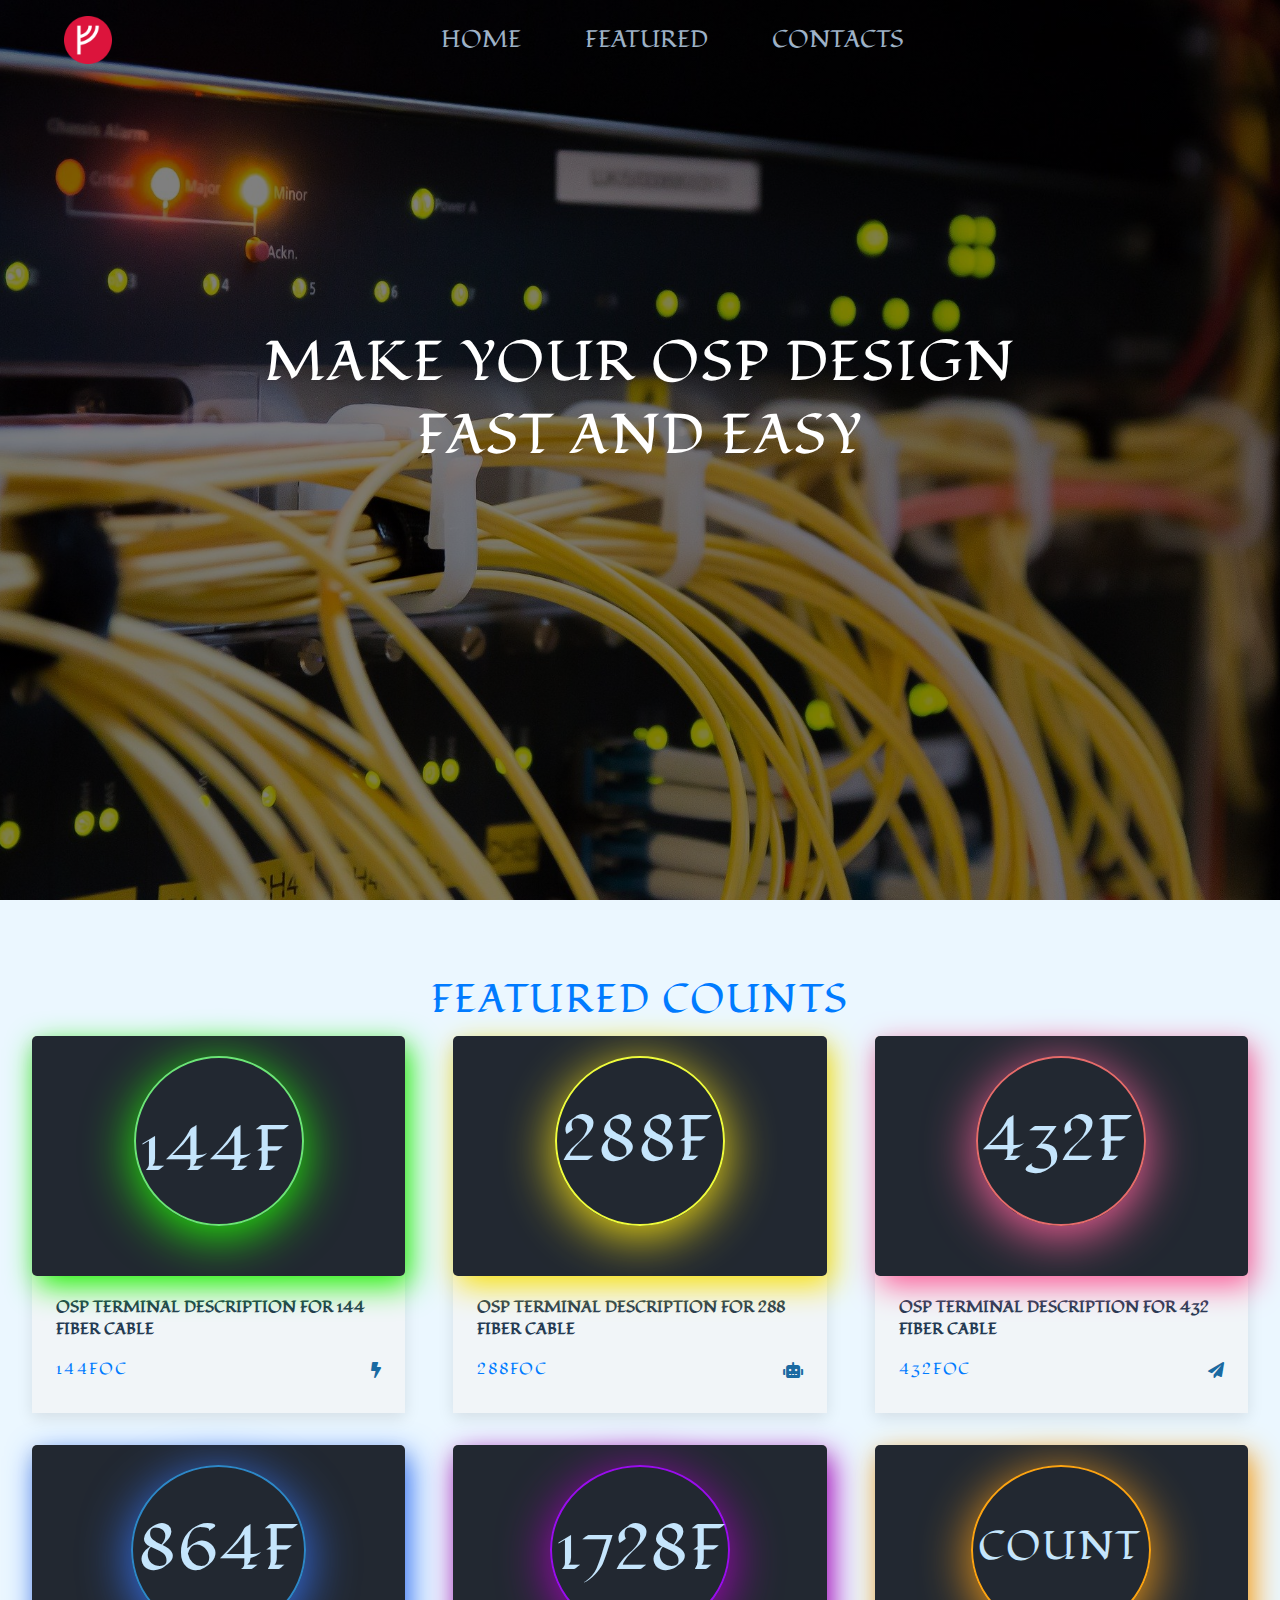
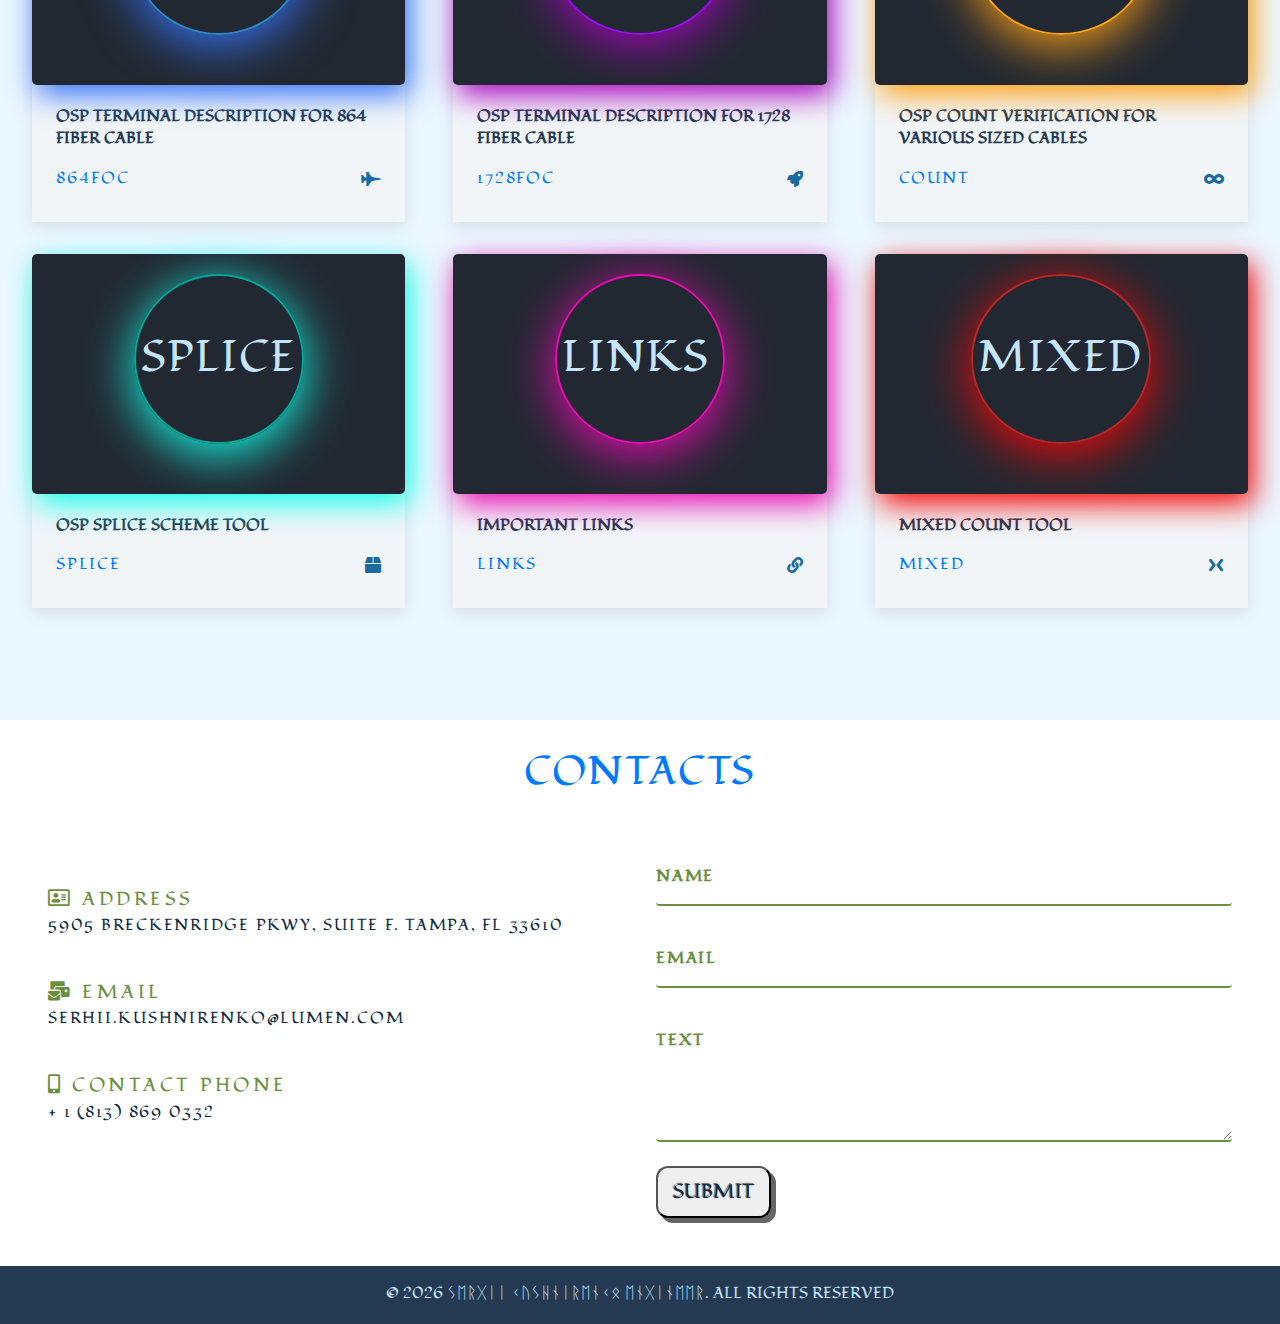
<file: index.html>
<!DOCTYPE html>
<html lang="en">
  <head>
    <meta charset="UTF-8" />
    <meta name="viewport" content="width=device-width, initial-scale=1.0" />
    <title>OSP DESIGN</title>
    <link rel="stylesheet" href="css/bootstrap.min.css">
    <link href="https://fonts.googleapis.com/css2?family=Fondamento&display=swap" rel="stylesheet">
    <link rel="shortcut icon" href="./img/favicon.ico" type="image/x-icon" />
    <!-- font-awesome -->
    <link rel="stylesheet" href="./fontawesome-free-5.12.1-web/css/all.min.css"/>
    <!-- font-awesome -->
    <link
      rel="stylesheet"
      href="https://cdnjs.cloudflare.com/ajax/libs/font-awesome/5.14.0/css/all.min.css"/>
    <!-- stylesheet -->
    <link rel="stylesheet" href="./css/styles.css"/>
  </head>
  <body>
      <div class="preloader d-flex justify-content-center align-items-center">
    <img src="./img/preloader.gif" alt="preloader">
  </div>
    <!-- navbar -->
    <nav class="nav navbar navbar-expand-lg px-3" id="navBar">
      <div class="nav-center">
        <div class="nav-header">
          <img src="./img/nav-logo.ico" class="nav-logo" alt="" />
            <button class="navbar-toggler" type="button" data-toggle='collapse' data-target='#myNav'>
      <span class="navbar-icon">
        <i class="fas fa-bars"></i>
      </span>
        </div>
        <ul class="nav-links navbar-nav mx-auto collapse navbar-collapse" id="myNav">
          <li class="nav-item active">
            <a href="#home" class="nav-link">HOME</a>
          </li>
          <li class="nav-item active">
            <a href="#featured" class="nav-link">FEATURED</a>
          </li>
          <li class="nav-item active">
            <a href="#contacts" class="nav-link">CONTACTS</a>
          </li>
        </ul>
      </div>
    </nav>
  <!-- end of nav element -->
    <!-- hero  -->
    <section class="hero">
      <div class="hero-center" >
        <article class="hero-info">
          <a href="#home" class="scroll-link"><h2>
            MAKE YOUR OSP DESIGN </br>
            FAST AND EASY
          </h2></a>
        </article>
      </div>
    </section>


<!-- featured -->
    <section class="section" id="featured">
      <!-- section-title -->
      <div class="section-title">
        <a href="#featured" class="scroll-link"><h2>featured counts</h2></a>
      </div>
      <!-- end of section-title -->
      <!-- featured-center -->
      <div class="section-center featured-center">
        <!-- single featured -->
          <article class="featured-card-one">
          <a href="osp_144.html">
          <div class="featured-img-container-one">
            <div class="featured-img-one">
              <div class="featured-box-one">
                <h1>144F</h1>
              </div>
            </div>
          </div>
          <!-- featured info -->
          <div class="featured-info-one">
            <p>
              OSP TERMINAL DESCRIPTION FOR 144 FIBER CABLE
            </p>
            <div class="featured-title-one">
              <h4>144FOC</h4>
              <p>
                <span>
                  <i class="fas fa-bolt"></i>
                </span>
              </p>
            </div>
          </div>
          </a>
        </article>
        <!-- end of single tour -->
        <!-- single featured -->
        <article class="featured-card-two">
          <a href="osp_288.html">
          <div class="featured-img-container-two">
            <div class="featured-img-two">
              <div class="featured-box-two">
                <h1>288F</h1>
              </div>
            </div>
          </div>
          <!-- featured info -->
          <div class="featured-info-two">
            <p>
              OSP TERMINAL DESCRIPTION FOR 288 FIBER CABLE
            </p>
            <div class="featured-title-two">
              <h4>288FOC</h4>
              <p>
                <span>
                  <i class="fas fa-robot"></i>
                </span>
              </p>
            </div>
          </div>
          </a>
        </article>
        <!-- end of single featured -->
        <!-- single featured -->
        <article class="featured-card-three">
          <a href="osp_432.html">
          <div class="featured-img-container-three">
            <div class="featured-img-three">
              <div class="featured-box-three">
                <h1>432F</h1>
              </div>
            </div>
          </div>
          <!-- featured info -->
          <div class="featured-info-three">
            <p>
              OSP TERMINAL DESCRIPTION FOR 432 FIBER CABLE
            </p>
            <div class="featured-title-three">
              <h4>432FOC</h4>
              <p>
                <span>
                  <i class="fas fa-paper-plane"></i>
                </span>
              </p>
            </div>
          </div>
          </a>
        </article>
        <!-- end of single featured -->
        <!-- single featured -->
        <article class="featured-card-four">
          <a href="osp_864.html">
          <div class="featured-img-container-four">
            <div class="featured-img-four">
              <div class="featured-box-four">
                <h1>864F</h1>
              </div>
            </div>
          </div>
          <!-- featured info -->
          <div class="featured-info-four">
            <p>
              OSP TERMINAL DESCRIPTION FOR 864 FIBER CABLE
            </p>
            <div class="featured-title-four">
              <h4>864FOC</h4>
              <p>
                <span>
                  <i class="fas fa-fighter-jet"></i>
                </span>
              </p>
            </div>
          </div>
          </a>
        </article>
        <!-- end of single featured -->
        <!-- single featured -->
        <article class="featured-card-five">
          <a href="osp_1728.html">
          <div class="featured-img-container-five">
            <div class="featured-img-five">
              <div class="featured-box-five">
                <h1>1728F</h1>
              </div>
            </div>
          </div>
          <!-- featured info -->
          <div class="featured-info-five">
            <p>
              OSP TERMINAL DESCRIPTION FOR 1728 FIBER CABLE
            </p>
            <div class="featured-title-five">
              <h4>1728FOC</h4>
              <p>
                <span>
                  <i class="fas fa-rocket"></i>
                </span>
              </p>
            </div>
          </div>
          </a>
        </article>
        <!-- end of single featured -->
        <!-- single featured -->
        <article class="featured-card-six">
          <a href="count.html">
          <div class="featured-img-container-six">
            <div class="featured-img-six">
              <div class="featured-box-six">
                <h1>COUNT</h1>
              </div>
            </div>
          </div>
          <!-- featured info -->
          <div class="featured-info-six">
            <p>
              OSP COUNT VERIFICATION FOR VARIOUS SIZED CABLES
            </p>
            <div class="featured-title-six">
              <h4>COUNT</h4>
              <p>
                <span>
                  <i class="fas fa-infinity"></i>
                </span>
              </p>
            </div>
          </div>
          </a>
        </article>
        <!-- end of single featured -->
        <!-- single featured -->
        <article class="featured-card-seven">
          <a href="splice.html">
          <div class="featured-img-container-seven">
            <div class="featured-img-seven">
              <div class="featured-box-seven">
                <h1>SPLICE</h1>
              </div>
            </div>
          </div>
          <!-- featured info -->
          <div class="featured-info-seven">
            <p>
              OSP SPLICE SCHEME TOOL
            </p>
            <div class="featured-title-seven">
              <h4>SPLICE</h4>
              <p>
                <span>
                  <i class="fas fa-box"></i>
                </span>
              </p>
            </div>
          </div>
          </a>
        </article>
        <!-- end of single featured -->
 <!-- single featured -->
        <article class="featured-card-eight">
          <a href="links.html">
          <div class="featured-img-container-eight">
            <div class="featured-img-eight">
              <div class="featured-box-eight">
                <h1>LINKS</h1>
              </div>
            </div>
          </div>
          <!-- featured info -->
          <div class="featured-info-eight">
            <p>
              IMPORTANT LINKS
            </p>
            <div class="featured-title-eight">
              <h4>LINKS</h4>
              <p>
                <span>
                  <i class="fas fa-link"></i>
                </span>
              </p>
            </div>
          </div>
          </a>
        </article>
        <!-- end of single featured -->
 <!-- single featured -->
        <article class="featured-card-nine">
          <a href="mixed.html">
          <div class="featured-img-container-nine">
            <div class="featured-img-nine">
              <div class="featured-box-nine">
                <h1>MIXED</h1>
              </div>
            </div>
          </div>
          <!-- featured info -->
          <div class="featured-info-nine">
            <p>
              MIXED COUNT TOOL
            </p>
            <div class="featured-title-nine">
              <h4>MIXED</h4>
              <p>
                <span>
                  <i class="fab fa-mixer"></i>
                </span>
              </p>
            </div>
          </div>
          </a>
        </article>
        <!-- end of single featured -->
      </div>
    </section>
    <!-- end of featured  -->

<section class="contact" id="contacts">
    <div class="section-title">
        <a href="#contacts" class="scroll-link"><h2>contacts</h2></a>
      </div>
      <div class="section-center clearfix">
        <!-- contact info -->
        <article class="contact-info">
          <!-- contact item -->
          <div class="contact-item">
            <h4 class="contact-title">
              <span class="contact-icon"
                ><i class="far fa-address-card"></i></span> address
            </h4>
            <h4 class="contact-text">5905 Breckenridge Pkwy, Suite F. Tampa, FL 33610</h4>
          </div>
          <!--end of  contact item -->
          <!-- contact item -->
          <div class="contact-item">
            <h4 class="contact-title">
              <span class="contact-icon"><i class="fas fa-mail-bulk"></i></span> email
            </h4>
            <h4 class="contact-text">Serhii.Kushnirenko@lumen.com</h4>
          </div>
          <!--end of  contact item -->
          <!-- contact item -->
          <div class="contact-item">
            <h3 class="contact-title">
              <span class="contact-icon"><i class="fas fa-mobile-alt"></i></i></span> contact phone
            </h3>
            <h4 class="contact-text">+ 1 (813) 869 0332</h4>
          </div>
          <!--end of  contact item -->
        </article>
        <!-- contact form -->
        <article class="contact-form">
          <form
            action="https://formspree.io/f/mwkwljdd"
            method="POST"
            class="form-group">
            <input
              type="text"
              name="name"
              placeholder="name"
              class="form-control"/>
            <input
              type="email"
              name="email"
              placeholder="email"
              class="form-control"
            />
            <textarea
              type="text"
              name="message"
              rows="4"
              class="form-control"
              placeholder="text"
            ></textarea>
            <button type="submit" class="main-btn">submit</button>
          </form>
        </article>
      </div>
    </section>
    <!-- end of contact -->


    <footer class="footer">
    <p>&copy; <span id="date"></span> ᛊᛖᚱᚷᛁᛁ ᚲᚢᛊᚺᚾᛁᚱᛖᚾᚲᛟ ᛖᚾᚷᛁᚾᛖᛖᚱ. ALL RIGHTS RESERVED</p>
    </footer>

<script>
date.innerHTML = new Date().getFullYear();
</script> 
<script>
window.addEventListener('load', () => document.querySelector('.preloader').classList.add('hidePreloader'));
</script>       
<script src="js/jquery-3.3.1.min.js"></script>
<script src="js/bootstrap.bundle.min.js"></script>
  </body>
</html>
</file>
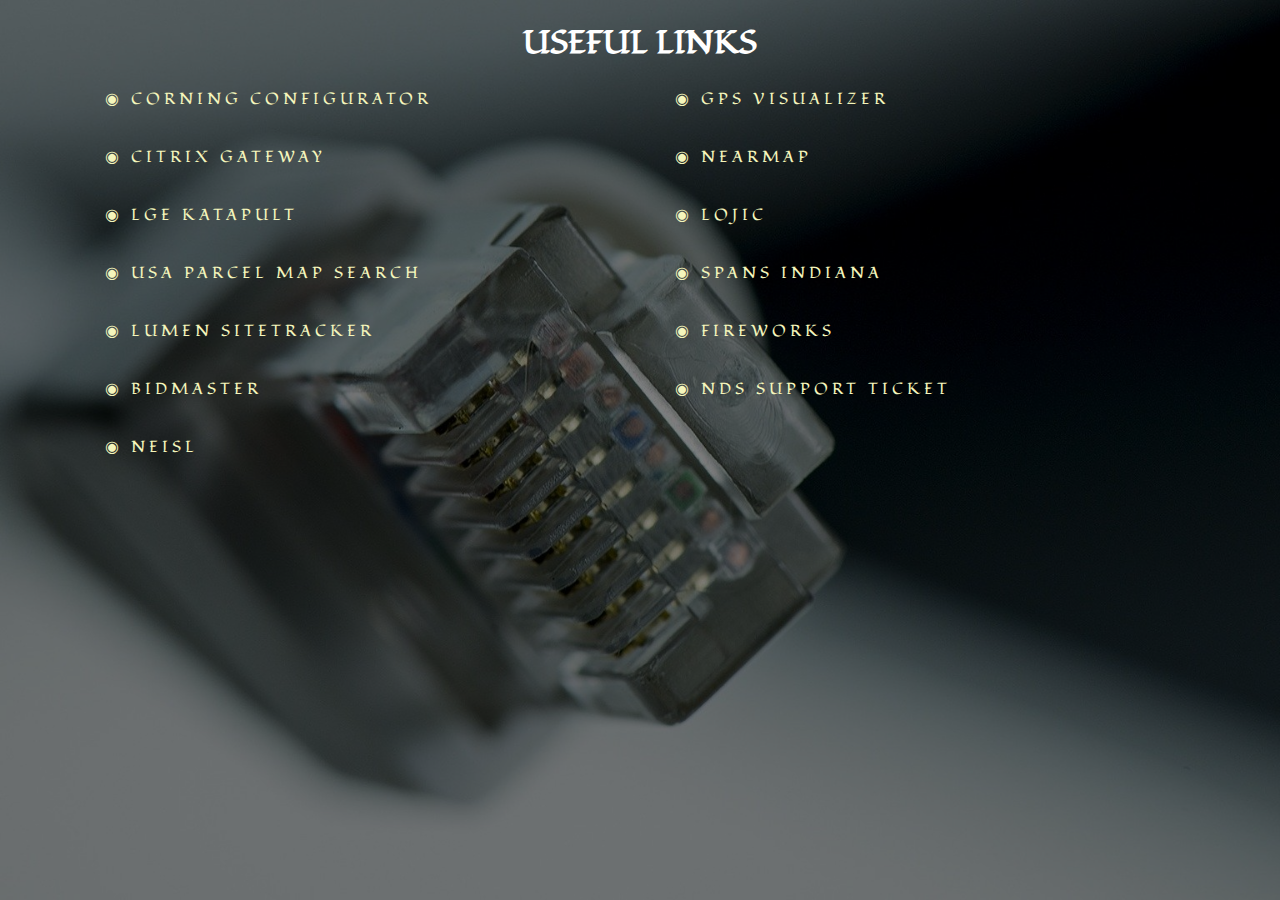
<file: links.html>
<!DOCTYPE html>
<html lang="en">

<head>
 <meta charset="UTF-8">
 <meta name="viewport" content="width=device-width, initial-scale=1.0">
 <meta http-equiv="X-UA-Compatible" content="ie=edge">
 <link rel="stylesheet" href="./css/bootstrap.min.css">
 <link rel="stylesheet" href="./css/mainlinks.css">
 <link href="https://fonts.googleapis.com/css2?family=Fondamento&display=swap" rel="stylesheet">
 <link rel="stylesheet" href="./css/all.css">
 <link rel="shortcut icon" href="./img/favicon.ico" type="image/x-icon"/>

 <title>USEFUL LINKS</title>
</head>
<body>

<h2 class="text-capitalize font-weight-bold text-center mt-4" id="text">USEFUL LINKS</h2>
 <div class="container">
  <div class="row">

  <div class="col-sm my-2">
    <ol id="selectable">
      <a href="https://commerce.corning.com/corningstorefront/corning/en/USD/login/" target="_blank">
      <div class="btn from-top">◉ CORNING CONFIGURATOR</div></a>
    </ol>
  </div>



  <div class="col-sm my-2">
    <ol id="selectable">
      <a href="https://www.gpsvisualizer.com/geocoder/" target="_blank">
      <div class="btn from-right">◉ GPS VISUALIZER</div></a>
    </ol>
  </div>


  <div class="col-sm my-2">
    <ol id="selectable">
      <a href="https://myworkspace-ddc.ctlaccess.centurylink.com/logon/LogonPoint/tmindex.html" target="_blank">
      <div class="btn from-bottom">◉ CITRIX GATEWAY</div></a>
    </ol>
  </div>


  <div class="col-sm my-2">
    <ol id="selectable">
      <a href="https://apps.nearmap.com/maps" target="_blank">
      <div class="btn from-left"> ◉ NEARMAP</div></a>
    </ol>
  </div>

    <div class="col-sm my-2">
    <ol id="selectable">
      <a href="https://lge.katapultwebservices.com/pole-application/#-MJmjdFhrOLk3gIvwSE-" target="_blank">
      <div class="btn from-center">◉ LGE KATAPULT</div></a>
    </ol>
  </div>


    <div class="col-sm my-2">
    <ol id="selectable">
      <a href="https://www.lojic.org/lojic-online" target="_blank">
      <div class="btn from-top">◉ LOJIC</div></a>
    </ol>
  </div>



  <div class="col-sm my-2">
    <ol id="selectable">
      <a href="https://beacon.schneidercorp.com/" target="_blank">
      <div class="btn from-right">◉ USA PARCEL MAP SEARCH</div></a>
    </ol>
  </div>


  <div class="col-sm my-2">
    <ol id="selectable">
      <a href="https://indiana.wlsspans.com/login" target="_blank">
      <div class="btn from-bottom">◉ SPANS INDIANA</div></a>
    </ol>
  </div>



    <div class="col-sm my-2">
    <ol id="selectable">
      <a href="https://lumn.lightning.force.com/lightning/r/sitetracker__StGridView__c/aAT5d000000g1NyGAI/view" target="_blank">
      <div class="btn from-left">◉ LUMEN SITETRACKER</div></a>
    </ol>
  </div>

  <div class="col-sm my-2">
    <ol id="selectable">
      <a href="https://fireworks.foss.corp.intranet/fireworks/index.cfm?fuseaction=project.view" target="_blank">
      <div class="btn from-center">◉ FIREWORKS</div></a>
    </ol>
  </div>



  <div class="col-sm my-2">
    <ol id="selectable">
      <a href="https://bidmaster.centurylink.com/bidmaster/index.cfm?fuseaction=home.start&ccsk=2F6D15E2-5056-B862-2D6EA28D0754F8F9" target="_blank">
      <div class="btn from-top">◉ BIDMASTER</div></a>
    </ol>
  </div>


  <div class="col-sm my-2">
    <ol id="selectable">
      <a href="https://mysupportdesk.service-now.com/nav_to.do?uri=%2Fmy_support_desk%2Fcom.glideapp.servicecatalog_cat_item_view.do%3Fv%3D1%26sysparm_id%3D91568365db2c7f04b8f0777a8c9619d1%26sysparm_link_parent%3De6fe16d01bd6a300fab1311d1e4bcbb5%26sysparm_catalog%3D916a56dcdbde6b4002fdd2984b961912%26sysparm_catalog_view%3Dcatalog_applications
      --" target="_blank">
      <div class="btn from-right">◉ NDS SUPPORT TICKET</div></a>
    </ol>
  </div>

  <div class="col-sm my-2">
    <ol id="selectable">
      <a href="https://neisl-react-prod.kubeodc-prod.corp.intranet/" target="_blank">
      <div class="btn from-left">◉ NEISL</div></a>
    </ol>
  </div>
  

  </div>
  </div>



 <!-- bootstrap js -->
 <script src="./js/bootstrap.bundle.min.js"></script>

</body>

</html>
</file>
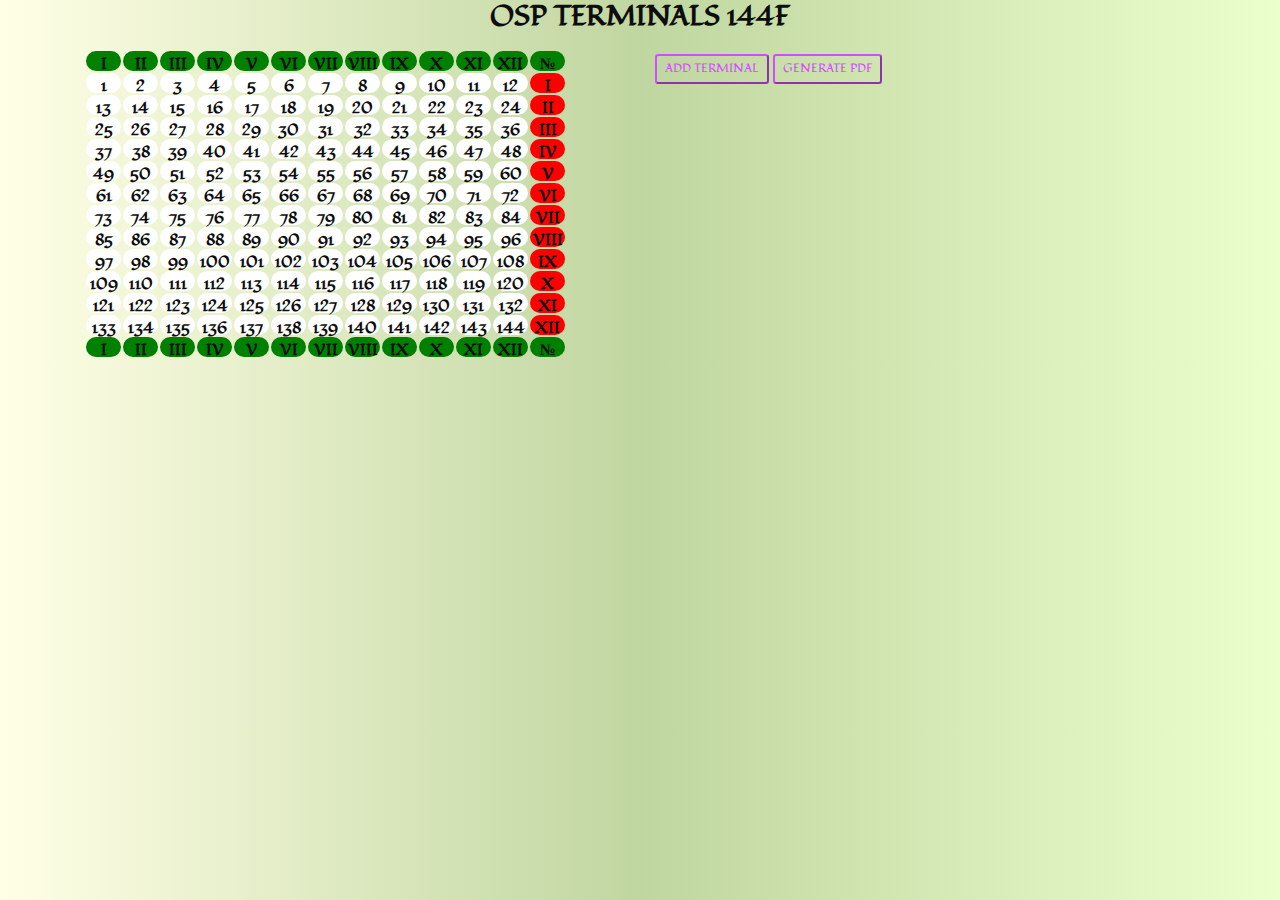
<file: osp_144.html>
<!DOCTYPE html>
<html lang="en">

<head>
 <meta charset="UTF-8">
 <meta name="viewport" content="width=device-width, initial-scale=1.0">
 <meta http-equiv="X-UA-Compatible" content="ie=edge">
 <link rel="stylesheet" href="./css/bootstrap.min.css">
 <link rel="stylesheet" href="./css/main144.css">
 <link href="https://fonts.googleapis.com/css2?family=Fondamento&display=swap" rel="stylesheet">
 <link rel="stylesheet" href="./css/all.css">
 <link rel="shortcut icon" href="./img/favicon.ico" type="image/x-icon"/>

 <title>OSP TERMINAL DESCRIPTION</title>
</head>
<body>
<h3 class="text-capitalize font-weight-bold text-center">OSP TERMINALS 144F</h3>
 <div class="container">
  <div class="row">
    <div class="col-lg-6 my-2">
    <ol id="selectable">
  <div class="btnlist" id="odin" style="background-color: green;">I</div>
  <div class="btnlist" id="odin" style="background-color: green;">II</div>
  <div class="btnlist" id="odin" style="background-color: green;">III</div>
  <div class="btnlist" id="odin" style="background-color: green;">IV</div>
  <div class="btnlist" id="odin" style="background-color: green;">V</div>
  <div class="btnlist" id="odin" style="background-color: green;">VI</div>
  <div class="btnlist" id="odin" style="background-color: green;">VII</div>
  <div class="btnlist" id="odin" style="background-color: green;">VIII</div>
  <div class="btnlist" id="odin" style="background-color: green;">IX</div>
  <div class="btnlist" id="odin" style="background-color: green;">X</div>
  <div class="btnlist" id="odin" style="background-color: green;">XI</div>
  <div class="btnlist" id="odin" style="background-color: green;">XII</div>
  <div class="btnlist" id="odin" style="background-color: green;">№</div>
  <div class="btnlist" id="firstlinka" onclick="selected(this)" style="background-color: white;">1</div>
  <div class="btnlist" id="secondlinka" onclick="selected(this)" style="background-color: white;">2</div>
  <div class="btnlist" id="thirdlinka" onclick="selected(this)" style="background-color: white;">3</div>
  <div class="btnlist" id="fourthlinka" onclick="selected(this)" style="background-color: white;">4</div>
  <div class="btnlist" id="fifthlinka" onclick="selected(this)" style="background-color: white;">5</div>
  <div class="btnlist" id="sixthlinka" onclick="selected(this)" style="background-color: white;">6</div>
  <div class="btnlist" id="seventhlinka" onclick="selected(this)" style="background-color: white;">7</div>
  <div class="btnlist" id="eighthlinka" onclick="selected(this)" style="background-color: white;">8</div>
  <div class="btnlist" id="ninthlinka" onclick="selected(this)" style="background-color: white;">9</div>
  <div class="btnlist" id="tenthlinka" onclick="selected(this)" style="background-color: white;">10</div>
  <div class="btnlist" id="eleventhlinka" onclick="selected(this)" style="background-color: white;">11</div>
  <div class="btnlist" id="twelvthinka" onclick="selected(this)" style="background-color: white;">12</div>
  <div class="btnlist" id="one" style="background-color: red;">I</div>
  <div class="btnlist" id="thirtenthlinka" onclick="selected(this)" style="background-color: white;">13</div>
  <div class="btnlist" id="fourteenthlinka" onclick="selected(this)" style="background-color: white;">14</div>
  <div class="btnlist" id="fifteenthlinka" onclick="selected(this)" style="background-color: white;">15</div>
  <div class="btnlist" id="sixteenthlinka" onclick="selected(this)" style="background-color: white;">16</div>
  <div class="btnlist" id="seventeenthlinka" onclick="selected(this)" style="background-color: white;">17</div>
  <div class="btnlist" id="eighteenthlinka" onclick="selected(this)" style="background-color: white;">18</div>
  <div class="btnlist" id="nineteenthlinka" onclick="selected(this)" style="background-color: white;">19</div>
  <div class="btnlist" id="20thlinka" onclick="selected(this)" style="background-color: white;">20</div>
  <div class="btnlist" id="21thlinka" onclick="selected(this)" style="background-color: white;">21</div>
  <div class="btnlist" id="22thlinka" onclick="selected(this)" style="background-color: white;">22</div>
  <div class="btnlist" id="23thlinka" onclick="selected(this)" style="background-color: white;">23</div>
  <div class="btnlist" id="24thlinka" onclick="selected(this)" style="background-color: white;">24</div>
  <div class="btnlist" id="two" style="background-color: red;">II</div>
  <div class="btnlist" id="25thlinka" onclick="selected(this)" style="background-color: white;">25</div>
  <div class="btnlist" id="26thlinka" onclick="selected(this)" style="background-color: white;">26</div>
  <div class="btnlist" id="27thlinka" onclick="selected(this)" style="background-color: white;">27</div>
  <div class="btnlist" id="28thlinka" onclick="selected(this)" style="background-color: white;">28</div>
  <div class="btnlist" id="29thlinka" onclick="selected(this)" style="background-color: white;">29</div>
  <div class="btnlist" id="30thlinka" onclick="selected(this)" style="background-color: white;">30</div>
  <div class="btnlist" id="31thlinka" onclick="selected(this)" style="background-color: white;">31</div>
  <div class="btnlist" id="32thlinka" onclick="selected(this)" style="background-color: white;">32</div>
  <div class="btnlist" id="33thlinka" onclick="selected(this)" style="background-color: white;">33</div>
  <div class="btnlist" id="34thlinka" onclick="selected(this)" style="background-color: white;">34</div>
  <div class="btnlist" id="35thlinka" onclick="selected(this)" style="background-color: white;">35</div>
  <div class="btnlist" id="36thlinka" onclick="selected(this)" style="background-color: white;">36</div>
  <div class="btnlist" id="three" style="background-color: red;">III</div>
  <div class="btnlist" id="37thlinka" onclick="selected(this)" style="background-color: white;">37</div>
  <div class="btnlist" id="38thlinka" onclick="selected(this)" style="background-color: white;">38</div>
  <div class="btnlist" id="39thlinka" onclick="selected(this)" style="background-color: white;">39</div>
  <div class="btnlist" id="40thlinka" onclick="selected(this)" style="background-color: white;">40</div>
  <div class="btnlist" id="41thlinka" onclick="selected(this)" style="background-color: white;">41</div>
  <div class="btnlist" id="42thlinka" onclick="selected(this)" style="background-color: white;">42</div>
  <div class="btnlist" id="43thlinka" onclick="selected(this)" style="background-color: white;">43</div>
  <div class="btnlist" id="44thlinka" onclick="selected(this)" style="background-color: white;">44</div>
  <div class="btnlist" id="45thlinka" onclick="selected(this)" style="background-color: white;">45</div>
  <div class="btnlist" id="46thlinka" onclick="selected(this)" style="background-color: white;">46</div>
  <div class="btnlist" id="47thlinka" onclick="selected(this)" style="background-color: white;">47</div>
  <div class="btnlist" id="48thlinka" onclick="selected(this)" style="background-color: white;">48</div>
  <div class="btnlist" id="four" style="background-color: red;">IV</div>
  <div class="btnlist" id="49thlinka" onclick="selected(this)" style="background-color: white;">49</div>
  <div class="btnlist" id="50thlinka" onclick="selected(this)" style="background-color: white;">50</div>
  <div class="btnlist" id="51thlinka" onclick="selected(this)" style="background-color: white;">51</div>
  <div class="btnlist" id="52thlinka" onclick="selected(this)" style="background-color: white;">52</div>
  <div class="btnlist" id="53thlinka" onclick="selected(this)" style="background-color: white;">53</div>
  <div class="btnlist" id="54thlinka" onclick="selected(this)" style="background-color: white;">54</div>
  <div class="btnlist" id="55thlinka" onclick="selected(this)" style="background-color: white;">55</div>
  <div class="btnlist" id="56thlinka" onclick="selected(this)" style="background-color: white;">56</div>
  <div class="btnlist" id="57thlinka" onclick="selected(this)" style="background-color: white;">57</div>
  <div class="btnlist" id="58thlinka" onclick="selected(this)" style="background-color: white;">58</div>
  <div class="btnlist" id="59thlinka" onclick="selected(this)" style="background-color: white;">59</div>
  <div class="btnlist" id="60thlinka" onclick="selected(this)" style="background-color: white;">60</div>
  <div class="btnlist" id="five" style="background-color: red;">V</div>
  <div class="btnlist" id="61thlinka" onclick="selected(this)" style="background-color: white;">61</div>
  <div class="btnlist" id="62thlinka" onclick="selected(this)" style="background-color: white;">62</div>
  <div class="btnlist" id="63thlinka" onclick="selected(this)" style="background-color: white;">63</div>
  <div class="btnlist" id="64thlinka" onclick="selected(this)" style="background-color: white;">64</div>
  <div class="btnlist" id="65thlinka" onclick="selected(this)" style="background-color: white;">65</div>
  <div class="btnlist" id="66thlinka" onclick="selected(this)" style="background-color: white;">66</div>
  <div class="btnlist" id="67thlinka" onclick="selected(this)" style="background-color: white;">67</div>
  <div class="btnlist" id="68thlinka" onclick="selected(this)" style="background-color: white;">68</div>
  <div class="btnlist" id="69thlinka" onclick="selected(this)" style="background-color: white;">69</div>
  <div class="btnlist" id="70thlinka" onclick="selected(this)" style="background-color: white;">70</div>
  <div class="btnlist" id="71thlinka" onclick="selected(this)" style="background-color: white;">71</div>
  <div class="btnlist" id="72thlinka" onclick="selected(this)" style="background-color: white;">72</div>
  <div class="btnlist" id="six" style="background-color: red;">VI</div>
  <div class="btnlist" id="73thlinka" onclick="selected(this)" style="background-color: white;">73</div>
  <div class="btnlist" id="74thlinka" onclick="selected(this)" style="background-color: white;">74</div>
  <div class="btnlist" id="75thlinka" onclick="selected(this)" style="background-color: white;">75</div>
  <div class="btnlist" id="76thlinka" onclick="selected(this)" style="background-color: white;">76</div>
  <div class="btnlist" id="77thlinka" onclick="selected(this)" style="background-color: white;">77</div>
  <div class="btnlist" id="78thlinka" onclick="selected(this)" style="background-color: white;">78</div>
  <div class="btnlist" id="79thlinka" onclick="selected(this)" style="background-color: white;">79</div>
  <div class="btnlist" id="80thlinka" onclick="selected(this)" style="background-color: white;">80</div>
  <div class="btnlist" id="81thlinka" onclick="selected(this)" style="background-color: white;">81</div>
  <div class="btnlist" id="82thlinka" onclick="selected(this)" style="background-color: white;">82</div>
  <div class="btnlist" id="83thlinka" onclick="selected(this)" style="background-color: white;">83</div>
  <div class="btnlist" id="84thlinka" onclick="selected(this)" style="background-color: white;">84</div>
  <div class="btnlist" id="seven" style="background-color: red;">VII</div>
  <div class="btnlist" id="85thlinka" onclick="selected(this)" style="background-color: white;">85</div>
  <div class="btnlist" id="86thlinka" onclick="selected(this)" style="background-color: white;">86</div>
  <div class="btnlist" id="87thlinka" onclick="selected(this)" style="background-color: white;">87</div>
  <div class="btnlist" id="88thlinka" onclick="selected(this)" style="background-color: white;">88</div>
  <div class="btnlist" id="89thlinka" onclick="selected(this)" style="background-color: white;">89</div>
  <div class="btnlist" id="90thlinka" onclick="selected(this)" style="background-color: white;">90</div>
  <div class="btnlist" id="91thlinka" onclick="selected(this)" style="background-color: white;">91</div>
  <div class="btnlist" id="92thlinka" onclick="selected(this)" style="background-color: white;">92</div>
  <div class="btnlist" id="93thlinka" onclick="selected(this)" style="background-color: white;">93</div>
  <div class="btnlist" id="94thlinka" onclick="selected(this)" style="background-color: white;">94</div>
  <div class="btnlist" id="95thlinka" onclick="selected(this)" style="background-color: white;">95</div>
  <div class="btnlist" id="96thlinka" onclick="selected(this)" style="background-color: white;">96</div>
  <div class="btnlist" id="eight" style="background-color: red;">VIII</div>
  <div class="btnlist" id="97thlinka" onclick="selected(this)" style="background-color: white;">97</div>
  <div class="btnlist" id="98thlinka" onclick="selected(this)" style="background-color: white;">98</div>
  <div class="btnlist" id="99thlinka" onclick="selected(this)" style="background-color: white;">99</div>
  <div class="btnlist" id="100thlinka" onclick="selected(this)" style="background-color: white;">100</div>
  <div class="btnlist" id="101thlinka" onclick="selected(this)" style="background-color: white;">101</div>
  <div class="btnlist" id="102thlinka" onclick="selected(this)" style="background-color: white;">102</div>
  <div class="btnlist" id="103thlinka" onclick="selected(this)" style="background-color: white;">103</div>
  <div class="btnlist" id="104thlinka" onclick="selected(this)" style="background-color: white;">104</div>
  <div class="btnlist" id="105thlinka" onclick="selected(this)" style="background-color: white;">105</div>
  <div class="btnlist" id="106thlinka" onclick="selected(this)" style="background-color: white;">106</div>
  <div class="btnlist" id="107thlinka" onclick="selected(this)" style="background-color: white;">107</div>
  <div class="btnlist" id="108thlinka" onclick="selected(this)" style="background-color: white;">108</div>
  <div class="btnlist" id="nine" style="background-color: red;">IX</div>
  <div class="btnlist" id="109thlinka" onclick="selected(this)" style="background-color: white;">109</div>
  <div class="btnlist" id="110thlinka" onclick="selected(this)" style="background-color: white;">110</div>
  <div class="btnlist" id="111thlinka" onclick="selected(this)" style="background-color: white;">111</div>
  <div class="btnlist" id="112thlinka" onclick="selected(this)" style="background-color: white;">112</div>
  <div class="btnlist" id="113thlinka" onclick="selected(this)" style="background-color: white;">113</div>
  <div class="btnlist" id="114thlinka" onclick="selected(this)" style="background-color: white;">114</div>
  <div class="btnlist" id="115thlinka" onclick="selected(this)" style="background-color: white;">115</div>
  <div class="btnlist" id="116thlinka" onclick="selected(this)" style="background-color: white;">116</div>
  <div class="btnlist" id="117thlinka" onclick="selected(this)" style="background-color: white;">117</div>
  <div class="btnlist" id="118thlinka" onclick="selected(this)" style="background-color: white;">118</div>
  <div class="btnlist" id="119thlinka" onclick="selected(this)" style="background-color: white;">119</div>
  <div class="btnlist" id="120thlinka" onclick="selected(this)" style="background-color: white;">120</div>
  <div class="btnlist" id="ten" style="background-color: red;">X</div>
  <div class="btnlist" id="121thlinka" onclick="selected(this)" style="background-color: white;">121</div>
  <div class="btnlist" id="122thlinka" onclick="selected(this)" style="background-color: white;">122</div>
  <div class="btnlist" id="123thlinka" onclick="selected(this)" style="background-color: white;">123</div>
  <div class="btnlist" id="124thlinka" onclick="selected(this)" style="background-color: white;">124</div>
  <div class="btnlist" id="125thlinka" onclick="selected(this)" style="background-color: white;">125</div>
  <div class="btnlist" id="126thlinka" onclick="selected(this)" style="background-color: white;">126</div>
  <div class="btnlist" id="127thlinka" onclick="selected(this)" style="background-color: white;">127</div>
  <div class="btnlist" id="128thlinka" onclick="selected(this)" style="background-color: white;">128</div>
  <div class="btnlist" id="129thlinka" onclick="selected(this)" style="background-color: white;">129</div>
  <div class="btnlist" id="130thlinka" onclick="selected(this)" style="background-color: white;">130</div>
  <div class="btnlist" id="131thlinka" onclick="selected(this)" style="background-color: white;">131</div>
  <div class="btnlist" id="132thlinka" onclick="selected(this)" style="background-color: white;">132</div>
  <div class="btnlist" id="eleven" style="background-color: red;">XI</div>
  <div class="btnlist" id="133thlinka" onclick="selected(this)" style="background-color: white;">133</div>
  <div class="btnlist" id="134thlinka" onclick="selected(this)" style="background-color: white;">134</div>
  <div class="btnlist" id="135thlinka" onclick="selected(this)" style="background-color: white;">135</div>
  <div class="btnlist" id="136thlinka" onclick="selected(this)" style="background-color: white;">136</div>
  <div class="btnlist" id="137thlinka" onclick="selected(this)" style="background-color: white;">137</div>
  <div class="btnlist" id="138thlinka" onclick="selected(this)" style="background-color: white;">138</div>
  <div class="btnlist" id="139thlinka" onclick="selected(this)" style="background-color: white;">139</div>
  <div class="btnlist" id="140thlinka" onclick="selected(this)" style="background-color: white;">140</div>
  <div class="btnlist" id="141thlinka" onclick="selected(this)" style="background-color: white;">141</div>
  <div class="btnlist" id="142thlinka" onclick="selected(this)" style="background-color: white;">142</div>
  <div class="btnlist" id="143thlinka" onclick="selected(this)" style="background-color: white;">143</div>
  <div class="btnlist" id="144thlinka" onclick="selected(this)" style="background-color: white;">144</div>
  <div class="btnlist" id="twelve" style="background-color: red;">XII</div>
  <div class="btnlist" id="odin" style="background-color: green;">I</div>
  <div class="btnlist" id="odin" style="background-color: green;">II</div>
  <div class="btnlist" id="odin" style="background-color: green;">III</div>
  <div class="btnlist" id="odin" style="background-color: green;">IV</div>
  <div class="btnlist" id="odin" style="background-color: green;">V</div>
  <div class="btnlist" id="odin" style="background-color: green;">VI</div>
  <div class="btnlist" id="odin" style="background-color: green;">VII</div>
  <div class="btnlist" id="odin" style="background-color: green;">VIII</div>
  <div class="btnlist" id="odin" style="background-color: green;">IX</div>
  <div class="btnlist" id="odin" style="background-color: green;">X</div>
  <div class="btnlist" id="odin" style="background-color: green;">XI</div>
  <div class="btnlist" id="odin" style="background-color: green;">XII</div>
  <div class="btnlist" id="odin" style="background-color: green;">№</div>
</ol>
    
    
    </div>
     
    <div class="col-11 col-lg-6 my-2">
    <div id="noprint">
      <button class="btn-sm my-1 show-btn" id="show-btn">add terminal</button>
      <button class="btn-sm my-1 show-btn" id="show-btn" onclick=" window.print();return false;">generate pdf
      </button>
    <div class="card card-body my-3 terminal-card">
     <a href="#" class="close-btn mt-1">
      <i class="far fa-times-circle"></i>
     </a>
     <div class="feedback alert w-75 text-capitalize">
      osp feedback
     </div>


    
     <form id="terminal-form">
      <!-- single input -->
      <div class="form-group">
       <div class="divider"></div>
       <textarea class="w-100" id="terminal-input" rows="1" placeholder="Terminal #"></textarea>
      </textarea>
       <textarea class="w-100" id="terminala-input" rows="1" placeholder="Terminal specs: e.g. 4P - 50'"></textarea>
       <textarea class="w-100" id="terminalb-input" rows="1" placeholder="Terminal address"></textarea>
       <textarea class="w-100" id="terminalc-input" rows="1" placeholder="Terminal count: e.g. H1001, 000-000"></textarea>
       <textarea class="w-100" id="terminald-input" rows="1" placeholder="# of tams associated with terminal: e.g. 8 tams"></textarea>
      </div>
      <!-- end of single input -->
      <button type="submit" class="btn-sm submitBtn w-30">save</button>
     </form>
     
     </div>

    </div>
   </div>
  </div>
    
    <div class="row px-2" id="terminals-list">
    </div>
    
   </div>

  </div>
 </div>



 <!-- jquery -->
 <script src="./js/jquery-3.3.1.min.js"></script>
 <!-- bootstrap js -->
 <script src="./js/bootstrap.bundle.min.js"></script>
 <!-- script js -->
 <script src="./js/script144.js"></script>
 <script src="./js/app144.js"></script>

</body>

</html>
</file>
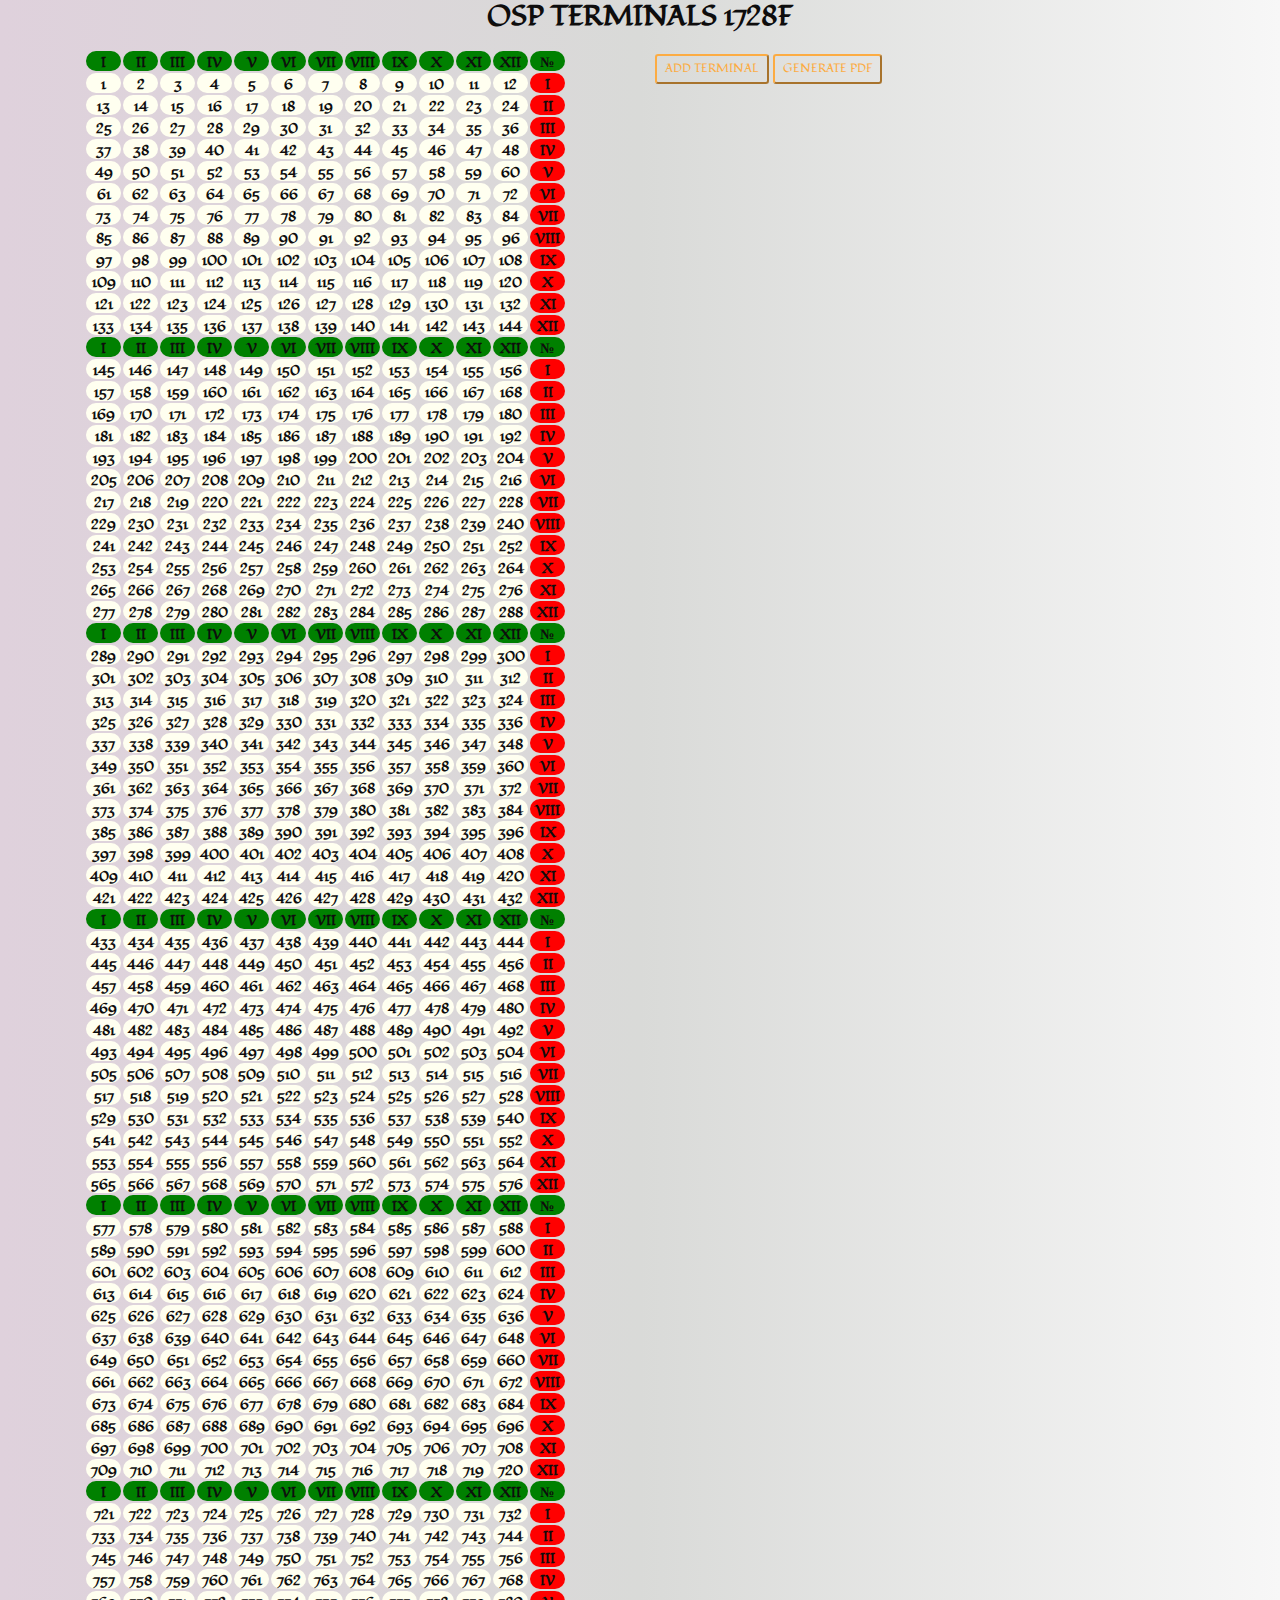
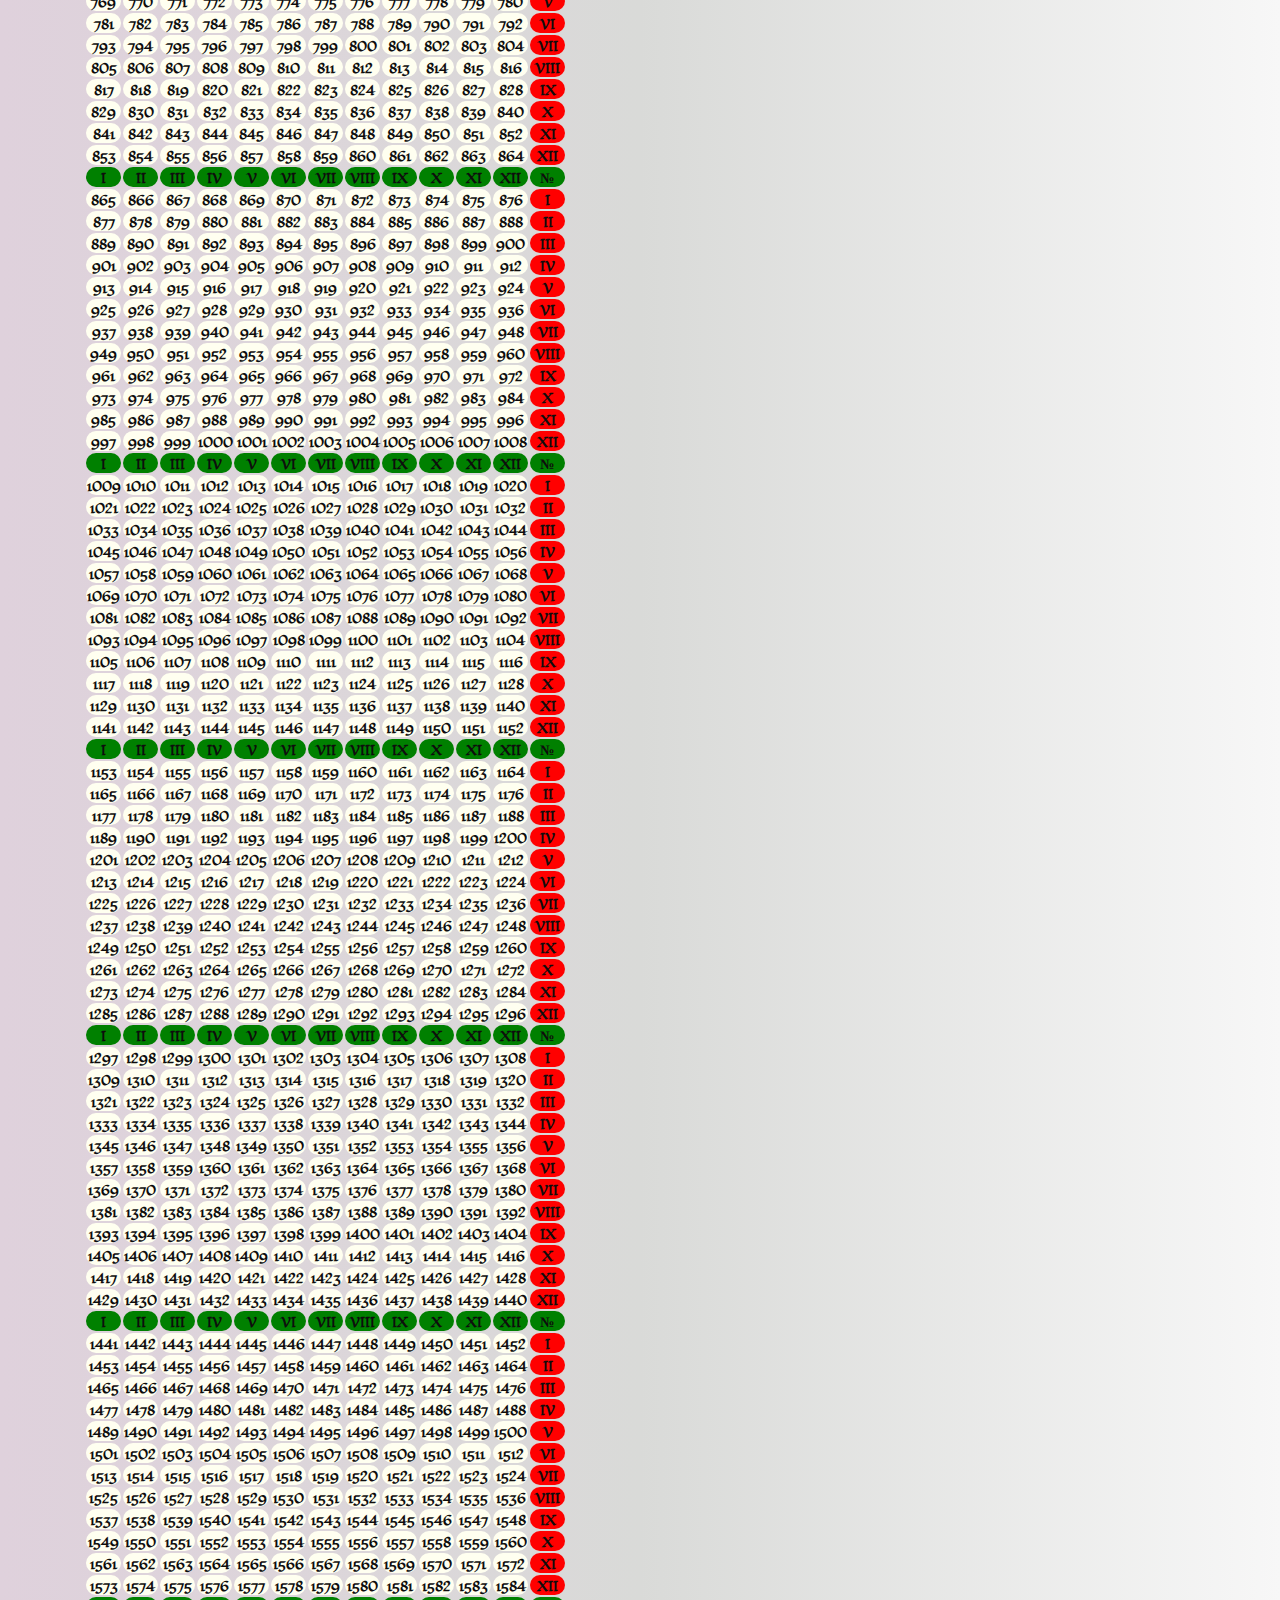
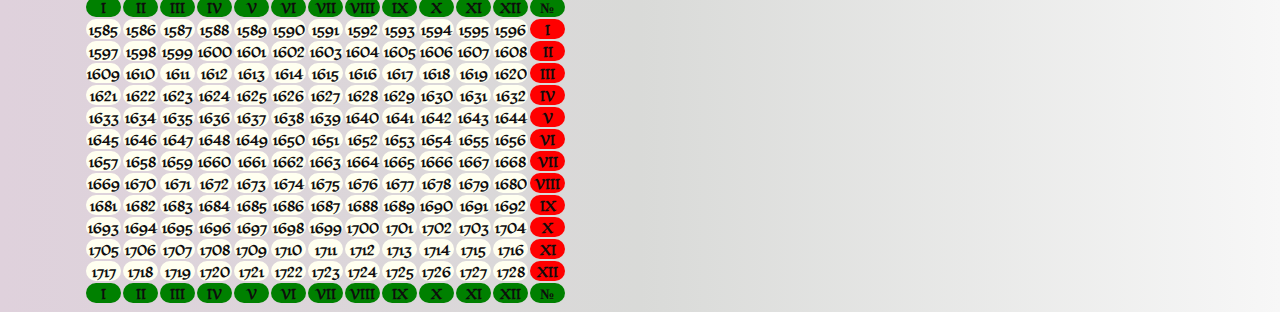
<file: osp_1728.html>
<!DOCTYPE html>
<html lang="en">

<head>
 <meta charset="UTF-8">
 <meta name="viewport" content="width=device-width, initial-scale=1.0">
 <meta http-equiv="X-UA-Compatible" content="ie=edge">
 <link rel="stylesheet" href="./css/bootstrap.min.css">
 <link rel="stylesheet" href="./css/main1728.css">
 <link href="https://fonts.googleapis.com/css2?family=Fondamento&display=swap" rel="stylesheet">
 <link rel="stylesheet" href="./css/all.css">
 <link rel="shortcut icon" href="./img/favicon.ico" type="image/x-icon"/>
 <title>OSP TERMINAL DESCRIPTION 1728F</title>
</head>
<body>
<h3 class="text-capitalize font-weight-bold text-center">OSP TERMINALS 1728F</h3>
 <div class="container">
  <div class="row">
    <div class="col-lg-6 my-2">
    <ol id="selectable">
  <div class="btnlist" id="odin" style="background-color: green;">I</div>
  <div class="btnlist" id="odin" style="background-color: green;">II</div>
  <div class="btnlist" id="odin" style="background-color: green;">III</div>
  <div class="btnlist" id="odin" style="background-color: green;">IV</div>
  <div class="btnlist" id="odin" style="background-color: green;">V</div>
  <div class="btnlist" id="odin" style="background-color: green;">VI</div>
  <div class="btnlist" id="odin" style="background-color: green;">VII</div>
  <div class="btnlist" id="odin" style="background-color: green;">VIII</div>
  <div class="btnlist" id="odin" style="background-color: green;">IX</div>
  <div class="btnlist" id="odin" style="background-color: green;">X</div>
  <div class="btnlist" id="odin" style="background-color: green;">XI</div>
  <div class="btnlist" id="odin" style="background-color: green;">XII</div>
  <div class="btnlist" id="odin" style="background-color: green;">№</div>
  <div class="btnlist" id="firstlink" onclick="selected(this)" style="background-color: ivory;">1</div>
  <div class="btnlist" id="secondlink" onclick="selected(this)" style="background-color: ivory;">2</div>
  <div class="btnlist" id="thirdlink" onclick="selected(this)" style="background-color: ivory;">3</div>
  <div class="btnlist" id="fourthlink" onclick="selected(this)" style="background-color: ivory;">4</div>
  <div class="btnlist" id="fifthlink" onclick="selected(this)" style="background-color: ivory;">5</div>
  <div class="btnlist" id="sixthlink" onclick="selected(this)" style="background-color: ivory;">6</div>
  <div class="btnlist" id="seventhlink" onclick="selected(this)" style="background-color: ivory;">7</div>
  <div class="btnlist" id="eighthlink" onclick="selected(this)" style="background-color: ivory;">8</div>
  <div class="btnlist" id="ninthlink" onclick="selected(this)" style="background-color: ivory;">9</div>
  <div class="btnlist" id="tenthlink" onclick="selected(this)" style="background-color: ivory;">10</div>
  <div class="btnlist" id="eleventhlink" onclick="selected(this)" style="background-color: ivory;">11</div>
  <div class="btnlist" id="twelvthink" onclick="selected(this)" style="background-color: ivory;">12</div>
  <div class="btnlist" id="one" style="background-color: red;">I</div>
  <div class="btnlist" id="thirtenthlink" onclick="selected(this)" style="background-color: ivory;">13</div>
  <div class="btnlist" id="fourteenthlink" onclick="selected(this)" style="background-color: ivory;">14</div>
  <div class="btnlist" id="fifteenthlink" onclick="selected(this)" style="background-color: ivory;">15</div>
  <div class="btnlist" id="sixteenthlink" onclick="selected(this)" style="background-color: ivory;">16</div>
  <div class="btnlist" id="seventeenthlink" onclick="selected(this)" style="background-color: ivory;">17</div>
  <div class="btnlist" id="eighteenthlink" onclick="selected(this)" style="background-color: ivory;">18</div>
  <div class="btnlist" id="nineteenthlink" onclick="selected(this)" style="background-color: ivory;">19</div>
  <div class="btnlist" id="20thlink" onclick="selected(this)" style="background-color: ivory;">20</div>
  <div class="btnlist" id="21thlink" onclick="selected(this)" style="background-color: ivory;">21</div>
  <div class="btnlist" id="22thlink" onclick="selected(this)" style="background-color: ivory;">22</div>
  <div class="btnlist" id="23thlink" onclick="selected(this)" style="background-color: ivory;">23</div>
  <div class="btnlist" id="24thlink" onclick="selected(this)" style="background-color: ivory;">24</div>
  <div class="btnlist" id="two" style="background-color: red;">II</div>
  <div class="btnlist" id="25thlink" onclick="selected(this)" style="background-color: ivory;">25</div>
  <div class="btnlist" id="26thlink" onclick="selected(this)" style="background-color: ivory;">26</div>
  <div class="btnlist" id="27thlink" onclick="selected(this)" style="background-color: ivory;">27</div>
  <div class="btnlist" id="28thlink" onclick="selected(this)" style="background-color: ivory;">28</div>
  <div class="btnlist" id="29thlink" onclick="selected(this)" style="background-color: ivory;">29</div>
  <div class="btnlist" id="30thlink" onclick="selected(this)" style="background-color: ivory;">30</div>
  <div class="btnlist" id="31thlink" onclick="selected(this)" style="background-color: ivory;">31</div>
  <div class="btnlist" id="32thlink" onclick="selected(this)" style="background-color: ivory;">32</div>
  <div class="btnlist" id="33thlink" onclick="selected(this)" style="background-color: ivory;">33</div>
  <div class="btnlist" id="34thlink" onclick="selected(this)" style="background-color: ivory;">34</div>
  <div class="btnlist" id="35thlink" onclick="selected(this)" style="background-color: ivory;">35</div>
  <div class="btnlist" id="36thlink" onclick="selected(this)" style="background-color: ivory;">36</div>
  <div class="btnlist" id="three" style="background-color: red;">III</div>
  <div class="btnlist" id="37thlink" onclick="selected(this)" style="background-color: ivory;">37</div>
  <div class="btnlist" id="38thlink" onclick="selected(this)" style="background-color: ivory;">38</div>
  <div class="btnlist" id="39thlink" onclick="selected(this)" style="background-color: ivory;">39</div>
  <div class="btnlist" id="40thlink" onclick="selected(this)" style="background-color: ivory;">40</div>
  <div class="btnlist" id="41thlink" onclick="selected(this)" style="background-color: ivory;">41</div>
  <div class="btnlist" id="42thlink" onclick="selected(this)" style="background-color: ivory;">42</div>
  <div class="btnlist" id="43thlink" onclick="selected(this)" style="background-color: ivory;">43</div>
  <div class="btnlist" id="44thlink" onclick="selected(this)" style="background-color: ivory;">44</div>
  <div class="btnlist" id="45thlink" onclick="selected(this)" style="background-color: ivory;">45</div>
  <div class="btnlist" id="46thlink" onclick="selected(this)" style="background-color: ivory;">46</div>
  <div class="btnlist" id="47thlink" onclick="selected(this)" style="background-color: ivory;">47</div>
  <div class="btnlist" id="48thlink" onclick="selected(this)" style="background-color: ivory;">48</div>
  <div class="btnlist" id="four" style="background-color: red;">IV</div>
  <div class="btnlist" id="49thlink" onclick="selected(this)" style="background-color: ivory;">49</div>
  <div class="btnlist" id="50thlink" onclick="selected(this)" style="background-color: ivory;">50</div>
  <div class="btnlist" id="51thlink" onclick="selected(this)" style="background-color: ivory;">51</div>
  <div class="btnlist" id="52thlink" onclick="selected(this)" style="background-color: ivory;">52</div>
  <div class="btnlist" id="53thlink" onclick="selected(this)" style="background-color: ivory;">53</div>
  <div class="btnlist" id="54thlink" onclick="selected(this)" style="background-color: ivory;">54</div>
  <div class="btnlist" id="55thlink" onclick="selected(this)" style="background-color: ivory;">55</div>
  <div class="btnlist" id="56thlink" onclick="selected(this)" style="background-color: ivory;">56</div>
  <div class="btnlist" id="57thlink" onclick="selected(this)" style="background-color: ivory;">57</div>
  <div class="btnlist" id="58thlink" onclick="selected(this)" style="background-color: ivory;">58</div>
  <div class="btnlist" id="59thlink" onclick="selected(this)" style="background-color: ivory;">59</div>
  <div class="btnlist" id="60thlink" onclick="selected(this)" style="background-color: ivory;">60</div>
  <div class="btnlist" id="five" style="background-color: red;">V</div>
  <div class="btnlist" id="61thlink" onclick="selected(this)" style="background-color: ivory;">61</div>
  <div class="btnlist" id="62thlink" onclick="selected(this)" style="background-color: ivory;">62</div>
  <div class="btnlist" id="63thlink" onclick="selected(this)" style="background-color: ivory;">63</div>
  <div class="btnlist" id="64thlink" onclick="selected(this)" style="background-color: ivory;">64</div>
  <div class="btnlist" id="65thlink" onclick="selected(this)" style="background-color: ivory;">65</div>
  <div class="btnlist" id="66thlink" onclick="selected(this)" style="background-color: ivory;">66</div>
  <div class="btnlist" id="67thlink" onclick="selected(this)" style="background-color: ivory;">67</div>
  <div class="btnlist" id="68thlink" onclick="selected(this)" style="background-color: ivory;">68</div>
  <div class="btnlist" id="69thlink" onclick="selected(this)" style="background-color: ivory;">69</div>
  <div class="btnlist" id="70thlink" onclick="selected(this)" style="background-color: ivory;">70</div>
  <div class="btnlist" id="71thlink" onclick="selected(this)" style="background-color: ivory;">71</div>
  <div class="btnlist" id="72thlink" onclick="selected(this)" style="background-color: ivory;">72</div>
  <div class="btnlist" id="six" style="background-color: red;">VI</div>
  <div class="btnlist" id="73thlink" onclick="selected(this)" style="background-color: ivory;">73</div>
  <div class="btnlist" id="74thlink" onclick="selected(this)" style="background-color: ivory;">74</div>
  <div class="btnlist" id="75thlink" onclick="selected(this)" style="background-color: ivory;">75</div>
  <div class="btnlist" id="76thlink" onclick="selected(this)" style="background-color: ivory;">76</div>
  <div class="btnlist" id="77thlink" onclick="selected(this)" style="background-color: ivory;">77</div>
  <div class="btnlist" id="78thlink" onclick="selected(this)" style="background-color: ivory;">78</div>
  <div class="btnlist" id="79thlink" onclick="selected(this)" style="background-color: ivory;">79</div>
  <div class="btnlist" id="80thlink" onclick="selected(this)" style="background-color: ivory;">80</div>
  <div class="btnlist" id="81thlink" onclick="selected(this)" style="background-color: ivory;">81</div>
  <div class="btnlist" id="82thlink" onclick="selected(this)" style="background-color: ivory;">82</div>
  <div class="btnlist" id="83thlink" onclick="selected(this)" style="background-color: ivory;">83</div>
  <div class="btnlist" id="84thlink" onclick="selected(this)" style="background-color: ivory;">84</div>
  <div class="btnlist" id="seven" style="background-color: red;">VII</div>
  <div class="btnlist" id="85thlink" onclick="selected(this)" style="background-color: ivory;">85</div>
  <div class="btnlist" id="86thlink" onclick="selected(this)" style="background-color: ivory;">86</div>
  <div class="btnlist" id="87thlink" onclick="selected(this)" style="background-color: ivory;">87</div>
  <div class="btnlist" id="88thlink" onclick="selected(this)" style="background-color: ivory;">88</div>
  <div class="btnlist" id="89thlink" onclick="selected(this)" style="background-color: ivory;">89</div>
  <div class="btnlist" id="90thlink" onclick="selected(this)" style="background-color: ivory;">90</div>
  <div class="btnlist" id="91thlink" onclick="selected(this)" style="background-color: ivory;">91</div>
  <div class="btnlist" id="92thlink" onclick="selected(this)" style="background-color: ivory;">92</div>
  <div class="btnlist" id="93thlink" onclick="selected(this)" style="background-color: ivory;">93</div>
  <div class="btnlist" id="94thlink" onclick="selected(this)" style="background-color: ivory;">94</div>
  <div class="btnlist" id="95thlink" onclick="selected(this)" style="background-color: ivory;">95</div>
  <div class="btnlist" id="96thlink" onclick="selected(this)" style="background-color: ivory;">96</div>
  <div class="btnlist" id="eight" style="background-color: red;">VIII</div>
  <div class="btnlist" id="97thlink" onclick="selected(this)" style="background-color: ivory;">97</div>
  <div class="btnlist" id="98thlink" onclick="selected(this)" style="background-color: ivory;">98</div>
  <div class="btnlist" id="99thlink" onclick="selected(this)" style="background-color: ivory;">99</div>
  <div class="btnlist" id="100thlink" onclick="selected(this)" style="background-color: ivory;">100</div>
  <div class="btnlist" id="101thlink" onclick="selected(this)" style="background-color: ivory;">101</div>
  <div class="btnlist" id="102thlink" onclick="selected(this)" style="background-color: ivory;">102</div>
  <div class="btnlist" id="103thlink" onclick="selected(this)" style="background-color: ivory;">103</div>
  <div class="btnlist" id="104thlink" onclick="selected(this)" style="background-color: ivory;">104</div>
  <div class="btnlist" id="105thlink" onclick="selected(this)" style="background-color: ivory;">105</div>
  <div class="btnlist" id="106thlink" onclick="selected(this)" style="background-color: ivory;">106</div>
  <div class="btnlist" id="107thlink" onclick="selected(this)" style="background-color: ivory;">107</div>
  <div class="btnlist" id="108thlink" onclick="selected(this)" style="background-color: ivory;">108</div>
  <div class="btnlist" id="nine" style="background-color: red;">IX</div>
  <div class="btnlist" id="109thlink" onclick="selected(this)" style="background-color: ivory;">109</div>
  <div class="btnlist" id="110thlink" onclick="selected(this)" style="background-color: ivory;">110</div>
  <div class="btnlist" id="111thlink" onclick="selected(this)" style="background-color: ivory;">111</div>
  <div class="btnlist" id="112thlink" onclick="selected(this)" style="background-color: ivory;">112</div>
  <div class="btnlist" id="113thlink" onclick="selected(this)" style="background-color: ivory;">113</div>
  <div class="btnlist" id="114thlink" onclick="selected(this)" style="background-color: ivory;">114</div>
  <div class="btnlist" id="115thlink" onclick="selected(this)" style="background-color: ivory;">115</div>
  <div class="btnlist" id="116thlink" onclick="selected(this)" style="background-color: ivory;">116</div>
  <div class="btnlist" id="117thlink" onclick="selected(this)" style="background-color: ivory;">117</div>
  <div class="btnlist" id="118thlink" onclick="selected(this)" style="background-color: ivory;">118</div>
  <div class="btnlist" id="119thlink" onclick="selected(this)" style="background-color: ivory;">119</div>
  <div class="btnlist" id="120thlink" onclick="selected(this)" style="background-color: ivory;">120</div>
  <div class="btnlist" id="ten" style="background-color: red;">X</div>
  <div class="btnlist" id="121thlink" onclick="selected(this)" style="background-color: ivory;">121</div>
  <div class="btnlist" id="122thlink" onclick="selected(this)" style="background-color: ivory;">122</div>
  <div class="btnlist" id="123thlink" onclick="selected(this)" style="background-color: ivory;">123</div>
  <div class="btnlist" id="124thlink" onclick="selected(this)" style="background-color: ivory;">124</div>
  <div class="btnlist" id="125thlink" onclick="selected(this)" style="background-color: ivory;">125</div>
  <div class="btnlist" id="126thlink" onclick="selected(this)" style="background-color: ivory;">126</div>
  <div class="btnlist" id="127thlink" onclick="selected(this)" style="background-color: ivory;">127</div>
  <div class="btnlist" id="128thlink" onclick="selected(this)" style="background-color: ivory;">128</div>
  <div class="btnlist" id="129thlink" onclick="selected(this)" style="background-color: ivory;">129</div>
  <div class="btnlist" id="130thlink" onclick="selected(this)" style="background-color: ivory;">130</div>
  <div class="btnlist" id="131thlink" onclick="selected(this)" style="background-color: ivory;">131</div>
  <div class="btnlist" id="132thlink" onclick="selected(this)" style="background-color: ivory;">132</div>
  <div class="btnlist" id="eleven" style="background-color: red;">XI</div>
  <div class="btnlist" id="133thlink" onclick="selected(this)" style="background-color: ivory;">133</div>
  <div class="btnlist" id="134thlink" onclick="selected(this)" style="background-color: ivory;">134</div>
  <div class="btnlist" id="135thlink" onclick="selected(this)" style="background-color: ivory;">135</div>
  <div class="btnlist" id="136thlink" onclick="selected(this)" style="background-color: ivory;">136</div>
  <div class="btnlist" id="137thlink" onclick="selected(this)" style="background-color: ivory;">137</div>
  <div class="btnlist" id="138thlink" onclick="selected(this)" style="background-color: ivory;">138</div>
  <div class="btnlist" id="139thlink" onclick="selected(this)" style="background-color: ivory;">139</div>
  <div class="btnlist" id="140thlink" onclick="selected(this)" style="background-color: ivory;">140</div>
  <div class="btnlist" id="141thlink" onclick="selected(this)" style="background-color: ivory;">141</div>
  <div class="btnlist" id="142thlink" onclick="selected(this)" style="background-color: ivory;">142</div>
  <div class="btnlist" id="143thlink" onclick="selected(this)" style="background-color: ivory;">143</div>
  <div class="btnlist" id="144thlink" onclick="selected(this)" style="background-color: ivory;">144</div>
  <div class="btnlist" id="twelve" style="background-color: red;">XII</div>
<div class="btnlist" id="odin" style="background-color: green;">I</div>
<div class="btnlist" id="odin" style="background-color: green;">II</div>
<div class="btnlist" id="odin" style="background-color: green;">III</div>
<div class="btnlist" id="odin" style="background-color: green;">IV</div>
<div class="btnlist" id="odin" style="background-color: green;">V</div>
<div class="btnlist" id="odin" style="background-color: green;">VI</div>
<div class="btnlist" id="odin" style="background-color: green;">VII</div>
<div class="btnlist" id="odin" style="background-color: green;">VIII</div>
<div class="btnlist" id="odin" style="background-color: green;">IX</div>
<div class="btnlist" id="odin" style="background-color: green;">X</div>
<div class="btnlist" id="odin" style="background-color: green;">XI</div>
<div class="btnlist" id="odin" style="background-color: green;">XII</div>
<div class="btnlist" id="odin" style="background-color: green;">№</div>
<div class="btnlist" id="145thlink" onclick="selected(this)" style="background-color: ivory;">145</div>
<div class="btnlist" id="146thlink" onclick="selected(this)" style="background-color: ivory;">146</div>
<div class="btnlist" id="147thlink" onclick="selected(this)" style="background-color: ivory;">147</div>
<div class="btnlist" id="148thlink" onclick="selected(this)" style="background-color: ivory;">148</div>
<div class="btnlist" id="149thlink" onclick="selected(this)" style="background-color: ivory;">149</div>
<div class="btnlist" id="150thlink" onclick="selected(this)" style="background-color: ivory;">150</div>
<div class="btnlist" id="151thlink" onclick="selected(this)" style="background-color: ivory;">151</div>
<div class="btnlist" id="152thlink" onclick="selected(this)" style="background-color: ivory;">152</div>
<div class="btnlist" id="153thlink" onclick="selected(this)" style="background-color: ivory;">153</div>
<div class="btnlist" id="154thlink" onclick="selected(this)" style="background-color: ivory;">154</div>
<div class="btnlist" id="155thlink" onclick="selected(this)" style="background-color: ivory;">155</div>
<div class="btnlist" id="156thlink" onclick="selected(this)" style="background-color: ivory;">156</div>
<div class="btnlist" id="one" style="background-color: red;">I</div>
<div class="btnlist" id="157thlink" onclick="selected(this)" style="background-color: ivory;">157</div>
<div class="btnlist" id="158thlink" onclick="selected(this)" style="background-color: ivory;">158</div>
<div class="btnlist" id="159thlink" onclick="selected(this)" style="background-color: ivory;">159</div>
<div class="btnlist" id="160thlink" onclick="selected(this)" style="background-color: ivory;">160</div>
<div class="btnlist" id="161thlink" onclick="selected(this)" style="background-color: ivory;">161</div>
<div class="btnlist" id="162thlink" onclick="selected(this)" style="background-color: ivory;">162</div>
<div class="btnlist" id="163thlink" onclick="selected(this)" style="background-color: ivory;">163</div>
<div class="btnlist" id="164thlink" onclick="selected(this)" style="background-color: ivory;">164</div>
<div class="btnlist" id="165thlink" onclick="selected(this)" style="background-color: ivory;">165</div>
<div class="btnlist" id="166thlink" onclick="selected(this)" style="background-color: ivory;">166</div>
<div class="btnlist" id="167thlink" onclick="selected(this)" style="background-color: ivory;">167</div>
<div class="btnlist" id="168thlink" onclick="selected(this)" style="background-color: ivory;">168</div>
<div class="btnlist" id="two" style="background-color: red;">II</div>
<div class="btnlist" id="169thlink" onclick="selected(this)" style="background-color: ivory;">169</div>
<div class="btnlist" id="170thlink" onclick="selected(this)" style="background-color: ivory;">170</div>
<div class="btnlist" id="171thlink" onclick="selected(this)" style="background-color: ivory;">171</div>
<div class="btnlist" id="172thlink" onclick="selected(this)" style="background-color: ivory;">172</div>
<div class="btnlist" id="173thlink" onclick="selected(this)" style="background-color: ivory;">173</div>
<div class="btnlist" id="174thlink" onclick="selected(this)" style="background-color: ivory;">174</div>
<div class="btnlist" id="175thlink" onclick="selected(this)" style="background-color: ivory;">175</div>
<div class="btnlist" id="176thlink" onclick="selected(this)" style="background-color: ivory;">176</div>
<div class="btnlist" id="177thlink" onclick="selected(this)" style="background-color: ivory;">177</div>
<div class="btnlist" id="178thlink" onclick="selected(this)" style="background-color: ivory;">178</div>
<div class="btnlist" id="179thlink" onclick="selected(this)" style="background-color: ivory;">179</div>
<div class="btnlist" id="180thlink" onclick="selected(this)" style="background-color: ivory;">180</div>
<div class="btnlist" id="three" style="background-color: red;">III</div>
<div class="btnlist" id="181thlink" onclick="selected(this)" style="background-color: ivory;">181</div>
<div class="btnlist" id="182thlink" onclick="selected(this)" style="background-color: ivory;">182</div>
<div class="btnlist" id="183thlink" onclick="selected(this)" style="background-color: ivory;">183</div>
<div class="btnlist" id="184thlink" onclick="selected(this)" style="background-color: ivory;">184</div>
<div class="btnlist" id="185thlink" onclick="selected(this)" style="background-color: ivory;">185</div>
<div class="btnlist" id="186thlink" onclick="selected(this)" style="background-color: ivory;">186</div>
<div class="btnlist" id="187thlink" onclick="selected(this)" style="background-color: ivory;">187</div>
<div class="btnlist" id="188thlink" onclick="selected(this)" style="background-color: ivory;">188</div>
<div class="btnlist" id="189thlink" onclick="selected(this)" style="background-color: ivory;">189</div>
<div class="btnlist" id="190thlink" onclick="selected(this)" style="background-color: ivory;">190</div>
<div class="btnlist" id="191thlink" onclick="selected(this)" style="background-color: ivory;">191</div>
<div class="btnlist" id="192thlink" onclick="selected(this)" style="background-color: ivory;">192</div>
<div class="btnlist" id="four" style="background-color: red;">IV</div>
<div class="btnlist" id="193thlink" onclick="selected(this)" style="background-color: ivory;">193</div>
<div class="btnlist" id="194thlink" onclick="selected(this)" style="background-color: ivory;">194</div>
<div class="btnlist" id="195thlink" onclick="selected(this)" style="background-color: ivory;">195</div>
<div class="btnlist" id="196thlink" onclick="selected(this)" style="background-color: ivory;">196</div>
<div class="btnlist" id="197thlink" onclick="selected(this)" style="background-color: ivory;">197</div>
<div class="btnlist" id="198thlink" onclick="selected(this)" style="background-color: ivory;">198</div>
<div class="btnlist" id="199thlink" onclick="selected(this)" style="background-color: ivory;">199</div>
<div class="btnlist" id="200thlink" onclick="selected(this)" style="background-color: ivory;">200</div>
<div class="btnlist" id="201thlink" onclick="selected(this)" style="background-color: ivory;">201</div>
<div class="btnlist" id="202thlink" onclick="selected(this)" style="background-color: ivory;">202</div>
<div class="btnlist" id="203thlink" onclick="selected(this)" style="background-color: ivory;">203</div>
<div class="btnlist" id="204thlink" onclick="selected(this)" style="background-color: ivory;">204</div>
<div class="btnlist" id="five" style="background-color: red;">V</div>
<div class="btnlist" id="205thlink" onclick="selected(this)" style="background-color: ivory;">205</div>
<div class="btnlist" id="206thlink" onclick="selected(this)" style="background-color: ivory;">206</div>
<div class="btnlist" id="207thlink" onclick="selected(this)" style="background-color: ivory;">207</div>
<div class="btnlist" id="208thlink" onclick="selected(this)" style="background-color: ivory;">208</div>
<div class="btnlist" id="209thlink" onclick="selected(this)" style="background-color: ivory;">209</div>
<div class="btnlist" id="210thlink" onclick="selected(this)" style="background-color: ivory;">210</div>
<div class="btnlist" id="211thlink" onclick="selected(this)" style="background-color: ivory;">211</div>
<div class="btnlist" id="212thlink" onclick="selected(this)" style="background-color: ivory;">212</div>
<div class="btnlist" id="213thlink" onclick="selected(this)" style="background-color: ivory;">213</div>
<div class="btnlist" id="214thlink" onclick="selected(this)" style="background-color: ivory;">214</div>
<div class="btnlist" id="215thlink" onclick="selected(this)" style="background-color: ivory;">215</div>
<div class="btnlist" id="216thlink" onclick="selected(this)" style="background-color: ivory;">216</div>
<div class="btnlist" id="six" style="background-color: red;">VI</div>
<div class="btnlist" id="217thlink" onclick="selected(this)" style="background-color: ivory;">217</div>
<div class="btnlist" id="218thlink" onclick="selected(this)" style="background-color: ivory;">218</div>
<div class="btnlist" id="219thlink" onclick="selected(this)" style="background-color: ivory;">219</div>
<div class="btnlist" id="220thlink" onclick="selected(this)" style="background-color: ivory;">220</div>
<div class="btnlist" id="221thlink" onclick="selected(this)" style="background-color: ivory;">221</div>
<div class="btnlist" id="222thlink" onclick="selected(this)" style="background-color: ivory;">222</div>
<div class="btnlist" id="223thlink" onclick="selected(this)" style="background-color: ivory;">223</div>
<div class="btnlist" id="224thlink" onclick="selected(this)" style="background-color: ivory;">224</div>
<div class="btnlist" id="225thlink" onclick="selected(this)" style="background-color: ivory;">225</div>
<div class="btnlist" id="226thlink" onclick="selected(this)" style="background-color: ivory;">226</div>
<div class="btnlist" id="227thlink" onclick="selected(this)" style="background-color: ivory;">227</div>
<div class="btnlist" id="228thlink" onclick="selected(this)" style="background-color: ivory;">228</div>
<div class="btnlist" id="seven" style="background-color: red;">VII</div>
<div class="btnlist" id="229thlink" onclick="selected(this)" style="background-color: ivory;">229</div>
<div class="btnlist" id="230thlink" onclick="selected(this)" style="background-color: ivory;">230</div>
<div class="btnlist" id="231thlink" onclick="selected(this)" style="background-color: ivory;">231</div>
<div class="btnlist" id="232thlink" onclick="selected(this)" style="background-color: ivory;">232</div>
<div class="btnlist" id="233thlink" onclick="selected(this)" style="background-color: ivory;">233</div>
<div class="btnlist" id="234thlink" onclick="selected(this)" style="background-color: ivory;">234</div>
<div class="btnlist" id="235thlink" onclick="selected(this)" style="background-color: ivory;">235</div>
<div class="btnlist" id="236thlink" onclick="selected(this)" style="background-color: ivory;">236</div>
<div class="btnlist" id="237thlink" onclick="selected(this)" style="background-color: ivory;">237</div>
<div class="btnlist" id="238thlink" onclick="selected(this)" style="background-color: ivory;">238</div>
<div class="btnlist" id="239thlink" onclick="selected(this)" style="background-color: ivory;">239</div>
<div class="btnlist" id="240thlink" onclick="selected(this)" style="background-color: ivory;">240</div>
<div class="btnlist" id="eight" style="background-color: red;">VIII</div>
<div class="btnlist" id="241thlink" onclick="selected(this)" style="background-color: ivory;">241</div>
<div class="btnlist" id="242thlink" onclick="selected(this)" style="background-color: ivory;">242</div>
<div class="btnlist" id="243thlink" onclick="selected(this)" style="background-color: ivory;">243</div>
<div class="btnlist" id="244thlink" onclick="selected(this)" style="background-color: ivory;">244</div>
<div class="btnlist" id="245thlink" onclick="selected(this)" style="background-color: ivory;">245</div>
<div class="btnlist" id="246thlink" onclick="selected(this)" style="background-color: ivory;">246</div>
<div class="btnlist" id="247thlink" onclick="selected(this)" style="background-color: ivory;">247</div>
<div class="btnlist" id="248thlink" onclick="selected(this)" style="background-color: ivory;">248</div>
<div class="btnlist" id="249thlink" onclick="selected(this)" style="background-color: ivory;">249</div>
<div class="btnlist" id="250thlink" onclick="selected(this)" style="background-color: ivory;">250</div>
<div class="btnlist" id="251thlink" onclick="selected(this)" style="background-color: ivory;">251</div>
<div class="btnlist" id="252thlink" onclick="selected(this)" style="background-color: ivory;">252</div>
<div class="btnlist" id="nine" style="background-color: red;">IX</div>
<div class="btnlist" id="253thlink" onclick="selected(this)" style="background-color: ivory;">253</div>
<div class="btnlist" id="254thlink" onclick="selected(this)" style="background-color: ivory;">254</div>
<div class="btnlist" id="255thlink" onclick="selected(this)" style="background-color: ivory;">255</div>
<div class="btnlist" id="256thlink" onclick="selected(this)" style="background-color: ivory;">256</div>
<div class="btnlist" id="257thlink" onclick="selected(this)" style="background-color: ivory;">257</div>
<div class="btnlist" id="258thlink" onclick="selected(this)" style="background-color: ivory;">258</div>
<div class="btnlist" id="259thlink" onclick="selected(this)" style="background-color: ivory;">259</div>
<div class="btnlist" id="260thlink" onclick="selected(this)" style="background-color: ivory;">260</div>
<div class="btnlist" id="261thlink" onclick="selected(this)" style="background-color: ivory;">261</div>
<div class="btnlist" id="262thlink" onclick="selected(this)" style="background-color: ivory;">262</div>
<div class="btnlist" id="263thlink" onclick="selected(this)" style="background-color: ivory;">263</div>
<div class="btnlist" id="264thlink" onclick="selected(this)" style="background-color: ivory;">264</div>
<div class="btnlist" id="ten" style="background-color: red;">X</div>
<div class="btnlist" id="265thlink" onclick="selected(this)" style="background-color: ivory;">265</div>
<div class="btnlist" id="266thlink" onclick="selected(this)" style="background-color: ivory;">266</div>
<div class="btnlist" id="267thlink" onclick="selected(this)" style="background-color: ivory;">267</div>
<div class="btnlist" id="268thlink" onclick="selected(this)" style="background-color: ivory;">268</div>
<div class="btnlist" id="269thlink" onclick="selected(this)" style="background-color: ivory;">269</div>
<div class="btnlist" id="270thlink" onclick="selected(this)" style="background-color: ivory;">270</div>
<div class="btnlist" id="271thlink" onclick="selected(this)" style="background-color: ivory;">271</div>
<div class="btnlist" id="272thlink" onclick="selected(this)" style="background-color: ivory;">272</div>
<div class="btnlist" id="273thlink" onclick="selected(this)" style="background-color: ivory;">273</div>
<div class="btnlist" id="274thlink" onclick="selected(this)" style="background-color: ivory;">274</div>
<div class="btnlist" id="275thlink" onclick="selected(this)" style="background-color: ivory;">275</div>
<div class="btnlist" id="276thlink" onclick="selected(this)" style="background-color: ivory;">276</div>
<div class="btnlist" id="eleven" style="background-color: red;">XI</div>
<div class="btnlist" id="277thlink" onclick="selected(this)" style="background-color: ivory;">277</div>
<div class="btnlist" id="278thlink" onclick="selected(this)" style="background-color: ivory;">278</div>
<div class="btnlist" id="279thlink" onclick="selected(this)" style="background-color: ivory;">279</div>
<div class="btnlist" id="280thlink" onclick="selected(this)" style="background-color: ivory;">280</div>
<div class="btnlist" id="281thlink" onclick="selected(this)" style="background-color: ivory;">281</div>
<div class="btnlist" id="282thlink" onclick="selected(this)" style="background-color: ivory;">282</div>
<div class="btnlist" id="283thlink" onclick="selected(this)" style="background-color: ivory;">283</div>
<div class="btnlist" id="284thlink" onclick="selected(this)" style="background-color: ivory;">284</div>
<div class="btnlist" id="285thlink" onclick="selected(this)" style="background-color: ivory;">285</div>
<div class="btnlist" id="286thlink" onclick="selected(this)" style="background-color: ivory;">286</div>
<div class="btnlist" id="287thlink" onclick="selected(this)" style="background-color: ivory;">287</div>
<div class="btnlist" id="288thlink" onclick="selected(this)" style="background-color: ivory;">288</div>
<div class="btnlist" id="twelve" style="background-color: red;">XII</div>
<div class="btnlist" id="odin" style="background-color: green;">I</div>
<div class="btnlist" id="odin" style="background-color: green;">II</div>
<div class="btnlist" id="odin" style="background-color: green;">III</div>
<div class="btnlist" id="odin" style="background-color: green;">IV</div>
<div class="btnlist" id="odin" style="background-color: green;">V</div>
<div class="btnlist" id="odin" style="background-color: green;">VI</div>
<div class="btnlist" id="odin" style="background-color: green;">VII</div>
<div class="btnlist" id="odin" style="background-color: green;">VIII</div>
<div class="btnlist" id="odin" style="background-color: green;">IX</div>
<div class="btnlist" id="odin" style="background-color: green;">X</div>
<div class="btnlist" id="odin" style="background-color: green;">XI</div>
<div class="btnlist" id="odin" style="background-color: green;">XII</div>
<div class="btnlist" id="odin" style="background-color: green;">№</div>
<div class="btnlist" id="289thlink" onclick="selected(this)" style="background-color: ivory;">289</div>
<div class="btnlist" id="290thlink" onclick="selected(this)" style="background-color: ivory;">290</div>
<div class="btnlist" id="291thlink" onclick="selected(this)" style="background-color: ivory;">291</div>
<div class="btnlist" id="292thlink" onclick="selected(this)" style="background-color: ivory;">292</div>
<div class="btnlist" id="293thlink" onclick="selected(this)" style="background-color: ivory;">293</div>
<div class="btnlist" id="294thlink" onclick="selected(this)" style="background-color: ivory;">294</div>
<div class="btnlist" id="295thlink" onclick="selected(this)" style="background-color: ivory;">295</div>
<div class="btnlist" id="296thlink" onclick="selected(this)" style="background-color: ivory;">296</div>
<div class="btnlist" id="297thlink" onclick="selected(this)" style="background-color: ivory;">297</div>
<div class="btnlist" id="298thlink" onclick="selected(this)" style="background-color: ivory;">298</div>
<div class="btnlist" id="299thlink" onclick="selected(this)" style="background-color: ivory;">299</div>
<div class="btnlist" id="300thlink" onclick="selected(this)" style="background-color: ivory;">300</div>
<div class="btnlist" id="one" style="background-color: red;">I</div>
<div class="btnlist" id="301thlink" onclick="selected(this)" style="background-color: ivory;">301</div>
<div class="btnlist" id="302thlink" onclick="selected(this)" style="background-color: ivory;">302</div>
<div class="btnlist" id="303thlink" onclick="selected(this)" style="background-color: ivory;">303</div>
<div class="btnlist" id="304thlink" onclick="selected(this)" style="background-color: ivory;">304</div>
<div class="btnlist" id="305thlink" onclick="selected(this)" style="background-color: ivory;">305</div>
<div class="btnlist" id="306thlink" onclick="selected(this)" style="background-color: ivory;">306</div>
<div class="btnlist" id="307thlink" onclick="selected(this)" style="background-color: ivory;">307</div>
<div class="btnlist" id="308thlink" onclick="selected(this)" style="background-color: ivory;">308</div>
<div class="btnlist" id="309thlink" onclick="selected(this)" style="background-color: ivory;">309</div>
<div class="btnlist" id="310thlink" onclick="selected(this)" style="background-color: ivory;">310</div>
<div class="btnlist" id="311thlink" onclick="selected(this)" style="background-color: ivory;">311</div>
<div class="btnlist" id="312thlink" onclick="selected(this)" style="background-color: ivory;">312</div>
<div class="btnlist" id="two" style="background-color: red;">II</div>
<div class="btnlist" id="313thlink" onclick="selected(this)" style="background-color: ivory;">313</div>
<div class="btnlist" id="314thlink" onclick="selected(this)" style="background-color: ivory;">314</div>
<div class="btnlist" id="315thlink" onclick="selected(this)" style="background-color: ivory;">315</div>
<div class="btnlist" id="316thlink" onclick="selected(this)" style="background-color: ivory;">316</div>
<div class="btnlist" id="317thlink" onclick="selected(this)" style="background-color: ivory;">317</div>
<div class="btnlist" id="318thlink" onclick="selected(this)" style="background-color: ivory;">318</div>
<div class="btnlist" id="319thlink" onclick="selected(this)" style="background-color: ivory;">319</div>
<div class="btnlist" id="320thlink" onclick="selected(this)" style="background-color: ivory;">320</div>
<div class="btnlist" id="321thlink" onclick="selected(this)" style="background-color: ivory;">321</div>
<div class="btnlist" id="322thlink" onclick="selected(this)" style="background-color: ivory;">322</div>
<div class="btnlist" id="323thlink" onclick="selected(this)" style="background-color: ivory;">323</div>
<div class="btnlist" id="324thlink" onclick="selected(this)" style="background-color: ivory;">324</div>
<div class="btnlist" id="three" style="background-color: red;">III</div>
<div class="btnlist" id="325thlink" onclick="selected(this)" style="background-color: ivory;">325</div>
<div class="btnlist" id="326thlink" onclick="selected(this)" style="background-color: ivory;">326</div>
<div class="btnlist" id="327thlink" onclick="selected(this)" style="background-color: ivory;">327</div>
<div class="btnlist" id="328thlink" onclick="selected(this)" style="background-color: ivory;">328</div>
<div class="btnlist" id="329thlink" onclick="selected(this)" style="background-color: ivory;">329</div>
<div class="btnlist" id="330thlink" onclick="selected(this)" style="background-color: ivory;">330</div>
<div class="btnlist" id="331thlink" onclick="selected(this)" style="background-color: ivory;">331</div>
<div class="btnlist" id="332thlink" onclick="selected(this)" style="background-color: ivory;">332</div>
<div class="btnlist" id="333thlink" onclick="selected(this)" style="background-color: ivory;">333</div>
<div class="btnlist" id="334thlink" onclick="selected(this)" style="background-color: ivory;">334</div>
<div class="btnlist" id="335thlink" onclick="selected(this)" style="background-color: ivory;">335</div>
<div class="btnlist" id="336thlink" onclick="selected(this)" style="background-color: ivory;">336</div>
<div class="btnlist" id="four" style="background-color: red;">IV</div>
<div class="btnlist" id="337thlink" onclick="selected(this)" style="background-color: ivory;">337</div>
<div class="btnlist" id="338thlink" onclick="selected(this)" style="background-color: ivory;">338</div>
<div class="btnlist" id="339thlink" onclick="selected(this)" style="background-color: ivory;">339</div>
<div class="btnlist" id="340thlink" onclick="selected(this)" style="background-color: ivory;">340</div>
<div class="btnlist" id="341thlink" onclick="selected(this)" style="background-color: ivory;">341</div>
<div class="btnlist" id="342thlink" onclick="selected(this)" style="background-color: ivory;">342</div>
<div class="btnlist" id="343thlink" onclick="selected(this)" style="background-color: ivory;">343</div>
<div class="btnlist" id="344thlink" onclick="selected(this)" style="background-color: ivory;">344</div>
<div class="btnlist" id="345thlink" onclick="selected(this)" style="background-color: ivory;">345</div>
<div class="btnlist" id="346thlink" onclick="selected(this)" style="background-color: ivory;">346</div>
<div class="btnlist" id="347thlink" onclick="selected(this)" style="background-color: ivory;">347</div>
<div class="btnlist" id="348thlink" onclick="selected(this)" style="background-color: ivory;">348</div>
<div class="btnlist" id="five" style="background-color: red;">V</div>
<div class="btnlist" id="349thlink" onclick="selected(this)" style="background-color: ivory;">349</div>
<div class="btnlist" id="350thlink" onclick="selected(this)" style="background-color: ivory;">350</div>
<div class="btnlist" id="351thlink" onclick="selected(this)" style="background-color: ivory;">351</div>
<div class="btnlist" id="352thlink" onclick="selected(this)" style="background-color: ivory;">352</div>
<div class="btnlist" id="353thlink" onclick="selected(this)" style="background-color: ivory;">353</div>
<div class="btnlist" id="354thlink" onclick="selected(this)" style="background-color: ivory;">354</div>
<div class="btnlist" id="355thlink" onclick="selected(this)" style="background-color: ivory;">355</div>
<div class="btnlist" id="356thlink" onclick="selected(this)" style="background-color: ivory;">356</div>
<div class="btnlist" id="357thlink" onclick="selected(this)" style="background-color: ivory;">357</div>
<div class="btnlist" id="358thlink" onclick="selected(this)" style="background-color: ivory;">358</div>
<div class="btnlist" id="359thlink" onclick="selected(this)" style="background-color: ivory;">359</div>
<div class="btnlist" id="360thlink" onclick="selected(this)" style="background-color: ivory;">360</div>
<div class="btnlist" id="six" style="background-color: red;">VI</div>
<div class="btnlist" id="361thlink" onclick="selected(this)" style="background-color: ivory;">361</div>
<div class="btnlist" id="362thlink" onclick="selected(this)" style="background-color: ivory;">362</div>
<div class="btnlist" id="363thlink" onclick="selected(this)" style="background-color: ivory;">363</div>
<div class="btnlist" id="364thlink" onclick="selected(this)" style="background-color: ivory;">364</div>
<div class="btnlist" id="365thlink" onclick="selected(this)" style="background-color: ivory;">365</div>
<div class="btnlist" id="366thlink" onclick="selected(this)" style="background-color: ivory;">366</div>
<div class="btnlist" id="367thlink" onclick="selected(this)" style="background-color: ivory;">367</div>
<div class="btnlist" id="368thlink" onclick="selected(this)" style="background-color: ivory;">368</div>
<div class="btnlist" id="369thlink" onclick="selected(this)" style="background-color: ivory;">369</div>
<div class="btnlist" id="370thlink" onclick="selected(this)" style="background-color: ivory;">370</div>
<div class="btnlist" id="371thlink" onclick="selected(this)" style="background-color: ivory;">371</div>
<div class="btnlist" id="372thlink" onclick="selected(this)" style="background-color: ivory;">372</div>
<div class="btnlist" id="seven" style="background-color: red;">VII</div>
<div class="btnlist" id="373thlink" onclick="selected(this)" style="background-color: ivory;">373</div>
<div class="btnlist" id="374thlink" onclick="selected(this)" style="background-color: ivory;">374</div>
<div class="btnlist" id="375thlink" onclick="selected(this)" style="background-color: ivory;">375</div>
<div class="btnlist" id="376thlink" onclick="selected(this)" style="background-color: ivory;">376</div>
<div class="btnlist" id="377thlink" onclick="selected(this)" style="background-color: ivory;">377</div>
<div class="btnlist" id="378thlink" onclick="selected(this)" style="background-color: ivory;">378</div>
<div class="btnlist" id="379thlink" onclick="selected(this)" style="background-color: ivory;">379</div>
<div class="btnlist" id="380thlink" onclick="selected(this)" style="background-color: ivory;">380</div>
<div class="btnlist" id="381thlink" onclick="selected(this)" style="background-color: ivory;">381</div>
<div class="btnlist" id="382thlink" onclick="selected(this)" style="background-color: ivory;">382</div>
<div class="btnlist" id="383thlink" onclick="selected(this)" style="background-color: ivory;">383</div>
<div class="btnlist" id="384thlink" onclick="selected(this)" style="background-color: ivory;">384</div>
<div class="btnlist" id="eight" style="background-color: red;">VIII</div>
<div class="btnlist" id="385thlink" onclick="selected(this)" style="background-color: ivory;">385</div>
<div class="btnlist" id="386thlink" onclick="selected(this)" style="background-color: ivory;">386</div>
<div class="btnlist" id="387thlink" onclick="selected(this)" style="background-color: ivory;">387</div>
<div class="btnlist" id="388thlink" onclick="selected(this)" style="background-color: ivory;">388</div>
<div class="btnlist" id="389thlink" onclick="selected(this)" style="background-color: ivory;">389</div>
<div class="btnlist" id="390thlink" onclick="selected(this)" style="background-color: ivory;">390</div>
<div class="btnlist" id="391thlink" onclick="selected(this)" style="background-color: ivory;">391</div>
<div class="btnlist" id="392thlink" onclick="selected(this)" style="background-color: ivory;">392</div>
<div class="btnlist" id="393thlink" onclick="selected(this)" style="background-color: ivory;">393</div>
<div class="btnlist" id="394thlink" onclick="selected(this)" style="background-color: ivory;">394</div>
<div class="btnlist" id="395thlink" onclick="selected(this)" style="background-color: ivory;">395</div>
<div class="btnlist" id="396thlink" onclick="selected(this)" style="background-color: ivory;">396</div>
<div class="btnlist" id="nine" style="background-color: red;">IX</div>
<div class="btnlist" id="397thlink" onclick="selected(this)" style="background-color: ivory;">397</div>
<div class="btnlist" id="398thlink" onclick="selected(this)" style="background-color: ivory;">398</div>
<div class="btnlist" id="399thlink" onclick="selected(this)" style="background-color: ivory;">399</div>
<div class="btnlist" id="400thlink" onclick="selected(this)" style="background-color: ivory;">400</div>
<div class="btnlist" id="401thlink" onclick="selected(this)" style="background-color: ivory;">401</div>
<div class="btnlist" id="402thlink" onclick="selected(this)" style="background-color: ivory;">402</div>
<div class="btnlist" id="403thlink" onclick="selected(this)" style="background-color: ivory;">403</div>
<div class="btnlist" id="404thlink" onclick="selected(this)" style="background-color: ivory;">404</div>
<div class="btnlist" id="405thlink" onclick="selected(this)" style="background-color: ivory;">405</div>
<div class="btnlist" id="406thlink" onclick="selected(this)" style="background-color: ivory;">406</div>
<div class="btnlist" id="407thlink" onclick="selected(this)" style="background-color: ivory;">407</div>
<div class="btnlist" id="408thlink" onclick="selected(this)" style="background-color: ivory;">408</div>
<div class="btnlist" id="ten" style="background-color: red;">X</div>
<div class="btnlist" id="409thlink" onclick="selected(this)" style="background-color: ivory;">409</div>
<div class="btnlist" id="410thlink" onclick="selected(this)" style="background-color: ivory;">410</div>
<div class="btnlist" id="411thlink" onclick="selected(this)" style="background-color: ivory;">411</div>
<div class="btnlist" id="412thlink" onclick="selected(this)" style="background-color: ivory;">412</div>
<div class="btnlist" id="413thlink" onclick="selected(this)" style="background-color: ivory;">413</div>
<div class="btnlist" id="414thlink" onclick="selected(this)" style="background-color: ivory;">414</div>
<div class="btnlist" id="415thlink" onclick="selected(this)" style="background-color: ivory;">415</div>
<div class="btnlist" id="416thlink" onclick="selected(this)" style="background-color: ivory;">416</div>
<div class="btnlist" id="417thlink" onclick="selected(this)" style="background-color: ivory;">417</div>
<div class="btnlist" id="418thlink" onclick="selected(this)" style="background-color: ivory;">418</div>
<div class="btnlist" id="419thlink" onclick="selected(this)" style="background-color: ivory;">419</div>
<div class="btnlist" id="420thlink" onclick="selected(this)" style="background-color: ivory;">420</div>
<div class="btnlist" id="eleven" style="background-color: red;">XI</div>
<div class="btnlist" id="421thlink" onclick="selected(this)" style="background-color: ivory;">421</div>
<div class="btnlist" id="422thlink" onclick="selected(this)" style="background-color: ivory;">422</div>
<div class="btnlist" id="423thlink" onclick="selected(this)" style="background-color: ivory;">423</div>
<div class="btnlist" id="424thlink" onclick="selected(this)" style="background-color: ivory;">424</div>
<div class="btnlist" id="425thlink" onclick="selected(this)" style="background-color: ivory;">425</div>
<div class="btnlist" id="426thlink" onclick="selected(this)" style="background-color: ivory;">426</div>
<div class="btnlist" id="427thlink" onclick="selected(this)" style="background-color: ivory;">427</div>
<div class="btnlist" id="428thlink" onclick="selected(this)" style="background-color: ivory;">428</div>
<div class="btnlist" id="429thlink" onclick="selected(this)" style="background-color: ivory;">429</div>
<div class="btnlist" id="430thlink" onclick="selected(this)" style="background-color: ivory;">430</div>
<div class="btnlist" id="431thlink" onclick="selected(this)" style="background-color: ivory;">431</div>
<div class="btnlist" id="432thlink" onclick="selected(this)" style="background-color: ivory;">432</div>
<div class="btnlist" id="twelve" style="background-color: red;">XII</div>
<div class="btnlist" id="odin" style="background-color: green;">I</div>
<div class="btnlist" id="odin" style="background-color: green;">II</div>
<div class="btnlist" id="odin" style="background-color: green;">III</div>
<div class="btnlist" id="odin" style="background-color: green;">IV</div>
<div class="btnlist" id="odin" style="background-color: green;">V</div>
<div class="btnlist" id="odin" style="background-color: green;">VI</div>
<div class="btnlist" id="odin" style="background-color: green;">VII</div>
<div class="btnlist" id="odin" style="background-color: green;">VIII</div>
<div class="btnlist" id="odin" style="background-color: green;">IX</div>
<div class="btnlist" id="odin" style="background-color: green;">X</div>
<div class="btnlist" id="odin" style="background-color: green;">XI</div>
<div class="btnlist" id="odin" style="background-color: green;">XII</div>
<div class="btnlist" id="odin" style="background-color: green;">№</div>
<div class="btnlist" id="433thlink" onclick="selected(this)" style="background-color: ivory;">433</div>
<div class="btnlist" id="434thlink" onclick="selected(this)" style="background-color: ivory;">434</div>
<div class="btnlist" id="435thlink" onclick="selected(this)" style="background-color: ivory;">435</div>
<div class="btnlist" id="436thlink" onclick="selected(this)" style="background-color: ivory;">436</div>
<div class="btnlist" id="437thlink" onclick="selected(this)" style="background-color: ivory;">437</div>
<div class="btnlist" id="438thlink" onclick="selected(this)" style="background-color: ivory;">438</div>
<div class="btnlist" id="439thlink" onclick="selected(this)" style="background-color: ivory;">439</div>
<div class="btnlist" id="440thlink" onclick="selected(this)" style="background-color: ivory;">440</div>
<div class="btnlist" id="441thlink" onclick="selected(this)" style="background-color: ivory;">441</div>
<div class="btnlist" id="442thlink" onclick="selected(this)" style="background-color: ivory;">442</div>
<div class="btnlist" id="443thlink" onclick="selected(this)" style="background-color: ivory;">443</div>
<div class="btnlist" id="444thlink" onclick="selected(this)" style="background-color: ivory;">444</div>
<div class="btnlist" id="one" style="background-color: red;">I</div>
<div class="btnlist" id="445thlink" onclick="selected(this)" style="background-color: ivory;">445</div>
<div class="btnlist" id="446thlink" onclick="selected(this)" style="background-color: ivory;">446</div>
<div class="btnlist" id="447thlink" onclick="selected(this)" style="background-color: ivory;">447</div>
<div class="btnlist" id="448thlink" onclick="selected(this)" style="background-color: ivory;">448</div>
<div class="btnlist" id="449thlink" onclick="selected(this)" style="background-color: ivory;">449</div>
<div class="btnlist" id="450thlink" onclick="selected(this)" style="background-color: ivory;">450</div>
<div class="btnlist" id="451thlink" onclick="selected(this)" style="background-color: ivory;">451</div>
<div class="btnlist" id="452thlink" onclick="selected(this)" style="background-color: ivory;">452</div>
<div class="btnlist" id="453thlink" onclick="selected(this)" style="background-color: ivory;">453</div>
<div class="btnlist" id="454thlink" onclick="selected(this)" style="background-color: ivory;">454</div>
<div class="btnlist" id="455thlink" onclick="selected(this)" style="background-color: ivory;">455</div>
<div class="btnlist" id="456thlink" onclick="selected(this)" style="background-color: ivory;">456</div>
<div class="btnlist" id="two" style="background-color: red;">II</div>
<div class="btnlist" id="457thlink" onclick="selected(this)" style="background-color: ivory;">457</div>
<div class="btnlist" id="458thlink" onclick="selected(this)" style="background-color: ivory;">458</div>
<div class="btnlist" id="459thlink" onclick="selected(this)" style="background-color: ivory;">459</div>
<div class="btnlist" id="460thlink" onclick="selected(this)" style="background-color: ivory;">460</div>
<div class="btnlist" id="461thlink" onclick="selected(this)" style="background-color: ivory;">461</div>
<div class="btnlist" id="462thlink" onclick="selected(this)" style="background-color: ivory;">462</div>
<div class="btnlist" id="463thlink" onclick="selected(this)" style="background-color: ivory;">463</div>
<div class="btnlist" id="464thlink" onclick="selected(this)" style="background-color: ivory;">464</div>
<div class="btnlist" id="465thlink" onclick="selected(this)" style="background-color: ivory;">465</div>
<div class="btnlist" id="466thlink" onclick="selected(this)" style="background-color: ivory;">466</div>
<div class="btnlist" id="467thlink" onclick="selected(this)" style="background-color: ivory;">467</div>
<div class="btnlist" id="468thlink" onclick="selected(this)" style="background-color: ivory;">468</div>
<div class="btnlist" id="three" style="background-color: red;">III</div>
<div class="btnlist" id="469thlink" onclick="selected(this)" style="background-color: ivory;">469</div>
<div class="btnlist" id="470thlink" onclick="selected(this)" style="background-color: ivory;">470</div>
<div class="btnlist" id="471thlink" onclick="selected(this)" style="background-color: ivory;">471</div>
<div class="btnlist" id="472thlink" onclick="selected(this)" style="background-color: ivory;">472</div>
<div class="btnlist" id="473thlink" onclick="selected(this)" style="background-color: ivory;">473</div>
<div class="btnlist" id="474thlink" onclick="selected(this)" style="background-color: ivory;">474</div>
<div class="btnlist" id="475thlink" onclick="selected(this)" style="background-color: ivory;">475</div>
<div class="btnlist" id="476thlink" onclick="selected(this)" style="background-color: ivory;">476</div>
<div class="btnlist" id="477thlink" onclick="selected(this)" style="background-color: ivory;">477</div>
<div class="btnlist" id="478thlink" onclick="selected(this)" style="background-color: ivory;">478</div>
<div class="btnlist" id="479thlink" onclick="selected(this)" style="background-color: ivory;">479</div>
<div class="btnlist" id="480thlink" onclick="selected(this)" style="background-color: ivory;">480</div>
<div class="btnlist" id="four" style="background-color: red;">IV</div>
<div class="btnlist" id="481thlink" onclick="selected(this)" style="background-color: ivory;">481</div>
<div class="btnlist" id="482thlink" onclick="selected(this)" style="background-color: ivory;">482</div>
<div class="btnlist" id="483thlink" onclick="selected(this)" style="background-color: ivory;">483</div>
<div class="btnlist" id="484thlink" onclick="selected(this)" style="background-color: ivory;">484</div>
<div class="btnlist" id="485thlink" onclick="selected(this)" style="background-color: ivory;">485</div>
<div class="btnlist" id="486thlink" onclick="selected(this)" style="background-color: ivory;">486</div>
<div class="btnlist" id="487thlink" onclick="selected(this)" style="background-color: ivory;">487</div>
<div class="btnlist" id="488thlink" onclick="selected(this)" style="background-color: ivory;">488</div>
<div class="btnlist" id="489thlink" onclick="selected(this)" style="background-color: ivory;">489</div>
<div class="btnlist" id="490thlink" onclick="selected(this)" style="background-color: ivory;">490</div>
<div class="btnlist" id="491thlink" onclick="selected(this)" style="background-color: ivory;">491</div>
<div class="btnlist" id="492thlink" onclick="selected(this)" style="background-color: ivory;">492</div>
<div class="btnlist" id="five" style="background-color: red;">V</div>
<div class="btnlist" id="493thlink" onclick="selected(this)" style="background-color: ivory;">493</div>
<div class="btnlist" id="494thlink" onclick="selected(this)" style="background-color: ivory;">494</div>
<div class="btnlist" id="495thlink" onclick="selected(this)" style="background-color: ivory;">495</div>
<div class="btnlist" id="496thlink" onclick="selected(this)" style="background-color: ivory;">496</div>
<div class="btnlist" id="497thlink" onclick="selected(this)" style="background-color: ivory;">497</div>
<div class="btnlist" id="498thlink" onclick="selected(this)" style="background-color: ivory;">498</div>
<div class="btnlist" id="499thlink" onclick="selected(this)" style="background-color: ivory;">499</div>
<div class="btnlist" id="500thlink" onclick="selected(this)" style="background-color: ivory;">500</div>
<div class="btnlist" id="501thlink" onclick="selected(this)" style="background-color: ivory;">501</div>
<div class="btnlist" id="502thlink" onclick="selected(this)" style="background-color: ivory;">502</div>
<div class="btnlist" id="503thlink" onclick="selected(this)" style="background-color: ivory;">503</div>
<div class="btnlist" id="504thlink" onclick="selected(this)" style="background-color: ivory;">504</div>
<div class="btnlist" id="six" style="background-color: red;">VI</div>
<div class="btnlist" id="505thlink" onclick="selected(this)" style="background-color: ivory;">505</div>
<div class="btnlist" id="506thlink" onclick="selected(this)" style="background-color: ivory;">506</div>
<div class="btnlist" id="507thlink" onclick="selected(this)" style="background-color: ivory;">507</div>
<div class="btnlist" id="508thlink" onclick="selected(this)" style="background-color: ivory;">508</div>
<div class="btnlist" id="509thlink" onclick="selected(this)" style="background-color: ivory;">509</div>
<div class="btnlist" id="510thlink" onclick="selected(this)" style="background-color: ivory;">510</div>
<div class="btnlist" id="511thlink" onclick="selected(this)" style="background-color: ivory;">511</div>
<div class="btnlist" id="512thlink" onclick="selected(this)" style="background-color: ivory;">512</div>
<div class="btnlist" id="513thlink" onclick="selected(this)" style="background-color: ivory;">513</div>
<div class="btnlist" id="514thlink" onclick="selected(this)" style="background-color: ivory;">514</div>
<div class="btnlist" id="515thlink" onclick="selected(this)" style="background-color: ivory;">515</div>
<div class="btnlist" id="516thlink" onclick="selected(this)" style="background-color: ivory;">516</div>
<div class="btnlist" id="seven" style="background-color: red;">VII</div>
<div class="btnlist" id="517thlink" onclick="selected(this)" style="background-color: ivory;">517</div>
<div class="btnlist" id="518thlink" onclick="selected(this)" style="background-color: ivory;">518</div>
<div class="btnlist" id="519thlink" onclick="selected(this)" style="background-color: ivory;">519</div>
<div class="btnlist" id="520thlink" onclick="selected(this)" style="background-color: ivory;">520</div>
<div class="btnlist" id="521thlink" onclick="selected(this)" style="background-color: ivory;">521</div>
<div class="btnlist" id="522thlink" onclick="selected(this)" style="background-color: ivory;">522</div>
<div class="btnlist" id="523thlink" onclick="selected(this)" style="background-color: ivory;">523</div>
<div class="btnlist" id="524thlink" onclick="selected(this)" style="background-color: ivory;">524</div>
<div class="btnlist" id="525thlink" onclick="selected(this)" style="background-color: ivory;">525</div>
<div class="btnlist" id="526thlink" onclick="selected(this)" style="background-color: ivory;">526</div>
<div class="btnlist" id="527thlink" onclick="selected(this)" style="background-color: ivory;">527</div>
<div class="btnlist" id="528thlink" onclick="selected(this)" style="background-color: ivory;">528</div>
<div class="btnlist" id="eight" style="background-color: red;">VIII</div>
<div class="btnlist" id="529thlink" onclick="selected(this)" style="background-color: ivory;">529</div>
<div class="btnlist" id="530thlink" onclick="selected(this)" style="background-color: ivory;">530</div>
<div class="btnlist" id="531thlink" onclick="selected(this)" style="background-color: ivory;">531</div>
<div class="btnlist" id="532thlink" onclick="selected(this)" style="background-color: ivory;">532</div>
<div class="btnlist" id="533thlink" onclick="selected(this)" style="background-color: ivory;">533</div>
<div class="btnlist" id="534thlink" onclick="selected(this)" style="background-color: ivory;">534</div>
<div class="btnlist" id="535thlink" onclick="selected(this)" style="background-color: ivory;">535</div>
<div class="btnlist" id="536thlink" onclick="selected(this)" style="background-color: ivory;">536</div>
<div class="btnlist" id="537thlink" onclick="selected(this)" style="background-color: ivory;">537</div>
<div class="btnlist" id="538thlink" onclick="selected(this)" style="background-color: ivory;">538</div>
<div class="btnlist" id="539thlink" onclick="selected(this)" style="background-color: ivory;">539</div>
<div class="btnlist" id="540thlink" onclick="selected(this)" style="background-color: ivory;">540</div>
<div class="btnlist" id="nine" style="background-color: red;">IX</div>
<div class="btnlist" id="541thlink" onclick="selected(this)" style="background-color: ivory;">541</div>
<div class="btnlist" id="542thlink" onclick="selected(this)" style="background-color: ivory;">542</div>
<div class="btnlist" id="543thlink" onclick="selected(this)" style="background-color: ivory;">543</div>
<div class="btnlist" id="544thlink" onclick="selected(this)" style="background-color: ivory;">544</div>
<div class="btnlist" id="545thlink" onclick="selected(this)" style="background-color: ivory;">545</div>
<div class="btnlist" id="546thlink" onclick="selected(this)" style="background-color: ivory;">546</div>
<div class="btnlist" id="547thlink" onclick="selected(this)" style="background-color: ivory;">547</div>
<div class="btnlist" id="548thlink" onclick="selected(this)" style="background-color: ivory;">548</div>
<div class="btnlist" id="549thlink" onclick="selected(this)" style="background-color: ivory;">549</div>
<div class="btnlist" id="550thlink" onclick="selected(this)" style="background-color: ivory;">550</div>
<div class="btnlist" id="551thlink" onclick="selected(this)" style="background-color: ivory;">551</div>
<div class="btnlist" id="552thlink" onclick="selected(this)" style="background-color: ivory;">552</div>
<div class="btnlist" id="ten" style="background-color: red;">X</div>
<div class="btnlist" id="553thlink" onclick="selected(this)" style="background-color: ivory;">553</div>
<div class="btnlist" id="554thlink" onclick="selected(this)" style="background-color: ivory;">554</div>
<div class="btnlist" id="555thlink" onclick="selected(this)" style="background-color: ivory;">555</div>
<div class="btnlist" id="556thlink" onclick="selected(this)" style="background-color: ivory;">556</div>
<div class="btnlist" id="557thlink" onclick="selected(this)" style="background-color: ivory;">557</div>
<div class="btnlist" id="558thlink" onclick="selected(this)" style="background-color: ivory;">558</div>
<div class="btnlist" id="559thlink" onclick="selected(this)" style="background-color: ivory;">559</div>
<div class="btnlist" id="560thlink" onclick="selected(this)" style="background-color: ivory;">560</div>
<div class="btnlist" id="561thlink" onclick="selected(this)" style="background-color: ivory;">561</div>
<div class="btnlist" id="562thlink" onclick="selected(this)" style="background-color: ivory;">562</div>
<div class="btnlist" id="563thlink" onclick="selected(this)" style="background-color: ivory;">563</div>
<div class="btnlist" id="564thlink" onclick="selected(this)" style="background-color: ivory;">564</div>
<div class="btnlist" id="eleven" style="background-color: red;">XI</div>
<div class="btnlist" id="565thlink" onclick="selected(this)" style="background-color: ivory;">565</div>
<div class="btnlist" id="566thlink" onclick="selected(this)" style="background-color: ivory;">566</div>
<div class="btnlist" id="567thlink" onclick="selected(this)" style="background-color: ivory;">567</div>
<div class="btnlist" id="568thlink" onclick="selected(this)" style="background-color: ivory;">568</div>
<div class="btnlist" id="569thlink" onclick="selected(this)" style="background-color: ivory;">569</div>
<div class="btnlist" id="570thlink" onclick="selected(this)" style="background-color: ivory;">570</div>
<div class="btnlist" id="571thlink" onclick="selected(this)" style="background-color: ivory;">571</div>
<div class="btnlist" id="572thlink" onclick="selected(this)" style="background-color: ivory;">572</div>
<div class="btnlist" id="573thlink" onclick="selected(this)" style="background-color: ivory;">573</div>
<div class="btnlist" id="574thlink" onclick="selected(this)" style="background-color: ivory;">574</div>
<div class="btnlist" id="575thlink" onclick="selected(this)" style="background-color: ivory;">575</div>
<div class="btnlist" id="576thlink" onclick="selected(this)" style="background-color: ivory;">576</div>
<div class="btnlist" id="twelve" style="background-color: red;">XII</div>
<div class="btnlist" id="odin" style="background-color: green;">I</div>
<div class="btnlist" id="odin" style="background-color: green;">II</div>
<div class="btnlist" id="odin" style="background-color: green;">III</div>
<div class="btnlist" id="odin" style="background-color: green;">IV</div>
<div class="btnlist" id="odin" style="background-color: green;">V</div>
<div class="btnlist" id="odin" style="background-color: green;">VI</div>
<div class="btnlist" id="odin" style="background-color: green;">VII</div>
<div class="btnlist" id="odin" style="background-color: green;">VIII</div>
<div class="btnlist" id="odin" style="background-color: green;">IX</div>
<div class="btnlist" id="odin" style="background-color: green;">X</div>
<div class="btnlist" id="odin" style="background-color: green;">XI</div>
<div class="btnlist" id="odin" style="background-color: green;">XII</div>
<div class="btnlist" id="odin" style="background-color: green;">№</div>
<div class="btnlist" id="577thlink" onclick="selected(this)" style="background-color: ivory;">577</div>
<div class="btnlist" id="578thlink" onclick="selected(this)" style="background-color: ivory;">578</div>
<div class="btnlist" id="579thlink" onclick="selected(this)" style="background-color: ivory;">579</div>
<div class="btnlist" id="580thlink" onclick="selected(this)" style="background-color: ivory;">580</div>
<div class="btnlist" id="581thlink" onclick="selected(this)" style="background-color: ivory;">581</div>
<div class="btnlist" id="582thlink" onclick="selected(this)" style="background-color: ivory;">582</div>
<div class="btnlist" id="583thlink" onclick="selected(this)" style="background-color: ivory;">583</div>
<div class="btnlist" id="584thlink" onclick="selected(this)" style="background-color: ivory;">584</div>
<div class="btnlist" id="585thlink" onclick="selected(this)" style="background-color: ivory;">585</div>
<div class="btnlist" id="586thlink" onclick="selected(this)" style="background-color: ivory;">586</div>
<div class="btnlist" id="587thlink" onclick="selected(this)" style="background-color: ivory;">587</div>
<div class="btnlist" id="588thlink" onclick="selected(this)" style="background-color: ivory;">588</div>
<div class="btnlist" id="one" style="background-color: red;">I</div>
<div class="btnlist" id="589thlink" onclick="selected(this)" style="background-color: ivory;">589</div>
<div class="btnlist" id="590thlink" onclick="selected(this)" style="background-color: ivory;">590</div>
<div class="btnlist" id="591thlink" onclick="selected(this)" style="background-color: ivory;">591</div>
<div class="btnlist" id="592thlink" onclick="selected(this)" style="background-color: ivory;">592</div>
<div class="btnlist" id="593thlink" onclick="selected(this)" style="background-color: ivory;">593</div>
<div class="btnlist" id="594thlink" onclick="selected(this)" style="background-color: ivory;">594</div>
<div class="btnlist" id="595thlink" onclick="selected(this)" style="background-color: ivory;">595</div>
<div class="btnlist" id="596thlink" onclick="selected(this)" style="background-color: ivory;">596</div>
<div class="btnlist" id="597thlink" onclick="selected(this)" style="background-color: ivory;">597</div>
<div class="btnlist" id="598thlink" onclick="selected(this)" style="background-color: ivory;">598</div>
<div class="btnlist" id="599thlink" onclick="selected(this)" style="background-color: ivory;">599</div>
<div class="btnlist" id="600thlink" onclick="selected(this)" style="background-color: ivory;">600</div>
<div class="btnlist" id="two" style="background-color: red;">II</div>
<div class="btnlist" id="601thlink" onclick="selected(this)" style="background-color: ivory;">601</div>
<div class="btnlist" id="602thlink" onclick="selected(this)" style="background-color: ivory;">602</div>
<div class="btnlist" id="603thlink" onclick="selected(this)" style="background-color: ivory;">603</div>
<div class="btnlist" id="604thlink" onclick="selected(this)" style="background-color: ivory;">604</div>
<div class="btnlist" id="605thlink" onclick="selected(this)" style="background-color: ivory;">605</div>
<div class="btnlist" id="606thlink" onclick="selected(this)" style="background-color: ivory;">606</div>
<div class="btnlist" id="607thlink" onclick="selected(this)" style="background-color: ivory;">607</div>
<div class="btnlist" id="608thlink" onclick="selected(this)" style="background-color: ivory;">608</div>
<div class="btnlist" id="609thlink" onclick="selected(this)" style="background-color: ivory;">609</div>
<div class="btnlist" id="610thlink" onclick="selected(this)" style="background-color: ivory;">610</div>
<div class="btnlist" id="611thlink" onclick="selected(this)" style="background-color: ivory;">611</div>
<div class="btnlist" id="612thlink" onclick="selected(this)" style="background-color: ivory;">612</div>
<div class="btnlist" id="three" style="background-color: red;">III</div>
<div class="btnlist" id="613thlink" onclick="selected(this)" style="background-color: ivory;">613</div>
<div class="btnlist" id="614thlink" onclick="selected(this)" style="background-color: ivory;">614</div>
<div class="btnlist" id="615thlink" onclick="selected(this)" style="background-color: ivory;">615</div>
<div class="btnlist" id="616thlink" onclick="selected(this)" style="background-color: ivory;">616</div>
<div class="btnlist" id="617thlink" onclick="selected(this)" style="background-color: ivory;">617</div>
<div class="btnlist" id="618thlink" onclick="selected(this)" style="background-color: ivory;">618</div>
<div class="btnlist" id="619thlink" onclick="selected(this)" style="background-color: ivory;">619</div>
<div class="btnlist" id="620thlink" onclick="selected(this)" style="background-color: ivory;">620</div>
<div class="btnlist" id="621thlink" onclick="selected(this)" style="background-color: ivory;">621</div>
<div class="btnlist" id="622thlink" onclick="selected(this)" style="background-color: ivory;">622</div>
<div class="btnlist" id="623thlink" onclick="selected(this)" style="background-color: ivory;">623</div>
<div class="btnlist" id="624thlink" onclick="selected(this)" style="background-color: ivory;">624</div>
<div class="btnlist" id="four" style="background-color: red;">IV</div>
<div class="btnlist" id="625thlink" onclick="selected(this)" style="background-color: ivory;">625</div>
<div class="btnlist" id="626thlink" onclick="selected(this)" style="background-color: ivory;">626</div>
<div class="btnlist" id="627thlink" onclick="selected(this)" style="background-color: ivory;">627</div>
<div class="btnlist" id="628thlink" onclick="selected(this)" style="background-color: ivory;">628</div>
<div class="btnlist" id="629thlink" onclick="selected(this)" style="background-color: ivory;">629</div>
<div class="btnlist" id="630thlink" onclick="selected(this)" style="background-color: ivory;">630</div>
<div class="btnlist" id="631thlink" onclick="selected(this)" style="background-color: ivory;">631</div>
<div class="btnlist" id="632thlink" onclick="selected(this)" style="background-color: ivory;">632</div>
<div class="btnlist" id="633thlink" onclick="selected(this)" style="background-color: ivory;">633</div>
<div class="btnlist" id="634thlink" onclick="selected(this)" style="background-color: ivory;">634</div>
<div class="btnlist" id="635thlink" onclick="selected(this)" style="background-color: ivory;">635</div>
<div class="btnlist" id="636thlink" onclick="selected(this)" style="background-color: ivory;">636</div>
<div class="btnlist" id="five" style="background-color: red;">V</div>
<div class="btnlist" id="637thlink" onclick="selected(this)" style="background-color: ivory;">637</div>
<div class="btnlist" id="638thlink" onclick="selected(this)" style="background-color: ivory;">638</div>
<div class="btnlist" id="639thlink" onclick="selected(this)" style="background-color: ivory;">639</div>
<div class="btnlist" id="640thlink" onclick="selected(this)" style="background-color: ivory;">640</div>
<div class="btnlist" id="641thlink" onclick="selected(this)" style="background-color: ivory;">641</div>
<div class="btnlist" id="642thlink" onclick="selected(this)" style="background-color: ivory;">642</div>
<div class="btnlist" id="643thlink" onclick="selected(this)" style="background-color: ivory;">643</div>
<div class="btnlist" id="644thlink" onclick="selected(this)" style="background-color: ivory;">644</div>
<div class="btnlist" id="645thlink" onclick="selected(this)" style="background-color: ivory;">645</div>
<div class="btnlist" id="646thlink" onclick="selected(this)" style="background-color: ivory;">646</div>
<div class="btnlist" id="647thlink" onclick="selected(this)" style="background-color: ivory;">647</div>
<div class="btnlist" id="648thlink" onclick="selected(this)" style="background-color: ivory;">648</div>
<div class="btnlist" id="six" style="background-color: red;">VI</div>
<div class="btnlist" id="649thlink" onclick="selected(this)" style="background-color: ivory;">649</div>
<div class="btnlist" id="650thlink" onclick="selected(this)" style="background-color: ivory;">650</div>
<div class="btnlist" id="651thlink" onclick="selected(this)" style="background-color: ivory;">651</div>
<div class="btnlist" id="652thlink" onclick="selected(this)" style="background-color: ivory;">652</div>
<div class="btnlist" id="653thlink" onclick="selected(this)" style="background-color: ivory;">653</div>
<div class="btnlist" id="654thlink" onclick="selected(this)" style="background-color: ivory;">654</div>
<div class="btnlist" id="655thlink" onclick="selected(this)" style="background-color: ivory;">655</div>
<div class="btnlist" id="656thlink" onclick="selected(this)" style="background-color: ivory;">656</div>
<div class="btnlist" id="657thlink" onclick="selected(this)" style="background-color: ivory;">657</div>
<div class="btnlist" id="658thlink" onclick="selected(this)" style="background-color: ivory;">658</div>
<div class="btnlist" id="659thlink" onclick="selected(this)" style="background-color: ivory;">659</div>
<div class="btnlist" id="660thlink" onclick="selected(this)" style="background-color: ivory;">660</div>
<div class="btnlist" id="seven" style="background-color: red;">VII</div>
<div class="btnlist" id="661thlink" onclick="selected(this)" style="background-color: ivory;">661</div>
<div class="btnlist" id="662thlink" onclick="selected(this)" style="background-color: ivory;">662</div>
<div class="btnlist" id="663thlink" onclick="selected(this)" style="background-color: ivory;">663</div>
<div class="btnlist" id="664thlink" onclick="selected(this)" style="background-color: ivory;">664</div>
<div class="btnlist" id="665thlink" onclick="selected(this)" style="background-color: ivory;">665</div>
<div class="btnlist" id="666thlink" onclick="selected(this)" style="background-color: ivory;">666</div>
<div class="btnlist" id="667thlink" onclick="selected(this)" style="background-color: ivory;">667</div>
<div class="btnlist" id="668thlink" onclick="selected(this)" style="background-color: ivory;">668</div>
<div class="btnlist" id="669thlink" onclick="selected(this)" style="background-color: ivory;">669</div>
<div class="btnlist" id="670thlink" onclick="selected(this)" style="background-color: ivory;">670</div>
<div class="btnlist" id="671thlink" onclick="selected(this)" style="background-color: ivory;">671</div>
<div class="btnlist" id="672thlink" onclick="selected(this)" style="background-color: ivory;">672</div>
<div class="btnlist" id="eight" style="background-color: red;">VIII</div>
<div class="btnlist" id="673thlink" onclick="selected(this)" style="background-color: ivory;">673</div>
<div class="btnlist" id="674thlink" onclick="selected(this)" style="background-color: ivory;">674</div>
<div class="btnlist" id="675thlink" onclick="selected(this)" style="background-color: ivory;">675</div>
<div class="btnlist" id="676thlink" onclick="selected(this)" style="background-color: ivory;">676</div>
<div class="btnlist" id="677thlink" onclick="selected(this)" style="background-color: ivory;">677</div>
<div class="btnlist" id="678thlink" onclick="selected(this)" style="background-color: ivory;">678</div>
<div class="btnlist" id="679thlink" onclick="selected(this)" style="background-color: ivory;">679</div>
<div class="btnlist" id="680thlink" onclick="selected(this)" style="background-color: ivory;">680</div>
<div class="btnlist" id="681thlink" onclick="selected(this)" style="background-color: ivory;">681</div>
<div class="btnlist" id="682thlink" onclick="selected(this)" style="background-color: ivory;">682</div>
<div class="btnlist" id="683thlink" onclick="selected(this)" style="background-color: ivory;">683</div>
<div class="btnlist" id="684thlink" onclick="selected(this)" style="background-color: ivory;">684</div>
<div class="btnlist" id="nine" style="background-color: red;">IX</div>
<div class="btnlist" id="685thlink" onclick="selected(this)" style="background-color: ivory;">685</div>
<div class="btnlist" id="686thlink" onclick="selected(this)" style="background-color: ivory;">686</div>
<div class="btnlist" id="687thlink" onclick="selected(this)" style="background-color: ivory;">687</div>
<div class="btnlist" id="688thlink" onclick="selected(this)" style="background-color: ivory;">688</div>
<div class="btnlist" id="689thlink" onclick="selected(this)" style="background-color: ivory;">689</div>
<div class="btnlist" id="690thlink" onclick="selected(this)" style="background-color: ivory;">690</div>
<div class="btnlist" id="691thlink" onclick="selected(this)" style="background-color: ivory;">691</div>
<div class="btnlist" id="692thlink" onclick="selected(this)" style="background-color: ivory;">692</div>
<div class="btnlist" id="693thlink" onclick="selected(this)" style="background-color: ivory;">693</div>
<div class="btnlist" id="694thlink" onclick="selected(this)" style="background-color: ivory;">694</div>
<div class="btnlist" id="695thlink" onclick="selected(this)" style="background-color: ivory;">695</div>
<div class="btnlist" id="696thlink" onclick="selected(this)" style="background-color: ivory;">696</div>
<div class="btnlist" id="ten" style="background-color: red;">X</div>
<div class="btnlist" id="697thlink" onclick="selected(this)" style="background-color: ivory;">697</div>
<div class="btnlist" id="698thlink" onclick="selected(this)" style="background-color: ivory;">698</div>
<div class="btnlist" id="699thlink" onclick="selected(this)" style="background-color: ivory;">699</div>
<div class="btnlist" id="700thlink" onclick="selected(this)" style="background-color: ivory;">700</div>
<div class="btnlist" id="701thlink" onclick="selected(this)" style="background-color: ivory;">701</div>
<div class="btnlist" id="702thlink" onclick="selected(this)" style="background-color: ivory;">702</div>
<div class="btnlist" id="703thlink" onclick="selected(this)" style="background-color: ivory;">703</div>
<div class="btnlist" id="704thlink" onclick="selected(this)" style="background-color: ivory;">704</div>
<div class="btnlist" id="705thlink" onclick="selected(this)" style="background-color: ivory;">705</div>
<div class="btnlist" id="706thlink" onclick="selected(this)" style="background-color: ivory;">706</div>
<div class="btnlist" id="707thlink" onclick="selected(this)" style="background-color: ivory;">707</div>
<div class="btnlist" id="708thlink" onclick="selected(this)" style="background-color: ivory;">708</div>
<div class="btnlist" id="eleven" style="background-color: red;">XI</div>
<div class="btnlist" id="709thlink" onclick="selected(this)" style="background-color: ivory;">709</div>
<div class="btnlist" id="710thlink" onclick="selected(this)" style="background-color: ivory;">710</div>
<div class="btnlist" id="711thlink" onclick="selected(this)" style="background-color: ivory;">711</div>
<div class="btnlist" id="712thlink" onclick="selected(this)" style="background-color: ivory;">712</div>
<div class="btnlist" id="713thlink" onclick="selected(this)" style="background-color: ivory;">713</div>
<div class="btnlist" id="714thlink" onclick="selected(this)" style="background-color: ivory;">714</div>
<div class="btnlist" id="715thlink" onclick="selected(this)" style="background-color: ivory;">715</div>
<div class="btnlist" id="716thlink" onclick="selected(this)" style="background-color: ivory;">716</div>
<div class="btnlist" id="717thlink" onclick="selected(this)" style="background-color: ivory;">717</div>
<div class="btnlist" id="718thlink" onclick="selected(this)" style="background-color: ivory;">718</div>
<div class="btnlist" id="719thlink" onclick="selected(this)" style="background-color: ivory;">719</div>
<div class="btnlist" id="720thlink" onclick="selected(this)" style="background-color: ivory;">720</div>
<div class="btnlist" id="twelve" style="background-color: red;">XII</div>
<div class="btnlist" id="odin" style="background-color: green;">I</div>
<div class="btnlist" id="odin" style="background-color: green;">II</div>
<div class="btnlist" id="odin" style="background-color: green;">III</div>
<div class="btnlist" id="odin" style="background-color: green;">IV</div>
<div class="btnlist" id="odin" style="background-color: green;">V</div>
<div class="btnlist" id="odin" style="background-color: green;">VI</div>
<div class="btnlist" id="odin" style="background-color: green;">VII</div>
<div class="btnlist" id="odin" style="background-color: green;">VIII</div>
<div class="btnlist" id="odin" style="background-color: green;">IX</div>
<div class="btnlist" id="odin" style="background-color: green;">X</div>
<div class="btnlist" id="odin" style="background-color: green;">XI</div>
<div class="btnlist" id="odin" style="background-color: green;">XII</div>
<div class="btnlist" id="odin" style="background-color: green;">№</div>
<div class="btnlist" id="721thlink" onclick="selected(this)" style="background-color: ivory;">721</div>
<div class="btnlist" id="722thlink" onclick="selected(this)" style="background-color: ivory;">722</div>
<div class="btnlist" id="723thlink" onclick="selected(this)" style="background-color: ivory;">723</div>
<div class="btnlist" id="724thlink" onclick="selected(this)" style="background-color: ivory;">724</div>
<div class="btnlist" id="725thlink" onclick="selected(this)" style="background-color: ivory;">725</div>
<div class="btnlist" id="726thlink" onclick="selected(this)" style="background-color: ivory;">726</div>
<div class="btnlist" id="727thlink" onclick="selected(this)" style="background-color: ivory;">727</div>
<div class="btnlist" id="728thlink" onclick="selected(this)" style="background-color: ivory;">728</div>
<div class="btnlist" id="729thlink" onclick="selected(this)" style="background-color: ivory;">729</div>
<div class="btnlist" id="730thlink" onclick="selected(this)" style="background-color: ivory;">730</div>
<div class="btnlist" id="731thlink" onclick="selected(this)" style="background-color: ivory;">731</div>
<div class="btnlist" id="732thlink" onclick="selected(this)" style="background-color: ivory;">732</div>
<div class="btnlist" id="one" style="background-color: red;">I</div>
<div class="btnlist" id="733thlink" onclick="selected(this)" style="background-color: ivory;">733</div>
<div class="btnlist" id="734thlink" onclick="selected(this)" style="background-color: ivory;">734</div>
<div class="btnlist" id="735thlink" onclick="selected(this)" style="background-color: ivory;">735</div>
<div class="btnlist" id="736thlink" onclick="selected(this)" style="background-color: ivory;">736</div>
<div class="btnlist" id="737thlink" onclick="selected(this)" style="background-color: ivory;">737</div>
<div class="btnlist" id="738thlink" onclick="selected(this)" style="background-color: ivory;">738</div>
<div class="btnlist" id="739thlink" onclick="selected(this)" style="background-color: ivory;">739</div>
<div class="btnlist" id="740thlink" onclick="selected(this)" style="background-color: ivory;">740</div>
<div class="btnlist" id="741thlink" onclick="selected(this)" style="background-color: ivory;">741</div>
<div class="btnlist" id="742thlink" onclick="selected(this)" style="background-color: ivory;">742</div>
<div class="btnlist" id="743thlink" onclick="selected(this)" style="background-color: ivory;">743</div>
<div class="btnlist" id="744thlink" onclick="selected(this)" style="background-color: ivory;">744</div>
<div class="btnlist" id="two" style="background-color: red;">II</div>
<div class="btnlist" id="745thlink" onclick="selected(this)" style="background-color: ivory;">745</div>
<div class="btnlist" id="746thlink" onclick="selected(this)" style="background-color: ivory;">746</div>
<div class="btnlist" id="747thlink" onclick="selected(this)" style="background-color: ivory;">747</div>
<div class="btnlist" id="748thlink" onclick="selected(this)" style="background-color: ivory;">748</div>
<div class="btnlist" id="749thlink" onclick="selected(this)" style="background-color: ivory;">749</div>
<div class="btnlist" id="750thlink" onclick="selected(this)" style="background-color: ivory;">750</div>
<div class="btnlist" id="751thlink" onclick="selected(this)" style="background-color: ivory;">751</div>
<div class="btnlist" id="752thlink" onclick="selected(this)" style="background-color: ivory;">752</div>
<div class="btnlist" id="753thlink" onclick="selected(this)" style="background-color: ivory;">753</div>
<div class="btnlist" id="754thlink" onclick="selected(this)" style="background-color: ivory;">754</div>
<div class="btnlist" id="755thlink" onclick="selected(this)" style="background-color: ivory;">755</div>
<div class="btnlist" id="756thlink" onclick="selected(this)" style="background-color: ivory;">756</div>
<div class="btnlist" id="three" style="background-color: red;">III</div>
<div class="btnlist" id="757thlink" onclick="selected(this)" style="background-color: ivory;">757</div>
<div class="btnlist" id="758thlink" onclick="selected(this)" style="background-color: ivory;">758</div>
<div class="btnlist" id="759thlink" onclick="selected(this)" style="background-color: ivory;">759</div>
<div class="btnlist" id="760thlink" onclick="selected(this)" style="background-color: ivory;">760</div>
<div class="btnlist" id="761thlink" onclick="selected(this)" style="background-color: ivory;">761</div>
<div class="btnlist" id="762thlink" onclick="selected(this)" style="background-color: ivory;">762</div>
<div class="btnlist" id="763thlink" onclick="selected(this)" style="background-color: ivory;">763</div>
<div class="btnlist" id="764thlink" onclick="selected(this)" style="background-color: ivory;">764</div>
<div class="btnlist" id="765thlink" onclick="selected(this)" style="background-color: ivory;">765</div>
<div class="btnlist" id="766thlink" onclick="selected(this)" style="background-color: ivory;">766</div>
<div class="btnlist" id="767thlink" onclick="selected(this)" style="background-color: ivory;">767</div>
<div class="btnlist" id="768thlink" onclick="selected(this)" style="background-color: ivory;">768</div>
<div class="btnlist" id="four" style="background-color: red;">IV</div>
<div class="btnlist" id="769thlink" onclick="selected(this)" style="background-color: ivory;">769</div>
<div class="btnlist" id="770thlink" onclick="selected(this)" style="background-color: ivory;">770</div>
<div class="btnlist" id="771thlink" onclick="selected(this)" style="background-color: ivory;">771</div>
<div class="btnlist" id="772thlink" onclick="selected(this)" style="background-color: ivory;">772</div>
<div class="btnlist" id="773thlink" onclick="selected(this)" style="background-color: ivory;">773</div>
<div class="btnlist" id="774thlink" onclick="selected(this)" style="background-color: ivory;">774</div>
<div class="btnlist" id="775thlink" onclick="selected(this)" style="background-color: ivory;">775</div>
<div class="btnlist" id="776thlink" onclick="selected(this)" style="background-color: ivory;">776</div>
<div class="btnlist" id="777thlink" onclick="selected(this)" style="background-color: ivory;">777</div>
<div class="btnlist" id="778thlink" onclick="selected(this)" style="background-color: ivory;">778</div>
<div class="btnlist" id="779thlink" onclick="selected(this)" style="background-color: ivory;">779</div>
<div class="btnlist" id="780thlink" onclick="selected(this)" style="background-color: ivory;">780</div>
<div class="btnlist" id="five" style="background-color: red;">V</div>
<div class="btnlist" id="781thlink" onclick="selected(this)" style="background-color: ivory;">781</div>
<div class="btnlist" id="782thlink" onclick="selected(this)" style="background-color: ivory;">782</div>
<div class="btnlist" id="783thlink" onclick="selected(this)" style="background-color: ivory;">783</div>
<div class="btnlist" id="784thlink" onclick="selected(this)" style="background-color: ivory;">784</div>
<div class="btnlist" id="785thlink" onclick="selected(this)" style="background-color: ivory;">785</div>
<div class="btnlist" id="786thlink" onclick="selected(this)" style="background-color: ivory;">786</div>
<div class="btnlist" id="787thlink" onclick="selected(this)" style="background-color: ivory;">787</div>
<div class="btnlist" id="788thlink" onclick="selected(this)" style="background-color: ivory;">788</div>
<div class="btnlist" id="789thlink" onclick="selected(this)" style="background-color: ivory;">789</div>
<div class="btnlist" id="790thlink" onclick="selected(this)" style="background-color: ivory;">790</div>
<div class="btnlist" id="791thlink" onclick="selected(this)" style="background-color: ivory;">791</div>
<div class="btnlist" id="792thlink" onclick="selected(this)" style="background-color: ivory;">792</div>
<div class="btnlist" id="six" style="background-color: red;">VI</div>
<div class="btnlist" id="793thlink" onclick="selected(this)" style="background-color: ivory;">793</div>
<div class="btnlist" id="794thlink" onclick="selected(this)" style="background-color: ivory;">794</div>
<div class="btnlist" id="795thlink" onclick="selected(this)" style="background-color: ivory;">795</div>
<div class="btnlist" id="796thlink" onclick="selected(this)" style="background-color: ivory;">796</div>
<div class="btnlist" id="797thlink" onclick="selected(this)" style="background-color: ivory;">797</div>
<div class="btnlist" id="798thlink" onclick="selected(this)" style="background-color: ivory;">798</div>
<div class="btnlist" id="799thlink" onclick="selected(this)" style="background-color: ivory;">799</div>
<div class="btnlist" id="800thlink" onclick="selected(this)" style="background-color: ivory;">800</div>
<div class="btnlist" id="801thlink" onclick="selected(this)" style="background-color: ivory;">801</div>
<div class="btnlist" id="802thlink" onclick="selected(this)" style="background-color: ivory;">802</div>
<div class="btnlist" id="803thlink" onclick="selected(this)" style="background-color: ivory;">803</div>
<div class="btnlist" id="804thlink" onclick="selected(this)" style="background-color: ivory;">804</div>
<div class="btnlist" id="seven" style="background-color: red;">VII</div>
<div class="btnlist" id="805thlink" onclick="selected(this)" style="background-color: ivory;">805</div>
<div class="btnlist" id="806thlink" onclick="selected(this)" style="background-color: ivory;">806</div>
<div class="btnlist" id="807thlink" onclick="selected(this)" style="background-color: ivory;">807</div>
<div class="btnlist" id="808thlink" onclick="selected(this)" style="background-color: ivory;">808</div>
<div class="btnlist" id="809thlink" onclick="selected(this)" style="background-color: ivory;">809</div>
<div class="btnlist" id="810thlink" onclick="selected(this)" style="background-color: ivory;">810</div>
<div class="btnlist" id="811thlink" onclick="selected(this)" style="background-color: ivory;">811</div>
<div class="btnlist" id="812thlink" onclick="selected(this)" style="background-color: ivory;">812</div>
<div class="btnlist" id="813thlink" onclick="selected(this)" style="background-color: ivory;">813</div>
<div class="btnlist" id="814thlink" onclick="selected(this)" style="background-color: ivory;">814</div>
<div class="btnlist" id="815thlink" onclick="selected(this)" style="background-color: ivory;">815</div>
<div class="btnlist" id="816thlink" onclick="selected(this)" style="background-color: ivory;">816</div>
<div class="btnlist" id="eight" style="background-color: red;">VIII</div>
<div class="btnlist" id="817thlink" onclick="selected(this)" style="background-color: ivory;">817</div>
<div class="btnlist" id="818thlink" onclick="selected(this)" style="background-color: ivory;">818</div>
<div class="btnlist" id="819thlink" onclick="selected(this)" style="background-color: ivory;">819</div>
<div class="btnlist" id="820thlink" onclick="selected(this)" style="background-color: ivory;">820</div>
<div class="btnlist" id="821thlink" onclick="selected(this)" style="background-color: ivory;">821</div>
<div class="btnlist" id="822thlink" onclick="selected(this)" style="background-color: ivory;">822</div>
<div class="btnlist" id="823thlink" onclick="selected(this)" style="background-color: ivory;">823</div>
<div class="btnlist" id="824thlink" onclick="selected(this)" style="background-color: ivory;">824</div>
<div class="btnlist" id="825thlink" onclick="selected(this)" style="background-color: ivory;">825</div>
<div class="btnlist" id="826thlink" onclick="selected(this)" style="background-color: ivory;">826</div>
<div class="btnlist" id="827thlink" onclick="selected(this)" style="background-color: ivory;">827</div>
<div class="btnlist" id="828thlink" onclick="selected(this)" style="background-color: ivory;">828</div>
<div class="btnlist" id="nine" style="background-color: red;">IX</div>
<div class="btnlist" id="829thlink" onclick="selected(this)" style="background-color: ivory;">829</div>
<div class="btnlist" id="830thlink" onclick="selected(this)" style="background-color: ivory;">830</div>
<div class="btnlist" id="831thlink" onclick="selected(this)" style="background-color: ivory;">831</div>
<div class="btnlist" id="832thlink" onclick="selected(this)" style="background-color: ivory;">832</div>
<div class="btnlist" id="833thlink" onclick="selected(this)" style="background-color: ivory;">833</div>
<div class="btnlist" id="834thlink" onclick="selected(this)" style="background-color: ivory;">834</div>
<div class="btnlist" id="835thlink" onclick="selected(this)" style="background-color: ivory;">835</div>
<div class="btnlist" id="836thlink" onclick="selected(this)" style="background-color: ivory;">836</div>
<div class="btnlist" id="837thlink" onclick="selected(this)" style="background-color: ivory;">837</div>
<div class="btnlist" id="838thlink" onclick="selected(this)" style="background-color: ivory;">838</div>
<div class="btnlist" id="839thlink" onclick="selected(this)" style="background-color: ivory;">839</div>
<div class="btnlist" id="840thlink" onclick="selected(this)" style="background-color: ivory;">840</div>
<div class="btnlist" id="ten" style="background-color: red;">X</div>
<div class="btnlist" id="841thlink" onclick="selected(this)" style="background-color: ivory;">841</div>
<div class="btnlist" id="842thlink" onclick="selected(this)" style="background-color: ivory;">842</div>
<div class="btnlist" id="843thlink" onclick="selected(this)" style="background-color: ivory;">843</div>
<div class="btnlist" id="844thlink" onclick="selected(this)" style="background-color: ivory;">844</div>
<div class="btnlist" id="845thlink" onclick="selected(this)" style="background-color: ivory;">845</div>
<div class="btnlist" id="846thlink" onclick="selected(this)" style="background-color: ivory;">846</div>
<div class="btnlist" id="847thlink" onclick="selected(this)" style="background-color: ivory;">847</div>
<div class="btnlist" id="848thlink" onclick="selected(this)" style="background-color: ivory;">848</div>
<div class="btnlist" id="849thlink" onclick="selected(this)" style="background-color: ivory;">849</div>
<div class="btnlist" id="850thlink" onclick="selected(this)" style="background-color: ivory;">850</div>
<div class="btnlist" id="851thlink" onclick="selected(this)" style="background-color: ivory;">851</div>
<div class="btnlist" id="852thlink" onclick="selected(this)" style="background-color: ivory;">852</div>
<div class="btnlist" id="eleven" style="background-color: red;">XI</div>
<div class="btnlist" id="853thlink" onclick="selected(this)" style="background-color: ivory;">853</div>
<div class="btnlist" id="854thlink" onclick="selected(this)" style="background-color: ivory;">854</div>
<div class="btnlist" id="855thlink" onclick="selected(this)" style="background-color: ivory;">855</div>
<div class="btnlist" id="856thlink" onclick="selected(this)" style="background-color: ivory;">856</div>
<div class="btnlist" id="857thlink" onclick="selected(this)" style="background-color: ivory;">857</div>
<div class="btnlist" id="858thlink" onclick="selected(this)" style="background-color: ivory;">858</div>
<div class="btnlist" id="859thlink" onclick="selected(this)" style="background-color: ivory;">859</div>
<div class="btnlist" id="860thlink" onclick="selected(this)" style="background-color: ivory;">860</div>
<div class="btnlist" id="861thlink" onclick="selected(this)" style="background-color: ivory;">861</div>
<div class="btnlist" id="862thlink" onclick="selected(this)" style="background-color: ivory;">862</div>
<div class="btnlist" id="863thlink" onclick="selected(this)" style="background-color: ivory;">863</div>
<div class="btnlist" id="864thlink" onclick="selected(this)" style="background-color: ivory;">864</div>
<div class="btnlist" id="twelve" style="background-color: red;">XII</div>
<div class="btnlist" id="odin" style="background-color: green;">I</div>
<div class="btnlist" id="odin" style="background-color: green;">II</div>
<div class="btnlist" id="odin" style="background-color: green;">III</div>
<div class="btnlist" id="odin" style="background-color: green;">IV</div>
<div class="btnlist" id="odin" style="background-color: green;">V</div>
<div class="btnlist" id="odin" style="background-color: green;">VI</div>
<div class="btnlist" id="odin" style="background-color: green;">VII</div>
<div class="btnlist" id="odin" style="background-color: green;">VIII</div>
<div class="btnlist" id="odin" style="background-color: green;">IX</div>
<div class="btnlist" id="odin" style="background-color: green;">X</div>
<div class="btnlist" id="odin" style="background-color: green;">XI</div>
<div class="btnlist" id="odin" style="background-color: green;">XII</div>
<div class="btnlist" id="odin" style="background-color: green;">№</div>
<div class="btnlist" id="865thlink" onclick="selected(this)" style="background-color: ivory;">865</div>
<div class="btnlist" id="866thlink" onclick="selected(this)" style="background-color: ivory;">866</div>
<div class="btnlist" id="867thlink" onclick="selected(this)" style="background-color: ivory;">867</div>
<div class="btnlist" id="868thlink" onclick="selected(this)" style="background-color: ivory;">868</div>
<div class="btnlist" id="869thlink" onclick="selected(this)" style="background-color: ivory;">869</div>
<div class="btnlist" id="870thlink" onclick="selected(this)" style="background-color: ivory;">870</div>
<div class="btnlist" id="871thlink" onclick="selected(this)" style="background-color: ivory;">871</div>
<div class="btnlist" id="872thlink" onclick="selected(this)" style="background-color: ivory;">872</div>
<div class="btnlist" id="873thlink" onclick="selected(this)" style="background-color: ivory;">873</div>
<div class="btnlist" id="874thlink" onclick="selected(this)" style="background-color: ivory;">874</div>
<div class="btnlist" id="875thlink" onclick="selected(this)" style="background-color: ivory;">875</div>
<div class="btnlist" id="876thlink" onclick="selected(this)" style="background-color: ivory;">876</div>
<div class="btnlist" id="one" style="background-color: red;">I</div>
<div class="btnlist" id="877thlink" onclick="selected(this)" style="background-color: ivory;">877</div>
<div class="btnlist" id="878thlink" onclick="selected(this)" style="background-color: ivory;">878</div>
<div class="btnlist" id="879thlink" onclick="selected(this)" style="background-color: ivory;">879</div>
<div class="btnlist" id="880thlink" onclick="selected(this)" style="background-color: ivory;">880</div>
<div class="btnlist" id="881thlink" onclick="selected(this)" style="background-color: ivory;">881</div>
<div class="btnlist" id="882thlink" onclick="selected(this)" style="background-color: ivory;">882</div>
<div class="btnlist" id="883thlink" onclick="selected(this)" style="background-color: ivory;">883</div>
<div class="btnlist" id="884thlink" onclick="selected(this)" style="background-color: ivory;">884</div>
<div class="btnlist" id="885thlink" onclick="selected(this)" style="background-color: ivory;">885</div>
<div class="btnlist" id="886thlink" onclick="selected(this)" style="background-color: ivory;">886</div>
<div class="btnlist" id="887thlink" onclick="selected(this)" style="background-color: ivory;">887</div>
<div class="btnlist" id="888thlink" onclick="selected(this)" style="background-color: ivory;">888</div>
<div class="btnlist" id="two" style="background-color: red;">II</div>
<div class="btnlist" id="889thlink" onclick="selected(this)" style="background-color: ivory;">889</div>
<div class="btnlist" id="890thlink" onclick="selected(this)" style="background-color: ivory;">890</div>
<div class="btnlist" id="891thlink" onclick="selected(this)" style="background-color: ivory;">891</div>
<div class="btnlist" id="892thlink" onclick="selected(this)" style="background-color: ivory;">892</div>
<div class="btnlist" id="893thlink" onclick="selected(this)" style="background-color: ivory;">893</div>
<div class="btnlist" id="894thlink" onclick="selected(this)" style="background-color: ivory;">894</div>
<div class="btnlist" id="895thlink" onclick="selected(this)" style="background-color: ivory;">895</div>
<div class="btnlist" id="896thlink" onclick="selected(this)" style="background-color: ivory;">896</div>
<div class="btnlist" id="897thlink" onclick="selected(this)" style="background-color: ivory;">897</div>
<div class="btnlist" id="898thlink" onclick="selected(this)" style="background-color: ivory;">898</div>
<div class="btnlist" id="899thlink" onclick="selected(this)" style="background-color: ivory;">899</div>
<div class="btnlist" id="900thlink" onclick="selected(this)" style="background-color: ivory;">900</div>
<div class="btnlist" id="three" style="background-color: red;">III</div>
<div class="btnlist" id="901thlink" onclick="selected(this)" style="background-color: ivory;">901</div>
<div class="btnlist" id="902thlink" onclick="selected(this)" style="background-color: ivory;">902</div>
<div class="btnlist" id="903thlink" onclick="selected(this)" style="background-color: ivory;">903</div>
<div class="btnlist" id="904thlink" onclick="selected(this)" style="background-color: ivory;">904</div>
<div class="btnlist" id="905thlink" onclick="selected(this)" style="background-color: ivory;">905</div>
<div class="btnlist" id="906thlink" onclick="selected(this)" style="background-color: ivory;">906</div>
<div class="btnlist" id="907thlink" onclick="selected(this)" style="background-color: ivory;">907</div>
<div class="btnlist" id="908thlink" onclick="selected(this)" style="background-color: ivory;">908</div>
<div class="btnlist" id="909thlink" onclick="selected(this)" style="background-color: ivory;">909</div>
<div class="btnlist" id="910thlink" onclick="selected(this)" style="background-color: ivory;">910</div>
<div class="btnlist" id="911thlink" onclick="selected(this)" style="background-color: ivory;">911</div>
<div class="btnlist" id="912thlink" onclick="selected(this)" style="background-color: ivory;">912</div>
<div class="btnlist" id="four" style="background-color: red;">IV</div>
<div class="btnlist" id="913thlink" onclick="selected(this)" style="background-color: ivory;">913</div>
<div class="btnlist" id="914thlink" onclick="selected(this)" style="background-color: ivory;">914</div>
<div class="btnlist" id="915thlink" onclick="selected(this)" style="background-color: ivory;">915</div>
<div class="btnlist" id="916thlink" onclick="selected(this)" style="background-color: ivory;">916</div>
<div class="btnlist" id="917thlink" onclick="selected(this)" style="background-color: ivory;">917</div>
<div class="btnlist" id="918thlink" onclick="selected(this)" style="background-color: ivory;">918</div>
<div class="btnlist" id="919thlink" onclick="selected(this)" style="background-color: ivory;">919</div>
<div class="btnlist" id="920thlink" onclick="selected(this)" style="background-color: ivory;">920</div>
<div class="btnlist" id="921thlink" onclick="selected(this)" style="background-color: ivory;">921</div>
<div class="btnlist" id="922thlink" onclick="selected(this)" style="background-color: ivory;">922</div>
<div class="btnlist" id="923thlink" onclick="selected(this)" style="background-color: ivory;">923</div>
<div class="btnlist" id="924thlink" onclick="selected(this)" style="background-color: ivory;">924</div>
<div class="btnlist" id="five" style="background-color: red;">V</div>
<div class="btnlist" id="925thlink" onclick="selected(this)" style="background-color: ivory;">925</div>
<div class="btnlist" id="926thlink" onclick="selected(this)" style="background-color: ivory;">926</div>
<div class="btnlist" id="927thlink" onclick="selected(this)" style="background-color: ivory;">927</div>
<div class="btnlist" id="928thlink" onclick="selected(this)" style="background-color: ivory;">928</div>
<div class="btnlist" id="929thlink" onclick="selected(this)" style="background-color: ivory;">929</div>
<div class="btnlist" id="930thlink" onclick="selected(this)" style="background-color: ivory;">930</div>
<div class="btnlist" id="931thlink" onclick="selected(this)" style="background-color: ivory;">931</div>
<div class="btnlist" id="932thlink" onclick="selected(this)" style="background-color: ivory;">932</div>
<div class="btnlist" id="933thlink" onclick="selected(this)" style="background-color: ivory;">933</div>
<div class="btnlist" id="934thlink" onclick="selected(this)" style="background-color: ivory;">934</div>
<div class="btnlist" id="935thlink" onclick="selected(this)" style="background-color: ivory;">935</div>
<div class="btnlist" id="936thlink" onclick="selected(this)" style="background-color: ivory;">936</div>
<div class="btnlist" id="six" style="background-color: red;">VI</div>
<div class="btnlist" id="937thlink" onclick="selected(this)" style="background-color: ivory;">937</div>
<div class="btnlist" id="938thlink" onclick="selected(this)" style="background-color: ivory;">938</div>
<div class="btnlist" id="939thlink" onclick="selected(this)" style="background-color: ivory;">939</div>
<div class="btnlist" id="940thlink" onclick="selected(this)" style="background-color: ivory;">940</div>
<div class="btnlist" id="941thlink" onclick="selected(this)" style="background-color: ivory;">941</div>
<div class="btnlist" id="942thlink" onclick="selected(this)" style="background-color: ivory;">942</div>
<div class="btnlist" id="943thlink" onclick="selected(this)" style="background-color: ivory;">943</div>
<div class="btnlist" id="944thlink" onclick="selected(this)" style="background-color: ivory;">944</div>
<div class="btnlist" id="945thlink" onclick="selected(this)" style="background-color: ivory;">945</div>
<div class="btnlist" id="946thlink" onclick="selected(this)" style="background-color: ivory;">946</div>
<div class="btnlist" id="947thlink" onclick="selected(this)" style="background-color: ivory;">947</div>
<div class="btnlist" id="948thlink" onclick="selected(this)" style="background-color: ivory;">948</div>
<div class="btnlist" id="seven" style="background-color: red;">VII</div>
<div class="btnlist" id="949thlink" onclick="selected(this)" style="background-color: ivory;">949</div>
<div class="btnlist" id="950thlink" onclick="selected(this)" style="background-color: ivory;">950</div>
<div class="btnlist" id="951thlink" onclick="selected(this)" style="background-color: ivory;">951</div>
<div class="btnlist" id="952thlink" onclick="selected(this)" style="background-color: ivory;">952</div>
<div class="btnlist" id="953thlink" onclick="selected(this)" style="background-color: ivory;">953</div>
<div class="btnlist" id="954thlink" onclick="selected(this)" style="background-color: ivory;">954</div>
<div class="btnlist" id="955thlink" onclick="selected(this)" style="background-color: ivory;">955</div>
<div class="btnlist" id="956thlink" onclick="selected(this)" style="background-color: ivory;">956</div>
<div class="btnlist" id="957thlink" onclick="selected(this)" style="background-color: ivory;">957</div>
<div class="btnlist" id="958thlink" onclick="selected(this)" style="background-color: ivory;">958</div>
<div class="btnlist" id="959thlink" onclick="selected(this)" style="background-color: ivory;">959</div>
<div class="btnlist" id="960thlink" onclick="selected(this)" style="background-color: ivory;">960</div>
<div class="btnlist" id="eight" style="background-color: red;">VIII</div>
<div class="btnlist" id="961thlink" onclick="selected(this)" style="background-color: ivory;">961</div>
<div class="btnlist" id="962thlink" onclick="selected(this)" style="background-color: ivory;">962</div>
<div class="btnlist" id="963thlink" onclick="selected(this)" style="background-color: ivory;">963</div>
<div class="btnlist" id="964thlink" onclick="selected(this)" style="background-color: ivory;">964</div>
<div class="btnlist" id="965thlink" onclick="selected(this)" style="background-color: ivory;">965</div>
<div class="btnlist" id="966thlink" onclick="selected(this)" style="background-color: ivory;">966</div>
<div class="btnlist" id="967thlink" onclick="selected(this)" style="background-color: ivory;">967</div>
<div class="btnlist" id="968thlink" onclick="selected(this)" style="background-color: ivory;">968</div>
<div class="btnlist" id="969thlink" onclick="selected(this)" style="background-color: ivory;">969</div>
<div class="btnlist" id="970thlink" onclick="selected(this)" style="background-color: ivory;">970</div>
<div class="btnlist" id="971thlink" onclick="selected(this)" style="background-color: ivory;">971</div>
<div class="btnlist" id="972thlink" onclick="selected(this)" style="background-color: ivory;">972</div>
<div class="btnlist" id="nine" style="background-color: red;">IX</div>
<div class="btnlist" id="973thlink" onclick="selected(this)" style="background-color: ivory;">973</div>
<div class="btnlist" id="974thlink" onclick="selected(this)" style="background-color: ivory;">974</div>
<div class="btnlist" id="975thlink" onclick="selected(this)" style="background-color: ivory;">975</div>
<div class="btnlist" id="976thlink" onclick="selected(this)" style="background-color: ivory;">976</div>
<div class="btnlist" id="977thlink" onclick="selected(this)" style="background-color: ivory;">977</div>
<div class="btnlist" id="978thlink" onclick="selected(this)" style="background-color: ivory;">978</div>
<div class="btnlist" id="979thlink" onclick="selected(this)" style="background-color: ivory;">979</div>
<div class="btnlist" id="980thlink" onclick="selected(this)" style="background-color: ivory;">980</div>
<div class="btnlist" id="981thlink" onclick="selected(this)" style="background-color: ivory;">981</div>
<div class="btnlist" id="982thlink" onclick="selected(this)" style="background-color: ivory;">982</div>
<div class="btnlist" id="983thlink" onclick="selected(this)" style="background-color: ivory;">983</div>
<div class="btnlist" id="984thlink" onclick="selected(this)" style="background-color: ivory;">984</div>
<div class="btnlist" id="ten" style="background-color: red;">X</div>
<div class="btnlist" id="985thlink" onclick="selected(this)" style="background-color: ivory;">985</div>
<div class="btnlist" id="986thlink" onclick="selected(this)" style="background-color: ivory;">986</div>
<div class="btnlist" id="987thlink" onclick="selected(this)" style="background-color: ivory;">987</div>
<div class="btnlist" id="988thlink" onclick="selected(this)" style="background-color: ivory;">988</div>
<div class="btnlist" id="989thlink" onclick="selected(this)" style="background-color: ivory;">989</div>
<div class="btnlist" id="990thlink" onclick="selected(this)" style="background-color: ivory;">990</div>
<div class="btnlist" id="991thlink" onclick="selected(this)" style="background-color: ivory;">991</div>
<div class="btnlist" id="992thlink" onclick="selected(this)" style="background-color: ivory;">992</div>
<div class="btnlist" id="993thlink" onclick="selected(this)" style="background-color: ivory;">993</div>
<div class="btnlist" id="994thlink" onclick="selected(this)" style="background-color: ivory;">994</div>
<div class="btnlist" id="995thlink" onclick="selected(this)" style="background-color: ivory;">995</div>
<div class="btnlist" id="996thlink" onclick="selected(this)" style="background-color: ivory;">996</div>
<div class="btnlist" id="eleven" style="background-color: red;">XI</div>
<div class="btnlist" id="997thlink" onclick="selected(this)" style="background-color: ivory;">997</div>
<div class="btnlist" id="998thlink" onclick="selected(this)" style="background-color: ivory;">998</div>
<div class="btnlist" id="999thlink" onclick="selected(this)" style="background-color: ivory;">999</div>
<div class="btnlist" id="1000thlink" onclick="selected(this)" style="background-color: ivory;">1000</div>
<div class="btnlist" id="1001thlink" onclick="selected(this)" style="background-color: ivory;">1001</div>
<div class="btnlist" id="1002thlink" onclick="selected(this)" style="background-color: ivory;">1002</div>
<div class="btnlist" id="1003thlink" onclick="selected(this)" style="background-color: ivory;">1003</div>
<div class="btnlist" id="1004thlink" onclick="selected(this)" style="background-color: ivory;">1004</div>
<div class="btnlist" id="1005thlink" onclick="selected(this)" style="background-color: ivory;">1005</div>
<div class="btnlist" id="1006thlink" onclick="selected(this)" style="background-color: ivory;">1006</div>
<div class="btnlist" id="1007thlink" onclick="selected(this)" style="background-color: ivory;">1007</div>
<div class="btnlist" id="1008thlink" onclick="selected(this)" style="background-color: ivory;">1008</div>
<div class="btnlist" id="twelve" style="background-color: red;">XII</div>
<div class="btnlist" id="odin" style="background-color: green;">I</div>
<div class="btnlist" id="odin" style="background-color: green;">II</div>
<div class="btnlist" id="odin" style="background-color: green;">III</div>
<div class="btnlist" id="odin" style="background-color: green;">IV</div>
<div class="btnlist" id="odin" style="background-color: green;">V</div>
<div class="btnlist" id="odin" style="background-color: green;">VI</div>
<div class="btnlist" id="odin" style="background-color: green;">VII</div>
<div class="btnlist" id="odin" style="background-color: green;">VIII</div>
<div class="btnlist" id="odin" style="background-color: green;">IX</div>
<div class="btnlist" id="odin" style="background-color: green;">X</div>
<div class="btnlist" id="odin" style="background-color: green;">XI</div>
<div class="btnlist" id="odin" style="background-color: green;">XII</div>
<div class="btnlist" id="odin" style="background-color: green;">№</div>
<div class="btnlist" id="1009thlink" onclick="selected(this)" style="background-color: ivory;">1009</div>
<div class="btnlist" id="1010thlink" onclick="selected(this)" style="background-color: ivory;">1010</div>
<div class="btnlist" id="1011thlink" onclick="selected(this)" style="background-color: ivory;">1011</div>
<div class="btnlist" id="1012thlink" onclick="selected(this)" style="background-color: ivory;">1012</div>
<div class="btnlist" id="1013thlink" onclick="selected(this)" style="background-color: ivory;">1013</div>
<div class="btnlist" id="1014thlink" onclick="selected(this)" style="background-color: ivory;">1014</div>
<div class="btnlist" id="1015thlink" onclick="selected(this)" style="background-color: ivory;">1015</div>
<div class="btnlist" id="1016thlink" onclick="selected(this)" style="background-color: ivory;">1016</div>
<div class="btnlist" id="1017thlink" onclick="selected(this)" style="background-color: ivory;">1017</div>
<div class="btnlist" id="1018thlink" onclick="selected(this)" style="background-color: ivory;">1018</div>
<div class="btnlist" id="1019thlink" onclick="selected(this)" style="background-color: ivory;">1019</div>
<div class="btnlist" id="1020thlink" onclick="selected(this)" style="background-color: ivory;">1020</div>
<div class="btnlist" id="one" style="background-color: red;">I</div>
<div class="btnlist" id="1021thlink" onclick="selected(this)" style="background-color: ivory;">1021</div>
<div class="btnlist" id="1022thlink" onclick="selected(this)" style="background-color: ivory;">1022</div>
<div class="btnlist" id="1023thlink" onclick="selected(this)" style="background-color: ivory;">1023</div>
<div class="btnlist" id="1024thlink" onclick="selected(this)" style="background-color: ivory;">1024</div>
<div class="btnlist" id="1025thlink" onclick="selected(this)" style="background-color: ivory;">1025</div>
<div class="btnlist" id="1026thlink" onclick="selected(this)" style="background-color: ivory;">1026</div>
<div class="btnlist" id="1027thlink" onclick="selected(this)" style="background-color: ivory;">1027</div>
<div class="btnlist" id="1028thlink" onclick="selected(this)" style="background-color: ivory;">1028</div>
<div class="btnlist" id="1029thlink" onclick="selected(this)" style="background-color: ivory;">1029</div>
<div class="btnlist" id="1030thlink" onclick="selected(this)" style="background-color: ivory;">1030</div>
<div class="btnlist" id="1031thlink" onclick="selected(this)" style="background-color: ivory;">1031</div>
<div class="btnlist" id="1032thlink" onclick="selected(this)" style="background-color: ivory;">1032</div>
<div class="btnlist" id="two" style="background-color: red;">II</div>
<div class="btnlist" id="1033thlink" onclick="selected(this)" style="background-color: ivory;">1033</div>
<div class="btnlist" id="1034thlink" onclick="selected(this)" style="background-color: ivory;">1034</div>
<div class="btnlist" id="1035thlink" onclick="selected(this)" style="background-color: ivory;">1035</div>
<div class="btnlist" id="1036thlink" onclick="selected(this)" style="background-color: ivory;">1036</div>
<div class="btnlist" id="1037thlink" onclick="selected(this)" style="background-color: ivory;">1037</div>
<div class="btnlist" id="1038thlink" onclick="selected(this)" style="background-color: ivory;">1038</div>
<div class="btnlist" id="1039thlink" onclick="selected(this)" style="background-color: ivory;">1039</div>
<div class="btnlist" id="1040thlink" onclick="selected(this)" style="background-color: ivory;">1040</div>
<div class="btnlist" id="1041thlink" onclick="selected(this)" style="background-color: ivory;">1041</div>
<div class="btnlist" id="1042thlink" onclick="selected(this)" style="background-color: ivory;">1042</div>
<div class="btnlist" id="1043thlink" onclick="selected(this)" style="background-color: ivory;">1043</div>
<div class="btnlist" id="1044thlink" onclick="selected(this)" style="background-color: ivory;">1044</div>
<div class="btnlist" id="three" style="background-color: red;">III</div>
<div class="btnlist" id="1045thlink" onclick="selected(this)" style="background-color: ivory;">1045</div>
<div class="btnlist" id="1046thlink" onclick="selected(this)" style="background-color: ivory;">1046</div>
<div class="btnlist" id="1047thlink" onclick="selected(this)" style="background-color: ivory;">1047</div>
<div class="btnlist" id="1048thlink" onclick="selected(this)" style="background-color: ivory;">1048</div>
<div class="btnlist" id="1049thlink" onclick="selected(this)" style="background-color: ivory;">1049</div>
<div class="btnlist" id="1050thlink" onclick="selected(this)" style="background-color: ivory;">1050</div>
<div class="btnlist" id="1051thlink" onclick="selected(this)" style="background-color: ivory;">1051</div>
<div class="btnlist" id="1052thlink" onclick="selected(this)" style="background-color: ivory;">1052</div>
<div class="btnlist" id="1053thlink" onclick="selected(this)" style="background-color: ivory;">1053</div>
<div class="btnlist" id="1054thlink" onclick="selected(this)" style="background-color: ivory;">1054</div>
<div class="btnlist" id="1055thlink" onclick="selected(this)" style="background-color: ivory;">1055</div>
<div class="btnlist" id="1056thlink" onclick="selected(this)" style="background-color: ivory;">1056</div>
<div class="btnlist" id="four" style="background-color: red;">IV</div>
<div class="btnlist" id="1057thlink" onclick="selected(this)" style="background-color: ivory;">1057</div>
<div class="btnlist" id="1058thlink" onclick="selected(this)" style="background-color: ivory;">1058</div>
<div class="btnlist" id="1059thlink" onclick="selected(this)" style="background-color: ivory;">1059</div>
<div class="btnlist" id="1060thlink" onclick="selected(this)" style="background-color: ivory;">1060</div>
<div class="btnlist" id="1061thlink" onclick="selected(this)" style="background-color: ivory;">1061</div>
<div class="btnlist" id="1062thlink" onclick="selected(this)" style="background-color: ivory;">1062</div>
<div class="btnlist" id="1063thlink" onclick="selected(this)" style="background-color: ivory;">1063</div>
<div class="btnlist" id="1064thlink" onclick="selected(this)" style="background-color: ivory;">1064</div>
<div class="btnlist" id="1065thlink" onclick="selected(this)" style="background-color: ivory;">1065</div>
<div class="btnlist" id="1066thlink" onclick="selected(this)" style="background-color: ivory;">1066</div>
<div class="btnlist" id="1067thlink" onclick="selected(this)" style="background-color: ivory;">1067</div>
<div class="btnlist" id="1068thlink" onclick="selected(this)" style="background-color: ivory;">1068</div>
<div class="btnlist" id="five" style="background-color: red;">V</div>
<div class="btnlist" id="1069thlink" onclick="selected(this)" style="background-color: ivory;">1069</div>
<div class="btnlist" id="1070thlink" onclick="selected(this)" style="background-color: ivory;">1070</div>
<div class="btnlist" id="1071thlink" onclick="selected(this)" style="background-color: ivory;">1071</div>
<div class="btnlist" id="1072thlink" onclick="selected(this)" style="background-color: ivory;">1072</div>
<div class="btnlist" id="1073thlink" onclick="selected(this)" style="background-color: ivory;">1073</div>
<div class="btnlist" id="1074thlink" onclick="selected(this)" style="background-color: ivory;">1074</div>
<div class="btnlist" id="1075thlink" onclick="selected(this)" style="background-color: ivory;">1075</div>
<div class="btnlist" id="1076thlink" onclick="selected(this)" style="background-color: ivory;">1076</div>
<div class="btnlist" id="1077thlink" onclick="selected(this)" style="background-color: ivory;">1077</div>
<div class="btnlist" id="1078thlink" onclick="selected(this)" style="background-color: ivory;">1078</div>
<div class="btnlist" id="1079thlink" onclick="selected(this)" style="background-color: ivory;">1079</div>
<div class="btnlist" id="1080thlink" onclick="selected(this)" style="background-color: ivory;">1080</div>
<div class="btnlist" id="six" style="background-color: red;">VI</div>
<div class="btnlist" id="1081thlink" onclick="selected(this)" style="background-color: ivory;">1081</div>
<div class="btnlist" id="1082thlink" onclick="selected(this)" style="background-color: ivory;">1082</div>
<div class="btnlist" id="1083thlink" onclick="selected(this)" style="background-color: ivory;">1083</div>
<div class="btnlist" id="1084thlink" onclick="selected(this)" style="background-color: ivory;">1084</div>
<div class="btnlist" id="1085thlink" onclick="selected(this)" style="background-color: ivory;">1085</div>
<div class="btnlist" id="1086thlink" onclick="selected(this)" style="background-color: ivory;">1086</div>
<div class="btnlist" id="1087thlink" onclick="selected(this)" style="background-color: ivory;">1087</div>
<div class="btnlist" id="1088thlink" onclick="selected(this)" style="background-color: ivory;">1088</div>
<div class="btnlist" id="1089thlink" onclick="selected(this)" style="background-color: ivory;">1089</div>
<div class="btnlist" id="1090thlink" onclick="selected(this)" style="background-color: ivory;">1090</div>
<div class="btnlist" id="1091thlink" onclick="selected(this)" style="background-color: ivory;">1091</div>
<div class="btnlist" id="1092thlink" onclick="selected(this)" style="background-color: ivory;">1092</div>
<div class="btnlist" id="seven" style="background-color: red;">VII</div>
<div class="btnlist" id="1093thlink" onclick="selected(this)" style="background-color: ivory;">1093</div>
<div class="btnlist" id="1094thlink" onclick="selected(this)" style="background-color: ivory;">1094</div>
<div class="btnlist" id="1095thlink" onclick="selected(this)" style="background-color: ivory;">1095</div>
<div class="btnlist" id="1096thlink" onclick="selected(this)" style="background-color: ivory;">1096</div>
<div class="btnlist" id="1097thlink" onclick="selected(this)" style="background-color: ivory;">1097</div>
<div class="btnlist" id="1098thlink" onclick="selected(this)" style="background-color: ivory;">1098</div>
<div class="btnlist" id="1099thlink" onclick="selected(this)" style="background-color: ivory;">1099</div>
<div class="btnlist" id="1100thlink" onclick="selected(this)" style="background-color: ivory;">1100</div>
<div class="btnlist" id="1101thlink" onclick="selected(this)" style="background-color: ivory;">1101</div>
<div class="btnlist" id="1102thlink" onclick="selected(this)" style="background-color: ivory;">1102</div>
<div class="btnlist" id="1103thlink" onclick="selected(this)" style="background-color: ivory;">1103</div>
<div class="btnlist" id="1104thlink" onclick="selected(this)" style="background-color: ivory;">1104</div>
<div class="btnlist" id="eight" style="background-color: red;">VIII</div>
<div class="btnlist" id="1105thlink" onclick="selected(this)" style="background-color: ivory;">1105</div>
<div class="btnlist" id="1106thlink" onclick="selected(this)" style="background-color: ivory;">1106</div>
<div class="btnlist" id="1107thlink" onclick="selected(this)" style="background-color: ivory;">1107</div>
<div class="btnlist" id="1108thlink" onclick="selected(this)" style="background-color: ivory;">1108</div>
<div class="btnlist" id="1109thlink" onclick="selected(this)" style="background-color: ivory;">1109</div>
<div class="btnlist" id="1110thlink" onclick="selected(this)" style="background-color: ivory;">1110</div>
<div class="btnlist" id="1111thlink" onclick="selected(this)" style="background-color: ivory;">1111</div>
<div class="btnlist" id="1112thlink" onclick="selected(this)" style="background-color: ivory;">1112</div>
<div class="btnlist" id="1113thlink" onclick="selected(this)" style="background-color: ivory;">1113</div>
<div class="btnlist" id="1114thlink" onclick="selected(this)" style="background-color: ivory;">1114</div>
<div class="btnlist" id="1115thlink" onclick="selected(this)" style="background-color: ivory;">1115</div>
<div class="btnlist" id="1116thlink" onclick="selected(this)" style="background-color: ivory;">1116</div>
<div class="btnlist" id="nine" style="background-color: red;">IX</div>
<div class="btnlist" id="1117thlink" onclick="selected(this)" style="background-color: ivory;">1117</div>
<div class="btnlist" id="1118thlink" onclick="selected(this)" style="background-color: ivory;">1118</div>
<div class="btnlist" id="1119thlink" onclick="selected(this)" style="background-color: ivory;">1119</div>
<div class="btnlist" id="1120thlink" onclick="selected(this)" style="background-color: ivory;">1120</div>
<div class="btnlist" id="1121thlink" onclick="selected(this)" style="background-color: ivory;">1121</div>
<div class="btnlist" id="1122thlink" onclick="selected(this)" style="background-color: ivory;">1122</div>
<div class="btnlist" id="1123thlink" onclick="selected(this)" style="background-color: ivory;">1123</div>
<div class="btnlist" id="1124thlink" onclick="selected(this)" style="background-color: ivory;">1124</div>
<div class="btnlist" id="1125thlink" onclick="selected(this)" style="background-color: ivory;">1125</div>
<div class="btnlist" id="1126thlink" onclick="selected(this)" style="background-color: ivory;">1126</div>
<div class="btnlist" id="1127thlink" onclick="selected(this)" style="background-color: ivory;">1127</div>
<div class="btnlist" id="1128thlink" onclick="selected(this)" style="background-color: ivory;">1128</div>
<div class="btnlist" id="ten" style="background-color: red;">X</div>
<div class="btnlist" id="1129thlink" onclick="selected(this)" style="background-color: ivory;">1129</div>
<div class="btnlist" id="1130thlink" onclick="selected(this)" style="background-color: ivory;">1130</div>
<div class="btnlist" id="1131thlink" onclick="selected(this)" style="background-color: ivory;">1131</div>
<div class="btnlist" id="1132thlink" onclick="selected(this)" style="background-color: ivory;">1132</div>
<div class="btnlist" id="1133thlink" onclick="selected(this)" style="background-color: ivory;">1133</div>
<div class="btnlist" id="1134thlink" onclick="selected(this)" style="background-color: ivory;">1134</div>
<div class="btnlist" id="1135thlink" onclick="selected(this)" style="background-color: ivory;">1135</div>
<div class="btnlist" id="1136thlink" onclick="selected(this)" style="background-color: ivory;">1136</div>
<div class="btnlist" id="1137thlink" onclick="selected(this)" style="background-color: ivory;">1137</div>
<div class="btnlist" id="1138thlink" onclick="selected(this)" style="background-color: ivory;">1138</div>
<div class="btnlist" id="1139thlink" onclick="selected(this)" style="background-color: ivory;">1139</div>
<div class="btnlist" id="1140thlink" onclick="selected(this)" style="background-color: ivory;">1140</div>
<div class="btnlist" id="eleven" style="background-color: red;">XI</div>
<div class="btnlist" id="1141thlink" onclick="selected(this)" style="background-color: ivory;">1141</div>
<div class="btnlist" id="1142thlink" onclick="selected(this)" style="background-color: ivory;">1142</div>
<div class="btnlist" id="1143thlink" onclick="selected(this)" style="background-color: ivory;">1143</div>
<div class="btnlist" id="1144thlink" onclick="selected(this)" style="background-color: ivory;">1144</div>
<div class="btnlist" id="1145thlink" onclick="selected(this)" style="background-color: ivory;">1145</div>
<div class="btnlist" id="1146thlink" onclick="selected(this)" style="background-color: ivory;">1146</div>
<div class="btnlist" id="1147thlink" onclick="selected(this)" style="background-color: ivory;">1147</div>
<div class="btnlist" id="1148thlink" onclick="selected(this)" style="background-color: ivory;">1148</div>
<div class="btnlist" id="1149thlink" onclick="selected(this)" style="background-color: ivory;">1149</div>
<div class="btnlist" id="1150thlink" onclick="selected(this)" style="background-color: ivory;">1150</div>
<div class="btnlist" id="1151thlink" onclick="selected(this)" style="background-color: ivory;">1151</div>
<div class="btnlist" id="1152thlink" onclick="selected(this)" style="background-color: ivory;">1152</div>
<div class="btnlist" id="twelve" style="background-color: red;">XII</div>
<div class="btnlist" id="odin" style="background-color: green;">I</div>
<div class="btnlist" id="odin" style="background-color: green;">II</div>
<div class="btnlist" id="odin" style="background-color: green;">III</div>
<div class="btnlist" id="odin" style="background-color: green;">IV</div>
<div class="btnlist" id="odin" style="background-color: green;">V</div>
<div class="btnlist" id="odin" style="background-color: green;">VI</div>
<div class="btnlist" id="odin" style="background-color: green;">VII</div>
<div class="btnlist" id="odin" style="background-color: green;">VIII</div>
<div class="btnlist" id="odin" style="background-color: green;">IX</div>
<div class="btnlist" id="odin" style="background-color: green;">X</div>
<div class="btnlist" id="odin" style="background-color: green;">XI</div>
<div class="btnlist" id="odin" style="background-color: green;">XII</div>
<div class="btnlist" id="odin" style="background-color: green;">№</div>
<div class="btnlist" id="1153thlink" onclick="selected(this)" style="background-color: ivory;">1153</div>
<div class="btnlist" id="1154thlink" onclick="selected(this)" style="background-color: ivory;">1154</div>
<div class="btnlist" id="1155thlink" onclick="selected(this)" style="background-color: ivory;">1155</div>
<div class="btnlist" id="1156thlink" onclick="selected(this)" style="background-color: ivory;">1156</div>
<div class="btnlist" id="1157thlink" onclick="selected(this)" style="background-color: ivory;">1157</div>
<div class="btnlist" id="1158thlink" onclick="selected(this)" style="background-color: ivory;">1158</div>
<div class="btnlist" id="1159thlink" onclick="selected(this)" style="background-color: ivory;">1159</div>
<div class="btnlist" id="1160thlink" onclick="selected(this)" style="background-color: ivory;">1160</div>
<div class="btnlist" id="1161thlink" onclick="selected(this)" style="background-color: ivory;">1161</div>
<div class="btnlist" id="1162thlink" onclick="selected(this)" style="background-color: ivory;">1162</div>
<div class="btnlist" id="1163thlink" onclick="selected(this)" style="background-color: ivory;">1163</div>
<div class="btnlist" id="1164thlink" onclick="selected(this)" style="background-color: ivory;">1164</div>
<div class="btnlist" id="one" style="background-color: red;">I</div>
<div class="btnlist" id="1165thlink" onclick="selected(this)" style="background-color: ivory;">1165</div>
<div class="btnlist" id="1166thlink" onclick="selected(this)" style="background-color: ivory;">1166</div>
<div class="btnlist" id="1167thlink" onclick="selected(this)" style="background-color: ivory;">1167</div>
<div class="btnlist" id="1168thlink" onclick="selected(this)" style="background-color: ivory;">1168</div>
<div class="btnlist" id="1169thlink" onclick="selected(this)" style="background-color: ivory;">1169</div>
<div class="btnlist" id="1170thlink" onclick="selected(this)" style="background-color: ivory;">1170</div>
<div class="btnlist" id="1171thlink" onclick="selected(this)" style="background-color: ivory;">1171</div>
<div class="btnlist" id="1172thlink" onclick="selected(this)" style="background-color: ivory;">1172</div>
<div class="btnlist" id="1173thlink" onclick="selected(this)" style="background-color: ivory;">1173</div>
<div class="btnlist" id="1174thlink" onclick="selected(this)" style="background-color: ivory;">1174</div>
<div class="btnlist" id="1175thlink" onclick="selected(this)" style="background-color: ivory;">1175</div>
<div class="btnlist" id="1176thlink" onclick="selected(this)" style="background-color: ivory;">1176</div>
<div class="btnlist" id="two" style="background-color: red;">II</div>
<div class="btnlist" id="1177thlink" onclick="selected(this)" style="background-color: ivory;">1177</div>
<div class="btnlist" id="1178thlink" onclick="selected(this)" style="background-color: ivory;">1178</div>
<div class="btnlist" id="1179thlink" onclick="selected(this)" style="background-color: ivory;">1179</div>
<div class="btnlist" id="1180thlink" onclick="selected(this)" style="background-color: ivory;">1180</div>
<div class="btnlist" id="1181thlink" onclick="selected(this)" style="background-color: ivory;">1181</div>
<div class="btnlist" id="1182thlink" onclick="selected(this)" style="background-color: ivory;">1182</div>
<div class="btnlist" id="1183thlink" onclick="selected(this)" style="background-color: ivory;">1183</div>
<div class="btnlist" id="1184thlink" onclick="selected(this)" style="background-color: ivory;">1184</div>
<div class="btnlist" id="1185thlink" onclick="selected(this)" style="background-color: ivory;">1185</div>
<div class="btnlist" id="1186thlink" onclick="selected(this)" style="background-color: ivory;">1186</div>
<div class="btnlist" id="1187thlink" onclick="selected(this)" style="background-color: ivory;">1187</div>
<div class="btnlist" id="1188thlink" onclick="selected(this)" style="background-color: ivory;">1188</div>
<div class="btnlist" id="three" style="background-color: red;">III</div>
<div class="btnlist" id="1189thlink" onclick="selected(this)" style="background-color: ivory;">1189</div>
<div class="btnlist" id="1190thlink" onclick="selected(this)" style="background-color: ivory;">1190</div>
<div class="btnlist" id="1191thlink" onclick="selected(this)" style="background-color: ivory;">1191</div>
<div class="btnlist" id="1192thlink" onclick="selected(this)" style="background-color: ivory;">1192</div>
<div class="btnlist" id="1193thlink" onclick="selected(this)" style="background-color: ivory;">1193</div>
<div class="btnlist" id="1194thlink" onclick="selected(this)" style="background-color: ivory;">1194</div>
<div class="btnlist" id="1195thlink" onclick="selected(this)" style="background-color: ivory;">1195</div>
<div class="btnlist" id="1196thlink" onclick="selected(this)" style="background-color: ivory;">1196</div>
<div class="btnlist" id="1197thlink" onclick="selected(this)" style="background-color: ivory;">1197</div>
<div class="btnlist" id="1198thlink" onclick="selected(this)" style="background-color: ivory;">1198</div>
<div class="btnlist" id="1199thlink" onclick="selected(this)" style="background-color: ivory;">1199</div>
<div class="btnlist" id="1200thlink" onclick="selected(this)" style="background-color: ivory;">1200</div>
<div class="btnlist" id="four" style="background-color: red;">IV</div>
<div class="btnlist" id="1201thlink" onclick="selected(this)" style="background-color: ivory;">1201</div>
<div class="btnlist" id="1202thlink" onclick="selected(this)" style="background-color: ivory;">1202</div>
<div class="btnlist" id="1203thlink" onclick="selected(this)" style="background-color: ivory;">1203</div>
<div class="btnlist" id="1204thlink" onclick="selected(this)" style="background-color: ivory;">1204</div>
<div class="btnlist" id="1205thlink" onclick="selected(this)" style="background-color: ivory;">1205</div>
<div class="btnlist" id="1206thlink" onclick="selected(this)" style="background-color: ivory;">1206</div>
<div class="btnlist" id="1207thlink" onclick="selected(this)" style="background-color: ivory;">1207</div>
<div class="btnlist" id="1208thlink" onclick="selected(this)" style="background-color: ivory;">1208</div>
<div class="btnlist" id="1209thlink" onclick="selected(this)" style="background-color: ivory;">1209</div>
<div class="btnlist" id="1210thlink" onclick="selected(this)" style="background-color: ivory;">1210</div>
<div class="btnlist" id="1211thlink" onclick="selected(this)" style="background-color: ivory;">1211</div>
<div class="btnlist" id="1212thlink" onclick="selected(this)" style="background-color: ivory;">1212</div>
<div class="btnlist" id="five" style="background-color: red;">V</div>
<div class="btnlist" id="1213thlink" onclick="selected(this)" style="background-color: ivory;">1213</div>
<div class="btnlist" id="1214thlink" onclick="selected(this)" style="background-color: ivory;">1214</div>
<div class="btnlist" id="1215thlink" onclick="selected(this)" style="background-color: ivory;">1215</div>
<div class="btnlist" id="1216thlink" onclick="selected(this)" style="background-color: ivory;">1216</div>
<div class="btnlist" id="1217thlink" onclick="selected(this)" style="background-color: ivory;">1217</div>
<div class="btnlist" id="1218thlink" onclick="selected(this)" style="background-color: ivory;">1218</div>
<div class="btnlist" id="1219thlink" onclick="selected(this)" style="background-color: ivory;">1219</div>
<div class="btnlist" id="1220thlink" onclick="selected(this)" style="background-color: ivory;">1220</div>
<div class="btnlist" id="1221thlink" onclick="selected(this)" style="background-color: ivory;">1221</div>
<div class="btnlist" id="1222thlink" onclick="selected(this)" style="background-color: ivory;">1222</div>
<div class="btnlist" id="1223thlink" onclick="selected(this)" style="background-color: ivory;">1223</div>
<div class="btnlist" id="1224thlink" onclick="selected(this)" style="background-color: ivory;">1224</div>
<div class="btnlist" id="six" style="background-color: red;">VI</div>
<div class="btnlist" id="1225thlink" onclick="selected(this)" style="background-color: ivory;">1225</div>
<div class="btnlist" id="1226thlink" onclick="selected(this)" style="background-color: ivory;">1226</div>
<div class="btnlist" id="1227thlink" onclick="selected(this)" style="background-color: ivory;">1227</div>
<div class="btnlist" id="1228thlink" onclick="selected(this)" style="background-color: ivory;">1228</div>
<div class="btnlist" id="1229thlink" onclick="selected(this)" style="background-color: ivory;">1229</div>
<div class="btnlist" id="1230thlink" onclick="selected(this)" style="background-color: ivory;">1230</div>
<div class="btnlist" id="1231thlink" onclick="selected(this)" style="background-color: ivory;">1231</div>
<div class="btnlist" id="1232thlink" onclick="selected(this)" style="background-color: ivory;">1232</div>
<div class="btnlist" id="1233thlink" onclick="selected(this)" style="background-color: ivory;">1233</div>
<div class="btnlist" id="1234thlink" onclick="selected(this)" style="background-color: ivory;">1234</div>
<div class="btnlist" id="1235thlink" onclick="selected(this)" style="background-color: ivory;">1235</div>
<div class="btnlist" id="1236thlink" onclick="selected(this)" style="background-color: ivory;">1236</div>
<div class="btnlist" id="seven" style="background-color: red;">VII</div>
<div class="btnlist" id="1237thlink" onclick="selected(this)" style="background-color: ivory;">1237</div>
<div class="btnlist" id="1238thlink" onclick="selected(this)" style="background-color: ivory;">1238</div>
<div class="btnlist" id="1239thlink" onclick="selected(this)" style="background-color: ivory;">1239</div>
<div class="btnlist" id="1240thlink" onclick="selected(this)" style="background-color: ivory;">1240</div>
<div class="btnlist" id="1241thlink" onclick="selected(this)" style="background-color: ivory;">1241</div>
<div class="btnlist" id="1242thlink" onclick="selected(this)" style="background-color: ivory;">1242</div>
<div class="btnlist" id="1243thlink" onclick="selected(this)" style="background-color: ivory;">1243</div>
<div class="btnlist" id="1244thlink" onclick="selected(this)" style="background-color: ivory;">1244</div>
<div class="btnlist" id="1245thlink" onclick="selected(this)" style="background-color: ivory;">1245</div>
<div class="btnlist" id="1246thlink" onclick="selected(this)" style="background-color: ivory;">1246</div>
<div class="btnlist" id="1247thlink" onclick="selected(this)" style="background-color: ivory;">1247</div>
<div class="btnlist" id="1248thlink" onclick="selected(this)" style="background-color: ivory;">1248</div>
<div class="btnlist" id="eight" style="background-color: red;">VIII</div>
<div class="btnlist" id="1249thlink" onclick="selected(this)" style="background-color: ivory;">1249</div>
<div class="btnlist" id="1250thlink" onclick="selected(this)" style="background-color: ivory;">1250</div>
<div class="btnlist" id="1251thlink" onclick="selected(this)" style="background-color: ivory;">1251</div>
<div class="btnlist" id="1252thlink" onclick="selected(this)" style="background-color: ivory;">1252</div>
<div class="btnlist" id="1253thlink" onclick="selected(this)" style="background-color: ivory;">1253</div>
<div class="btnlist" id="1254thlink" onclick="selected(this)" style="background-color: ivory;">1254</div>
<div class="btnlist" id="1255thlink" onclick="selected(this)" style="background-color: ivory;">1255</div>
<div class="btnlist" id="1256thlink" onclick="selected(this)" style="background-color: ivory;">1256</div>
<div class="btnlist" id="1257thlink" onclick="selected(this)" style="background-color: ivory;">1257</div>
<div class="btnlist" id="1258thlink" onclick="selected(this)" style="background-color: ivory;">1258</div>
<div class="btnlist" id="1259thlink" onclick="selected(this)" style="background-color: ivory;">1259</div>
<div class="btnlist" id="1260thlink" onclick="selected(this)" style="background-color: ivory;">1260</div>
<div class="btnlist" id="nine" style="background-color: red;">IX</div>
<div class="btnlist" id="1261thlink" onclick="selected(this)" style="background-color: ivory;">1261</div>
<div class="btnlist" id="1262thlink" onclick="selected(this)" style="background-color: ivory;">1262</div>
<div class="btnlist" id="1263thlink" onclick="selected(this)" style="background-color: ivory;">1263</div>
<div class="btnlist" id="1264thlink" onclick="selected(this)" style="background-color: ivory;">1264</div>
<div class="btnlist" id="1265thlink" onclick="selected(this)" style="background-color: ivory;">1265</div>
<div class="btnlist" id="1266thlink" onclick="selected(this)" style="background-color: ivory;">1266</div>
<div class="btnlist" id="1267thlink" onclick="selected(this)" style="background-color: ivory;">1267</div>
<div class="btnlist" id="1268thlink" onclick="selected(this)" style="background-color: ivory;">1268</div>
<div class="btnlist" id="1269thlink" onclick="selected(this)" style="background-color: ivory;">1269</div>
<div class="btnlist" id="1270thlink" onclick="selected(this)" style="background-color: ivory;">1270</div>
<div class="btnlist" id="1271thlink" onclick="selected(this)" style="background-color: ivory;">1271</div>
<div class="btnlist" id="1272thlink" onclick="selected(this)" style="background-color: ivory;">1272</div>
<div class="btnlist" id="ten" style="background-color: red;">X</div>
<div class="btnlist" id="1273thlink" onclick="selected(this)" style="background-color: ivory;">1273</div>
<div class="btnlist" id="1274thlink" onclick="selected(this)" style="background-color: ivory;">1274</div>
<div class="btnlist" id="1275thlink" onclick="selected(this)" style="background-color: ivory;">1275</div>
<div class="btnlist" id="1276thlink" onclick="selected(this)" style="background-color: ivory;">1276</div>
<div class="btnlist" id="1277thlink" onclick="selected(this)" style="background-color: ivory;">1277</div>
<div class="btnlist" id="1278thlink" onclick="selected(this)" style="background-color: ivory;">1278</div>
<div class="btnlist" id="1279thlink" onclick="selected(this)" style="background-color: ivory;">1279</div>
<div class="btnlist" id="1280thlink" onclick="selected(this)" style="background-color: ivory;">1280</div>
<div class="btnlist" id="1281thlink" onclick="selected(this)" style="background-color: ivory;">1281</div>
<div class="btnlist" id="1282thlink" onclick="selected(this)" style="background-color: ivory;">1282</div>
<div class="btnlist" id="1283thlink" onclick="selected(this)" style="background-color: ivory;">1283</div>
<div class="btnlist" id="1284thlink" onclick="selected(this)" style="background-color: ivory;">1284</div>
<div class="btnlist" id="eleven" style="background-color: red;">XI</div>
<div class="btnlist" id="1285thlink" onclick="selected(this)" style="background-color: ivory;">1285</div>
<div class="btnlist" id="1286thlink" onclick="selected(this)" style="background-color: ivory;">1286</div>
<div class="btnlist" id="1287thlink" onclick="selected(this)" style="background-color: ivory;">1287</div>
<div class="btnlist" id="1288thlink" onclick="selected(this)" style="background-color: ivory;">1288</div>
<div class="btnlist" id="1289thlink" onclick="selected(this)" style="background-color: ivory;">1289</div>
<div class="btnlist" id="1290thlink" onclick="selected(this)" style="background-color: ivory;">1290</div>
<div class="btnlist" id="1291thlink" onclick="selected(this)" style="background-color: ivory;">1291</div>
<div class="btnlist" id="1292thlink" onclick="selected(this)" style="background-color: ivory;">1292</div>
<div class="btnlist" id="1293thlink" onclick="selected(this)" style="background-color: ivory;">1293</div>
<div class="btnlist" id="1294thlink" onclick="selected(this)" style="background-color: ivory;">1294</div>
<div class="btnlist" id="1295thlink" onclick="selected(this)" style="background-color: ivory;">1295</div>
<div class="btnlist" id="1296thlink" onclick="selected(this)" style="background-color: ivory;">1296</div>
<div class="btnlist" id="twelve" style="background-color: red;">XII</div>
<div class="btnlist" id="odin" style="background-color: green;">I</div>
<div class="btnlist" id="odin" style="background-color: green;">II</div>
<div class="btnlist" id="odin" style="background-color: green;">III</div>
<div class="btnlist" id="odin" style="background-color: green;">IV</div>
<div class="btnlist" id="odin" style="background-color: green;">V</div>
<div class="btnlist" id="odin" style="background-color: green;">VI</div>
<div class="btnlist" id="odin" style="background-color: green;">VII</div>
<div class="btnlist" id="odin" style="background-color: green;">VIII</div>
<div class="btnlist" id="odin" style="background-color: green;">IX</div>
<div class="btnlist" id="odin" style="background-color: green;">X</div>
<div class="btnlist" id="odin" style="background-color: green;">XI</div>
<div class="btnlist" id="odin" style="background-color: green;">XII</div>
<div class="btnlist" id="odin" style="background-color: green;">№</div>
<div class="btnlist" id="1297thlink" onclick="selected(this)" style="background-color: ivory;">1297</div>
<div class="btnlist" id="1298thlink" onclick="selected(this)" style="background-color: ivory;">1298</div>
<div class="btnlist" id="1299thlink" onclick="selected(this)" style="background-color: ivory;">1299</div>
<div class="btnlist" id="1300thlink" onclick="selected(this)" style="background-color: ivory;">1300</div>
<div class="btnlist" id="1301thlink" onclick="selected(this)" style="background-color: ivory;">1301</div>
<div class="btnlist" id="1302thlink" onclick="selected(this)" style="background-color: ivory;">1302</div>
<div class="btnlist" id="1303thlink" onclick="selected(this)" style="background-color: ivory;">1303</div>
<div class="btnlist" id="1304thlink" onclick="selected(this)" style="background-color: ivory;">1304</div>
<div class="btnlist" id="1305thlink" onclick="selected(this)" style="background-color: ivory;">1305</div>
<div class="btnlist" id="1306thlink" onclick="selected(this)" style="background-color: ivory;">1306</div>
<div class="btnlist" id="1307thlink" onclick="selected(this)" style="background-color: ivory;">1307</div>
<div class="btnlist" id="1308thlink" onclick="selected(this)" style="background-color: ivory;">1308</div>
<div class="btnlist" id="one" style="background-color: red;">I</div>
<div class="btnlist" id="1309thlink" onclick="selected(this)" style="background-color: ivory;">1309</div>
<div class="btnlist" id="1310thlink" onclick="selected(this)" style="background-color: ivory;">1310</div>
<div class="btnlist" id="1311thlink" onclick="selected(this)" style="background-color: ivory;">1311</div>
<div class="btnlist" id="1312thlink" onclick="selected(this)" style="background-color: ivory;">1312</div>
<div class="btnlist" id="1313thlink" onclick="selected(this)" style="background-color: ivory;">1313</div>
<div class="btnlist" id="1314thlink" onclick="selected(this)" style="background-color: ivory;">1314</div>
<div class="btnlist" id="1315thlink" onclick="selected(this)" style="background-color: ivory;">1315</div>
<div class="btnlist" id="1316thlink" onclick="selected(this)" style="background-color: ivory;">1316</div>
<div class="btnlist" id="1317thlink" onclick="selected(this)" style="background-color: ivory;">1317</div>
<div class="btnlist" id="1318thlink" onclick="selected(this)" style="background-color: ivory;">1318</div>
<div class="btnlist" id="1319thlink" onclick="selected(this)" style="background-color: ivory;">1319</div>
<div class="btnlist" id="1320thlink" onclick="selected(this)" style="background-color: ivory;">1320</div>
<div class="btnlist" id="two" style="background-color: red;">II</div>
<div class="btnlist" id="1321thlink" onclick="selected(this)" style="background-color: ivory;">1321</div>
<div class="btnlist" id="1322thlink" onclick="selected(this)" style="background-color: ivory;">1322</div>
<div class="btnlist" id="1323thlink" onclick="selected(this)" style="background-color: ivory;">1323</div>
<div class="btnlist" id="1324thlink" onclick="selected(this)" style="background-color: ivory;">1324</div>
<div class="btnlist" id="1325thlink" onclick="selected(this)" style="background-color: ivory;">1325</div>
<div class="btnlist" id="1326thlink" onclick="selected(this)" style="background-color: ivory;">1326</div>
<div class="btnlist" id="1327thlink" onclick="selected(this)" style="background-color: ivory;">1327</div>
<div class="btnlist" id="1328thlink" onclick="selected(this)" style="background-color: ivory;">1328</div>
<div class="btnlist" id="1329thlink" onclick="selected(this)" style="background-color: ivory;">1329</div>
<div class="btnlist" id="1330thlink" onclick="selected(this)" style="background-color: ivory;">1330</div>
<div class="btnlist" id="1331thlink" onclick="selected(this)" style="background-color: ivory;">1331</div>
<div class="btnlist" id="1332thlink" onclick="selected(this)" style="background-color: ivory;">1332</div>
<div class="btnlist" id="three" style="background-color: red;">III</div>
<div class="btnlist" id="1333thlink" onclick="selected(this)" style="background-color: ivory;">1333</div>
<div class="btnlist" id="1334thlink" onclick="selected(this)" style="background-color: ivory;">1334</div>
<div class="btnlist" id="1335thlink" onclick="selected(this)" style="background-color: ivory;">1335</div>
<div class="btnlist" id="1336thlink" onclick="selected(this)" style="background-color: ivory;">1336</div>
<div class="btnlist" id="1337thlink" onclick="selected(this)" style="background-color: ivory;">1337</div>
<div class="btnlist" id="1338thlink" onclick="selected(this)" style="background-color: ivory;">1338</div>
<div class="btnlist" id="1339thlink" onclick="selected(this)" style="background-color: ivory;">1339</div>
<div class="btnlist" id="1340thlink" onclick="selected(this)" style="background-color: ivory;">1340</div>
<div class="btnlist" id="1341thlink" onclick="selected(this)" style="background-color: ivory;">1341</div>
<div class="btnlist" id="1342thlink" onclick="selected(this)" style="background-color: ivory;">1342</div>
<div class="btnlist" id="1343thlink" onclick="selected(this)" style="background-color: ivory;">1343</div>
<div class="btnlist" id="1344thlink" onclick="selected(this)" style="background-color: ivory;">1344</div>
<div class="btnlist" id="four" style="background-color: red;">IV</div>
<div class="btnlist" id="1345thlink" onclick="selected(this)" style="background-color: ivory;">1345</div>
<div class="btnlist" id="1346thlink" onclick="selected(this)" style="background-color: ivory;">1346</div>
<div class="btnlist" id="1347thlink" onclick="selected(this)" style="background-color: ivory;">1347</div>
<div class="btnlist" id="1348thlink" onclick="selected(this)" style="background-color: ivory;">1348</div>
<div class="btnlist" id="1349thlink" onclick="selected(this)" style="background-color: ivory;">1349</div>
<div class="btnlist" id="1350thlink" onclick="selected(this)" style="background-color: ivory;">1350</div>
<div class="btnlist" id="1351thlink" onclick="selected(this)" style="background-color: ivory;">1351</div>
<div class="btnlist" id="1352thlink" onclick="selected(this)" style="background-color: ivory;">1352</div>
<div class="btnlist" id="1353thlink" onclick="selected(this)" style="background-color: ivory;">1353</div>
<div class="btnlist" id="1354thlink" onclick="selected(this)" style="background-color: ivory;">1354</div>
<div class="btnlist" id="1355thlink" onclick="selected(this)" style="background-color: ivory;">1355</div>
<div class="btnlist" id="1356thlink" onclick="selected(this)" style="background-color: ivory;">1356</div>
<div class="btnlist" id="five" style="background-color: red;">V</div>
<div class="btnlist" id="1357thlink" onclick="selected(this)" style="background-color: ivory;">1357</div>
<div class="btnlist" id="1358thlink" onclick="selected(this)" style="background-color: ivory;">1358</div>
<div class="btnlist" id="1359thlink" onclick="selected(this)" style="background-color: ivory;">1359</div>
<div class="btnlist" id="1360thlink" onclick="selected(this)" style="background-color: ivory;">1360</div>
<div class="btnlist" id="1361thlink" onclick="selected(this)" style="background-color: ivory;">1361</div>
<div class="btnlist" id="1362thlink" onclick="selected(this)" style="background-color: ivory;">1362</div>
<div class="btnlist" id="1363thlink" onclick="selected(this)" style="background-color: ivory;">1363</div>
<div class="btnlist" id="1364thlink" onclick="selected(this)" style="background-color: ivory;">1364</div>
<div class="btnlist" id="1365thlink" onclick="selected(this)" style="background-color: ivory;">1365</div>
<div class="btnlist" id="1366thlink" onclick="selected(this)" style="background-color: ivory;">1366</div>
<div class="btnlist" id="1367thlink" onclick="selected(this)" style="background-color: ivory;">1367</div>
<div class="btnlist" id="1368thlink" onclick="selected(this)" style="background-color: ivory;">1368</div>
<div class="btnlist" id="six" style="background-color: red;">VI</div>
<div class="btnlist" id="1369thlink" onclick="selected(this)" style="background-color: ivory;">1369</div>
<div class="btnlist" id="1370thlink" onclick="selected(this)" style="background-color: ivory;">1370</div>
<div class="btnlist" id="1371thlink" onclick="selected(this)" style="background-color: ivory;">1371</div>
<div class="btnlist" id="1372thlink" onclick="selected(this)" style="background-color: ivory;">1372</div>
<div class="btnlist" id="1373thlink" onclick="selected(this)" style="background-color: ivory;">1373</div>
<div class="btnlist" id="1374thlink" onclick="selected(this)" style="background-color: ivory;">1374</div>
<div class="btnlist" id="1375thlink" onclick="selected(this)" style="background-color: ivory;">1375</div>
<div class="btnlist" id="1376thlink" onclick="selected(this)" style="background-color: ivory;">1376</div>
<div class="btnlist" id="1377thlink" onclick="selected(this)" style="background-color: ivory;">1377</div>
<div class="btnlist" id="1378thlink" onclick="selected(this)" style="background-color: ivory;">1378</div>
<div class="btnlist" id="1379thlink" onclick="selected(this)" style="background-color: ivory;">1379</div>
<div class="btnlist" id="1380thlink" onclick="selected(this)" style="background-color: ivory;">1380</div>
<div class="btnlist" id="seven" style="background-color: red;">VII</div>
<div class="btnlist" id="1381thlink" onclick="selected(this)" style="background-color: ivory;">1381</div>
<div class="btnlist" id="1382thlink" onclick="selected(this)" style="background-color: ivory;">1382</div>
<div class="btnlist" id="1383thlink" onclick="selected(this)" style="background-color: ivory;">1383</div>
<div class="btnlist" id="1384thlink" onclick="selected(this)" style="background-color: ivory;">1384</div>
<div class="btnlist" id="1385thlink" onclick="selected(this)" style="background-color: ivory;">1385</div>
<div class="btnlist" id="1386thlink" onclick="selected(this)" style="background-color: ivory;">1386</div>
<div class="btnlist" id="1387thlink" onclick="selected(this)" style="background-color: ivory;">1387</div>
<div class="btnlist" id="1388thlink" onclick="selected(this)" style="background-color: ivory;">1388</div>
<div class="btnlist" id="1389thlink" onclick="selected(this)" style="background-color: ivory;">1389</div>
<div class="btnlist" id="1390thlink" onclick="selected(this)" style="background-color: ivory;">1390</div>
<div class="btnlist" id="1391thlink" onclick="selected(this)" style="background-color: ivory;">1391</div>
<div class="btnlist" id="1392thlink" onclick="selected(this)" style="background-color: ivory;">1392</div>
<div class="btnlist" id="eight" style="background-color: red;">VIII</div>
<div class="btnlist" id="1393thlink" onclick="selected(this)" style="background-color: ivory;">1393</div>
<div class="btnlist" id="1394thlink" onclick="selected(this)" style="background-color: ivory;">1394</div>
<div class="btnlist" id="1395thlink" onclick="selected(this)" style="background-color: ivory;">1395</div>
<div class="btnlist" id="1396thlink" onclick="selected(this)" style="background-color: ivory;">1396</div>
<div class="btnlist" id="1397thlink" onclick="selected(this)" style="background-color: ivory;">1397</div>
<div class="btnlist" id="1398thlink" onclick="selected(this)" style="background-color: ivory;">1398</div>
<div class="btnlist" id="1399thlink" onclick="selected(this)" style="background-color: ivory;">1399</div>
<div class="btnlist" id="1400thlink" onclick="selected(this)" style="background-color: ivory;">1400</div>
<div class="btnlist" id="1401thlink" onclick="selected(this)" style="background-color: ivory;">1401</div>
<div class="btnlist" id="1402thlink" onclick="selected(this)" style="background-color: ivory;">1402</div>
<div class="btnlist" id="1403thlink" onclick="selected(this)" style="background-color: ivory;">1403</div>
<div class="btnlist" id="1404thlink" onclick="selected(this)" style="background-color: ivory;">1404</div>
<div class="btnlist" id="nine" style="background-color: red;">IX</div>
<div class="btnlist" id="1405thlink" onclick="selected(this)" style="background-color: ivory;">1405</div>
<div class="btnlist" id="1406thlink" onclick="selected(this)" style="background-color: ivory;">1406</div>
<div class="btnlist" id="1407thlink" onclick="selected(this)" style="background-color: ivory;">1407</div>
<div class="btnlist" id="1408thlink" onclick="selected(this)" style="background-color: ivory;">1408</div>
<div class="btnlist" id="1409thlink" onclick="selected(this)" style="background-color: ivory;">1409</div>
<div class="btnlist" id="1410thlink" onclick="selected(this)" style="background-color: ivory;">1410</div>
<div class="btnlist" id="1411thlink" onclick="selected(this)" style="background-color: ivory;">1411</div>
<div class="btnlist" id="1412thlink" onclick="selected(this)" style="background-color: ivory;">1412</div>
<div class="btnlist" id="1413thlink" onclick="selected(this)" style="background-color: ivory;">1413</div>
<div class="btnlist" id="1414thlink" onclick="selected(this)" style="background-color: ivory;">1414</div>
<div class="btnlist" id="1415thlink" onclick="selected(this)" style="background-color: ivory;">1415</div>
<div class="btnlist" id="1416thlink" onclick="selected(this)" style="background-color: ivory;">1416</div>
<div class="btnlist" id="ten" style="background-color: red;">X</div>
<div class="btnlist" id="1417thlink" onclick="selected(this)" style="background-color: ivory;">1417</div>
<div class="btnlist" id="1418thlink" onclick="selected(this)" style="background-color: ivory;">1418</div>
<div class="btnlist" id="1419thlink" onclick="selected(this)" style="background-color: ivory;">1419</div>
<div class="btnlist" id="1420thlink" onclick="selected(this)" style="background-color: ivory;">1420</div>
<div class="btnlist" id="1421thlink" onclick="selected(this)" style="background-color: ivory;">1421</div>
<div class="btnlist" id="1422thlink" onclick="selected(this)" style="background-color: ivory;">1422</div>
<div class="btnlist" id="1423thlink" onclick="selected(this)" style="background-color: ivory;">1423</div>
<div class="btnlist" id="1424thlink" onclick="selected(this)" style="background-color: ivory;">1424</div>
<div class="btnlist" id="1425thlink" onclick="selected(this)" style="background-color: ivory;">1425</div>
<div class="btnlist" id="1426thlink" onclick="selected(this)" style="background-color: ivory;">1426</div>
<div class="btnlist" id="1427thlink" onclick="selected(this)" style="background-color: ivory;">1427</div>
<div class="btnlist" id="1428thlink" onclick="selected(this)" style="background-color: ivory;">1428</div>
<div class="btnlist" id="eleven" style="background-color: red;">XI</div>
<div class="btnlist" id="1429thlink" onclick="selected(this)" style="background-color: ivory;">1429</div>
<div class="btnlist" id="1430thlink" onclick="selected(this)" style="background-color: ivory;">1430</div>
<div class="btnlist" id="1431thlink" onclick="selected(this)" style="background-color: ivory;">1431</div>
<div class="btnlist" id="1432thlink" onclick="selected(this)" style="background-color: ivory;">1432</div>
<div class="btnlist" id="1433thlink" onclick="selected(this)" style="background-color: ivory;">1433</div>
<div class="btnlist" id="1434thlink" onclick="selected(this)" style="background-color: ivory;">1434</div>
<div class="btnlist" id="1435thlink" onclick="selected(this)" style="background-color: ivory;">1435</div>
<div class="btnlist" id="1436thlink" onclick="selected(this)" style="background-color: ivory;">1436</div>
<div class="btnlist" id="1437thlink" onclick="selected(this)" style="background-color: ivory;">1437</div>
<div class="btnlist" id="1438thlink" onclick="selected(this)" style="background-color: ivory;">1438</div>
<div class="btnlist" id="1439thlink" onclick="selected(this)" style="background-color: ivory;">1439</div>
<div class="btnlist" id="1440thlink" onclick="selected(this)" style="background-color: ivory;">1440</div>
<div class="btnlist" id="twelve" style="background-color: red;">XII</div>
<div class="btnlist" id="odin" style="background-color: green;">I</div>
<div class="btnlist" id="odin" style="background-color: green;">II</div>
<div class="btnlist" id="odin" style="background-color: green;">III</div>
<div class="btnlist" id="odin" style="background-color: green;">IV</div>
<div class="btnlist" id="odin" style="background-color: green;">V</div>
<div class="btnlist" id="odin" style="background-color: green;">VI</div>
<div class="btnlist" id="odin" style="background-color: green;">VII</div>
<div class="btnlist" id="odin" style="background-color: green;">VIII</div>
<div class="btnlist" id="odin" style="background-color: green;">IX</div>
<div class="btnlist" id="odin" style="background-color: green;">X</div>
<div class="btnlist" id="odin" style="background-color: green;">XI</div>
<div class="btnlist" id="odin" style="background-color: green;">XII</div>
<div class="btnlist" id="odin" style="background-color: green;">№</div>
<div class="btnlist" id="1441thlink" onclick="selected(this)" style="background-color: ivory;">1441</div>
<div class="btnlist" id="1442thlink" onclick="selected(this)" style="background-color: ivory;">1442</div>
<div class="btnlist" id="1443thlink" onclick="selected(this)" style="background-color: ivory;">1443</div>
<div class="btnlist" id="1444thlink" onclick="selected(this)" style="background-color: ivory;">1444</div>
<div class="btnlist" id="1445thlink" onclick="selected(this)" style="background-color: ivory;">1445</div>
<div class="btnlist" id="1446thlink" onclick="selected(this)" style="background-color: ivory;">1446</div>
<div class="btnlist" id="1447thlink" onclick="selected(this)" style="background-color: ivory;">1447</div>
<div class="btnlist" id="1448thlink" onclick="selected(this)" style="background-color: ivory;">1448</div>
<div class="btnlist" id="1449thlink" onclick="selected(this)" style="background-color: ivory;">1449</div>
<div class="btnlist" id="1450thlink" onclick="selected(this)" style="background-color: ivory;">1450</div>
<div class="btnlist" id="1451thlink" onclick="selected(this)" style="background-color: ivory;">1451</div>
<div class="btnlist" id="1452thlink" onclick="selected(this)" style="background-color: ivory;">1452</div>
<div class="btnlist" id="one" style="background-color: red;">I</div>
<div class="btnlist" id="1453thlink" onclick="selected(this)" style="background-color: ivory;">1453</div>
<div class="btnlist" id="1454thlink" onclick="selected(this)" style="background-color: ivory;">1454</div>
<div class="btnlist" id="1455thlink" onclick="selected(this)" style="background-color: ivory;">1455</div>
<div class="btnlist" id="1456thlink" onclick="selected(this)" style="background-color: ivory;">1456</div>
<div class="btnlist" id="1457thlink" onclick="selected(this)" style="background-color: ivory;">1457</div>
<div class="btnlist" id="1458thlink" onclick="selected(this)" style="background-color: ivory;">1458</div>
<div class="btnlist" id="1459thlink" onclick="selected(this)" style="background-color: ivory;">1459</div>
<div class="btnlist" id="1460thlink" onclick="selected(this)" style="background-color: ivory;">1460</div>
<div class="btnlist" id="1461thlink" onclick="selected(this)" style="background-color: ivory;">1461</div>
<div class="btnlist" id="1462thlink" onclick="selected(this)" style="background-color: ivory;">1462</div>
<div class="btnlist" id="1463thlink" onclick="selected(this)" style="background-color: ivory;">1463</div>
<div class="btnlist" id="1464thlink" onclick="selected(this)" style="background-color: ivory;">1464</div>
<div class="btnlist" id="two" style="background-color: red;">II</div>
<div class="btnlist" id="1465thlink" onclick="selected(this)" style="background-color: ivory;">1465</div>
<div class="btnlist" id="1466thlink" onclick="selected(this)" style="background-color: ivory;">1466</div>
<div class="btnlist" id="1467thlink" onclick="selected(this)" style="background-color: ivory;">1467</div>
<div class="btnlist" id="1468thlink" onclick="selected(this)" style="background-color: ivory;">1468</div>
<div class="btnlist" id="1469thlink" onclick="selected(this)" style="background-color: ivory;">1469</div>
<div class="btnlist" id="1470thlink" onclick="selected(this)" style="background-color: ivory;">1470</div>
<div class="btnlist" id="1471thlink" onclick="selected(this)" style="background-color: ivory;">1471</div>
<div class="btnlist" id="1472thlink" onclick="selected(this)" style="background-color: ivory;">1472</div>
<div class="btnlist" id="1473thlink" onclick="selected(this)" style="background-color: ivory;">1473</div>
<div class="btnlist" id="1474thlink" onclick="selected(this)" style="background-color: ivory;">1474</div>
<div class="btnlist" id="1475thlink" onclick="selected(this)" style="background-color: ivory;">1475</div>
<div class="btnlist" id="1476thlink" onclick="selected(this)" style="background-color: ivory;">1476</div>
<div class="btnlist" id="three" style="background-color: red;">III</div>
<div class="btnlist" id="1477thlink" onclick="selected(this)" style="background-color: ivory;">1477</div>
<div class="btnlist" id="1478thlink" onclick="selected(this)" style="background-color: ivory;">1478</div>
<div class="btnlist" id="1479thlink" onclick="selected(this)" style="background-color: ivory;">1479</div>
<div class="btnlist" id="1480thlink" onclick="selected(this)" style="background-color: ivory;">1480</div>
<div class="btnlist" id="1481thlink" onclick="selected(this)" style="background-color: ivory;">1481</div>
<div class="btnlist" id="1482thlink" onclick="selected(this)" style="background-color: ivory;">1482</div>
<div class="btnlist" id="1483thlink" onclick="selected(this)" style="background-color: ivory;">1483</div>
<div class="btnlist" id="1484thlink" onclick="selected(this)" style="background-color: ivory;">1484</div>
<div class="btnlist" id="1485thlink" onclick="selected(this)" style="background-color: ivory;">1485</div>
<div class="btnlist" id="1486thlink" onclick="selected(this)" style="background-color: ivory;">1486</div>
<div class="btnlist" id="1487thlink" onclick="selected(this)" style="background-color: ivory;">1487</div>
<div class="btnlist" id="1488thlink" onclick="selected(this)" style="background-color: ivory;">1488</div>
<div class="btnlist" id="four" style="background-color: red;">IV</div>
<div class="btnlist" id="1489thlink" onclick="selected(this)" style="background-color: ivory;">1489</div>
<div class="btnlist" id="1490thlink" onclick="selected(this)" style="background-color: ivory;">1490</div>
<div class="btnlist" id="1491thlink" onclick="selected(this)" style="background-color: ivory;">1491</div>
<div class="btnlist" id="1492thlink" onclick="selected(this)" style="background-color: ivory;">1492</div>
<div class="btnlist" id="1493thlink" onclick="selected(this)" style="background-color: ivory;">1493</div>
<div class="btnlist" id="1494thlink" onclick="selected(this)" style="background-color: ivory;">1494</div>
<div class="btnlist" id="1495thlink" onclick="selected(this)" style="background-color: ivory;">1495</div>
<div class="btnlist" id="1496thlink" onclick="selected(this)" style="background-color: ivory;">1496</div>
<div class="btnlist" id="1497thlink" onclick="selected(this)" style="background-color: ivory;">1497</div>
<div class="btnlist" id="1498thlink" onclick="selected(this)" style="background-color: ivory;">1498</div>
<div class="btnlist" id="1499thlink" onclick="selected(this)" style="background-color: ivory;">1499</div>
<div class="btnlist" id="1500thlink" onclick="selected(this)" style="background-color: ivory;">1500</div>
<div class="btnlist" id="five" style="background-color: red;">V</div>
<div class="btnlist" id="1501thlink" onclick="selected(this)" style="background-color: ivory;">1501</div>
<div class="btnlist" id="1502thlink" onclick="selected(this)" style="background-color: ivory;">1502</div>
<div class="btnlist" id="1503thlink" onclick="selected(this)" style="background-color: ivory;">1503</div>
<div class="btnlist" id="1504thlink" onclick="selected(this)" style="background-color: ivory;">1504</div>
<div class="btnlist" id="1505thlink" onclick="selected(this)" style="background-color: ivory;">1505</div>
<div class="btnlist" id="1506thlink" onclick="selected(this)" style="background-color: ivory;">1506</div>
<div class="btnlist" id="1507thlink" onclick="selected(this)" style="background-color: ivory;">1507</div>
<div class="btnlist" id="1508thlink" onclick="selected(this)" style="background-color: ivory;">1508</div>
<div class="btnlist" id="1509thlink" onclick="selected(this)" style="background-color: ivory;">1509</div>
<div class="btnlist" id="1510thlink" onclick="selected(this)" style="background-color: ivory;">1510</div>
<div class="btnlist" id="1511thlink" onclick="selected(this)" style="background-color: ivory;">1511</div>
<div class="btnlist" id="1512thlink" onclick="selected(this)" style="background-color: ivory;">1512</div>
<div class="btnlist" id="six" style="background-color: red;">VI</div>
<div class="btnlist" id="1513thlink" onclick="selected(this)" style="background-color: ivory;">1513</div>
<div class="btnlist" id="1514thlink" onclick="selected(this)" style="background-color: ivory;">1514</div>
<div class="btnlist" id="1515thlink" onclick="selected(this)" style="background-color: ivory;">1515</div>
<div class="btnlist" id="1516thlink" onclick="selected(this)" style="background-color: ivory;">1516</div>
<div class="btnlist" id="1517thlink" onclick="selected(this)" style="background-color: ivory;">1517</div>
<div class="btnlist" id="1518thlink" onclick="selected(this)" style="background-color: ivory;">1518</div>
<div class="btnlist" id="1519thlink" onclick="selected(this)" style="background-color: ivory;">1519</div>
<div class="btnlist" id="1520thlink" onclick="selected(this)" style="background-color: ivory;">1520</div>
<div class="btnlist" id="1521thlink" onclick="selected(this)" style="background-color: ivory;">1521</div>
<div class="btnlist" id="1522thlink" onclick="selected(this)" style="background-color: ivory;">1522</div>
<div class="btnlist" id="1523thlink" onclick="selected(this)" style="background-color: ivory;">1523</div>
<div class="btnlist" id="1524thlink" onclick="selected(this)" style="background-color: ivory;">1524</div>
<div class="btnlist" id="seven" style="background-color: red;">VII</div>
<div class="btnlist" id="1525thlink" onclick="selected(this)" style="background-color: ivory;">1525</div>
<div class="btnlist" id="1526thlink" onclick="selected(this)" style="background-color: ivory;">1526</div>
<div class="btnlist" id="1527thlink" onclick="selected(this)" style="background-color: ivory;">1527</div>
<div class="btnlist" id="1528thlink" onclick="selected(this)" style="background-color: ivory;">1528</div>
<div class="btnlist" id="1529thlink" onclick="selected(this)" style="background-color: ivory;">1529</div>
<div class="btnlist" id="1530thlink" onclick="selected(this)" style="background-color: ivory;">1530</div>
<div class="btnlist" id="1531thlink" onclick="selected(this)" style="background-color: ivory;">1531</div>
<div class="btnlist" id="1532thlink" onclick="selected(this)" style="background-color: ivory;">1532</div>
<div class="btnlist" id="1533thlink" onclick="selected(this)" style="background-color: ivory;">1533</div>
<div class="btnlist" id="1534thlink" onclick="selected(this)" style="background-color: ivory;">1534</div>
<div class="btnlist" id="1535thlink" onclick="selected(this)" style="background-color: ivory;">1535</div>
<div class="btnlist" id="1536thlink" onclick="selected(this)" style="background-color: ivory;">1536</div>
<div class="btnlist" id="eight" style="background-color: red;">VIII</div>
<div class="btnlist" id="1537thlink" onclick="selected(this)" style="background-color: ivory;">1537</div>
<div class="btnlist" id="1538thlink" onclick="selected(this)" style="background-color: ivory;">1538</div>
<div class="btnlist" id="1539thlink" onclick="selected(this)" style="background-color: ivory;">1539</div>
<div class="btnlist" id="1540thlink" onclick="selected(this)" style="background-color: ivory;">1540</div>
<div class="btnlist" id="1541thlink" onclick="selected(this)" style="background-color: ivory;">1541</div>
<div class="btnlist" id="1542thlink" onclick="selected(this)" style="background-color: ivory;">1542</div>
<div class="btnlist" id="1543thlink" onclick="selected(this)" style="background-color: ivory;">1543</div>
<div class="btnlist" id="1544thlink" onclick="selected(this)" style="background-color: ivory;">1544</div>
<div class="btnlist" id="1545thlink" onclick="selected(this)" style="background-color: ivory;">1545</div>
<div class="btnlist" id="1546thlink" onclick="selected(this)" style="background-color: ivory;">1546</div>
<div class="btnlist" id="1547thlink" onclick="selected(this)" style="background-color: ivory;">1547</div>
<div class="btnlist" id="1548thlink" onclick="selected(this)" style="background-color: ivory;">1548</div>
<div class="btnlist" id="nine" style="background-color: red;">IX</div>
<div class="btnlist" id="1549thlink" onclick="selected(this)" style="background-color: ivory;">1549</div>
<div class="btnlist" id="1550thlink" onclick="selected(this)" style="background-color: ivory;">1550</div>
<div class="btnlist" id="1551thlink" onclick="selected(this)" style="background-color: ivory;">1551</div>
<div class="btnlist" id="1552thlink" onclick="selected(this)" style="background-color: ivory;">1552</div>
<div class="btnlist" id="1553thlink" onclick="selected(this)" style="background-color: ivory;">1553</div>
<div class="btnlist" id="1554thlink" onclick="selected(this)" style="background-color: ivory;">1554</div>
<div class="btnlist" id="1555thlink" onclick="selected(this)" style="background-color: ivory;">1555</div>
<div class="btnlist" id="1556thlink" onclick="selected(this)" style="background-color: ivory;">1556</div>
<div class="btnlist" id="1557thlink" onclick="selected(this)" style="background-color: ivory;">1557</div>
<div class="btnlist" id="1558thlink" onclick="selected(this)" style="background-color: ivory;">1558</div>
<div class="btnlist" id="1559thlink" onclick="selected(this)" style="background-color: ivory;">1559</div>
<div class="btnlist" id="1560thlink" onclick="selected(this)" style="background-color: ivory;">1560</div>
<div class="btnlist" id="ten" style="background-color: red;">X</div>
<div class="btnlist" id="1561thlink" onclick="selected(this)" style="background-color: ivory;">1561</div>
<div class="btnlist" id="1562thlink" onclick="selected(this)" style="background-color: ivory;">1562</div>
<div class="btnlist" id="1563thlink" onclick="selected(this)" style="background-color: ivory;">1563</div>
<div class="btnlist" id="1564thlink" onclick="selected(this)" style="background-color: ivory;">1564</div>
<div class="btnlist" id="1565thlink" onclick="selected(this)" style="background-color: ivory;">1565</div>
<div class="btnlist" id="1566thlink" onclick="selected(this)" style="background-color: ivory;">1566</div>
<div class="btnlist" id="1567thlink" onclick="selected(this)" style="background-color: ivory;">1567</div>
<div class="btnlist" id="1568thlink" onclick="selected(this)" style="background-color: ivory;">1568</div>
<div class="btnlist" id="1569thlink" onclick="selected(this)" style="background-color: ivory;">1569</div>
<div class="btnlist" id="1570thlink" onclick="selected(this)" style="background-color: ivory;">1570</div>
<div class="btnlist" id="1571thlink" onclick="selected(this)" style="background-color: ivory;">1571</div>
<div class="btnlist" id="1572thlink" onclick="selected(this)" style="background-color: ivory;">1572</div>
<div class="btnlist" id="eleven" style="background-color: red;">XI</div>
<div class="btnlist" id="1573thlink" onclick="selected(this)" style="background-color: ivory;">1573</div>
<div class="btnlist" id="1574thlink" onclick="selected(this)" style="background-color: ivory;">1574</div>
<div class="btnlist" id="1575thlink" onclick="selected(this)" style="background-color: ivory;">1575</div>
<div class="btnlist" id="1576thlink" onclick="selected(this)" style="background-color: ivory;">1576</div>
<div class="btnlist" id="1577thlink" onclick="selected(this)" style="background-color: ivory;">1577</div>
<div class="btnlist" id="1578thlink" onclick="selected(this)" style="background-color: ivory;">1578</div>
<div class="btnlist" id="1579thlink" onclick="selected(this)" style="background-color: ivory;">1579</div>
<div class="btnlist" id="1580thlink" onclick="selected(this)" style="background-color: ivory;">1580</div>
<div class="btnlist" id="1581thlink" onclick="selected(this)" style="background-color: ivory;">1581</div>
<div class="btnlist" id="1582thlink" onclick="selected(this)" style="background-color: ivory;">1582</div>
<div class="btnlist" id="1583thlink" onclick="selected(this)" style="background-color: ivory;">1583</div>
<div class="btnlist" id="1584thlink" onclick="selected(this)" style="background-color: ivory;">1584</div>
<div class="btnlist" id="twelve" style="background-color: red;">XII</div>
<div class="btnlist" id="odin" style="background-color: green;">I</div>
<div class="btnlist" id="odin" style="background-color: green;">II</div>
<div class="btnlist" id="odin" style="background-color: green;">III</div>
<div class="btnlist" id="odin" style="background-color: green;">IV</div>
<div class="btnlist" id="odin" style="background-color: green;">V</div>
<div class="btnlist" id="odin" style="background-color: green;">VI</div>
<div class="btnlist" id="odin" style="background-color: green;">VII</div>
<div class="btnlist" id="odin" style="background-color: green;">VIII</div>
<div class="btnlist" id="odin" style="background-color: green;">IX</div>
<div class="btnlist" id="odin" style="background-color: green;">X</div>
<div class="btnlist" id="odin" style="background-color: green;">XI</div>
<div class="btnlist" id="odin" style="background-color: green;">XII</div>
<div class="btnlist" id="odin" style="background-color: green;">№</div>
<div class="btnlist" id="1585thlink" onclick="selected(this)" style="background-color: ivory;">1585</div>
<div class="btnlist" id="1586thlink" onclick="selected(this)" style="background-color: ivory;">1586</div>
<div class="btnlist" id="1587thlink" onclick="selected(this)" style="background-color: ivory;">1587</div>
<div class="btnlist" id="1588thlink" onclick="selected(this)" style="background-color: ivory;">1588</div>
<div class="btnlist" id="1589thlink" onclick="selected(this)" style="background-color: ivory;">1589</div>
<div class="btnlist" id="1590thlink" onclick="selected(this)" style="background-color: ivory;">1590</div>
<div class="btnlist" id="1591thlink" onclick="selected(this)" style="background-color: ivory;">1591</div>
<div class="btnlist" id="1592thlink" onclick="selected(this)" style="background-color: ivory;">1592</div>
<div class="btnlist" id="1593thlink" onclick="selected(this)" style="background-color: ivory;">1593</div>
<div class="btnlist" id="1594thlink" onclick="selected(this)" style="background-color: ivory;">1594</div>
<div class="btnlist" id="1595thlink" onclick="selected(this)" style="background-color: ivory;">1595</div>
<div class="btnlist" id="1596thlink" onclick="selected(this)" style="background-color: ivory;">1596</div>
<div class="btnlist" id="one" style="background-color: red;">I</div>
<div class="btnlist" id="1597thlink" onclick="selected(this)" style="background-color: ivory;">1597</div>
<div class="btnlist" id="1598thlink" onclick="selected(this)" style="background-color: ivory;">1598</div>
<div class="btnlist" id="1599thlink" onclick="selected(this)" style="background-color: ivory;">1599</div>
<div class="btnlist" id="1600thlink" onclick="selected(this)" style="background-color: ivory;">1600</div>
<div class="btnlist" id="1601thlink" onclick="selected(this)" style="background-color: ivory;">1601</div>
<div class="btnlist" id="1602thlink" onclick="selected(this)" style="background-color: ivory;">1602</div>
<div class="btnlist" id="1603thlink" onclick="selected(this)" style="background-color: ivory;">1603</div>
<div class="btnlist" id="1604thlink" onclick="selected(this)" style="background-color: ivory;">1604</div>
<div class="btnlist" id="1605thlink" onclick="selected(this)" style="background-color: ivory;">1605</div>
<div class="btnlist" id="1606thlink" onclick="selected(this)" style="background-color: ivory;">1606</div>
<div class="btnlist" id="1607thlink" onclick="selected(this)" style="background-color: ivory;">1607</div>
<div class="btnlist" id="1608thlink" onclick="selected(this)" style="background-color: ivory;">1608</div>
<div class="btnlist" id="two" style="background-color: red;">II</div>
<div class="btnlist" id="1609thlink" onclick="selected(this)" style="background-color: ivory;">1609</div>
<div class="btnlist" id="1610thlink" onclick="selected(this)" style="background-color: ivory;">1610</div>
<div class="btnlist" id="1611thlink" onclick="selected(this)" style="background-color: ivory;">1611</div>
<div class="btnlist" id="1612thlink" onclick="selected(this)" style="background-color: ivory;">1612</div>
<div class="btnlist" id="1613thlink" onclick="selected(this)" style="background-color: ivory;">1613</div>
<div class="btnlist" id="1614thlink" onclick="selected(this)" style="background-color: ivory;">1614</div>
<div class="btnlist" id="1615thlink" onclick="selected(this)" style="background-color: ivory;">1615</div>
<div class="btnlist" id="1616thlink" onclick="selected(this)" style="background-color: ivory;">1616</div>
<div class="btnlist" id="1617thlink" onclick="selected(this)" style="background-color: ivory;">1617</div>
<div class="btnlist" id="1618thlink" onclick="selected(this)" style="background-color: ivory;">1618</div>
<div class="btnlist" id="1619thlink" onclick="selected(this)" style="background-color: ivory;">1619</div>
<div class="btnlist" id="1620thlink" onclick="selected(this)" style="background-color: ivory;">1620</div>
<div class="btnlist" id="three" style="background-color: red;">III</div>
<div class="btnlist" id="1621thlink" onclick="selected(this)" style="background-color: ivory;">1621</div>
<div class="btnlist" id="1622thlink" onclick="selected(this)" style="background-color: ivory;">1622</div>
<div class="btnlist" id="1623thlink" onclick="selected(this)" style="background-color: ivory;">1623</div>
<div class="btnlist" id="1624thlink" onclick="selected(this)" style="background-color: ivory;">1624</div>
<div class="btnlist" id="1625thlink" onclick="selected(this)" style="background-color: ivory;">1625</div>
<div class="btnlist" id="1626thlink" onclick="selected(this)" style="background-color: ivory;">1626</div>
<div class="btnlist" id="1627thlink" onclick="selected(this)" style="background-color: ivory;">1627</div>
<div class="btnlist" id="1628thlink" onclick="selected(this)" style="background-color: ivory;">1628</div>
<div class="btnlist" id="1629thlink" onclick="selected(this)" style="background-color: ivory;">1629</div>
<div class="btnlist" id="1630thlink" onclick="selected(this)" style="background-color: ivory;">1630</div>
<div class="btnlist" id="1631thlink" onclick="selected(this)" style="background-color: ivory;">1631</div>
<div class="btnlist" id="1632thlink" onclick="selected(this)" style="background-color: ivory;">1632</div>
<div class="btnlist" id="four" style="background-color: red;">IV</div>
<div class="btnlist" id="1633thlink" onclick="selected(this)" style="background-color: ivory;">1633</div>
<div class="btnlist" id="1634thlink" onclick="selected(this)" style="background-color: ivory;">1634</div>
<div class="btnlist" id="1635thlink" onclick="selected(this)" style="background-color: ivory;">1635</div>
<div class="btnlist" id="1636thlink" onclick="selected(this)" style="background-color: ivory;">1636</div>
<div class="btnlist" id="1637thlink" onclick="selected(this)" style="background-color: ivory;">1637</div>
<div class="btnlist" id="1638thlink" onclick="selected(this)" style="background-color: ivory;">1638</div>
<div class="btnlist" id="1639thlink" onclick="selected(this)" style="background-color: ivory;">1639</div>
<div class="btnlist" id="1640thlink" onclick="selected(this)" style="background-color: ivory;">1640</div>
<div class="btnlist" id="1641thlink" onclick="selected(this)" style="background-color: ivory;">1641</div>
<div class="btnlist" id="1642thlink" onclick="selected(this)" style="background-color: ivory;">1642</div>
<div class="btnlist" id="1643thlink" onclick="selected(this)" style="background-color: ivory;">1643</div>
<div class="btnlist" id="1644thlink" onclick="selected(this)" style="background-color: ivory;">1644</div>
<div class="btnlist" id="five" style="background-color: red;">V</div>
<div class="btnlist" id="1645thlink" onclick="selected(this)" style="background-color: ivory;">1645</div>
<div class="btnlist" id="1646thlink" onclick="selected(this)" style="background-color: ivory;">1646</div>
<div class="btnlist" id="1647thlink" onclick="selected(this)" style="background-color: ivory;">1647</div>
<div class="btnlist" id="1648thlink" onclick="selected(this)" style="background-color: ivory;">1648</div>
<div class="btnlist" id="1649thlink" onclick="selected(this)" style="background-color: ivory;">1649</div>
<div class="btnlist" id="1650thlink" onclick="selected(this)" style="background-color: ivory;">1650</div>
<div class="btnlist" id="1651thlink" onclick="selected(this)" style="background-color: ivory;">1651</div>
<div class="btnlist" id="1652thlink" onclick="selected(this)" style="background-color: ivory;">1652</div>
<div class="btnlist" id="1653thlink" onclick="selected(this)" style="background-color: ivory;">1653</div>
<div class="btnlist" id="1654thlink" onclick="selected(this)" style="background-color: ivory;">1654</div>
<div class="btnlist" id="1655thlink" onclick="selected(this)" style="background-color: ivory;">1655</div>
<div class="btnlist" id="1656thlink" onclick="selected(this)" style="background-color: ivory;">1656</div>
<div class="btnlist" id="six" style="background-color: red;">VI</div>
<div class="btnlist" id="1657thlink" onclick="selected(this)" style="background-color: ivory;">1657</div>
<div class="btnlist" id="1658thlink" onclick="selected(this)" style="background-color: ivory;">1658</div>
<div class="btnlist" id="1659thlink" onclick="selected(this)" style="background-color: ivory;">1659</div>
<div class="btnlist" id="1660thlink" onclick="selected(this)" style="background-color: ivory;">1660</div>
<div class="btnlist" id="1661thlink" onclick="selected(this)" style="background-color: ivory;">1661</div>
<div class="btnlist" id="1662thlink" onclick="selected(this)" style="background-color: ivory;">1662</div>
<div class="btnlist" id="1663thlink" onclick="selected(this)" style="background-color: ivory;">1663</div>
<div class="btnlist" id="1664thlink" onclick="selected(this)" style="background-color: ivory;">1664</div>
<div class="btnlist" id="1665thlink" onclick="selected(this)" style="background-color: ivory;">1665</div>
<div class="btnlist" id="1666thlink" onclick="selected(this)" style="background-color: ivory;">1666</div>
<div class="btnlist" id="1667thlink" onclick="selected(this)" style="background-color: ivory;">1667</div>
<div class="btnlist" id="1668thlink" onclick="selected(this)" style="background-color: ivory;">1668</div>
<div class="btnlist" id="seven" style="background-color: red;">VII</div>
<div class="btnlist" id="1669thlink" onclick="selected(this)" style="background-color: ivory;">1669</div>
<div class="btnlist" id="1670thlink" onclick="selected(this)" style="background-color: ivory;">1670</div>
<div class="btnlist" id="1671thlink" onclick="selected(this)" style="background-color: ivory;">1671</div>
<div class="btnlist" id="1672thlink" onclick="selected(this)" style="background-color: ivory;">1672</div>
<div class="btnlist" id="1673thlink" onclick="selected(this)" style="background-color: ivory;">1673</div>
<div class="btnlist" id="1674thlink" onclick="selected(this)" style="background-color: ivory;">1674</div>
<div class="btnlist" id="1675thlink" onclick="selected(this)" style="background-color: ivory;">1675</div>
<div class="btnlist" id="1676thlink" onclick="selected(this)" style="background-color: ivory;">1676</div>
<div class="btnlist" id="1677thlink" onclick="selected(this)" style="background-color: ivory;">1677</div>
<div class="btnlist" id="1678thlink" onclick="selected(this)" style="background-color: ivory;">1678</div>
<div class="btnlist" id="1679thlink" onclick="selected(this)" style="background-color: ivory;">1679</div>
<div class="btnlist" id="1680thlink" onclick="selected(this)" style="background-color: ivory;">1680</div>
<div class="btnlist" id="eight" style="background-color: red;">VIII</div>
<div class="btnlist" id="1681thlink" onclick="selected(this)" style="background-color: ivory;">1681</div>
<div class="btnlist" id="1682thlink" onclick="selected(this)" style="background-color: ivory;">1682</div>
<div class="btnlist" id="1683thlink" onclick="selected(this)" style="background-color: ivory;">1683</div>
<div class="btnlist" id="1684thlink" onclick="selected(this)" style="background-color: ivory;">1684</div>
<div class="btnlist" id="1685thlink" onclick="selected(this)" style="background-color: ivory;">1685</div>
<div class="btnlist" id="1686thlink" onclick="selected(this)" style="background-color: ivory;">1686</div>
<div class="btnlist" id="1687thlink" onclick="selected(this)" style="background-color: ivory;">1687</div>
<div class="btnlist" id="1688thlink" onclick="selected(this)" style="background-color: ivory;">1688</div>
<div class="btnlist" id="1689thlink" onclick="selected(this)" style="background-color: ivory;">1689</div>
<div class="btnlist" id="1690thlink" onclick="selected(this)" style="background-color: ivory;">1690</div>
<div class="btnlist" id="1691thlink" onclick="selected(this)" style="background-color: ivory;">1691</div>
<div class="btnlist" id="1692thlink" onclick="selected(this)" style="background-color: ivory;">1692</div>
<div class="btnlist" id="nine" style="background-color: red;">IX</div>
<div class="btnlist" id="1693thlink" onclick="selected(this)" style="background-color: ivory;">1693</div>
<div class="btnlist" id="1694thlink" onclick="selected(this)" style="background-color: ivory;">1694</div>
<div class="btnlist" id="1695thlink" onclick="selected(this)" style="background-color: ivory;">1695</div>
<div class="btnlist" id="1696thlink" onclick="selected(this)" style="background-color: ivory;">1696</div>
<div class="btnlist" id="1697thlink" onclick="selected(this)" style="background-color: ivory;">1697</div>
<div class="btnlist" id="1698thlink" onclick="selected(this)" style="background-color: ivory;">1698</div>
<div class="btnlist" id="1699thlink" onclick="selected(this)" style="background-color: ivory;">1699</div>
<div class="btnlist" id="1700thlink" onclick="selected(this)" style="background-color: ivory;">1700</div>
<div class="btnlist" id="1701thlink" onclick="selected(this)" style="background-color: ivory;">1701</div>
<div class="btnlist" id="1702thlink" onclick="selected(this)" style="background-color: ivory;">1702</div>
<div class="btnlist" id="1703thlink" onclick="selected(this)" style="background-color: ivory;">1703</div>
<div class="btnlist" id="1704thlink" onclick="selected(this)" style="background-color: ivory;">1704</div>
<div class="btnlist" id="ten" style="background-color: red;">X</div>
<div class="btnlist" id="1705thlink" onclick="selected(this)" style="background-color: ivory;">1705</div>
<div class="btnlist" id="1706thlink" onclick="selected(this)" style="background-color: ivory;">1706</div>
<div class="btnlist" id="1707thlink" onclick="selected(this)" style="background-color: ivory;">1707</div>
<div class="btnlist" id="1708thlink" onclick="selected(this)" style="background-color: ivory;">1708</div>
<div class="btnlist" id="1709thlink" onclick="selected(this)" style="background-color: ivory;">1709</div>
<div class="btnlist" id="1710thlink" onclick="selected(this)" style="background-color: ivory;">1710</div>
<div class="btnlist" id="1711thlink" onclick="selected(this)" style="background-color: ivory;">1711</div>
<div class="btnlist" id="1712thlink" onclick="selected(this)" style="background-color: ivory;">1712</div>
<div class="btnlist" id="1713thlink" onclick="selected(this)" style="background-color: ivory;">1713</div>
<div class="btnlist" id="1714thlink" onclick="selected(this)" style="background-color: ivory;">1714</div>
<div class="btnlist" id="1715thlink" onclick="selected(this)" style="background-color: ivory;">1715</div>
<div class="btnlist" id="1716thlink" onclick="selected(this)" style="background-color: ivory;">1716</div>
<div class="btnlist" id="eleven" style="background-color: red;">XI</div>
<div class="btnlist" id="1717thlink" onclick="selected(this)" style="background-color: ivory;">1717</div>
<div class="btnlist" id="1718thlink" onclick="selected(this)" style="background-color: ivory;">1718</div>
<div class="btnlist" id="1719thlink" onclick="selected(this)" style="background-color: ivory;">1719</div>
<div class="btnlist" id="1720thlink" onclick="selected(this)" style="background-color: ivory;">1720</div>
<div class="btnlist" id="1721thlink" onclick="selected(this)" style="background-color: ivory;">1721</div>
<div class="btnlist" id="1722thlink" onclick="selected(this)" style="background-color: ivory;">1722</div>
<div class="btnlist" id="1723thlink" onclick="selected(this)" style="background-color: ivory;">1723</div>
<div class="btnlist" id="1724thlink" onclick="selected(this)" style="background-color: ivory;">1724</div>
<div class="btnlist" id="1725thlink" onclick="selected(this)" style="background-color: ivory;">1725</div>
<div class="btnlist" id="1726thlink" onclick="selected(this)" style="background-color: ivory;">1726</div>
<div class="btnlist" id="1727thlink" onclick="selected(this)" style="background-color: ivory;">1727</div>
<div class="btnlist" id="1728thlink" onclick="selected(this)" style="background-color: ivory;">1728</div>
<div class="btnlist" id="twelve" style="background-color: red;">XII</div>
<div class="btnlist" id="odin" style="background-color: green;">I</div>
<div class="btnlist" id="odin" style="background-color: green;">II</div>
<div class="btnlist" id="odin" style="background-color: green;">III</div>
<div class="btnlist" id="odin" style="background-color: green;">IV</div>
<div class="btnlist" id="odin" style="background-color: green;">V</div>
<div class="btnlist" id="odin" style="background-color: green;">VI</div>
<div class="btnlist" id="odin" style="background-color: green;">VII</div>
<div class="btnlist" id="odin" style="background-color: green;">VIII</div>
<div class="btnlist" id="odin" style="background-color: green;">IX</div>
<div class="btnlist" id="odin" style="background-color: green;">X</div>
<div class="btnlist" id="odin" style="background-color: green;">XI</div>
<div class="btnlist" id="odin" style="background-color: green;">XII</div>
<div class="btnlist" id="odin" style="background-color: green;">№</div>
</ol>
    
    
    </div>
    <div class="col-11 col-lg-6 my-2">
    <div id="noprint">
      <button class="btn-sm my-1 show-btn" id="show-btn">add terminal</button>
      <button class="btn-sm my-1 show-btn" id="show-btn" onclick=" window.print();return false;">generate pdf
      </button>
    <div class="card card-body my-3 terminal-card">
    <a href="#" class="close-btn mt-1">
    <i class="far fa-times-circle"></i>
    </a>
    <div class="feedback alert w-75 text-capitalize">
    osp feedback
    </div>

    <form id="terminal-form">
      <!-- single input -->
      <div class="form-group">
      <div class="divider"></div>
      <textarea class="w-100" id="terminal-input" rows="1" placeholder="Terminal #"></textarea>
      </textarea>
      <textarea class="w-100" id="terminala-input" rows="1" placeholder="Terminal specs: e.g. 4P - 50'"></textarea>
      <textarea class="w-100" id="terminalb-input" rows="1" placeholder="Terminal address"></textarea>
      <textarea class="w-100" id="terminalc-input" rows="1" placeholder="Terminal count: e.g. H1001, 000-000"></textarea>
      <textarea class="w-100" id="terminald-input" rows="1" placeholder="# of tams associated with terminal: e.g. 8 tams"></textarea>
      </div>
      <!-- end of single input -->
      <button type="submit" class="btn-sm submitBtn w-30">save</button>
    </form>
    </div>

    </div>
  </div>
  </div>

    <div class="row px-2" id="terminals-list">
    </div>
  </div>

  </div>
</div>





<!-- jquery -->
<script src="./js/jquery-3.3.1.min.js"></script>
<!-- bootstrap js -->
<script src="./js/bootstrap.bundle.min.js"></script>
<!-- script js -->
<script src="./js/script1728.js"></script>
<script src="./js/app1728.js"></script>

</body>

</html>
</file>
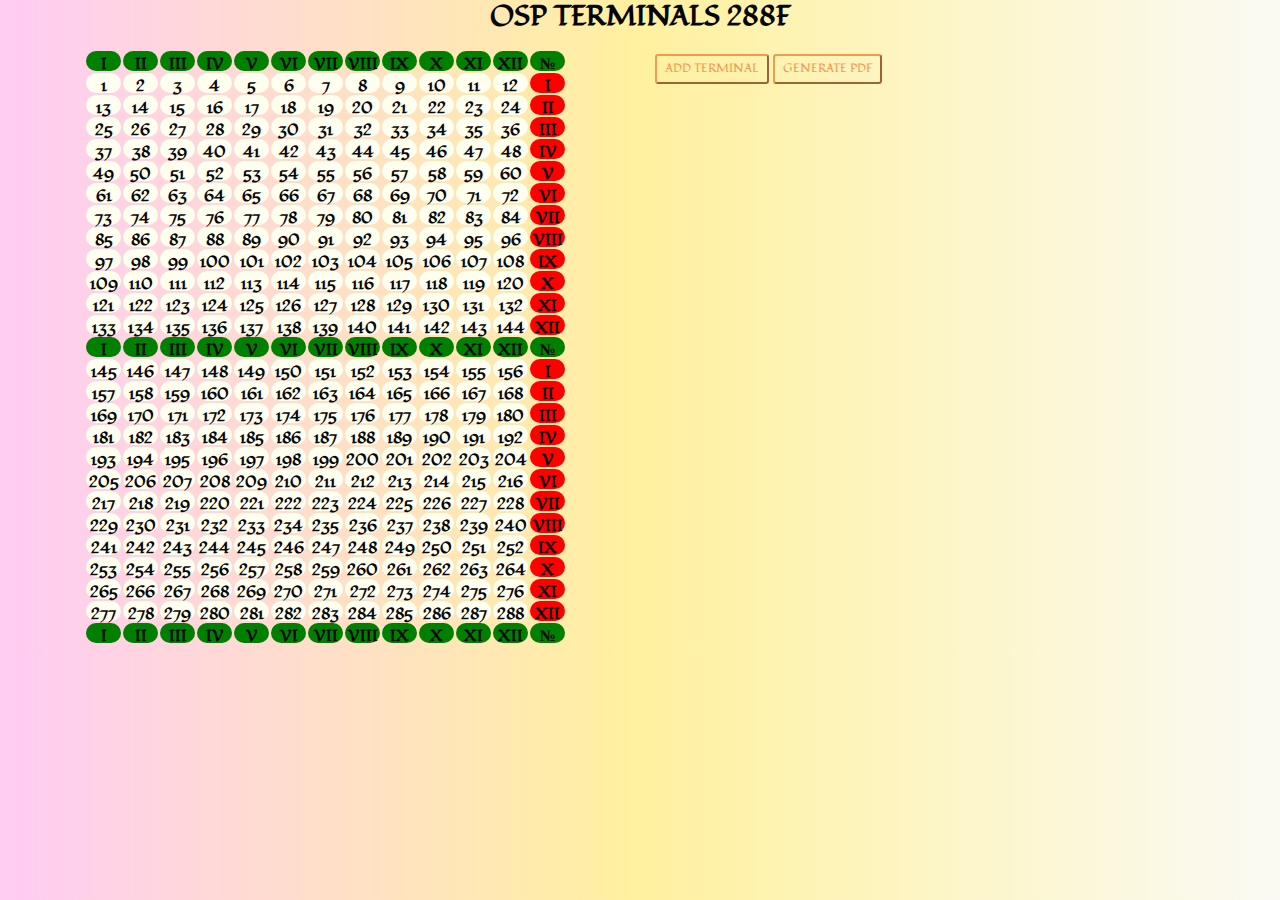
<file: osp_288.html>
<!DOCTYPE html>
<html lang="en">

<head>
 <meta charset="UTF-8">
 <meta name="viewport" content="width=device-width, initial-scale=1.0">
 <meta http-equiv="X-UA-Compatible" content="ie=edge">
 <link rel="stylesheet" href="./css/bootstrap.min.css">
 <link rel="stylesheet" href="./css/main288.css">
 <link href="https://fonts.googleapis.com/css2?family=Fondamento&display=swap" rel="stylesheet">
 <link rel="shortcut icon" href="./img/favicon.ico" type="image/x-icon"/>
 <link rel="stylesheet" href="./css/allosp.css">
 <title>OSP TERMINAL DESCRIPTION 288F</title>
</head>
<body>
<h3 class="text-capitalize font-weight-bold text-center">OSP TERMINALS 288F</h3>
 <div class="container">
  <div class="row">
    <div class="col-lg-6 my-2">
    <ol id="selectable">
  <div class="btnlist" id="odin" style="background-color: green;">I</div>
  <div class="btnlist" id="odin" style="background-color: green;">II</div>
  <div class="btnlist" id="odin" style="background-color: green;">III</div>
  <div class="btnlist" id="odin" style="background-color: green;">IV</div>
  <div class="btnlist" id="odin" style="background-color: green;">V</div>
  <div class="btnlist" id="odin" style="background-color: green;">VI</div>
  <div class="btnlist" id="odin" style="background-color: green;">VII</div>
  <div class="btnlist" id="odin" style="background-color: green;">VIII</div>
  <div class="btnlist" id="odin" style="background-color: green;">IX</div>
  <div class="btnlist" id="odin" style="background-color: green;">X</div>
  <div class="btnlist" id="odin" style="background-color: green;">XI</div>
  <div class="btnlist" id="odin" style="background-color: green;">XII</div>
  <div class="btnlist" id="odin" style="background-color: green;">№</div>    
  <div class="btnlist" id="firstlinkb" onclick="selected(this)" style="background-color: ivory;">1</div>
  <div class="btnlist" id="secondlinkb" onclick="selected(this)" style="background-color: ivory;">2</div>
  <div class="btnlist" id="thirdlinkb" onclick="selected(this)" style="background-color: ivory;">3</div>
  <div class="btnlist" id="fourthlinkb" onclick="selected(this)" style="background-color: ivory;">4</div>
  <div class="btnlist" id="fifthlinkb" onclick="selected(this)" style="background-color: ivory;">5</div>
  <div class="btnlist" id="sixthlinkb" onclick="selected(this)" style="background-color: ivory;">6</div>
  <div class="btnlist" id="seventhlinkb" onclick="selected(this)" style="background-color: ivory;">7</div>
  <div class="btnlist" id="eighthlinkb" onclick="selected(this)" style="background-color: ivory;">8</div>
  <div class="btnlist" id="ninthlinkb" onclick="selected(this)" style="background-color: ivory;">9</div>
  <div class="btnlist" id="tenthlinkb" onclick="selected(this)" style="background-color: ivory;">10</div>
  <div class="btnlist" id="eleventhlinkb" onclick="selected(this)" style="background-color: ivory;">11</div>
  <div class="btnlist" id="twelvthinkb" onclick="selected(this)" style="background-color: ivory;">12</div>
  <div class="btnlist" id="one" style="background-color: red;">I</div>
  <div class="btnlist" id="thirtenthlinkb" onclick="selected(this)" style="background-color: ivory;">13</div>
  <div class="btnlist" id="fourteenthlinkb" onclick="selected(this)" style="background-color: ivory;">14</div>
  <div class="btnlist" id="fifteenthlinkb" onclick="selected(this)" style="background-color: ivory;">15</div>
  <div class="btnlist" id="sixteenthlinkb" onclick="selected(this)" style="background-color: ivory;">16</div>
  <div class="btnlist" id="seventeenthlinkb" onclick="selected(this)" style="background-color: ivory;">17</div>
  <div class="btnlist" id="eighteenthlinkb" onclick="selected(this)" style="background-color: ivory;">18</div>
  <div class="btnlist" id="nineteenthlinkb" onclick="selected(this)" style="background-color: ivory;">19</div>
  <div class="btnlist" id="20thlinkb" onclick="selected(this)" style="background-color: ivory;">20</div>
  <div class="btnlist" id="21thlinkb" onclick="selected(this)" style="background-color: ivory;">21</div>
  <div class="btnlist" id="22thlinkb" onclick="selected(this)" style="background-color: ivory;">22</div>
  <div class="btnlist" id="23thlinkb" onclick="selected(this)" style="background-color: ivory;">23</div>
  <div class="btnlist" id="24thlinkb" onclick="selected(this)" style="background-color: ivory;">24</div>
  <div class="btnlist" id="two" style="background-color: red;">II</div>
  <div class="btnlist" id="25thlinkb" onclick="selected(this)" style="background-color: ivory;">25</div>
  <div class="btnlist" id="26thlinkb" onclick="selected(this)" style="background-color: ivory;">26</div>
  <div class="btnlist" id="27thlinkb" onclick="selected(this)" style="background-color: ivory;">27</div>
  <div class="btnlist" id="28thlinkb" onclick="selected(this)" style="background-color: ivory;">28</div>
  <div class="btnlist" id="29thlinkb" onclick="selected(this)" style="background-color: ivory;">29</div>
  <div class="btnlist" id="30thlinkb" onclick="selected(this)" style="background-color: ivory;">30</div>
  <div class="btnlist" id="31thlinkb" onclick="selected(this)" style="background-color: ivory;">31</div>
  <div class="btnlist" id="32thlinkb" onclick="selected(this)" style="background-color: ivory;">32</div>
  <div class="btnlist" id="33thlinkb" onclick="selected(this)" style="background-color: ivory;">33</div>
  <div class="btnlist" id="34thlinkb" onclick="selected(this)" style="background-color: ivory;">34</div>
  <div class="btnlist" id="35thlinkb" onclick="selected(this)" style="background-color: ivory;">35</div>
  <div class="btnlist" id="36thlinkb" onclick="selected(this)" style="background-color: ivory;">36</div>
  <div class="btnlist" id="three" style="background-color: red;">III</div>
  <div class="btnlist" id="37thlinkb" onclick="selected(this)" style="background-color: ivory;">37</div>
  <div class="btnlist" id="38thlinkb" onclick="selected(this)" style="background-color: ivory;">38</div>
  <div class="btnlist" id="39thlinkb" onclick="selected(this)" style="background-color: ivory;">39</div>
  <div class="btnlist" id="40thlinkb" onclick="selected(this)" style="background-color: ivory;">40</div>
  <div class="btnlist" id="41thlinkb" onclick="selected(this)" style="background-color: ivory;">41</div>
  <div class="btnlist" id="42thlinkb" onclick="selected(this)" style="background-color: ivory;">42</div>
  <div class="btnlist" id="43thlinkb" onclick="selected(this)" style="background-color: ivory;">43</div>
  <div class="btnlist" id="44thlinkb" onclick="selected(this)" style="background-color: ivory;">44</div>
  <div class="btnlist" id="45thlinkb" onclick="selected(this)" style="background-color: ivory;">45</div>
  <div class="btnlist" id="46thlinkb" onclick="selected(this)" style="background-color: ivory;">46</div>
  <div class="btnlist" id="47thlinkb" onclick="selected(this)" style="background-color: ivory;">47</div>
  <div class="btnlist" id="48thlinkb" onclick="selected(this)" style="background-color: ivory;">48</div>
  <div class="btnlist" id="four" style="background-color: red;">IV</div>
  <div class="btnlist" id="49thlinkb" onclick="selected(this)" style="background-color: ivory;">49</div>
  <div class="btnlist" id="50thlinkb" onclick="selected(this)" style="background-color: ivory;">50</div>
  <div class="btnlist" id="51thlinkb" onclick="selected(this)" style="background-color: ivory;">51</div>
  <div class="btnlist" id="52thlinkb" onclick="selected(this)" style="background-color: ivory;">52</div>
  <div class="btnlist" id="53thlinkb" onclick="selected(this)" style="background-color: ivory;">53</div>
  <div class="btnlist" id="54thlinkb" onclick="selected(this)" style="background-color: ivory;">54</div>
  <div class="btnlist" id="55thlinkb" onclick="selected(this)" style="background-color: ivory;">55</div>
  <div class="btnlist" id="56thlinkb" onclick="selected(this)" style="background-color: ivory;">56</div>
  <div class="btnlist" id="57thlinkb" onclick="selected(this)" style="background-color: ivory;">57</div>
  <div class="btnlist" id="58thlinkb" onclick="selected(this)" style="background-color: ivory;">58</div>
  <div class="btnlist" id="59thlinkb" onclick="selected(this)" style="background-color: ivory;">59</div>
  <div class="btnlist" id="60thlinkb" onclick="selected(this)" style="background-color: ivory;">60</div>
  <div class="btnlist" id="five" style="background-color: red;">V</div>
  <div class="btnlist" id="61thlinkb" onclick="selected(this)" style="background-color: ivory;">61</div>
  <div class="btnlist" id="62thlinkb" onclick="selected(this)" style="background-color: ivory;">62</div>
  <div class="btnlist" id="63thlinkb" onclick="selected(this)" style="background-color: ivory;">63</div>
  <div class="btnlist" id="64thlinkb" onclick="selected(this)" style="background-color: ivory;">64</div>
  <div class="btnlist" id="65thlinkb" onclick="selected(this)" style="background-color: ivory;">65</div>
  <div class="btnlist" id="66thlinkb" onclick="selected(this)" style="background-color: ivory;">66</div>
  <div class="btnlist" id="67thlinkb" onclick="selected(this)" style="background-color: ivory;">67</div>
  <div class="btnlist" id="68thlinkb" onclick="selected(this)" style="background-color: ivory;">68</div>
  <div class="btnlist" id="69thlinkb" onclick="selected(this)" style="background-color: ivory;">69</div>
  <div class="btnlist" id="70thlinkb" onclick="selected(this)" style="background-color: ivory;">70</div>
  <div class="btnlist" id="71thlinkb" onclick="selected(this)" style="background-color: ivory;">71</div>
  <div class="btnlist" id="72thlinkb" onclick="selected(this)" style="background-color: ivory;">72</div>
  <div class="btnlist" id="six" style="background-color: red;">VI</div>
  <div class="btnlist" id="73thlinkb" onclick="selected(this)" style="background-color: ivory;">73</div>
  <div class="btnlist" id="74thlinkb" onclick="selected(this)" style="background-color: ivory;">74</div>
  <div class="btnlist" id="75thlinkb" onclick="selected(this)" style="background-color: ivory;">75</div>
  <div class="btnlist" id="76thlinkb" onclick="selected(this)" style="background-color: ivory;">76</div>
  <div class="btnlist" id="77thlinkb" onclick="selected(this)" style="background-color: ivory;">77</div>
  <div class="btnlist" id="78thlinkb" onclick="selected(this)" style="background-color: ivory;">78</div>
  <div class="btnlist" id="79thlinkb" onclick="selected(this)" style="background-color: ivory;">79</div>
  <div class="btnlist" id="80thlinkb" onclick="selected(this)" style="background-color: ivory;">80</div>
  <div class="btnlist" id="81thlinkb" onclick="selected(this)" style="background-color: ivory;">81</div>
  <div class="btnlist" id="82thlinkb" onclick="selected(this)" style="background-color: ivory;">82</div>
  <div class="btnlist" id="83thlinkb" onclick="selected(this)" style="background-color: ivory;">83</div>
  <div class="btnlist" id="84thlinkb" onclick="selected(this)" style="background-color: ivory;">84</div>
  <div class="btnlist" id="seven" style="background-color: red;">VII</div>
  <div class="btnlist" id="85thlinkb" onclick="selected(this)" style="background-color: ivory;">85</div>
  <div class="btnlist" id="86thlinkb" onclick="selected(this)" style="background-color: ivory;">86</div>
  <div class="btnlist" id="87thlinkb" onclick="selected(this)" style="background-color: ivory;">87</div>
  <div class="btnlist" id="88thlinkb" onclick="selected(this)" style="background-color: ivory;">88</div>
  <div class="btnlist" id="89thlinkb" onclick="selected(this)" style="background-color: ivory;">89</div>
  <div class="btnlist" id="90thlinkb" onclick="selected(this)" style="background-color: ivory;">90</div>
  <div class="btnlist" id="91thlinkb" onclick="selected(this)" style="background-color: ivory;">91</div>
  <div class="btnlist" id="92thlinkb" onclick="selected(this)" style="background-color: ivory;">92</div>
  <div class="btnlist" id="93thlinkb" onclick="selected(this)" style="background-color: ivory;">93</div>
  <div class="btnlist" id="94thlinkb" onclick="selected(this)" style="background-color: ivory;">94</div>
  <div class="btnlist" id="95thlinkb" onclick="selected(this)" style="background-color: ivory;">95</div>
  <div class="btnlist" id="96thlinkb" onclick="selected(this)" style="background-color: ivory;">96</div>
  <div class="btnlist" id="eight" style="background-color: red;">VIII</div>
  <div class="btnlist" id="97thlinkb" onclick="selected(this)" style="background-color: ivory;">97</div>
  <div class="btnlist" id="98thlinkb" onclick="selected(this)" style="background-color: ivory;">98</div>
  <div class="btnlist" id="99thlinkb" onclick="selected(this)" style="background-color: ivory;">99</div>
  <div class="btnlist" id="100thlinkb" onclick="selected(this)" style="background-color: ivory;">100</div>
  <div class="btnlist" id="101thlinkb" onclick="selected(this)" style="background-color: ivory;">101</div>
  <div class="btnlist" id="102thlinkb" onclick="selected(this)" style="background-color: ivory;">102</div>
  <div class="btnlist" id="103thlinkb" onclick="selected(this)" style="background-color: ivory;">103</div>
  <div class="btnlist" id="104thlinkb" onclick="selected(this)" style="background-color: ivory;">104</div>
  <div class="btnlist" id="105thlinkb" onclick="selected(this)" style="background-color: ivory;">105</div>
  <div class="btnlist" id="106thlinkb" onclick="selected(this)" style="background-color: ivory;">106</div>
  <div class="btnlist" id="107thlinkb" onclick="selected(this)" style="background-color: ivory;">107</div>
  <div class="btnlist" id="108thlinkb" onclick="selected(this)" style="background-color: ivory;">108</div>
  <div class="btnlist" id="nine" style="background-color: red;">IX</div>
  <div class="btnlist" id="109thlinkb" onclick="selected(this)" style="background-color: ivory;">109</div>
  <div class="btnlist" id="110thlinkb" onclick="selected(this)" style="background-color: ivory;">110</div>
  <div class="btnlist" id="111thlinkb" onclick="selected(this)" style="background-color: ivory;">111</div>
  <div class="btnlist" id="112thlinkb" onclick="selected(this)" style="background-color: ivory;">112</div>
  <div class="btnlist" id="113thlinkb" onclick="selected(this)" style="background-color: ivory;">113</div>
  <div class="btnlist" id="114thlinkb" onclick="selected(this)" style="background-color: ivory;">114</div>
  <div class="btnlist" id="115thlinkb" onclick="selected(this)" style="background-color: ivory;">115</div>
  <div class="btnlist" id="116thlinkb" onclick="selected(this)" style="background-color: ivory;">116</div>
  <div class="btnlist" id="117thlinkb" onclick="selected(this)" style="background-color: ivory;">117</div>
  <div class="btnlist" id="118thlinkb" onclick="selected(this)" style="background-color: ivory;">118</div>
  <div class="btnlist" id="119thlinkb" onclick="selected(this)" style="background-color: ivory;">119</div>
  <div class="btnlist" id="120thlinkb" onclick="selected(this)" style="background-color: ivory;">120</div>
  <div class="btnlist" id="ten" style="background-color: red;">X</div>
  <div class="btnlist" id="121thlinkb" onclick="selected(this)" style="background-color: ivory;">121</div>
  <div class="btnlist" id="122thlinkb" onclick="selected(this)" style="background-color: ivory;">122</div>
  <div class="btnlist" id="123thlinkb" onclick="selected(this)" style="background-color: ivory;">123</div>
  <div class="btnlist" id="124thlinkb" onclick="selected(this)" style="background-color: ivory;">124</div>
  <div class="btnlist" id="125thlinkb" onclick="selected(this)" style="background-color: ivory;">125</div>
  <div class="btnlist" id="126thlinkb" onclick="selected(this)" style="background-color: ivory;">126</div>
  <div class="btnlist" id="127thlinkb" onclick="selected(this)" style="background-color: ivory;">127</div>
  <div class="btnlist" id="128thlinkb" onclick="selected(this)" style="background-color: ivory;">128</div>
  <div class="btnlist" id="129thlinkb" onclick="selected(this)" style="background-color: ivory;">129</div>
  <div class="btnlist" id="130thlinkb" onclick="selected(this)" style="background-color: ivory;">130</div>
  <div class="btnlist" id="131thlinkb" onclick="selected(this)" style="background-color: ivory;">131</div>
  <div class="btnlist" id="132thlinkb" onclick="selected(this)" style="background-color: ivory;">132</div>
  <div class="btnlist" id="eleven" style="background-color: red;">XI</div>
  <div class="btnlist" id="133thlinkb" onclick="selected(this)" style="background-color: ivory;">133</div>
  <div class="btnlist" id="134thlinkb" onclick="selected(this)" style="background-color: ivory;">134</div>
  <div class="btnlist" id="135thlinkb" onclick="selected(this)" style="background-color: ivory;">135</div>
  <div class="btnlist" id="136thlinkb" onclick="selected(this)" style="background-color: ivory;">136</div>
  <div class="btnlist" id="137thlinkb" onclick="selected(this)" style="background-color: ivory;">137</div>
  <div class="btnlist" id="138thlinkb" onclick="selected(this)" style="background-color: ivory;">138</div>
  <div class="btnlist" id="139thlinkb" onclick="selected(this)" style="background-color: ivory;">139</div>
  <div class="btnlist" id="140thlinkb" onclick="selected(this)" style="background-color: ivory;">140</div>
  <div class="btnlist" id="141thlinkb" onclick="selected(this)" style="background-color: ivory;">141</div>
  <div class="btnlist" id="142thlinkb" onclick="selected(this)" style="background-color: ivory;">142</div>
  <div class="btnlist" id="143thlinkb" onclick="selected(this)" style="background-color: ivory;">143</div>
  <div class="btnlist" id="144thlinkb" onclick="selected(this)" style="background-color: ivory;">144</div>
  <div class="btnlist" id="twelve" style="background-color: red;">XII</div>
  <div class="btnlist" id="odin" style="background-color: green;">I</div>
  <div class="btnlist" id="odin" style="background-color: green;">II</div>
  <div class="btnlist" id="odin" style="background-color: green;">III</div>
  <div class="btnlist" id="odin" style="background-color: green;">IV</div>
  <div class="btnlist" id="odin" style="background-color: green;">V</div>
  <div class="btnlist" id="odin" style="background-color: green;">VI</div>
  <div class="btnlist" id="odin" style="background-color: green;">VII</div>
  <div class="btnlist" id="odin" style="background-color: green;">VIII</div>
  <div class="btnlist" id="odin" style="background-color: green;">IX</div>
  <div class="btnlist" id="odin" style="background-color: green;">X</div>
  <div class="btnlist" id="odin" style="background-color: green;">XI</div>
  <div class="btnlist" id="odin" style="background-color: green;">XII</div>
  <div class="btnlist" id="odin" style="background-color: green;">№</div>
<div class="btnlist" id="145thlinkb" onclick="selected(this)" style="background-color: ivory;">145</div>
<div class="btnlist" id="146thlinkb" onclick="selected(this)" style="background-color: ivory;">146</div>
<div class="btnlist" id="147thlinkb" onclick="selected(this)" style="background-color: ivory;">147</div>
<div class="btnlist" id="148thlinkb" onclick="selected(this)" style="background-color: ivory;">148</div>
<div class="btnlist" id="149thlinkb" onclick="selected(this)" style="background-color: ivory;">149</div>
<div class="btnlist" id="150thlinkb" onclick="selected(this)" style="background-color: ivory;">150</div>
<div class="btnlist" id="151thlinkb" onclick="selected(this)" style="background-color: ivory;">151</div>
<div class="btnlist" id="152thlinkb" onclick="selected(this)" style="background-color: ivory;">152</div>
<div class="btnlist" id="153thlinkb" onclick="selected(this)" style="background-color: ivory;">153</div>
<div class="btnlist" id="154thlinkb" onclick="selected(this)" style="background-color: ivory;">154</div>
<div class="btnlist" id="155thlinkb" onclick="selected(this)" style="background-color: ivory;">155</div>
<div class="btnlist" id="156thlinkb" onclick="selected(this)" style="background-color: ivory;">156</div>
<div class="btnlist" id="one" style="background-color: red;">I</div>
<div class="btnlist" id="157thlinkb" onclick="selected(this)" style="background-color: ivory;">157</div>
<div class="btnlist" id="158thlinkb" onclick="selected(this)" style="background-color: ivory;">158</div>
<div class="btnlist" id="159thlinkb" onclick="selected(this)" style="background-color: ivory;">159</div>
<div class="btnlist" id="160thlinkb" onclick="selected(this)" style="background-color: ivory;">160</div>
<div class="btnlist" id="161thlinkb" onclick="selected(this)" style="background-color: ivory;">161</div>
<div class="btnlist" id="162thlinkb" onclick="selected(this)" style="background-color: ivory;">162</div>
<div class="btnlist" id="163thlinkb" onclick="selected(this)" style="background-color: ivory;">163</div>
<div class="btnlist" id="164thlinkb" onclick="selected(this)" style="background-color: ivory;">164</div>
<div class="btnlist" id="165thlinkb" onclick="selected(this)" style="background-color: ivory;">165</div>
<div class="btnlist" id="166thlinkb" onclick="selected(this)" style="background-color: ivory;">166</div>
<div class="btnlist" id="167thlinkb" onclick="selected(this)" style="background-color: ivory;">167</div>
<div class="btnlist" id="168thlinkb" onclick="selected(this)" style="background-color: ivory;">168</div>
<div class="btnlist" id="two" style="background-color: red;">II</div>
<div class="btnlist" id="169thlinkb" onclick="selected(this)" style="background-color: ivory;">169</div>
<div class="btnlist" id="170thlinkb" onclick="selected(this)" style="background-color: ivory;">170</div>
<div class="btnlist" id="171thlinkb" onclick="selected(this)" style="background-color: ivory;">171</div>
<div class="btnlist" id="172thlinkb" onclick="selected(this)" style="background-color: ivory;">172</div>
<div class="btnlist" id="173thlinkb" onclick="selected(this)" style="background-color: ivory;">173</div>
<div class="btnlist" id="174thlinkb" onclick="selected(this)" style="background-color: ivory;">174</div>
<div class="btnlist" id="175thlinkb" onclick="selected(this)" style="background-color: ivory;">175</div>
<div class="btnlist" id="176thlinkb" onclick="selected(this)" style="background-color: ivory;">176</div>
<div class="btnlist" id="177thlinkb" onclick="selected(this)" style="background-color: ivory;">177</div>
<div class="btnlist" id="178thlinkb" onclick="selected(this)" style="background-color: ivory;">178</div>
<div class="btnlist" id="179thlinkb" onclick="selected(this)" style="background-color: ivory;">179</div>
<div class="btnlist" id="180thlinkb" onclick="selected(this)" style="background-color: ivory;">180</div>
<div class="btnlist" id="three" style="background-color: red;">III</div>
<div class="btnlist" id="181thlinkb" onclick="selected(this)" style="background-color: ivory;">181</div>
<div class="btnlist" id="182thlinkb" onclick="selected(this)" style="background-color: ivory;">182</div>
<div class="btnlist" id="183thlinkb" onclick="selected(this)" style="background-color: ivory;">183</div>
<div class="btnlist" id="184thlinkb" onclick="selected(this)" style="background-color: ivory;">184</div>
<div class="btnlist" id="185thlinkb" onclick="selected(this)" style="background-color: ivory;">185</div>
<div class="btnlist" id="186thlinkb" onclick="selected(this)" style="background-color: ivory;">186</div>
<div class="btnlist" id="187thlinkb" onclick="selected(this)" style="background-color: ivory;">187</div>
<div class="btnlist" id="188thlinkb" onclick="selected(this)" style="background-color: ivory;">188</div>
<div class="btnlist" id="189thlinkb" onclick="selected(this)" style="background-color: ivory;">189</div>
<div class="btnlist" id="190thlinkb" onclick="selected(this)" style="background-color: ivory;">190</div>
<div class="btnlist" id="191thlinkb" onclick="selected(this)" style="background-color: ivory;">191</div>
<div class="btnlist" id="192thlinkb" onclick="selected(this)" style="background-color: ivory;">192</div>
<div class="btnlist" id="four" style="background-color: red;">IV</div>
<div class="btnlist" id="193thlinkb" onclick="selected(this)" style="background-color: ivory;">193</div>
<div class="btnlist" id="194thlinkb" onclick="selected(this)" style="background-color: ivory;">194</div>
<div class="btnlist" id="195thlinkb" onclick="selected(this)" style="background-color: ivory;">195</div>
<div class="btnlist" id="196thlinkb" onclick="selected(this)" style="background-color: ivory;">196</div>
<div class="btnlist" id="197thlinkb" onclick="selected(this)" style="background-color: ivory;">197</div>
<div class="btnlist" id="198thlinkb" onclick="selected(this)" style="background-color: ivory;">198</div>
<div class="btnlist" id="199thlinkb" onclick="selected(this)" style="background-color: ivory;">199</div>
<div class="btnlist" id="200thlinkb" onclick="selected(this)" style="background-color: ivory;">200</div>
<div class="btnlist" id="201thlinkb" onclick="selected(this)" style="background-color: ivory;">201</div>
<div class="btnlist" id="202thlinkb" onclick="selected(this)" style="background-color: ivory;">202</div>
<div class="btnlist" id="203thlinkb" onclick="selected(this)" style="background-color: ivory;">203</div>
<div class="btnlist" id="204thlinkb" onclick="selected(this)" style="background-color: ivory;">204</div>
<div class="btnlist" id="five" style="background-color: red;">V</div>
<div class="btnlist" id="205thlinkb" onclick="selected(this)" style="background-color: ivory;">205</div>
<div class="btnlist" id="206thlinkb" onclick="selected(this)" style="background-color: ivory;">206</div>
<div class="btnlist" id="207thlinkb" onclick="selected(this)" style="background-color: ivory;">207</div>
<div class="btnlist" id="208thlinkb" onclick="selected(this)" style="background-color: ivory;">208</div>
<div class="btnlist" id="209thlinkb" onclick="selected(this)" style="background-color: ivory;">209</div>
<div class="btnlist" id="210thlinkb" onclick="selected(this)" style="background-color: ivory;">210</div>
<div class="btnlist" id="211thlinkb" onclick="selected(this)" style="background-color: ivory;">211</div>
<div class="btnlist" id="212thlinkb" onclick="selected(this)" style="background-color: ivory;">212</div>
<div class="btnlist" id="213thlinkb" onclick="selected(this)" style="background-color: ivory;">213</div>
<div class="btnlist" id="214thlinkb" onclick="selected(this)" style="background-color: ivory;">214</div>
<div class="btnlist" id="215thlinkb" onclick="selected(this)" style="background-color: ivory;">215</div>
<div class="btnlist" id="216thlinkb" onclick="selected(this)" style="background-color: ivory;">216</div>
<div class="btnlist" id="six" style="background-color: red;">VI</div>
<div class="btnlist" id="217thlinkb" onclick="selected(this)" style="background-color: ivory;">217</div>
<div class="btnlist" id="218thlinkb" onclick="selected(this)" style="background-color: ivory;">218</div>
<div class="btnlist" id="219thlinkb" onclick="selected(this)" style="background-color: ivory;">219</div>
<div class="btnlist" id="220thlinkb" onclick="selected(this)" style="background-color: ivory;">220</div>
<div class="btnlist" id="221thlinkb" onclick="selected(this)" style="background-color: ivory;">221</div>
<div class="btnlist" id="222thlinkb" onclick="selected(this)" style="background-color: ivory;">222</div>
<div class="btnlist" id="223thlinkb" onclick="selected(this)" style="background-color: ivory;">223</div>
<div class="btnlist" id="224thlinkb" onclick="selected(this)" style="background-color: ivory;">224</div>
<div class="btnlist" id="225thlinkb" onclick="selected(this)" style="background-color: ivory;">225</div>
<div class="btnlist" id="226thlinkb" onclick="selected(this)" style="background-color: ivory;">226</div>
<div class="btnlist" id="227thlinkb" onclick="selected(this)" style="background-color: ivory;">227</div>
<div class="btnlist" id="228thlinkb" onclick="selected(this)" style="background-color: ivory;">228</div>
<div class="btnlist" id="seven" style="background-color: red;">VII</div>
<div class="btnlist" id="229thlinkb" onclick="selected(this)" style="background-color: ivory;">229</div>
<div class="btnlist" id="230thlinkb" onclick="selected(this)" style="background-color: ivory;">230</div>
<div class="btnlist" id="231thlinkb" onclick="selected(this)" style="background-color: ivory;">231</div>
<div class="btnlist" id="232thlinkb" onclick="selected(this)" style="background-color: ivory;">232</div>
<div class="btnlist" id="233thlinkb" onclick="selected(this)" style="background-color: ivory;">233</div>
<div class="btnlist" id="234thlinkb" onclick="selected(this)" style="background-color: ivory;">234</div>
<div class="btnlist" id="235thlinkb" onclick="selected(this)" style="background-color: ivory;">235</div>
<div class="btnlist" id="236thlinkb" onclick="selected(this)" style="background-color: ivory;">236</div>
<div class="btnlist" id="237thlinkb" onclick="selected(this)" style="background-color: ivory;">237</div>
<div class="btnlist" id="238thlinkb" onclick="selected(this)" style="background-color: ivory;">238</div>
<div class="btnlist" id="239thlinkb" onclick="selected(this)" style="background-color: ivory;">239</div>
<div class="btnlist" id="240thlinkb" onclick="selected(this)" style="background-color: ivory;">240</div>
<div class="btnlist" id="eight" style="background-color: red;">VIII</div>
<div class="btnlist" id="241thlinkb" onclick="selected(this)" style="background-color: ivory;">241</div>
<div class="btnlist" id="242thlinkb" onclick="selected(this)" style="background-color: ivory;">242</div>
<div class="btnlist" id="243thlinkb" onclick="selected(this)" style="background-color: ivory;">243</div>
<div class="btnlist" id="244thlinkb" onclick="selected(this)" style="background-color: ivory;">244</div>
<div class="btnlist" id="245thlinkb" onclick="selected(this)" style="background-color: ivory;">245</div>
<div class="btnlist" id="246thlinkb" onclick="selected(this)" style="background-color: ivory;">246</div>
<div class="btnlist" id="247thlinkb" onclick="selected(this)" style="background-color: ivory;">247</div>
<div class="btnlist" id="248thlinkb" onclick="selected(this)" style="background-color: ivory;">248</div>
<div class="btnlist" id="249thlinkb" onclick="selected(this)" style="background-color: ivory;">249</div>
<div class="btnlist" id="250thlinkb" onclick="selected(this)" style="background-color: ivory;">250</div>
<div class="btnlist" id="251thlinkb" onclick="selected(this)" style="background-color: ivory;">251</div>
<div class="btnlist" id="252thlinkb" onclick="selected(this)" style="background-color: ivory;">252</div>
<div class="btnlist" id="nine" style="background-color: red;">IX</div>
<div class="btnlist" id="253thlinkb" onclick="selected(this)" style="background-color: ivory;">253</div>
<div class="btnlist" id="254thlinkb" onclick="selected(this)" style="background-color: ivory;">254</div>
<div class="btnlist" id="255thlinkb" onclick="selected(this)" style="background-color: ivory;">255</div>
<div class="btnlist" id="256thlinkb" onclick="selected(this)" style="background-color: ivory;">256</div>
<div class="btnlist" id="257thlinkb" onclick="selected(this)" style="background-color: ivory;">257</div>
<div class="btnlist" id="258thlinkb" onclick="selected(this)" style="background-color: ivory;">258</div>
<div class="btnlist" id="259thlinkb" onclick="selected(this)" style="background-color: ivory;">259</div>
<div class="btnlist" id="260thlinkb" onclick="selected(this)" style="background-color: ivory;">260</div>
<div class="btnlist" id="261thlinkb" onclick="selected(this)" style="background-color: ivory;">261</div>
<div class="btnlist" id="262thlinkb" onclick="selected(this)" style="background-color: ivory;">262</div>
<div class="btnlist" id="263thlinkb" onclick="selected(this)" style="background-color: ivory;">263</div>
<div class="btnlist" id="264thlinkb" onclick="selected(this)" style="background-color: ivory;">264</div>
<div class="btnlist" id="ten" style="background-color: red;">X</div>
<div class="btnlist" id="265thlinkb" onclick="selected(this)" style="background-color: ivory;">265</div>
<div class="btnlist" id="266thlinkb" onclick="selected(this)" style="background-color: ivory;">266</div>
<div class="btnlist" id="267thlinkb" onclick="selected(this)" style="background-color: ivory;">267</div>
<div class="btnlist" id="268thlinkb" onclick="selected(this)" style="background-color: ivory;">268</div>
<div class="btnlist" id="269thlinkb" onclick="selected(this)" style="background-color: ivory;">269</div>
<div class="btnlist" id="270thlinkb" onclick="selected(this)" style="background-color: ivory;">270</div>
<div class="btnlist" id="271thlinkb" onclick="selected(this)" style="background-color: ivory;">271</div>
<div class="btnlist" id="272thlinkb" onclick="selected(this)" style="background-color: ivory;">272</div>
<div class="btnlist" id="273thlinkb" onclick="selected(this)" style="background-color: ivory;">273</div>
<div class="btnlist" id="274thlinkb" onclick="selected(this)" style="background-color: ivory;">274</div>
<div class="btnlist" id="275thlinkb" onclick="selected(this)" style="background-color: ivory;">275</div>
<div class="btnlist" id="276thlinkb" onclick="selected(this)" style="background-color: ivory;">276</div>
<div class="btnlist" id="eleven" style="background-color: red;">XI</div>
<div class="btnlist" id="277thlinkb" onclick="selected(this)" style="background-color: ivory;">277</div>
<div class="btnlist" id="278thlinkb" onclick="selected(this)" style="background-color: ivory;">278</div>
<div class="btnlist" id="279thlinkb" onclick="selected(this)" style="background-color: ivory;">279</div>
<div class="btnlist" id="280thlinkb" onclick="selected(this)" style="background-color: ivory;">280</div>
<div class="btnlist" id="281thlinkb" onclick="selected(this)" style="background-color: ivory;">281</div>
<div class="btnlist" id="282thlinkb" onclick="selected(this)" style="background-color: ivory;">282</div>
<div class="btnlist" id="283thlinkb" onclick="selected(this)" style="background-color: ivory;">283</div>
<div class="btnlist" id="284thlinkb" onclick="selected(this)" style="background-color: ivory;">284</div>
<div class="btnlist" id="285thlinkb" onclick="selected(this)" style="background-color: ivory;">285</div>
<div class="btnlist" id="286thlinkb" onclick="selected(this)" style="background-color: ivory;">286</div>
<div class="btnlist" id="287thlinkb" onclick="selected(this)" style="background-color: ivory;">287</div>
<div class="btnlist" id="288thlinkd" onclick="selected(this)" style="background-color: ivory;">288</div>
<div class="btnlist" id="twelve" style="background-color: red;">XII</div>
  <div class="btnlist" id="odin" style="background-color: green;">I</div>
  <div class="btnlist" id="odin" style="background-color: green;">II</div>
  <div class="btnlist" id="odin" style="background-color: green;">III</div>
  <div class="btnlist" id="odin" style="background-color: green;">IV</div>
  <div class="btnlist" id="odin" style="background-color: green;">V</div>
  <div class="btnlist" id="odin" style="background-color: green;">VI</div>
  <div class="btnlist" id="odin" style="background-color: green;">VII</div>
  <div class="btnlist" id="odin" style="background-color: green;">VIII</div>
  <div class="btnlist" id="odin" style="background-color: green;">IX</div>
  <div class="btnlist" id="odin" style="background-color: green;">X</div>
  <div class="btnlist" id="odin" style="background-color: green;">XI</div>
  <div class="btnlist" id="odin" style="background-color: green;">XII</div>
  <div class="btnlist" id="odin" style="background-color: green;">№</div>
</ol>
    
    
    </div>
    <div class="col-11 col-lg-6 my-2">
    <div id="noprint">
      <button class="btn-sm my-1 show-btn" id="show-btn">add terminal</button>
      <button class="btn-sm my-1 show-btn" id="show-btn" onclick=" window.print();return false;">generate pdf
      </button>
    <div class="card card-body my-3 terminal-card">
     <a href="#" class="close-btn mt-1">
      <i class="far fa-times-circle"></i>
     </a>
     <div class="feedback alert w-75 text-capitalize">
      osp feedback
     </div>


     
     <form id="terminal-form">
      <!-- single input -->
      <div class="form-group">
       <div class="divider"></div>
       <textarea class="w-100" id="terminal-input" rows="1" placeholder="Terminal #"></textarea>
      </textarea>
       <textarea class="w-100" id="terminala-input" rows="1" placeholder="Terminal specs: e.g. 4P - 50'"></textarea>
       <textarea class="w-100" id="terminalb-input" rows="1" placeholder="Terminal address"></textarea>
       <textarea class="w-100" id="terminalc-input" rows="1" placeholder="Terminal count: e.g. H1001, 000-000"></textarea>
       <textarea class="w-100" id="terminald-input" rows="1" placeholder="# of tams associated with terminal: e.g. 8 tams"></textarea>
      </div>
      <!-- end of single input -->
      <button type="submit" class="btn-sm submitBtn w-30">save</button>
     </form>
     </div>

    </div>
   </div>
  </div>

    <div class="row px-2" id="terminals-list">
 
    </div>
   </div>

  </div>
 </div>





 <!-- jquery -->
 <script src="./js/jquery-3.3.1.min.js"></script>
 <!-- bootstrap js -->
 <script src="./js/bootstrap.bundle.min.js"></script>
 <!-- script js -->
 <script src="./js/script288.js"></script>
 <script src="./js/app288.js"></script>

</body>

</html>
</file>
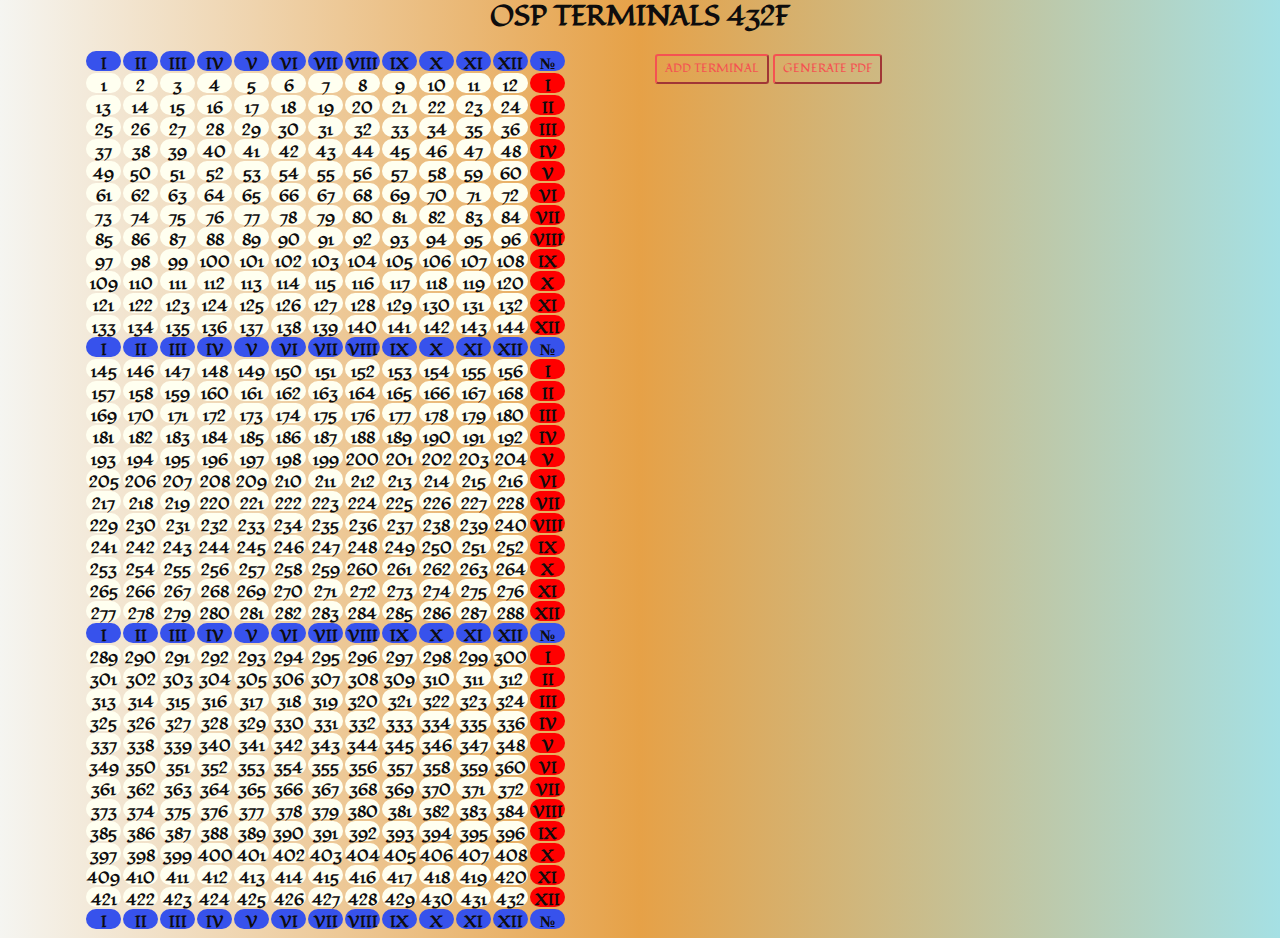
<file: osp_432.html>
<!DOCTYPE html>
<html lang="en">

<head>
 <meta charset="UTF-8">
 <meta name="viewport" content="width=device-width, initial-scale=1.0">
 <meta http-equiv="X-UA-Compatible" content="ie=edge">
 <link rel="stylesheet" href="./css/bootstrap.min.css">
 <link rel="stylesheet" href="./css/main432.css">
 <link href="https://fonts.googleapis.com/css2?family=Fondamento&display=swap" rel="stylesheet">
 <link rel="stylesheet" href="./css/all.css">
 <link rel="shortcut icon" href="./img/favicon.ico" type="image/x-icon"/>
 <title>OSP TERMINAL DESCRIPTION 432F</title>
</head>
<body>
<h3 class="text-capitalize font-weight-bold text-center">OSP TERMINALS 432F</h3>
 <div class="container">
  <div class="row">
    <div class="col-lg-6 my-2">
    <ol id="selectable">
  <div class="btnlist" id="odin" style="background-color: rgb(55, 82, 236);">I</div>
  <div class="btnlist" id="odin" style="background-color: rgb(55, 82, 236);">II</div>
  <div class="btnlist" id="odin" style="background-color:  rgb(55, 82, 236);">III</div>
  <div class="btnlist" id="odin" style="background-color:  rgb(55, 82, 236);">IV</div>
  <div class="btnlist" id="odin" style="background-color:  rgb(55, 82, 236);">V</div>
  <div class="btnlist" id="odin" style="background-color:  rgb(55, 82, 236);">VI</div>
  <div class="btnlist" id="odin" style="background-color:  rgb(55, 82, 236);">VII</div>
  <div class="btnlist" id="odin" style="background-color:  rgb(55, 82, 236);">VIII</div>
  <div class="btnlist" id="odin" style="background-color:  rgb(55, 82, 236);">IX</div>
  <div class="btnlist" id="odin" style="background-color:  rgb(55, 82, 236);">X</div>
  <div class="btnlist" id="odin" style="background-color:  rgb(55, 82, 236);">XI</div>
  <div class="btnlist" id="odin" style="background-color:  rgb(55, 82, 236);">XII</div>
  <div class="btnlist" id="odin" style="background-color:  rgb(55, 82, 236);">№</div>
  <div class="btnlist" id="firstlinkc" onclick="selected(this)" style="background-color: ivory;">1</div>
  <div class="btnlist" id="secondlinkc" onclick="selected(this)" style="background-color: ivory;">2</div>
  <div class="btnlist" id="thirdlinkc" onclick="selected(this)" style="background-color: ivory;">3</div>
  <div class="btnlist" id="fourthlinkc" onclick="selected(this)" style="background-color: ivory;">4</div>
  <div class="btnlist" id="fifthlinkc" onclick="selected(this)" style="background-color: ivory;">5</div>
  <div class="btnlist" id="sixthlinkc" onclick="selected(this)" style="background-color: ivory;">6</div>
  <div class="btnlist" id="seventhlinkc" onclick="selected(this)" style="background-color: ivory;">7</div>
  <div class="btnlist" id="eighthlinkc" onclick="selected(this)" style="background-color: ivory;">8</div>
  <div class="btnlist" id="ninthlinkc" onclick="selected(this)" style="background-color: ivory;">9</div>
  <div class="btnlist" id="tenthlinkc" onclick="selected(this)" style="background-color: ivory;">10</div>
  <div class="btnlist" id="eleventhlinkc" onclick="selected(this)" style="background-color: ivory;">11</div>
  <div class="btnlist" id="twelvthinkc" onclick="selected(this)" style="background-color: ivory;">12</div>
  <div class="btnlist" id="one" style="background-color: red;">I</div>
  <div class="btnlist" id="thirtenthlinkc" onclick="selected(this)" style="background-color: ivory;">13</div>
  <div class="btnlist" id="fourteenthlinkc" onclick="selected(this)" style="background-color: ivory;">14</div>
  <div class="btnlist" id="fifteenthlinkc" onclick="selected(this)" style="background-color: ivory;">15</div>
  <div class="btnlist" id="sixteenthlinkc" onclick="selected(this)" style="background-color: ivory;">16</div>
  <div class="btnlist" id="seventeenthlinkc" onclick="selected(this)" style="background-color: ivory;">17</div>
  <div class="btnlist" id="eighteenthlinkc" onclick="selected(this)" style="background-color: ivory;">18</div>
  <div class="btnlist" id="nineteenthlinkc" onclick="selected(this)" style="background-color: ivory;">19</div>
  <div class="btnlist" id="20thlinkc" onclick="selected(this)" style="background-color: ivory;">20</div>
  <div class="btnlist" id="21thlinkc" onclick="selected(this)" style="background-color: ivory;">21</div>
  <div class="btnlist" id="22thlinkc" onclick="selected(this)" style="background-color: ivory;">22</div>
  <div class="btnlist" id="23thlinkc" onclick="selected(this)" style="background-color: ivory;">23</div>
  <div class="btnlist" id="24thlinkc" onclick="selected(this)" style="background-color: ivory;">24</div>
  <div class="btnlist" id="two" style="background-color: red;">II</div>
  <div class="btnlist" id="25thlinkc" onclick="selected(this)" style="background-color: ivory;">25</div>
  <div class="btnlist" id="26thlinkc" onclick="selected(this)" style="background-color: ivory;">26</div>
  <div class="btnlist" id="27thlinkc" onclick="selected(this)" style="background-color: ivory;">27</div>
  <div class="btnlist" id="28thlinkc" onclick="selected(this)" style="background-color: ivory;">28</div>
  <div class="btnlist" id="29thlinkc" onclick="selected(this)" style="background-color: ivory;">29</div>
  <div class="btnlist" id="30thlinkc" onclick="selected(this)" style="background-color: ivory;">30</div>
  <div class="btnlist" id="31thlinkc" onclick="selected(this)" style="background-color: ivory;">31</div>
  <div class="btnlist" id="32thlinkc" onclick="selected(this)" style="background-color: ivory;">32</div>
  <div class="btnlist" id="33thlinkc" onclick="selected(this)" style="background-color: ivory;">33</div>
  <div class="btnlist" id="34thlinkc" onclick="selected(this)" style="background-color: ivory;">34</div>
  <div class="btnlist" id="35thlinkc" onclick="selected(this)" style="background-color: ivory;">35</div>
  <div class="btnlist" id="36thlinkc" onclick="selected(this)" style="background-color: ivory;">36</div>
  <div class="btnlist" id="three" style="background-color: red;">III</div>
  <div class="btnlist" id="37thlinkc" onclick="selected(this)" style="background-color: ivory;">37</div>
  <div class="btnlist" id="38thlinkc" onclick="selected(this)" style="background-color: ivory;">38</div>
  <div class="btnlist" id="39thlinkc" onclick="selected(this)" style="background-color: ivory;">39</div>
  <div class="btnlist" id="40thlinkc" onclick="selected(this)" style="background-color: ivory;">40</div>
  <div class="btnlist" id="41thlinkc" onclick="selected(this)" style="background-color: ivory;">41</div>
  <div class="btnlist" id="42thlinkc" onclick="selected(this)" style="background-color: ivory;">42</div>
  <div class="btnlist" id="43thlinkc" onclick="selected(this)" style="background-color: ivory;">43</div>
  <div class="btnlist" id="44thlinkc" onclick="selected(this)" style="background-color: ivory;">44</div>
  <div class="btnlist" id="45thlinkc" onclick="selected(this)" style="background-color: ivory;">45</div>
  <div class="btnlist" id="46thlinkc" onclick="selected(this)" style="background-color: ivory;">46</div>
  <div class="btnlist" id="47thlinkc" onclick="selected(this)" style="background-color: ivory;">47</div>
  <div class="btnlist" id="48thlinkc" onclick="selected(this)" style="background-color: ivory;">48</div>
  <div class="btnlist" id="four" style="background-color: red;">IV</div>
  <div class="btnlist" id="49thlinkc" onclick="selected(this)" style="background-color: ivory;">49</div>
  <div class="btnlist" id="50thlinkc" onclick="selected(this)" style="background-color: ivory;">50</div>
  <div class="btnlist" id="51thlinkc" onclick="selected(this)" style="background-color: ivory;">51</div>
  <div class="btnlist" id="52thlinkc" onclick="selected(this)" style="background-color: ivory;">52</div>
  <div class="btnlist" id="53thlinkc" onclick="selected(this)" style="background-color: ivory;">53</div>
  <div class="btnlist" id="54thlinkc" onclick="selected(this)" style="background-color: ivory;">54</div>
  <div class="btnlist" id="55thlinkc" onclick="selected(this)" style="background-color: ivory;">55</div>
  <div class="btnlist" id="56thlinkc" onclick="selected(this)" style="background-color: ivory;">56</div>
  <div class="btnlist" id="57thlinkc" onclick="selected(this)" style="background-color: ivory;">57</div>
  <div class="btnlist" id="58thlinkc" onclick="selected(this)" style="background-color: ivory;">58</div>
  <div class="btnlist" id="59thlinkc" onclick="selected(this)" style="background-color: ivory;">59</div>
  <div class="btnlist" id="60thlinkc" onclick="selected(this)" style="background-color: ivory;">60</div>
  <div class="btnlist" id="five" style="background-color: red;">V</div>
  <div class="btnlist" id="61thlinkc" onclick="selected(this)" style="background-color: ivory;">61</div>
  <div class="btnlist" id="62thlinkc" onclick="selected(this)" style="background-color: ivory;">62</div>
  <div class="btnlist" id="63thlinkc" onclick="selected(this)" style="background-color: ivory;">63</div>
  <div class="btnlist" id="64thlinkc" onclick="selected(this)" style="background-color: ivory;">64</div>
  <div class="btnlist" id="65thlinkc" onclick="selected(this)" style="background-color: ivory;">65</div>
  <div class="btnlist" id="66thlinkc" onclick="selected(this)" style="background-color: ivory;">66</div>
  <div class="btnlist" id="67thlinkc" onclick="selected(this)" style="background-color: ivory;">67</div>
  <div class="btnlist" id="68thlinkc" onclick="selected(this)" style="background-color: ivory;">68</div>
  <div class="btnlist" id="69thlinkc" onclick="selected(this)" style="background-color: ivory;">69</div>
  <div class="btnlist" id="70thlinkc" onclick="selected(this)" style="background-color: ivory;">70</div>
  <div class="btnlist" id="71thlinkc" onclick="selected(this)" style="background-color: ivory;">71</div>
  <div class="btnlist" id="72thlinkc" onclick="selected(this)" style="background-color: ivory;">72</div>
  <div class="btnlist" id="six" style="background-color: red;">VI</div>
  <div class="btnlist" id="73thlinkc" onclick="selected(this)" style="background-color: ivory;">73</div>
  <div class="btnlist" id="74thlinkc" onclick="selected(this)" style="background-color: ivory;">74</div>
  <div class="btnlist" id="75thlinkc" onclick="selected(this)" style="background-color: ivory;">75</div>
  <div class="btnlist" id="76thlinkc" onclick="selected(this)" style="background-color: ivory;">76</div>
  <div class="btnlist" id="77thlinkc" onclick="selected(this)" style="background-color: ivory;">77</div>
  <div class="btnlist" id="78thlinkc" onclick="selected(this)" style="background-color: ivory;">78</div>
  <div class="btnlist" id="79thlinkc" onclick="selected(this)" style="background-color: ivory;">79</div>
  <div class="btnlist" id="80thlinkc" onclick="selected(this)" style="background-color: ivory;">80</div>
  <div class="btnlist" id="81thlinkc" onclick="selected(this)" style="background-color: ivory;">81</div>
  <div class="btnlist" id="82thlinkc" onclick="selected(this)" style="background-color: ivory;">82</div>
  <div class="btnlist" id="83thlinkc" onclick="selected(this)" style="background-color: ivory;">83</div>
  <div class="btnlist" id="84thlinkc" onclick="selected(this)" style="background-color: ivory;">84</div>
  <div class="btnlist" id="seven" style="background-color: red;">VII</div>
  <div class="btnlist" id="85thlinkc" onclick="selected(this)" style="background-color: ivory;">85</div>
  <div class="btnlist" id="86thlinkc" onclick="selected(this)" style="background-color: ivory;">86</div>
  <div class="btnlist" id="87thlinkc" onclick="selected(this)" style="background-color: ivory;">87</div>
  <div class="btnlist" id="88thlinkc" onclick="selected(this)" style="background-color: ivory;">88</div>
  <div class="btnlist" id="89thlinkc" onclick="selected(this)" style="background-color: ivory;">89</div>
  <div class="btnlist" id="90thlinkc" onclick="selected(this)" style="background-color: ivory;">90</div>
  <div class="btnlist" id="91thlinkc" onclick="selected(this)" style="background-color: ivory;">91</div>
  <div class="btnlist" id="92thlinkc" onclick="selected(this)" style="background-color: ivory;">92</div>
  <div class="btnlist" id="93thlinkc" onclick="selected(this)" style="background-color: ivory;">93</div>
  <div class="btnlist" id="94thlinkc" onclick="selected(this)" style="background-color: ivory;">94</div>
  <div class="btnlist" id="95thlinkc" onclick="selected(this)" style="background-color: ivory;">95</div>
  <div class="btnlist" id="96thlinkc" onclick="selected(this)" style="background-color: ivory;">96</div>
  <div class="btnlist" id="eight" style="background-color: red;">VIII</div>
  <div class="btnlist" id="97thlinkc" onclick="selected(this)" style="background-color: ivory;">97</div>
  <div class="btnlist" id="98thlinkc" onclick="selected(this)" style="background-color: ivory;">98</div>
  <div class="btnlist" id="99thlinkc" onclick="selected(this)" style="background-color: ivory;">99</div>
  <div class="btnlist" id="100thlinkc" onclick="selected(this)" style="background-color: ivory;">100</div>
  <div class="btnlist" id="101thlinkc" onclick="selected(this)" style="background-color: ivory;">101</div>
  <div class="btnlist" id="102thlinkc" onclick="selected(this)" style="background-color: ivory;">102</div>
  <div class="btnlist" id="103thlinkc" onclick="selected(this)" style="background-color: ivory;">103</div>
  <div class="btnlist" id="104thlinkc" onclick="selected(this)" style="background-color: ivory;">104</div>
  <div class="btnlist" id="105thlinkc" onclick="selected(this)" style="background-color: ivory;">105</div>
  <div class="btnlist" id="106thlinkc" onclick="selected(this)" style="background-color: ivory;">106</div>
  <div class="btnlist" id="107thlinkc" onclick="selected(this)" style="background-color: ivory;">107</div>
  <div class="btnlist" id="108thlinkc" onclick="selected(this)" style="background-color: ivory;">108</div>
  <div class="btnlist" id="nine" style="background-color: red;">IX</div>
  <div class="btnlist" id="109thlinkc" onclick="selected(this)" style="background-color: ivory;">109</div>
  <div class="btnlist" id="110thlinkc" onclick="selected(this)" style="background-color: ivory;">110</div>
  <div class="btnlist" id="111thlinkc" onclick="selected(this)" style="background-color: ivory;">111</div>
  <div class="btnlist" id="112thlinkc" onclick="selected(this)" style="background-color: ivory;">112</div>
  <div class="btnlist" id="113thlinkc" onclick="selected(this)" style="background-color: ivory;">113</div>
  <div class="btnlist" id="114thlinkc" onclick="selected(this)" style="background-color: ivory;">114</div>
  <div class="btnlist" id="115thlinkc" onclick="selected(this)" style="background-color: ivory;">115</div>
  <div class="btnlist" id="116thlinkc" onclick="selected(this)" style="background-color: ivory;">116</div>
  <div class="btnlist" id="117thlinkc" onclick="selected(this)" style="background-color: ivory;">117</div>
  <div class="btnlist" id="118thlinkc" onclick="selected(this)" style="background-color: ivory;">118</div>
  <div class="btnlist" id="119thlinkc" onclick="selected(this)" style="background-color: ivory;">119</div>
  <div class="btnlist" id="120thlinkc" onclick="selected(this)" style="background-color: ivory;">120</div>
  <div class="btnlist" id="ten" style="background-color: red;">X</div>
  <div class="btnlist" id="121thlinkc" onclick="selected(this)" style="background-color: ivory;">121</div>
  <div class="btnlist" id="122thlinkc" onclick="selected(this)" style="background-color: ivory;">122</div>
  <div class="btnlist" id="123thlinkc" onclick="selected(this)" style="background-color: ivory;">123</div>
  <div class="btnlist" id="124thlinkc" onclick="selected(this)" style="background-color: ivory;">124</div>
  <div class="btnlist" id="125thlinkc" onclick="selected(this)" style="background-color: ivory;">125</div>
  <div class="btnlist" id="126thlinkc" onclick="selected(this)" style="background-color: ivory;">126</div>
  <div class="btnlist" id="127thlinkc" onclick="selected(this)" style="background-color: ivory;">127</div>
  <div class="btnlist" id="128thlinkc" onclick="selected(this)" style="background-color: ivory;">128</div>
  <div class="btnlist" id="129thlinkc" onclick="selected(this)" style="background-color: ivory;">129</div>
  <div class="btnlist" id="130thlinkc" onclick="selected(this)" style="background-color: ivory;">130</div>
  <div class="btnlist" id="131thlinkc" onclick="selected(this)" style="background-color: ivory;">131</div>
  <div class="btnlist" id="132thlinkc" onclick="selected(this)" style="background-color: ivory;">132</div>
  <div class="btnlist" id="eleven" style="background-color: red;">XI</div>
  <div class="btnlist" id="133thlinkc" onclick="selected(this)" style="background-color: ivory;">133</div>
  <div class="btnlist" id="134thlinkc" onclick="selected(this)" style="background-color: ivory;">134</div>
  <div class="btnlist" id="135thlinkc" onclick="selected(this)" style="background-color: ivory;">135</div>
  <div class="btnlist" id="136thlinkc" onclick="selected(this)" style="background-color: ivory;">136</div>
  <div class="btnlist" id="137thlinkc" onclick="selected(this)" style="background-color: ivory;">137</div>
  <div class="btnlist" id="138thlinkc" onclick="selected(this)" style="background-color: ivory;">138</div>
  <div class="btnlist" id="139thlinkc" onclick="selected(this)" style="background-color: ivory;">139</div>
  <div class="btnlist" id="140thlinkc" onclick="selected(this)" style="background-color: ivory;">140</div>
  <div class="btnlist" id="141thlinkc" onclick="selected(this)" style="background-color: ivory;">141</div>
  <div class="btnlist" id="142thlinkc" onclick="selected(this)" style="background-color: ivory;">142</div>
  <div class="btnlist" id="143thlinkc" onclick="selected(this)" style="background-color: ivory;">143</div>
  <div class="btnlist" id="144thlinkc" onclick="selected(this)" style="background-color: ivory;">144</div>
  <div class="btnlist" id="twelve" style="background-color: red;">XII</div>
  <div class="btnlist" id="odin" style="background-color: rgb(55, 82, 236);">I</div>
  <div class="btnlist" id="odin" style="background-color: rgb(55, 82, 236);">II</div>
  <div class="btnlist" id="odin" style="background-color:  rgb(55, 82, 236);">III</div>
  <div class="btnlist" id="odin" style="background-color:  rgb(55, 82, 236);">IV</div>
  <div class="btnlist" id="odin" style="background-color:  rgb(55, 82, 236);">V</div>
  <div class="btnlist" id="odin" style="background-color:  rgb(55, 82, 236);">VI</div>
  <div class="btnlist" id="odin" style="background-color:  rgb(55, 82, 236);">VII</div>
  <div class="btnlist" id="odin" style="background-color:  rgb(55, 82, 236);">VIII</div>
  <div class="btnlist" id="odin" style="background-color:  rgb(55, 82, 236);">IX</div>
  <div class="btnlist" id="odin" style="background-color:  rgb(55, 82, 236);">X</div>
  <div class="btnlist" id="odin" style="background-color:  rgb(55, 82, 236);">XI</div>
  <div class="btnlist" id="odin" style="background-color:  rgb(55, 82, 236);">XII</div>
  <div class="btnlist" id="odin" style="background-color:  rgb(55, 82, 236);">№</div>
<div class="btnlist" id="145thlinkc" onclick="selected(this)" style="background-color: ivory;">145</div>
<div class="btnlist" id="146thlinkc" onclick="selected(this)" style="background-color: ivory;">146</div>
<div class="btnlist" id="147thlinkc" onclick="selected(this)" style="background-color: ivory;">147</div>
<div class="btnlist" id="148thlinkc" onclick="selected(this)" style="background-color: ivory;">148</div>
<div class="btnlist" id="149thlinkc" onclick="selected(this)" style="background-color: ivory;">149</div>
<div class="btnlist" id="150thlinkc" onclick="selected(this)" style="background-color: ivory;">150</div>
<div class="btnlist" id="151thlinkc" onclick="selected(this)" style="background-color: ivory;">151</div>
<div class="btnlist" id="152thlinkc" onclick="selected(this)" style="background-color: ivory;">152</div>
<div class="btnlist" id="153thlinkc" onclick="selected(this)" style="background-color: ivory;">153</div>
<div class="btnlist" id="154thlinkc" onclick="selected(this)" style="background-color: ivory;">154</div>
<div class="btnlist" id="155thlinkc" onclick="selected(this)" style="background-color: ivory;">155</div>
<div class="btnlist" id="156thlinkc" onclick="selected(this)" style="background-color: ivory;">156</div>
<div class="btnlist" id="one" style="background-color: red;">I</div>
<div class="btnlist" id="157thlinkc" onclick="selected(this)" style="background-color: ivory;">157</div>
<div class="btnlist" id="158thlinkc" onclick="selected(this)" style="background-color: ivory;">158</div>
<div class="btnlist" id="159thlinkc" onclick="selected(this)" style="background-color: ivory;">159</div>
<div class="btnlist" id="160thlinkc" onclick="selected(this)" style="background-color: ivory;">160</div>
<div class="btnlist" id="161thlinkc" onclick="selected(this)" style="background-color: ivory;">161</div>
<div class="btnlist" id="162thlinkc" onclick="selected(this)" style="background-color: ivory;">162</div>
<div class="btnlist" id="163thlinkc" onclick="selected(this)" style="background-color: ivory;">163</div>
<div class="btnlist" id="164thlinkc" onclick="selected(this)" style="background-color: ivory;">164</div>
<div class="btnlist" id="165thlinkc" onclick="selected(this)" style="background-color: ivory;">165</div>
<div class="btnlist" id="166thlinkc" onclick="selected(this)" style="background-color: ivory;">166</div>
<div class="btnlist" id="167thlinkc" onclick="selected(this)" style="background-color: ivory;">167</div>
<div class="btnlist" id="168thlinkc" onclick="selected(this)" style="background-color: ivory;">168</div>
<div class="btnlist" id="two" style="background-color: red;">II</div>
<div class="btnlist" id="169thlinkc" onclick="selected(this)" style="background-color: ivory;">169</div>
<div class="btnlist" id="170thlinkc" onclick="selected(this)" style="background-color: ivory;">170</div>
<div class="btnlist" id="171thlinkc" onclick="selected(this)" style="background-color: ivory;">171</div>
<div class="btnlist" id="172thlinkc" onclick="selected(this)" style="background-color: ivory;">172</div>
<div class="btnlist" id="173thlinkc" onclick="selected(this)" style="background-color: ivory;">173</div>
<div class="btnlist" id="174thlinkc" onclick="selected(this)" style="background-color: ivory;">174</div>
<div class="btnlist" id="175thlinkc" onclick="selected(this)" style="background-color: ivory;">175</div>
<div class="btnlist" id="176thlinkc" onclick="selected(this)" style="background-color: ivory;">176</div>
<div class="btnlist" id="177thlinkc" onclick="selected(this)" style="background-color: ivory;">177</div>
<div class="btnlist" id="178thlinkc" onclick="selected(this)" style="background-color: ivory;">178</div>
<div class="btnlist" id="179thlinkc" onclick="selected(this)" style="background-color: ivory;">179</div>
<div class="btnlist" id="180thlinkc" onclick="selected(this)" style="background-color: ivory;">180</div>
<div class="btnlist" id="three" style="background-color: red;">III</div>
<div class="btnlist" id="181thlinkc" onclick="selected(this)" style="background-color: ivory;">181</div>
<div class="btnlist" id="182thlinkc" onclick="selected(this)" style="background-color: ivory;">182</div>
<div class="btnlist" id="183thlinkc" onclick="selected(this)" style="background-color: ivory;">183</div>
<div class="btnlist" id="184thlinkc" onclick="selected(this)" style="background-color: ivory;">184</div>
<div class="btnlist" id="185thlinkc" onclick="selected(this)" style="background-color: ivory;">185</div>
<div class="btnlist" id="186thlinkc" onclick="selected(this)" style="background-color: ivory;">186</div>
<div class="btnlist" id="187thlinkc" onclick="selected(this)" style="background-color: ivory;">187</div>
<div class="btnlist" id="188thlinkc" onclick="selected(this)" style="background-color: ivory;">188</div>
<div class="btnlist" id="189thlinkc" onclick="selected(this)" style="background-color: ivory;">189</div>
<div class="btnlist" id="190thlinkc" onclick="selected(this)" style="background-color: ivory;">190</div>
<div class="btnlist" id="191thlinkc" onclick="selected(this)" style="background-color: ivory;">191</div>
<div class="btnlist" id="192thlinkc" onclick="selected(this)" style="background-color: ivory;">192</div>
<div class="btnlist" id="four" style="background-color: red;">IV</div>
<div class="btnlist" id="193thlinkc" onclick="selected(this)" style="background-color: ivory;">193</div>
<div class="btnlist" id="194thlinkc" onclick="selected(this)" style="background-color: ivory;">194</div>
<div class="btnlist" id="195thlinkc" onclick="selected(this)" style="background-color: ivory;">195</div>
<div class="btnlist" id="196thlinkc" onclick="selected(this)" style="background-color: ivory;">196</div>
<div class="btnlist" id="197thlinkc" onclick="selected(this)" style="background-color: ivory;">197</div>
<div class="btnlist" id="198thlinkc" onclick="selected(this)" style="background-color: ivory;">198</div>
<div class="btnlist" id="199thlinkc" onclick="selected(this)" style="background-color: ivory;">199</div>
<div class="btnlist" id="200thlinkc" onclick="selected(this)" style="background-color: ivory;">200</div>
<div class="btnlist" id="201thlinkc" onclick="selected(this)" style="background-color: ivory;">201</div>
<div class="btnlist" id="202thlinkc" onclick="selected(this)" style="background-color: ivory;">202</div>
<div class="btnlist" id="203thlinkc" onclick="selected(this)" style="background-color: ivory;">203</div>
<div class="btnlist" id="204thlinkc" onclick="selected(this)" style="background-color: ivory;">204</div>
<div class="btnlist" id="five" style="background-color: red;">V</div>
<div class="btnlist" id="205thlinkc" onclick="selected(this)" style="background-color: ivory;">205</div>
<div class="btnlist" id="206thlinkc" onclick="selected(this)" style="background-color: ivory;">206</div>
<div class="btnlist" id="207thlinkc" onclick="selected(this)" style="background-color: ivory;">207</div>
<div class="btnlist" id="208thlinkc" onclick="selected(this)" style="background-color: ivory;">208</div>
<div class="btnlist" id="209thlinkc" onclick="selected(this)" style="background-color: ivory;">209</div>
<div class="btnlist" id="210thlinkc" onclick="selected(this)" style="background-color: ivory;">210</div>
<div class="btnlist" id="211thlinkc" onclick="selected(this)" style="background-color: ivory;">211</div>
<div class="btnlist" id="212thlinkc" onclick="selected(this)" style="background-color: ivory;">212</div>
<div class="btnlist" id="213thlinkc" onclick="selected(this)" style="background-color: ivory;">213</div>
<div class="btnlist" id="214thlinkc" onclick="selected(this)" style="background-color: ivory;">214</div>
<div class="btnlist" id="215thlinkc" onclick="selected(this)" style="background-color: ivory;">215</div>
<div class="btnlist" id="216thlinkc" onclick="selected(this)" style="background-color: ivory;">216</div>
<div class="btnlist" id="six" style="background-color: red;">VI</div>
<div class="btnlist" id="217thlinkc" onclick="selected(this)" style="background-color: ivory;">217</div>
<div class="btnlist" id="218thlinkc" onclick="selected(this)" style="background-color: ivory;">218</div>
<div class="btnlist" id="219thlinkc" onclick="selected(this)" style="background-color: ivory;">219</div>
<div class="btnlist" id="220thlinkc" onclick="selected(this)" style="background-color: ivory;">220</div>
<div class="btnlist" id="221thlinkc" onclick="selected(this)" style="background-color: ivory;">221</div>
<div class="btnlist" id="222thlinkc" onclick="selected(this)" style="background-color: ivory;">222</div>
<div class="btnlist" id="223thlinkc" onclick="selected(this)" style="background-color: ivory;">223</div>
<div class="btnlist" id="224thlinkc" onclick="selected(this)" style="background-color: ivory;">224</div>
<div class="btnlist" id="225thlinkc" onclick="selected(this)" style="background-color: ivory;">225</div>
<div class="btnlist" id="226thlinkc" onclick="selected(this)" style="background-color: ivory;">226</div>
<div class="btnlist" id="227thlinkc" onclick="selected(this)" style="background-color: ivory;">227</div>
<div class="btnlist" id="228thlinkc" onclick="selected(this)" style="background-color: ivory;">228</div>
<div class="btnlist" id="seven" style="background-color: red;">VII</div>
<div class="btnlist" id="229thlinkc" onclick="selected(this)" style="background-color: ivory;">229</div>
<div class="btnlist" id="230thlinkc" onclick="selected(this)" style="background-color: ivory;">230</div>
<div class="btnlist" id="231thlinkc" onclick="selected(this)" style="background-color: ivory;">231</div>
<div class="btnlist" id="232thlinkc" onclick="selected(this)" style="background-color: ivory;">232</div>
<div class="btnlist" id="233thlinkc" onclick="selected(this)" style="background-color: ivory;">233</div>
<div class="btnlist" id="234thlinkc" onclick="selected(this)" style="background-color: ivory;">234</div>
<div class="btnlist" id="235thlinkc" onclick="selected(this)" style="background-color: ivory;">235</div>
<div class="btnlist" id="236thlinkc" onclick="selected(this)" style="background-color: ivory;">236</div>
<div class="btnlist" id="237thlinkc" onclick="selected(this)" style="background-color: ivory;">237</div>
<div class="btnlist" id="238thlinkc" onclick="selected(this)" style="background-color: ivory;">238</div>
<div class="btnlist" id="239thlinkc" onclick="selected(this)" style="background-color: ivory;">239</div>
<div class="btnlist" id="240thlinkc" onclick="selected(this)" style="background-color: ivory;">240</div>
<div class="btnlist" id="eight" style="background-color: red;">VIII</div>
<div class="btnlist" id="241thlinkc" onclick="selected(this)" style="background-color: ivory;">241</div>
<div class="btnlist" id="242thlinkc" onclick="selected(this)" style="background-color: ivory;">242</div>
<div class="btnlist" id="243thlinkc" onclick="selected(this)" style="background-color: ivory;">243</div>
<div class="btnlist" id="244thlinkc" onclick="selected(this)" style="background-color: ivory;">244</div>
<div class="btnlist" id="245thlinkc" onclick="selected(this)" style="background-color: ivory;">245</div>
<div class="btnlist" id="246thlinkc" onclick="selected(this)" style="background-color: ivory;">246</div>
<div class="btnlist" id="247thlinkc" onclick="selected(this)" style="background-color: ivory;">247</div>
<div class="btnlist" id="248thlinkc" onclick="selected(this)" style="background-color: ivory;">248</div>
<div class="btnlist" id="249thlinkc" onclick="selected(this)" style="background-color: ivory;">249</div>
<div class="btnlist" id="250thlinkc" onclick="selected(this)" style="background-color: ivory;">250</div>
<div class="btnlist" id="251thlinkc" onclick="selected(this)" style="background-color: ivory;">251</div>
<div class="btnlist" id="252thlinkc" onclick="selected(this)" style="background-color: ivory;">252</div>
<div class="btnlist" id="nine" style="background-color: red;">IX</div>
<div class="btnlist" id="253thlinkc" onclick="selected(this)" style="background-color: ivory;">253</div>
<div class="btnlist" id="254thlinkc" onclick="selected(this)" style="background-color: ivory;">254</div>
<div class="btnlist" id="255thlinkc" onclick="selected(this)" style="background-color: ivory;">255</div>
<div class="btnlist" id="256thlinkc" onclick="selected(this)" style="background-color: ivory;">256</div>
<div class="btnlist" id="257thlinkc" onclick="selected(this)" style="background-color: ivory;">257</div>
<div class="btnlist" id="258thlinkc" onclick="selected(this)" style="background-color: ivory;">258</div>
<div class="btnlist" id="259thlinkc" onclick="selected(this)" style="background-color: ivory;">259</div>
<div class="btnlist" id="260thlinkc" onclick="selected(this)" style="background-color: ivory;">260</div>
<div class="btnlist" id="261thlinkc" onclick="selected(this)" style="background-color: ivory;">261</div>
<div class="btnlist" id="262thlinkc" onclick="selected(this)" style="background-color: ivory;">262</div>
<div class="btnlist" id="263thlinkc" onclick="selected(this)" style="background-color: ivory;">263</div>
<div class="btnlist" id="264thlinkc" onclick="selected(this)" style="background-color: ivory;">264</div>
<div class="btnlist" id="ten" style="background-color: red;">X</div>
<div class="btnlist" id="265thlinkc" onclick="selected(this)" style="background-color: ivory;">265</div>
<div class="btnlist" id="266thlinkc" onclick="selected(this)" style="background-color: ivory;">266</div>
<div class="btnlist" id="267thlinkc" onclick="selected(this)" style="background-color: ivory;">267</div>
<div class="btnlist" id="268thlinkc" onclick="selected(this)" style="background-color: ivory;">268</div>
<div class="btnlist" id="269thlinkc" onclick="selected(this)" style="background-color: ivory;">269</div>
<div class="btnlist" id="270thlinkc" onclick="selected(this)" style="background-color: ivory;">270</div>
<div class="btnlist" id="271thlinkc" onclick="selected(this)" style="background-color: ivory;">271</div>
<div class="btnlist" id="272thlinkc" onclick="selected(this)" style="background-color: ivory;">272</div>
<div class="btnlist" id="273thlinkc" onclick="selected(this)" style="background-color: ivory;">273</div>
<div class="btnlist" id="274thlinkc" onclick="selected(this)" style="background-color: ivory;">274</div>
<div class="btnlist" id="275thlinkc" onclick="selected(this)" style="background-color: ivory;">275</div>
<div class="btnlist" id="276thlinkc" onclick="selected(this)" style="background-color: ivory;">276</div>
<div class="btnlist" id="eleven" style="background-color: red;">XI</div>
<div class="btnlist" id="277thlinkc" onclick="selected(this)" style="background-color: ivory;">277</div>
<div class="btnlist" id="278thlinkc" onclick="selected(this)" style="background-color: ivory;">278</div>
<div class="btnlist" id="279thlinkc" onclick="selected(this)" style="background-color: ivory;">279</div>
<div class="btnlist" id="280thlinkc" onclick="selected(this)" style="background-color: ivory;">280</div>
<div class="btnlist" id="281thlinkc" onclick="selected(this)" style="background-color: ivory;">281</div>
<div class="btnlist" id="282thlinkc" onclick="selected(this)" style="background-color: ivory;">282</div>
<div class="btnlist" id="283thlinkc" onclick="selected(this)" style="background-color: ivory;">283</div>
<div class="btnlist" id="284thlinkc" onclick="selected(this)" style="background-color: ivory;">284</div>
<div class="btnlist" id="285thlinkc" onclick="selected(this)" style="background-color: ivory;">285</div>
<div class="btnlist" id="286thlinkc" onclick="selected(this)" style="background-color: ivory;">286</div>
<div class="btnlist" id="287thlinkc" onclick="selected(this)" style="background-color: ivory;">287</div>
<div class="btnlist" id="288thlinkc" onclick="selected(this)" style="background-color: ivory;">288</div>
<div class="btnlist" id="twelve" style="background-color: red;">XII</div>
  <div class="btnlist" id="odin" style="background-color: rgb(55, 82, 236);">I</div>
  <div class="btnlist" id="odin" style="background-color: rgb(55, 82, 236);">II</div>
  <div class="btnlist" id="odin" style="background-color:  rgb(55, 82, 236);">III</div>
  <div class="btnlist" id="odin" style="background-color:  rgb(55, 82, 236);">IV</div>
  <div class="btnlist" id="odin" style="background-color:  rgb(55, 82, 236);">V</div>
  <div class="btnlist" id="odin" style="background-color:  rgb(55, 82, 236);">VI</div>
  <div class="btnlist" id="odin" style="background-color:  rgb(55, 82, 236);">VII</div>
  <div class="btnlist" id="odin" style="background-color:  rgb(55, 82, 236);">VIII</div>
  <div class="btnlist" id="odin" style="background-color:  rgb(55, 82, 236);">IX</div>
  <div class="btnlist" id="odin" style="background-color:  rgb(55, 82, 236);">X</div>
  <div class="btnlist" id="odin" style="background-color:  rgb(55, 82, 236);">XI</div>
  <div class="btnlist" id="odin" style="background-color:  rgb(55, 82, 236);">XII</div>
  <div class="btnlist" id="odin" style="background-color:  rgb(55, 82, 236);">№</div>
<div class="btnlist" id="289thlinkc" onclick="selected(this)" style="background-color: ivory;">289</div>
<div class="btnlist" id="290thlinkc" onclick="selected(this)" style="background-color: ivory;">290</div>
<div class="btnlist" id="291thlinkc" onclick="selected(this)" style="background-color: ivory;">291</div>
<div class="btnlist" id="292thlinkc" onclick="selected(this)" style="background-color: ivory;">292</div>
<div class="btnlist" id="293thlinkc" onclick="selected(this)" style="background-color: ivory;">293</div>
<div class="btnlist" id="294thlinkc" onclick="selected(this)" style="background-color: ivory;">294</div>
<div class="btnlist" id="295thlinkc" onclick="selected(this)" style="background-color: ivory;">295</div>
<div class="btnlist" id="296thlinkc" onclick="selected(this)" style="background-color: ivory;">296</div>
<div class="btnlist" id="297thlinkc" onclick="selected(this)" style="background-color: ivory;">297</div>
<div class="btnlist" id="298thlinkc" onclick="selected(this)" style="background-color: ivory;">298</div>
<div class="btnlist" id="299thlinkc" onclick="selected(this)" style="background-color: ivory;">299</div>
<div class="btnlist" id="300thlinkc" onclick="selected(this)" style="background-color: ivory;">300</div>
<div class="btnlist" id="one" style="background-color: red;">I</div>
<div class="btnlist" id="301thlinkc" onclick="selected(this)" style="background-color: ivory;">301</div>
<div class="btnlist" id="302thlinkc" onclick="selected(this)" style="background-color: ivory;">302</div>
<div class="btnlist" id="303thlinkc" onclick="selected(this)" style="background-color: ivory;">303</div>
<div class="btnlist" id="304thlinkc" onclick="selected(this)" style="background-color: ivory;">304</div>
<div class="btnlist" id="305thlinkc" onclick="selected(this)" style="background-color: ivory;">305</div>
<div class="btnlist" id="306thlinkc" onclick="selected(this)" style="background-color: ivory;">306</div>
<div class="btnlist" id="307thlinkc" onclick="selected(this)" style="background-color: ivory;">307</div>
<div class="btnlist" id="308thlinkc" onclick="selected(this)" style="background-color: ivory;">308</div>
<div class="btnlist" id="309thlinkc" onclick="selected(this)" style="background-color: ivory;">309</div>
<div class="btnlist" id="310thlinkc" onclick="selected(this)" style="background-color: ivory;">310</div>
<div class="btnlist" id="311thlinkc" onclick="selected(this)" style="background-color: ivory;">311</div>
<div class="btnlist" id="312thlinkc" onclick="selected(this)" style="background-color: ivory;">312</div>
<div class="btnlist" id="two" style="background-color: red;">II</div>
<div class="btnlist" id="313thlinkc" onclick="selected(this)" style="background-color: ivory;">313</div>
<div class="btnlist" id="314thlinkc" onclick="selected(this)" style="background-color: ivory;">314</div>
<div class="btnlist" id="315thlinkc" onclick="selected(this)" style="background-color: ivory;">315</div>
<div class="btnlist" id="316thlinkc" onclick="selected(this)" style="background-color: ivory;">316</div>
<div class="btnlist" id="317thlinkc" onclick="selected(this)" style="background-color: ivory;">317</div>
<div class="btnlist" id="318thlinkc" onclick="selected(this)" style="background-color: ivory;">318</div>
<div class="btnlist" id="319thlinkc" onclick="selected(this)" style="background-color: ivory;">319</div>
<div class="btnlist" id="320thlinkc" onclick="selected(this)" style="background-color: ivory;">320</div>
<div class="btnlist" id="321thlinkc" onclick="selected(this)" style="background-color: ivory;">321</div>
<div class="btnlist" id="322thlinkc" onclick="selected(this)" style="background-color: ivory;">322</div>
<div class="btnlist" id="323thlinkc" onclick="selected(this)" style="background-color: ivory;">323</div>
<div class="btnlist" id="324thlinkc" onclick="selected(this)" style="background-color: ivory;">324</div>
<div class="btnlist" id="three" style="background-color: red;">III</div>
<div class="btnlist" id="325thlinkc" onclick="selected(this)" style="background-color: ivory;">325</div>
<div class="btnlist" id="326thlinkc" onclick="selected(this)" style="background-color: ivory;">326</div>
<div class="btnlist" id="327thlinkc" onclick="selected(this)" style="background-color: ivory;">327</div>
<div class="btnlist" id="328thlinkc" onclick="selected(this)" style="background-color: ivory;">328</div>
<div class="btnlist" id="329thlinkc" onclick="selected(this)" style="background-color: ivory;">329</div>
<div class="btnlist" id="330thlinkc" onclick="selected(this)" style="background-color: ivory;">330</div>
<div class="btnlist" id="331thlinkc" onclick="selected(this)" style="background-color: ivory;">331</div>
<div class="btnlist" id="332thlinkc" onclick="selected(this)" style="background-color: ivory;">332</div>
<div class="btnlist" id="333thlinkc" onclick="selected(this)" style="background-color: ivory;">333</div>
<div class="btnlist" id="334thlinkc" onclick="selected(this)" style="background-color: ivory;">334</div>
<div class="btnlist" id="335thlinkc" onclick="selected(this)" style="background-color: ivory;">335</div>
<div class="btnlist" id="336thlinkc" onclick="selected(this)" style="background-color: ivory;">336</div>
<div class="btnlist" id="four" style="background-color: red;">IV</div>
<div class="btnlist" id="337thlinkc" onclick="selected(this)" style="background-color: ivory;">337</div>
<div class="btnlist" id="338thlinkc" onclick="selected(this)" style="background-color: ivory;">338</div>
<div class="btnlist" id="339thlinkc" onclick="selected(this)" style="background-color: ivory;">339</div>
<div class="btnlist" id="340thlinkc" onclick="selected(this)" style="background-color: ivory;">340</div>
<div class="btnlist" id="341thlinkc" onclick="selected(this)" style="background-color: ivory;">341</div>
<div class="btnlist" id="342thlinkc" onclick="selected(this)" style="background-color: ivory;">342</div>
<div class="btnlist" id="343thlinkc" onclick="selected(this)" style="background-color: ivory;">343</div>
<div class="btnlist" id="344thlinkc" onclick="selected(this)" style="background-color: ivory;">344</div>
<div class="btnlist" id="345thlinkc" onclick="selected(this)" style="background-color: ivory;">345</div>
<div class="btnlist" id="346thlinkc" onclick="selected(this)" style="background-color: ivory;">346</div>
<div class="btnlist" id="347thlinkc" onclick="selected(this)" style="background-color: ivory;">347</div>
<div class="btnlist" id="348thlinkc" onclick="selected(this)" style="background-color: ivory;">348</div>
<div class="btnlist" id="five" style="background-color: red;">V</div>
<div class="btnlist" id="349thlinkc" onclick="selected(this)" style="background-color: ivory;">349</div>
<div class="btnlist" id="350thlinkc" onclick="selected(this)" style="background-color: ivory;">350</div>
<div class="btnlist" id="351thlinkc" onclick="selected(this)" style="background-color: ivory;">351</div>
<div class="btnlist" id="352thlinkc" onclick="selected(this)" style="background-color: ivory;">352</div>
<div class="btnlist" id="353thlinkc" onclick="selected(this)" style="background-color: ivory;">353</div>
<div class="btnlist" id="354thlinkc" onclick="selected(this)" style="background-color: ivory;">354</div>
<div class="btnlist" id="355thlinkc" onclick="selected(this)" style="background-color: ivory;">355</div>
<div class="btnlist" id="356thlinkc" onclick="selected(this)" style="background-color: ivory;">356</div>
<div class="btnlist" id="357thlinkc" onclick="selected(this)" style="background-color: ivory;">357</div>
<div class="btnlist" id="358thlinkc" onclick="selected(this)" style="background-color: ivory;">358</div>
<div class="btnlist" id="359thlinkc" onclick="selected(this)" style="background-color: ivory;">359</div>
<div class="btnlist" id="360thlinkc" onclick="selected(this)" style="background-color: ivory;">360</div>
<div class="btnlist" id="six" style="background-color: red;">VI</div>
<div class="btnlist" id="361thlinkc" onclick="selected(this)" style="background-color: ivory;">361</div>
<div class="btnlist" id="362thlinkc" onclick="selected(this)" style="background-color: ivory;">362</div>
<div class="btnlist" id="363thlinkc" onclick="selected(this)" style="background-color: ivory;">363</div>
<div class="btnlist" id="364thlinkc" onclick="selected(this)" style="background-color: ivory;">364</div>
<div class="btnlist" id="365thlinkc" onclick="selected(this)" style="background-color: ivory;">365</div>
<div class="btnlist" id="366thlinkc" onclick="selected(this)" style="background-color: ivory;">366</div>
<div class="btnlist" id="367thlinkc" onclick="selected(this)" style="background-color: ivory;">367</div>
<div class="btnlist" id="368thlinkc" onclick="selected(this)" style="background-color: ivory;">368</div>
<div class="btnlist" id="369thlinkc" onclick="selected(this)" style="background-color: ivory;">369</div>
<div class="btnlist" id="370thlinkc" onclick="selected(this)" style="background-color: ivory;">370</div>
<div class="btnlist" id="371thlinkc" onclick="selected(this)" style="background-color: ivory;">371</div>
<div class="btnlist" id="372thlinkc" onclick="selected(this)" style="background-color: ivory;">372</div>
<div class="btnlist" id="seven" style="background-color: red;">VII</div>
<div class="btnlist" id="373thlinkc" onclick="selected(this)" style="background-color: ivory;">373</div>
<div class="btnlist" id="374thlinkc" onclick="selected(this)" style="background-color: ivory;">374</div>
<div class="btnlist" id="375thlinkc" onclick="selected(this)" style="background-color: ivory;">375</div>
<div class="btnlist" id="376thlinkc" onclick="selected(this)" style="background-color: ivory;">376</div>
<div class="btnlist" id="377thlinkc" onclick="selected(this)" style="background-color: ivory;">377</div>
<div class="btnlist" id="378thlinkc" onclick="selected(this)" style="background-color: ivory;">378</div>
<div class="btnlist" id="379thlinkc" onclick="selected(this)" style="background-color: ivory;">379</div>
<div class="btnlist" id="380thlinkc" onclick="selected(this)" style="background-color: ivory;">380</div>
<div class="btnlist" id="381thlinkc" onclick="selected(this)" style="background-color: ivory;">381</div>
<div class="btnlist" id="382thlinkc" onclick="selected(this)" style="background-color: ivory;">382</div>
<div class="btnlist" id="383thlinkc" onclick="selected(this)" style="background-color: ivory;">383</div>
<div class="btnlist" id="384thlinkc" onclick="selected(this)" style="background-color: ivory;">384</div>
<div class="btnlist" id="eight" style="background-color: red;">VIII</div>
<div class="btnlist" id="385thlinkc" onclick="selected(this)" style="background-color: ivory;">385</div>
<div class="btnlist" id="386thlinkc" onclick="selected(this)" style="background-color: ivory;">386</div>
<div class="btnlist" id="387thlinkc" onclick="selected(this)" style="background-color: ivory;">387</div>
<div class="btnlist" id="388thlinkc" onclick="selected(this)" style="background-color: ivory;">388</div>
<div class="btnlist" id="389thlinkc" onclick="selected(this)" style="background-color: ivory;">389</div>
<div class="btnlist" id="390thlinkc" onclick="selected(this)" style="background-color: ivory;">390</div>
<div class="btnlist" id="391thlinkc" onclick="selected(this)" style="background-color: ivory;">391</div>
<div class="btnlist" id="392thlinkc" onclick="selected(this)" style="background-color: ivory;">392</div>
<div class="btnlist" id="393thlinkc" onclick="selected(this)" style="background-color: ivory;">393</div>
<div class="btnlist" id="394thlinkc" onclick="selected(this)" style="background-color: ivory;">394</div>
<div class="btnlist" id="395thlinkc" onclick="selected(this)" style="background-color: ivory;">395</div>
<div class="btnlist" id="396thlinkc" onclick="selected(this)" style="background-color: ivory;">396</div>
<div class="btnlist" id="nine" style="background-color: red;">IX</div>
<div class="btnlist" id="397thlinkc" onclick="selected(this)" style="background-color: ivory;">397</div>
<div class="btnlist" id="398thlinkc" onclick="selected(this)" style="background-color: ivory;">398</div>
<div class="btnlist" id="399thlinkc" onclick="selected(this)" style="background-color: ivory;">399</div>
<div class="btnlist" id="400thlinkc" onclick="selected(this)" style="background-color: ivory;">400</div>
<div class="btnlist" id="401thlinkc" onclick="selected(this)" style="background-color: ivory;">401</div>
<div class="btnlist" id="402thlinkc" onclick="selected(this)" style="background-color: ivory;">402</div>
<div class="btnlist" id="403thlinkc" onclick="selected(this)" style="background-color: ivory;">403</div>
<div class="btnlist" id="404thlinkc" onclick="selected(this)" style="background-color: ivory;">404</div>
<div class="btnlist" id="405thlinkc" onclick="selected(this)" style="background-color: ivory;">405</div>
<div class="btnlist" id="406thlinkc" onclick="selected(this)" style="background-color: ivory;">406</div>
<div class="btnlist" id="407thlinkc" onclick="selected(this)" style="background-color: ivory;">407</div>
<div class="btnlist" id="408thlinkc" onclick="selected(this)" style="background-color: ivory;">408</div>
<div class="btnlist" id="ten" style="background-color: red;">X</div>
<div class="btnlist" id="409thlinkc" onclick="selected(this)" style="background-color: ivory;">409</div>
<div class="btnlist" id="410thlinkc" onclick="selected(this)" style="background-color: ivory;">410</div>
<div class="btnlist" id="411thlinkc" onclick="selected(this)" style="background-color: ivory;">411</div>
<div class="btnlist" id="412thlinkc" onclick="selected(this)" style="background-color: ivory;">412</div>
<div class="btnlist" id="413thlinkc" onclick="selected(this)" style="background-color: ivory;">413</div>
<div class="btnlist" id="414thlinkc" onclick="selected(this)" style="background-color: ivory;">414</div>
<div class="btnlist" id="415thlinkc" onclick="selected(this)" style="background-color: ivory;">415</div>
<div class="btnlist" id="416thlinkc" onclick="selected(this)" style="background-color: ivory;">416</div>
<div class="btnlist" id="417thlinkc" onclick="selected(this)" style="background-color: ivory;">417</div>
<div class="btnlist" id="418thlinkc" onclick="selected(this)" style="background-color: ivory;">418</div>
<div class="btnlist" id="419thlinkc" onclick="selected(this)" style="background-color: ivory;">419</div>
<div class="btnlist" id="420thlinkc" onclick="selected(this)" style="background-color: ivory;">420</div>
<div class="btnlist" id="eleven" style="background-color: red;">XI</div>
<div class="btnlist" id="421thlinkc" onclick="selected(this)" style="background-color: ivory;">421</div>
<div class="btnlist" id="422thlinkc" onclick="selected(this)" style="background-color: ivory;">422</div>
<div class="btnlist" id="423thlinkc" onclick="selected(this)" style="background-color: ivory;">423</div>
<div class="btnlist" id="424thlinkc" onclick="selected(this)" style="background-color: ivory;">424</div>
<div class="btnlist" id="425thlinkc" onclick="selected(this)" style="background-color: ivory;">425</div>
<div class="btnlist" id="426thlinkc" onclick="selected(this)" style="background-color: ivory;">426</div>
<div class="btnlist" id="427thlinkc" onclick="selected(this)" style="background-color: ivory;">427</div>
<div class="btnlist" id="428thlinkc" onclick="selected(this)" style="background-color: ivory;">428</div>
<div class="btnlist" id="429thlinkc" onclick="selected(this)" style="background-color: ivory;">429</div>
<div class="btnlist" id="430thlinkc" onclick="selected(this)" style="background-color: ivory;">430</div>
<div class="btnlist" id="431thlinkc" onclick="selected(this)" style="background-color: ivory;">431</div>
<div class="btnlist" id="432thlinkc" onclick="selected(this)" style="background-color: ivory;">432</div>
<div class="btnlist" id="twelve" style="background-color: red;">XII</div>
  <div class="btnlist" id="odin" style="background-color: rgb(55, 82, 236);">I</div>
  <div class="btnlist" id="odin" style="background-color: rgb(55, 82, 236);">II</div>
  <div class="btnlist" id="odin" style="background-color:  rgb(55, 82, 236);">III</div>
  <div class="btnlist" id="odin" style="background-color:  rgb(55, 82, 236);">IV</div>
  <div class="btnlist" id="odin" style="background-color:  rgb(55, 82, 236);">V</div>
  <div class="btnlist" id="odin" style="background-color:  rgb(55, 82, 236);">VI</div>
  <div class="btnlist" id="odin" style="background-color:  rgb(55, 82, 236);">VII</div>
  <div class="btnlist" id="odin" style="background-color:  rgb(55, 82, 236);">VIII</div>
  <div class="btnlist" id="odin" style="background-color:  rgb(55, 82, 236);">IX</div>
  <div class="btnlist" id="odin" style="background-color:  rgb(55, 82, 236);">X</div>
  <div class="btnlist" id="odin" style="background-color:  rgb(55, 82, 236);">XI</div>
  <div class="btnlist" id="odin" style="background-color:  rgb(55, 82, 236);">XII</div>
  <div class="btnlist" id="odin" style="background-color:  rgb(55, 82, 236);">№</div>
</ol>
    
    
    </div>
    <div class="col-11 col-lg-6 my-2">
    <div id="noprint">
      <button class="btn-sm my-1 show-btn" id="show-btn">add terminal</button>
      <button class="btn-sm my-1 show-btn" id="show-btn" onclick=" window.print();return false;">generate pdf
      </button>
    <div class="card card-body my-3 terminal-card">
     <a href="#" class="close-btn mt-1">
      <i class="far fa-times-circle"></i>
     </a>
     <div class="feedback alert w-75 text-capitalize">
      osp feedback
     </div>


     
     <form id="terminal-form">
      <!-- single input -->
      <div class="form-group">
       <div class="divider"></div>
       <textarea class="w-100" id="terminal-input" rows="1" placeholder="Terminal #"></textarea>
      </textarea>
       <textarea class="w-100" id="terminala-input" rows="1" placeholder="Terminal specs: e.g. 4P - 50'"></textarea>
       <textarea class="w-100" id="terminalb-input" rows="1" placeholder="Terminal address"></textarea>
       <textarea class="w-100" id="terminalc-input" rows="1" placeholder="Terminal count: e.g. H1001, 000-000"></textarea>
       <textarea class="w-100" id="terminald-input" rows="1" placeholder="# of tams associated with terminal: e.g. 8 tams"></textarea>
      </div>
      <!-- end of single input -->
      <button type="submit" class="btn-sm submitBtn w-30">save</button>
     </form>
     </div>

    </div>
   </div>
  </div>

    <div class="row px-2" id="terminals-list">
 
    </div>
   </div>

  </div>
 </div>





 <!-- jquery -->
 <script src="./js/jquery-3.3.1.min.js"></script>
 <!-- bootstrap js -->
 <script src="./js/bootstrap.bundle.min.js"></script>
 <!-- script js -->
 <script src="./js/script432.js"></script>
 <script src="./js/app432.js"></script>

</body>

</html>
</file>
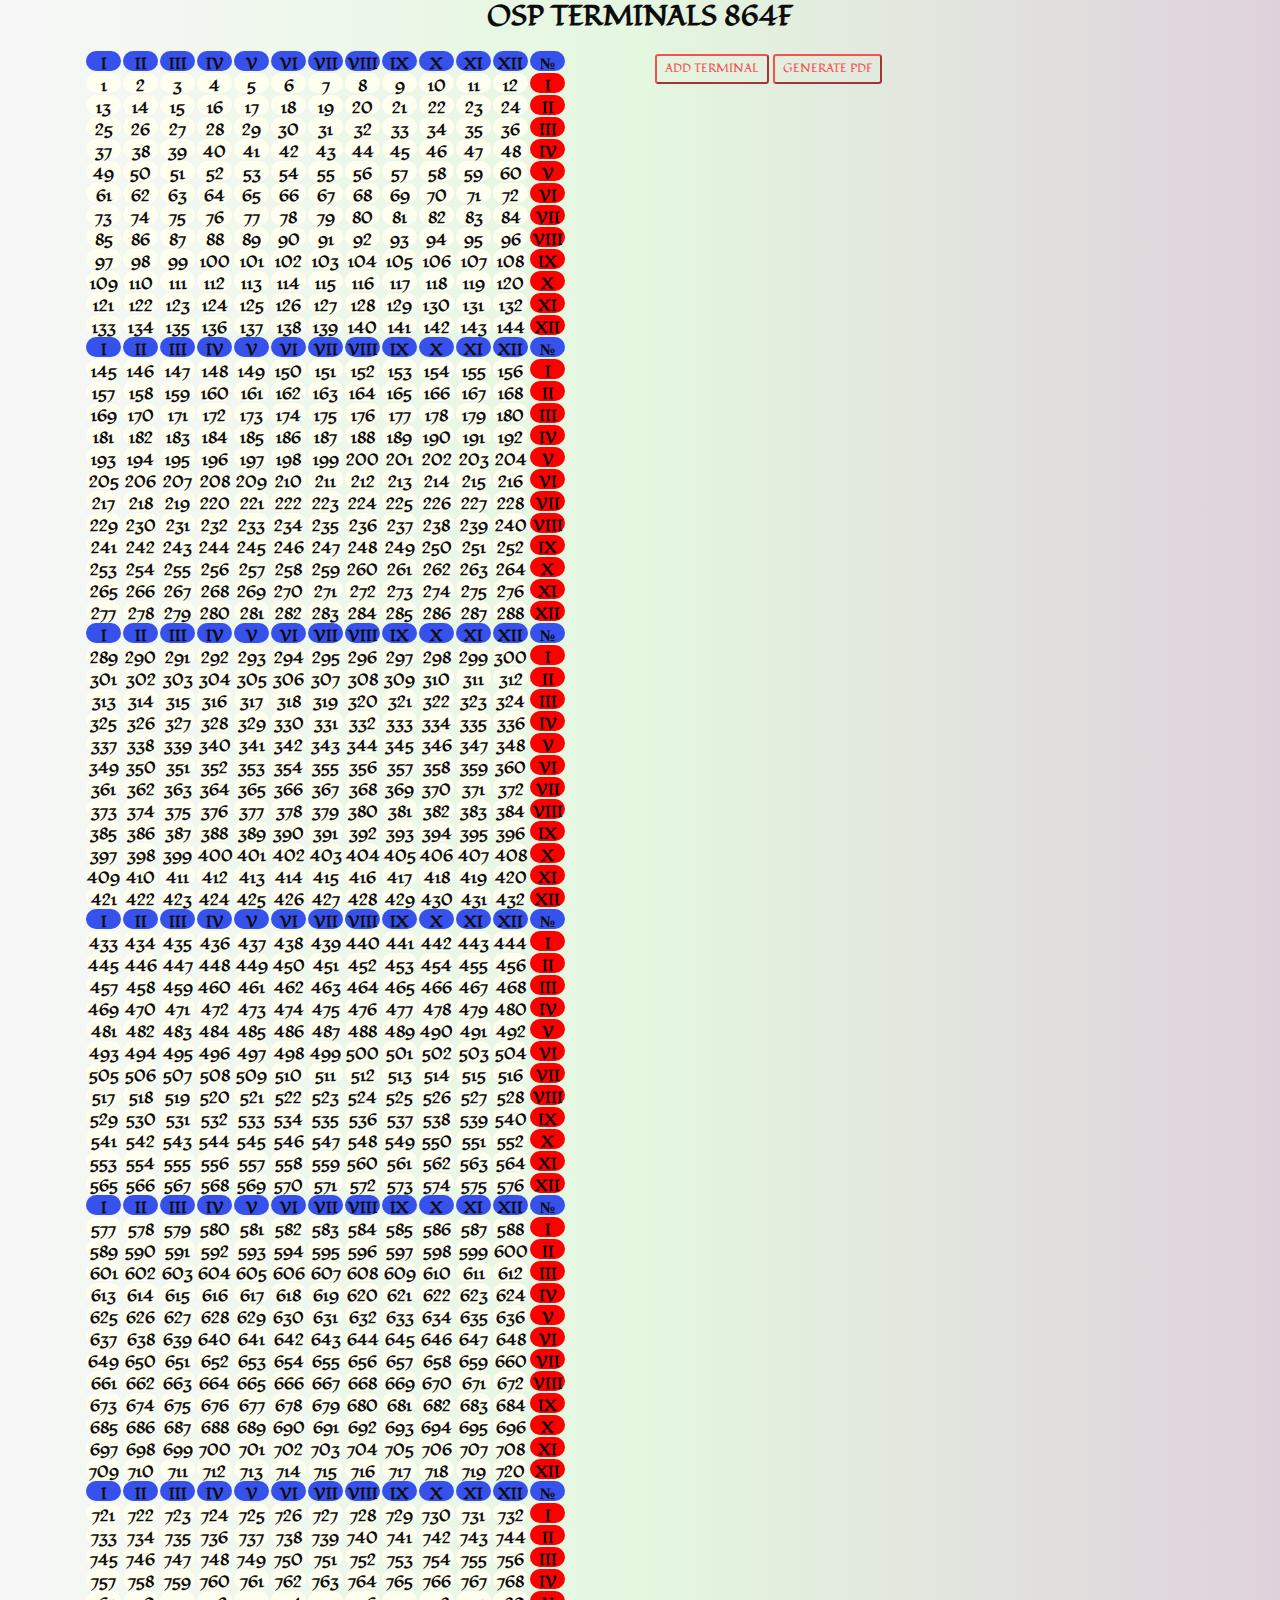
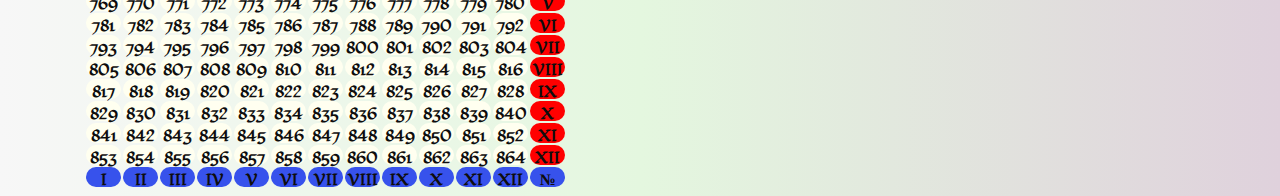
<file: osp_864.html>
<!DOCTYPE html>
<html lang="en">

<head>
 <meta charset="UTF-8">
 <meta name="viewport" content="width=device-width, initial-scale=1.0">
 <meta http-equiv="X-UA-Compatible" content="ie=edge">
 <link rel="stylesheet" href="./css/bootstrap.min.css">
 <link rel="stylesheet" href="./css/main864.css">
 <link href="https://fonts.googleapis.com/css2?family=Fondamento&display=swap" rel="stylesheet">
 <link rel="stylesheet" href="./css/all.css">
 <link rel="shortcut icon" href="./img/favicon.ico" type="image/x-icon"/>
 <title>OSP TERMINAL DESCRIPTION 864F</title>
</head>
<body>
<h3 class="text-capitalize font-weight-bold text-center">OSP TERMINALS 864F</h3>
 <div class="container">
  <div class="row">
    <div class="col-lg-6 my-2">
    <ol id="selectable">
    <div class="btnlist" id="odin" style="background-color: rgb(55, 82, 236);">I</div>
    <div class="btnlist" id="odin" style="background-color: rgb(55, 82, 236);">II</div>
    <div class="btnlist" id="odin" style="background-color:  rgb(55, 82, 236);">III</div>
    <div class="btnlist" id="odin" style="background-color:  rgb(55, 82, 236);">IV</div>
    <div class="btnlist" id="odin" style="background-color:  rgb(55, 82, 236);">V</div>
    <div class="btnlist" id="odin" style="background-color:  rgb(55, 82, 236);">VI</div>
    <div class="btnlist" id="odin" style="background-color:  rgb(55, 82, 236);">VII</div>
    <div class="btnlist" id="odin" style="background-color:  rgb(55, 82, 236);">VIII</div>
    <div class="btnlist" id="odin" style="background-color:  rgb(55, 82, 236);">IX</div>
    <div class="btnlist" id="odin" style="background-color:  rgb(55, 82, 236);">X</div>
    <div class="btnlist" id="odin" style="background-color:  rgb(55, 82, 236);">XI</div>
    <div class="btnlist" id="odin" style="background-color:  rgb(55, 82, 236);">XII</div>
    <div class="btnlist" id="odin" style="background-color:  rgb(55, 82, 236);">№</div>
  <div class="btnlist" id="firstlinkd" onclick="selected(this)" style="background-color: ivory;">1</div>
  <div class="btnlist" id="secondlinkd" onclick="selected(this)" style="background-color: ivory;">2</div>
  <div class="btnlist" id="thirdlinkd" onclick="selected(this)" style="background-color: ivory;">3</div>
  <div class="btnlist" id="fourthlinkd" onclick="selected(this)" style="background-color: ivory;">4</div>
  <div class="btnlist" id="fifthlinkd" onclick="selected(this)" style="background-color: ivory;">5</div>
  <div class="btnlist" id="sixthlinkd" onclick="selected(this)" style="background-color: ivory;">6</div>
  <div class="btnlist" id="seventhlinkd" onclick="selected(this)" style="background-color: ivory;">7</div>
  <div class="btnlist" id="eighthlinkd" onclick="selected(this)" style="background-color: ivory;">8</div>
  <div class="btnlist" id="ninthlinkd" onclick="selected(this)" style="background-color: ivory;">9</div>
  <div class="btnlist" id="tenthlinkd" onclick="selected(this)" style="background-color: ivory;">10</div>
  <div class="btnlist" id="eleventhlinkd" onclick="selected(this)" style="background-color: ivory;">11</div>
  <div class="btnlist" id="twelvthinkd" onclick="selected(this)" style="background-color: ivory;">12</div>
    <div class="btnlist" id="one" style="background-color: red;">I</div>
  <div class="btnlist" id="thirtenthlinkd" onclick="selected(this)" style="background-color: ivory;">13</div>
  <div class="btnlist" id="fourteenthlinkd" onclick="selected(this)" style="background-color: ivory;">14</div>
  <div class="btnlist" id="fifteenthlinkd" onclick="selected(this)" style="background-color: ivory;">15</div>
  <div class="btnlist" id="sixteenthlinkd" onclick="selected(this)" style="background-color: ivory;">16</div>
  <div class="btnlist" id="seventeenthlinkd" onclick="selected(this)" style="background-color: ivory;">17</div>
  <div class="btnlist" id="eighteenthlinkd" onclick="selected(this)" style="background-color: ivory;">18</div>
  <div class="btnlist" id="nineteenthlinkd" onclick="selected(this)" style="background-color: ivory;">19</div>
  <div class="btnlist" id="20thlinkd" onclick="selected(this)" style="background-color: ivory;">20</div>
  <div class="btnlist" id="21thlinkd" onclick="selected(this)" style="background-color: ivory;">21</div>
  <div class="btnlist" id="22thlinkd" onclick="selected(this)" style="background-color: ivory;">22</div>
  <div class="btnlist" id="23thlinkd" onclick="selected(this)" style="background-color: ivory;">23</div>
  <div class="btnlist" id="24thlinkd" onclick="selected(this)" style="background-color: ivory;">24</div>
    <div class="btnlist" id="two" style="background-color: red;">II</div>
  <div class="btnlist" id="25thlinkd" onclick="selected(this)" style="background-color: ivory;">25</div>
  <div class="btnlist" id="26thlinkd" onclick="selected(this)" style="background-color: ivory;">26</div>
  <div class="btnlist" id="27thlinkd" onclick="selected(this)" style="background-color: ivory;">27</div>
  <div class="btnlist" id="28thlinkd" onclick="selected(this)" style="background-color: ivory;">28</div>
  <div class="btnlist" id="29thlinkd" onclick="selected(this)" style="background-color: ivory;">29</div>
  <div class="btnlist" id="30thlinkd" onclick="selected(this)" style="background-color: ivory;">30</div>
  <div class="btnlist" id="31thlinkd" onclick="selected(this)" style="background-color: ivory;">31</div>
  <div class="btnlist" id="32thlinkd" onclick="selected(this)" style="background-color: ivory;">32</div>
  <div class="btnlist" id="33thlinkd" onclick="selected(this)" style="background-color: ivory;">33</div>
  <div class="btnlist" id="34thlinkd" onclick="selected(this)" style="background-color: ivory;">34</div>
  <div class="btnlist" id="35thlinkd" onclick="selected(this)" style="background-color: ivory;">35</div>
  <div class="btnlist" id="36thlinkd" onclick="selected(this)" style="background-color: ivory;">36</div>
    <div class="btnlist" id="three" style="background-color: red;">III</div>
  <div class="btnlist" id="37thlinkd" onclick="selected(this)" style="background-color: ivory;">37</div>
  <div class="btnlist" id="38thlinkd" onclick="selected(this)" style="background-color: ivory;">38</div>
  <div class="btnlist" id="39thlinkd" onclick="selected(this)" style="background-color: ivory;">39</div>
  <div class="btnlist" id="40thlinkd" onclick="selected(this)" style="background-color: ivory;">40</div>
  <div class="btnlist" id="41thlinkd" onclick="selected(this)" style="background-color: ivory;">41</div>
  <div class="btnlist" id="42thlinkd" onclick="selected(this)" style="background-color: ivory;">42</div>
  <div class="btnlist" id="43thlinkd" onclick="selected(this)" style="background-color: ivory;">43</div>
  <div class="btnlist" id="44thlinkd" onclick="selected(this)" style="background-color: ivory;">44</div>
  <div class="btnlist" id="45thlinkd" onclick="selected(this)" style="background-color: ivory;">45</div>
  <div class="btnlist" id="46thlinkd" onclick="selected(this)" style="background-color: ivory;">46</div>
  <div class="btnlist" id="47thlinkd" onclick="selected(this)" style="background-color: ivory;">47</div>
  <div class="btnlist" id="48thlinkd" onclick="selected(this)" style="background-color: ivory;">48</div>
    <div class="btnlist" id="four" style="background-color: red;">IV</div>
  <div class="btnlist" id="49thlinkd" onclick="selected(this)" style="background-color: ivory;">49</div>
  <div class="btnlist" id="50thlinkd" onclick="selected(this)" style="background-color: ivory;">50</div>
  <div class="btnlist" id="51thlinkd" onclick="selected(this)" style="background-color: ivory;">51</div>
  <div class="btnlist" id="52thlinkd" onclick="selected(this)" style="background-color: ivory;">52</div>
  <div class="btnlist" id="53thlinkd" onclick="selected(this)" style="background-color: ivory;">53</div>
  <div class="btnlist" id="54thlinkd" onclick="selected(this)" style="background-color: ivory;">54</div>
  <div class="btnlist" id="55thlinkd" onclick="selected(this)" style="background-color: ivory;">55</div>
  <div class="btnlist" id="56thlinkd" onclick="selected(this)" style="background-color: ivory;">56</div>
  <div class="btnlist" id="57thlinkd" onclick="selected(this)" style="background-color: ivory;">57</div>
  <div class="btnlist" id="58thlinkd" onclick="selected(this)" style="background-color: ivory;">58</div>
  <div class="btnlist" id="59thlinkd" onclick="selected(this)" style="background-color: ivory;">59</div>
  <div class="btnlist" id="60thlinkd" onclick="selected(this)" style="background-color: ivory;">60</div>
  <div class="btnlist" id="five" style="background-color: red;">V</div>
  <div class="btnlist" id="61thlinkd" onclick="selected(this)" style="background-color: ivory;">61</div>
  <div class="btnlist" id="62thlinkd" onclick="selected(this)" style="background-color: ivory;">62</div>
  <div class="btnlist" id="63thlinkd" onclick="selected(this)" style="background-color: ivory;">63</div>
  <div class="btnlist" id="64thlinkd" onclick="selected(this)" style="background-color: ivory;">64</div>
  <div class="btnlist" id="65thlinkd" onclick="selected(this)" style="background-color: ivory;">65</div>
  <div class="btnlist" id="66thlinkd" onclick="selected(this)" style="background-color: ivory;">66</div>
  <div class="btnlist" id="67thlinkd" onclick="selected(this)" style="background-color: ivory;">67</div>
  <div class="btnlist" id="68thlinkd" onclick="selected(this)" style="background-color: ivory;">68</div>
  <div class="btnlist" id="69thlinkd" onclick="selected(this)" style="background-color: ivory;">69</div>
  <div class="btnlist" id="70thlinkd" onclick="selected(this)" style="background-color: ivory;">70</div>
  <div class="btnlist" id="71thlinkd" onclick="selected(this)" style="background-color: ivory;">71</div>
  <div class="btnlist" id="72thlinkd" onclick="selected(this)" style="background-color: ivory;">72</div>
  <div class="btnlist" id="six" style="background-color: red;">VI</div>
  <div class="btnlist" id="73thlinkd" onclick="selected(this)" style="background-color: ivory;">73</div>
  <div class="btnlist" id="74thlinkd" onclick="selected(this)" style="background-color: ivory;">74</div>
  <div class="btnlist" id="75thlinkd" onclick="selected(this)" style="background-color: ivory;">75</div>
  <div class="btnlist" id="76thlinkd" onclick="selected(this)" style="background-color: ivory;">76</div>
  <div class="btnlist" id="77thlinkd" onclick="selected(this)" style="background-color: ivory;">77</div>
  <div class="btnlist" id="78thlinkd" onclick="selected(this)" style="background-color: ivory;">78</div>
  <div class="btnlist" id="79thlinkd" onclick="selected(this)" style="background-color: ivory;">79</div>
  <div class="btnlist" id="80thlinkd" onclick="selected(this)" style="background-color: ivory;">80</div>
  <div class="btnlist" id="81thlinkd" onclick="selected(this)" style="background-color: ivory;">81</div>
  <div class="btnlist" id="82thlinkd" onclick="selected(this)" style="background-color: ivory;">82</div>
  <div class="btnlist" id="83thlinkd" onclick="selected(this)" style="background-color: ivory;">83</div>
  <div class="btnlist" id="84thlinkd" onclick="selected(this)" style="background-color: ivory;">84</div>
  <div class="btnlist" id="seven" style="background-color: red;">VII</div>
  <div class="btnlist" id="85thlinkd" onclick="selected(this)" style="background-color: ivory;">85</div>
  <div class="btnlist" id="86thlinkd" onclick="selected(this)" style="background-color: ivory;">86</div>
  <div class="btnlist" id="87thlinkd" onclick="selected(this)" style="background-color: ivory;">87</div>
  <div class="btnlist" id="88thlinkd" onclick="selected(this)" style="background-color: ivory;">88</div>
  <div class="btnlist" id="89thlinkd" onclick="selected(this)" style="background-color: ivory;">89</div>
  <div class="btnlist" id="90thlinkd" onclick="selected(this)" style="background-color: ivory;">90</div>
  <div class="btnlist" id="91thlinkd" onclick="selected(this)" style="background-color: ivory;">91</div>
  <div class="btnlist" id="92thlinkd" onclick="selected(this)" style="background-color: ivory;">92</div>
  <div class="btnlist" id="93thlinkd" onclick="selected(this)" style="background-color: ivory;">93</div>
  <div class="btnlist" id="94thlinkd" onclick="selected(this)" style="background-color: ivory;">94</div>
  <div class="btnlist" id="95thlinkd" onclick="selected(this)" style="background-color: ivory;">95</div>
  <div class="btnlist" id="96thlinkd" onclick="selected(this)" style="background-color: ivory;">96</div>
  <div class="btnlist" id="eight" style="background-color: red;">VIII</div>
  <div class="btnlist" id="97thlinkd" onclick="selected(this)" style="background-color: ivory;">97</div>
  <div class="btnlist" id="98thlinkd" onclick="selected(this)" style="background-color: ivory;">98</div>
  <div class="btnlist" id="99thlinkd" onclick="selected(this)" style="background-color: ivory;">99</div>
  <div class="btnlist" id="100thlinkd" onclick="selected(this)" style="background-color: ivory;">100</div>
  <div class="btnlist" id="101thlinkd" onclick="selected(this)" style="background-color: ivory;">101</div>
  <div class="btnlist" id="102thlinkd" onclick="selected(this)" style="background-color: ivory;">102</div>
  <div class="btnlist" id="103thlinkd" onclick="selected(this)" style="background-color: ivory;">103</div>
  <div class="btnlist" id="104thlinkd" onclick="selected(this)" style="background-color: ivory;">104</div>
  <div class="btnlist" id="105thlinkd" onclick="selected(this)" style="background-color: ivory;">105</div>
  <div class="btnlist" id="106thlinkd" onclick="selected(this)" style="background-color: ivory;">106</div>
  <div class="btnlist" id="107thlinkd" onclick="selected(this)" style="background-color: ivory;">107</div>
  <div class="btnlist" id="108thlinkd" onclick="selected(this)" style="background-color: ivory;">108</div>
  <div class="btnlist" id="nine" style="background-color: red;">IX</div>
  <div class="btnlist" id="109thlinkd" onclick="selected(this)" style="background-color: ivory;">109</div>
  <div class="btnlist" id="110thlinkd" onclick="selected(this)" style="background-color: ivory;">110</div>
  <div class="btnlist" id="111thlinkd" onclick="selected(this)" style="background-color: ivory;">111</div>
  <div class="btnlist" id="112thlinkd" onclick="selected(this)" style="background-color: ivory;">112</div>
  <div class="btnlist" id="113thlinkd" onclick="selected(this)" style="background-color: ivory;">113</div>
  <div class="btnlist" id="114thlinkd" onclick="selected(this)" style="background-color: ivory;">114</div>
  <div class="btnlist" id="115thlinkd" onclick="selected(this)" style="background-color: ivory;">115</div>
  <div class="btnlist" id="116thlinkd" onclick="selected(this)" style="background-color: ivory;">116</div>
  <div class="btnlist" id="117thlinkd" onclick="selected(this)" style="background-color: ivory;">117</div>
  <div class="btnlist" id="118thlinkd" onclick="selected(this)" style="background-color: ivory;">118</div>
  <div class="btnlist" id="119thlinkd" onclick="selected(this)" style="background-color: ivory;">119</div>
  <div class="btnlist" id="120thlinkd" onclick="selected(this)" style="background-color: ivory;">120</div>
  <div class="btnlist" id="ten" style="background-color: red;">X</div>
  <div class="btnlist" id="121thlinkd" onclick="selected(this)" style="background-color: ivory;">121</div>
  <div class="btnlist" id="122thlinkd" onclick="selected(this)" style="background-color: ivory;">122</div>
  <div class="btnlist" id="123thlinkd" onclick="selected(this)" style="background-color: ivory;">123</div>
  <div class="btnlist" id="124thlinkd" onclick="selected(this)" style="background-color: ivory;">124</div>
  <div class="btnlist" id="125thlinkd" onclick="selected(this)" style="background-color: ivory;">125</div>
  <div class="btnlist" id="126thlinkd" onclick="selected(this)" style="background-color: ivory;">126</div>
  <div class="btnlist" id="127thlinkd" onclick="selected(this)" style="background-color: ivory;">127</div>
  <div class="btnlist" id="128thlinkd" onclick="selected(this)" style="background-color: ivory;">128</div>
  <div class="btnlist" id="129thlinkd" onclick="selected(this)" style="background-color: ivory;">129</div>
  <div class="btnlist" id="130thlinkd" onclick="selected(this)" style="background-color: ivory;">130</div>
  <div class="btnlist" id="131thlinkd" onclick="selected(this)" style="background-color: ivory;">131</div>
  <div class="btnlist" id="132thlinkd" onclick="selected(this)" style="background-color: ivory;">132</div>
  <div class="btnlist" id="eleven" style="background-color: red;">XI</div>
  <div class="btnlist" id="133thlinkd" onclick="selected(this)" style="background-color: ivory;">133</div>
  <div class="btnlist" id="134thlinkd" onclick="selected(this)" style="background-color: ivory;">134</div>
  <div class="btnlist" id="135thlinkd" onclick="selected(this)" style="background-color: ivory;">135</div>
  <div class="btnlist" id="136thlinkd" onclick="selected(this)" style="background-color: ivory;">136</div>
  <div class="btnlist" id="137thlinkd" onclick="selected(this)" style="background-color: ivory;">137</div>
  <div class="btnlist" id="138thlinkd" onclick="selected(this)" style="background-color: ivory;">138</div>
  <div class="btnlist" id="139thlinkd" onclick="selected(this)" style="background-color: ivory;">139</div>
  <div class="btnlist" id="140thlinkd" onclick="selected(this)" style="background-color: ivory;">140</div>
  <div class="btnlist" id="141thlinkd" onclick="selected(this)" style="background-color: ivory;">141</div>
  <div class="btnlist" id="142thlinkd" onclick="selected(this)" style="background-color: ivory;">142</div>
  <div class="btnlist" id="143thlinkd" onclick="selected(this)" style="background-color: ivory;">143</div>
  <div class="btnlist" id="144thlinkd" onclick="selected(this)" style="background-color: ivory;">144</div>
  <div class="btnlist" id="twelve" style="background-color: red;">XII</div>
  <div class="btnlist" id="odin" style="background-color: rgb(55, 82, 236);">I</div>
  <div class="btnlist" id="odin" style="background-color: rgb(55, 82, 236);">II</div>
  <div class="btnlist" id="odin" style="background-color:  rgb(55, 82, 236);">III</div>
  <div class="btnlist" id="odin" style="background-color:  rgb(55, 82, 236);">IV</div>
  <div class="btnlist" id="odin" style="background-color:  rgb(55, 82, 236);">V</div>
  <div class="btnlist" id="odin" style="background-color:  rgb(55, 82, 236);">VI</div>
  <div class="btnlist" id="odin" style="background-color:  rgb(55, 82, 236);">VII</div>
  <div class="btnlist" id="odin" style="background-color:  rgb(55, 82, 236);">VIII</div>
  <div class="btnlist" id="odin" style="background-color:  rgb(55, 82, 236);">IX</div>
  <div class="btnlist" id="odin" style="background-color:  rgb(55, 82, 236);">X</div>
  <div class="btnlist" id="odin" style="background-color:  rgb(55, 82, 236);">XI</div>
  <div class="btnlist" id="odin" style="background-color:  rgb(55, 82, 236);">XII</div>
  <div class="btnlist" id="odin" style="background-color:  rgb(55, 82, 236);">№</div>
<div class="btnlist" id="145thlinkd" onclick="selected(this)" style="background-color: ivory;">145</div>
<div class="btnlist" id="146thlinkd" onclick="selected(this)" style="background-color: ivory;">146</div>
<div class="btnlist" id="147thlinkd" onclick="selected(this)" style="background-color: ivory;">147</div>
<div class="btnlist" id="148thlinkd" onclick="selected(this)" style="background-color: ivory;">148</div>
<div class="btnlist" id="149thlinkd" onclick="selected(this)" style="background-color: ivory;">149</div>
<div class="btnlist" id="150thlinkd" onclick="selected(this)" style="background-color: ivory;">150</div>
<div class="btnlist" id="151thlinkd" onclick="selected(this)" style="background-color: ivory;">151</div>
<div class="btnlist" id="152thlinkd" onclick="selected(this)" style="background-color: ivory;">152</div>
<div class="btnlist" id="153thlinkd" onclick="selected(this)" style="background-color: ivory;">153</div>
<div class="btnlist" id="154thlinkd" onclick="selected(this)" style="background-color: ivory;">154</div>
<div class="btnlist" id="155thlinkd" onclick="selected(this)" style="background-color: ivory;">155</div>
<div class="btnlist" id="156thlinkd" onclick="selected(this)" style="background-color: ivory;">156</div>
<div class="btnlist" id="one" style="background-color: red;">I</div>
<div class="btnlist" id="157thlinkd" onclick="selected(this)" style="background-color: ivory;">157</div>
<div class="btnlist" id="158thlinkd" onclick="selected(this)" style="background-color: ivory;">158</div>
<div class="btnlist" id="159thlinkd" onclick="selected(this)" style="background-color: ivory;">159</div>
<div class="btnlist" id="160thlinkd" onclick="selected(this)" style="background-color: ivory;">160</div>
<div class="btnlist" id="161thlinkd" onclick="selected(this)" style="background-color: ivory;">161</div>
<div class="btnlist" id="162thlinkd" onclick="selected(this)" style="background-color: ivory;">162</div>
<div class="btnlist" id="163thlinkd" onclick="selected(this)" style="background-color: ivory;">163</div>
<div class="btnlist" id="164thlinkd" onclick="selected(this)" style="background-color: ivory;">164</div>
<div class="btnlist" id="165thlinkd" onclick="selected(this)" style="background-color: ivory;">165</div>
<div class="btnlist" id="166thlinkd" onclick="selected(this)" style="background-color: ivory;">166</div>
<div class="btnlist" id="167thlinkd" onclick="selected(this)" style="background-color: ivory;">167</div>
<div class="btnlist" id="168thlinkd" onclick="selected(this)" style="background-color: ivory;">168</div>
<div class="btnlist" id="two" style="background-color: red;">II</div>
<div class="btnlist" id="169thlinkd" onclick="selected(this)" style="background-color: ivory;">169</div>
<div class="btnlist" id="170thlinkd" onclick="selected(this)" style="background-color: ivory;">170</div>
<div class="btnlist" id="171thlinkd" onclick="selected(this)" style="background-color: ivory;">171</div>
<div class="btnlist" id="172thlinkd" onclick="selected(this)" style="background-color: ivory;">172</div>
<div class="btnlist" id="173thlinkd" onclick="selected(this)" style="background-color: ivory;">173</div>
<div class="btnlist" id="174thlinkd" onclick="selected(this)" style="background-color: ivory;">174</div>
<div class="btnlist" id="175thlinkd" onclick="selected(this)" style="background-color: ivory;">175</div>
<div class="btnlist" id="176thlinkd" onclick="selected(this)" style="background-color: ivory;">176</div>
<div class="btnlist" id="177thlinkd" onclick="selected(this)" style="background-color: ivory;">177</div>
<div class="btnlist" id="178thlinkd" onclick="selected(this)" style="background-color: ivory;">178</div>
<div class="btnlist" id="179thlinkd" onclick="selected(this)" style="background-color: ivory;">179</div>
<div class="btnlist" id="180thlinkd" onclick="selected(this)" style="background-color: ivory;">180</div>
<div class="btnlist" id="three" style="background-color: red;">III</div>
<div class="btnlist" id="181thlinkd" onclick="selected(this)" style="background-color: ivory;">181</div>
<div class="btnlist" id="182thlinkd" onclick="selected(this)" style="background-color: ivory;">182</div>
<div class="btnlist" id="183thlinkd" onclick="selected(this)" style="background-color: ivory;">183</div>
<div class="btnlist" id="184thlinkd" onclick="selected(this)" style="background-color: ivory;">184</div>
<div class="btnlist" id="185thlinkd" onclick="selected(this)" style="background-color: ivory;">185</div>
<div class="btnlist" id="186thlinkd" onclick="selected(this)" style="background-color: ivory;">186</div>
<div class="btnlist" id="187thlinkd" onclick="selected(this)" style="background-color: ivory;">187</div>
<div class="btnlist" id="188thlinkd" onclick="selected(this)" style="background-color: ivory;">188</div>
<div class="btnlist" id="189thlinkd" onclick="selected(this)" style="background-color: ivory;">189</div>
<div class="btnlist" id="190thlinkd" onclick="selected(this)" style="background-color: ivory;">190</div>
<div class="btnlist" id="191thlinkd" onclick="selected(this)" style="background-color: ivory;">191</div>
<div class="btnlist" id="192thlinkd" onclick="selected(this)" style="background-color: ivory;">192</div>
<div class="btnlist" id="four" style="background-color: red;">IV</div>
<div class="btnlist" id="193thlinkd" onclick="selected(this)" style="background-color: ivory;">193</div>
<div class="btnlist" id="194thlinkd" onclick="selected(this)" style="background-color: ivory;">194</div>
<div class="btnlist" id="195thlinkd" onclick="selected(this)" style="background-color: ivory;">195</div>
<div class="btnlist" id="196thlinkd" onclick="selected(this)" style="background-color: ivory;">196</div>
<div class="btnlist" id="197thlinkd" onclick="selected(this)" style="background-color: ivory;">197</div>
<div class="btnlist" id="198thlinkd" onclick="selected(this)" style="background-color: ivory;">198</div>
<div class="btnlist" id="199thlinkd" onclick="selected(this)" style="background-color: ivory;">199</div>
<div class="btnlist" id="200thlinkd" onclick="selected(this)" style="background-color: ivory;">200</div>
<div class="btnlist" id="201thlinkd" onclick="selected(this)" style="background-color: ivory;">201</div>
<div class="btnlist" id="202thlinkd" onclick="selected(this)" style="background-color: ivory;">202</div>
<div class="btnlist" id="203thlinkd" onclick="selected(this)" style="background-color: ivory;">203</div>
<div class="btnlist" id="204thlinkd" onclick="selected(this)" style="background-color: ivory;">204</div>
<div class="btnlist" id="five" style="background-color: red;">V</div>
<div class="btnlist" id="205thlinkd" onclick="selected(this)" style="background-color: ivory;">205</div>
<div class="btnlist" id="206thlinkd" onclick="selected(this)" style="background-color: ivory;">206</div>
<div class="btnlist" id="207thlinkd" onclick="selected(this)" style="background-color: ivory;">207</div>
<div class="btnlist" id="208thlinkd" onclick="selected(this)" style="background-color: ivory;">208</div>
<div class="btnlist" id="209thlinkd" onclick="selected(this)" style="background-color: ivory;">209</div>
<div class="btnlist" id="210thlinkd" onclick="selected(this)" style="background-color: ivory;">210</div>
<div class="btnlist" id="211thlinkd" onclick="selected(this)" style="background-color: ivory;">211</div>
<div class="btnlist" id="212thlinkd" onclick="selected(this)" style="background-color: ivory;">212</div>
<div class="btnlist" id="213thlinkd" onclick="selected(this)" style="background-color: ivory;">213</div>
<div class="btnlist" id="214thlinkd" onclick="selected(this)" style="background-color: ivory;">214</div>
<div class="btnlist" id="215thlinkd" onclick="selected(this)" style="background-color: ivory;">215</div>
<div class="btnlist" id="216thlinkd" onclick="selected(this)" style="background-color: ivory;">216</div>
<div class="btnlist" id="six" style="background-color: red;">VI</div>
<div class="btnlist" id="217thlinkd" onclick="selected(this)" style="background-color: ivory;">217</div>
<div class="btnlist" id="218thlinkd" onclick="selected(this)" style="background-color: ivory;">218</div>
<div class="btnlist" id="219thlinkd" onclick="selected(this)" style="background-color: ivory;">219</div>
<div class="btnlist" id="220thlinkd" onclick="selected(this)" style="background-color: ivory;">220</div>
<div class="btnlist" id="221thlinkd" onclick="selected(this)" style="background-color: ivory;">221</div>
<div class="btnlist" id="222thlinkd" onclick="selected(this)" style="background-color: ivory;">222</div>
<div class="btnlist" id="223thlinkd" onclick="selected(this)" style="background-color: ivory;">223</div>
<div class="btnlist" id="224thlinkd" onclick="selected(this)" style="background-color: ivory;">224</div>
<div class="btnlist" id="225thlinkd" onclick="selected(this)" style="background-color: ivory;">225</div>
<div class="btnlist" id="226thlinkd" onclick="selected(this)" style="background-color: ivory;">226</div>
<div class="btnlist" id="227thlinkd" onclick="selected(this)" style="background-color: ivory;">227</div>
<div class="btnlist" id="228thlinkd" onclick="selected(this)" style="background-color: ivory;">228</div>
<div class="btnlist" id="seven" style="background-color: red;">VII</div>
<div class="btnlist" id="229thlinkd" onclick="selected(this)" style="background-color: ivory;">229</div>
<div class="btnlist" id="230thlinkd" onclick="selected(this)" style="background-color: ivory;">230</div>
<div class="btnlist" id="231thlinkd" onclick="selected(this)" style="background-color: ivory;">231</div>
<div class="btnlist" id="232thlinkd" onclick="selected(this)" style="background-color: ivory;">232</div>
<div class="btnlist" id="233thlinkd" onclick="selected(this)" style="background-color: ivory;">233</div>
<div class="btnlist" id="234thlinkd" onclick="selected(this)" style="background-color: ivory;">234</div>
<div class="btnlist" id="235thlinkd" onclick="selected(this)" style="background-color: ivory;">235</div>
<div class="btnlist" id="236thlinkd" onclick="selected(this)" style="background-color: ivory;">236</div>
<div class="btnlist" id="237thlinkd" onclick="selected(this)" style="background-color: ivory;">237</div>
<div class="btnlist" id="238thlinkd" onclick="selected(this)" style="background-color: ivory;">238</div>
<div class="btnlist" id="239thlinkd" onclick="selected(this)" style="background-color: ivory;">239</div>
<div class="btnlist" id="240thlinkd" onclick="selected(this)" style="background-color: ivory;">240</div>
<div class="btnlist" id="eight" style="background-color: red;">VIII</div>
<div class="btnlist" id="241thlinkd" onclick="selected(this)" style="background-color: ivory;">241</div>
<div class="btnlist" id="242thlinkd" onclick="selected(this)" style="background-color: ivory;">242</div>
<div class="btnlist" id="243thlinkd" onclick="selected(this)" style="background-color: ivory;">243</div>
<div class="btnlist" id="244thlinkd" onclick="selected(this)" style="background-color: ivory;">244</div>
<div class="btnlist" id="245thlinkd" onclick="selected(this)" style="background-color: ivory;">245</div>
<div class="btnlist" id="246thlinkd" onclick="selected(this)" style="background-color: ivory;">246</div>
<div class="btnlist" id="247thlinkd" onclick="selected(this)" style="background-color: ivory;">247</div>
<div class="btnlist" id="248thlinkd" onclick="selected(this)" style="background-color: ivory;">248</div>
<div class="btnlist" id="249thlinkd" onclick="selected(this)" style="background-color: ivory;">249</div>
<div class="btnlist" id="250thlinkd" onclick="selected(this)" style="background-color: ivory;">250</div>
<div class="btnlist" id="251thlinkd" onclick="selected(this)" style="background-color: ivory;">251</div>
<div class="btnlist" id="252thlinkd" onclick="selected(this)" style="background-color: ivory;">252</div>
<div class="btnlist" id="nine" style="background-color: red;">IX</div>
<div class="btnlist" id="253thlinkd" onclick="selected(this)" style="background-color: ivory;">253</div>
<div class="btnlist" id="254thlinkd" onclick="selected(this)" style="background-color: ivory;">254</div>
<div class="btnlist" id="255thlinkd" onclick="selected(this)" style="background-color: ivory;">255</div>
<div class="btnlist" id="256thlinkd" onclick="selected(this)" style="background-color: ivory;">256</div>
<div class="btnlist" id="257thlinkd" onclick="selected(this)" style="background-color: ivory;">257</div>
<div class="btnlist" id="258thlinkd" onclick="selected(this)" style="background-color: ivory;">258</div>
<div class="btnlist" id="259thlinkd" onclick="selected(this)" style="background-color: ivory;">259</div>
<div class="btnlist" id="260thlinkd" onclick="selected(this)" style="background-color: ivory;">260</div>
<div class="btnlist" id="261thlinkd" onclick="selected(this)" style="background-color: ivory;">261</div>
<div class="btnlist" id="262thlinkd" onclick="selected(this)" style="background-color: ivory;">262</div>
<div class="btnlist" id="263thlinkd" onclick="selected(this)" style="background-color: ivory;">263</div>
<div class="btnlist" id="264thlinkd" onclick="selected(this)" style="background-color: ivory;">264</div>
<div class="btnlist" id="ten" style="background-color: red;">X</div>
<div class="btnlist" id="265thlinkd" onclick="selected(this)" style="background-color: ivory;">265</div>
<div class="btnlist" id="266thlinkd" onclick="selected(this)" style="background-color: ivory;">266</div>
<div class="btnlist" id="267thlinkd" onclick="selected(this)" style="background-color: ivory;">267</div>
<div class="btnlist" id="268thlinkd" onclick="selected(this)" style="background-color: ivory;">268</div>
<div class="btnlist" id="269thlinkd" onclick="selected(this)" style="background-color: ivory;">269</div>
<div class="btnlist" id="270thlinkd" onclick="selected(this)" style="background-color: ivory;">270</div>
<div class="btnlist" id="271thlinkd" onclick="selected(this)" style="background-color: ivory;">271</div>
<div class="btnlist" id="272thlinkd" onclick="selected(this)" style="background-color: ivory;">272</div>
<div class="btnlist" id="273thlinkd" onclick="selected(this)" style="background-color: ivory;">273</div>
<div class="btnlist" id="274thlinkd" onclick="selected(this)" style="background-color: ivory;">274</div>
<div class="btnlist" id="275thlinkd" onclick="selected(this)" style="background-color: ivory;">275</div>
<div class="btnlist" id="276thlinkd" onclick="selected(this)" style="background-color: ivory;">276</div>
<div class="btnlist" id="eleven" style="background-color: red;">XI</div>
<div class="btnlist" id="277thlinkd" onclick="selected(this)" style="background-color: ivory;">277</div>
<div class="btnlist" id="278thlinkd" onclick="selected(this)" style="background-color: ivory;">278</div>
<div class="btnlist" id="279thlinkd" onclick="selected(this)" style="background-color: ivory;">279</div>
<div class="btnlist" id="280thlinkd" onclick="selected(this)" style="background-color: ivory;">280</div>
<div class="btnlist" id="281thlinkd" onclick="selected(this)" style="background-color: ivory;">281</div>
<div class="btnlist" id="282thlinkd" onclick="selected(this)" style="background-color: ivory;">282</div>
<div class="btnlist" id="283thlinkd" onclick="selected(this)" style="background-color: ivory;">283</div>
<div class="btnlist" id="284thlinkd" onclick="selected(this)" style="background-color: ivory;">284</div>
<div class="btnlist" id="285thlinkd" onclick="selected(this)" style="background-color: ivory;">285</div>
<div class="btnlist" id="286thlinkd" onclick="selected(this)" style="background-color: ivory;">286</div>
<div class="btnlist" id="287thlinkd" onclick="selected(this)" style="background-color: ivory;">287</div>
<div class="btnlist" id="288thlinkd" onclick="selected(this)" style="background-color: ivory;">288</div>
<div class="btnlist" id="twelve" style="background-color: red;">XII</div>
  <div class="btnlist" id="odin" style="background-color: rgb(55, 82, 236);">I</div>
  <div class="btnlist" id="odin" style="background-color: rgb(55, 82, 236);">II</div>
  <div class="btnlist" id="odin" style="background-color:  rgb(55, 82, 236);">III</div>
  <div class="btnlist" id="odin" style="background-color:  rgb(55, 82, 236);">IV</div>
  <div class="btnlist" id="odin" style="background-color:  rgb(55, 82, 236);">V</div>
  <div class="btnlist" id="odin" style="background-color:  rgb(55, 82, 236);">VI</div>
  <div class="btnlist" id="odin" style="background-color:  rgb(55, 82, 236);">VII</div>
  <div class="btnlist" id="odin" style="background-color:  rgb(55, 82, 236);">VIII</div>
  <div class="btnlist" id="odin" style="background-color:  rgb(55, 82, 236);">IX</div>
  <div class="btnlist" id="odin" style="background-color:  rgb(55, 82, 236);">X</div>
  <div class="btnlist" id="odin" style="background-color:  rgb(55, 82, 236);">XI</div>
  <div class="btnlist" id="odin" style="background-color:  rgb(55, 82, 236);">XII</div>
  <div class="btnlist" id="odin" style="background-color:  rgb(55, 82, 236);">№</div>
<div class="btnlist" id="289thlinkd" onclick="selected(this)" style="background-color: ivory;">289</div>
<div class="btnlist" id="290thlinkd" onclick="selected(this)" style="background-color: ivory;">290</div>
<div class="btnlist" id="291thlinkd" onclick="selected(this)" style="background-color: ivory;">291</div>
<div class="btnlist" id="292thlinkd" onclick="selected(this)" style="background-color: ivory;">292</div>
<div class="btnlist" id="293thlinkd" onclick="selected(this)" style="background-color: ivory;">293</div>
<div class="btnlist" id="294thlinkd" onclick="selected(this)" style="background-color: ivory;">294</div>
<div class="btnlist" id="295thlinkd" onclick="selected(this)" style="background-color: ivory;">295</div>
<div class="btnlist" id="296thlinkd" onclick="selected(this)" style="background-color: ivory;">296</div>
<div class="btnlist" id="297thlinkd" onclick="selected(this)" style="background-color: ivory;">297</div>
<div class="btnlist" id="298thlinkd" onclick="selected(this)" style="background-color: ivory;">298</div>
<div class="btnlist" id="299thlinkd" onclick="selected(this)" style="background-color: ivory;">299</div>
<div class="btnlist" id="300thlinkd" onclick="selected(this)" style="background-color: ivory;">300</div>
<div class="btnlist" id="one" style="background-color: red;">I</div>
<div class="btnlist" id="301thlinkd" onclick="selected(this)" style="background-color: ivory;">301</div>
<div class="btnlist" id="302thlinkd" onclick="selected(this)" style="background-color: ivory;">302</div>
<div class="btnlist" id="303thlinkd" onclick="selected(this)" style="background-color: ivory;">303</div>
<div class="btnlist" id="304thlinkd" onclick="selected(this)" style="background-color: ivory;">304</div>
<div class="btnlist" id="305thlinkd" onclick="selected(this)" style="background-color: ivory;">305</div>
<div class="btnlist" id="306thlinkd" onclick="selected(this)" style="background-color: ivory;">306</div>
<div class="btnlist" id="307thlinkd" onclick="selected(this)" style="background-color: ivory;">307</div>
<div class="btnlist" id="308thlinkd" onclick="selected(this)" style="background-color: ivory;">308</div>
<div class="btnlist" id="309thlinkd" onclick="selected(this)" style="background-color: ivory;">309</div>
<div class="btnlist" id="310thlinkd" onclick="selected(this)" style="background-color: ivory;">310</div>
<div class="btnlist" id="311thlinkd" onclick="selected(this)" style="background-color: ivory;">311</div>
<div class="btnlist" id="312thlinkd" onclick="selected(this)" style="background-color: ivory;">312</div>
<div class="btnlist" id="two" style="background-color: red;">II</div>
<div class="btnlist" id="313thlinkd" onclick="selected(this)" style="background-color: ivory;">313</div>
<div class="btnlist" id="314thlinkd" onclick="selected(this)" style="background-color: ivory;">314</div>
<div class="btnlist" id="315thlinkd" onclick="selected(this)" style="background-color: ivory;">315</div>
<div class="btnlist" id="316thlinkd" onclick="selected(this)" style="background-color: ivory;">316</div>
<div class="btnlist" id="317thlinkd" onclick="selected(this)" style="background-color: ivory;">317</div>
<div class="btnlist" id="318thlinkd" onclick="selected(this)" style="background-color: ivory;">318</div>
<div class="btnlist" id="319thlinkd" onclick="selected(this)" style="background-color: ivory;">319</div>
<div class="btnlist" id="320thlinkd" onclick="selected(this)" style="background-color: ivory;">320</div>
<div class="btnlist" id="321thlinkd" onclick="selected(this)" style="background-color: ivory;">321</div>
<div class="btnlist" id="322thlinkd" onclick="selected(this)" style="background-color: ivory;">322</div>
<div class="btnlist" id="323thlinkd" onclick="selected(this)" style="background-color: ivory;">323</div>
<div class="btnlist" id="324thlinkd" onclick="selected(this)" style="background-color: ivory;">324</div>
<div class="btnlist" id="three" style="background-color: red;">III</div>
<div class="btnlist" id="325thlinkd" onclick="selected(this)" style="background-color: ivory;">325</div>
<div class="btnlist" id="326thlinkd" onclick="selected(this)" style="background-color: ivory;">326</div>
<div class="btnlist" id="327thlinkd" onclick="selected(this)" style="background-color: ivory;">327</div>
<div class="btnlist" id="328thlinkd" onclick="selected(this)" style="background-color: ivory;">328</div>
<div class="btnlist" id="329thlinkd" onclick="selected(this)" style="background-color: ivory;">329</div>
<div class="btnlist" id="330thlinkd" onclick="selected(this)" style="background-color: ivory;">330</div>
<div class="btnlist" id="331thlinkd" onclick="selected(this)" style="background-color: ivory;">331</div>
<div class="btnlist" id="332thlinkd" onclick="selected(this)" style="background-color: ivory;">332</div>
<div class="btnlist" id="333thlinkd" onclick="selected(this)" style="background-color: ivory;">333</div>
<div class="btnlist" id="334thlinkd" onclick="selected(this)" style="background-color: ivory;">334</div>
<div class="btnlist" id="335thlinkd" onclick="selected(this)" style="background-color: ivory;">335</div>
<div class="btnlist" id="336thlinkd" onclick="selected(this)" style="background-color: ivory;">336</div>
<div class="btnlist" id="four" style="background-color: red;">IV</div>
<div class="btnlist" id="337thlinkd" onclick="selected(this)" style="background-color: ivory;">337</div>
<div class="btnlist" id="338thlinkd" onclick="selected(this)" style="background-color: ivory;">338</div>
<div class="btnlist" id="339thlinkd" onclick="selected(this)" style="background-color: ivory;">339</div>
<div class="btnlist" id="340thlinkd" onclick="selected(this)" style="background-color: ivory;">340</div>
<div class="btnlist" id="341thlinkd" onclick="selected(this)" style="background-color: ivory;">341</div>
<div class="btnlist" id="342thlinkd" onclick="selected(this)" style="background-color: ivory;">342</div>
<div class="btnlist" id="343thlinkd" onclick="selected(this)" style="background-color: ivory;">343</div>
<div class="btnlist" id="344thlinkd" onclick="selected(this)" style="background-color: ivory;">344</div>
<div class="btnlist" id="345thlinkd" onclick="selected(this)" style="background-color: ivory;">345</div>
<div class="btnlist" id="346thlinkd" onclick="selected(this)" style="background-color: ivory;">346</div>
<div class="btnlist" id="347thlinkd" onclick="selected(this)" style="background-color: ivory;">347</div>
<div class="btnlist" id="348thlinkd" onclick="selected(this)" style="background-color: ivory;">348</div>
<div class="btnlist" id="five" style="background-color: red;">V</div>
<div class="btnlist" id="349thlinkd" onclick="selected(this)" style="background-color: ivory;">349</div>
<div class="btnlist" id="350thlinkd" onclick="selected(this)" style="background-color: ivory;">350</div>
<div class="btnlist" id="351thlinkd" onclick="selected(this)" style="background-color: ivory;">351</div>
<div class="btnlist" id="352thlinkd" onclick="selected(this)" style="background-color: ivory;">352</div>
<div class="btnlist" id="353thlinkd" onclick="selected(this)" style="background-color: ivory;">353</div>
<div class="btnlist" id="354thlinkd" onclick="selected(this)" style="background-color: ivory;">354</div>
<div class="btnlist" id="355thlinkd" onclick="selected(this)" style="background-color: ivory;">355</div>
<div class="btnlist" id="356thlinkd" onclick="selected(this)" style="background-color: ivory;">356</div>
<div class="btnlist" id="357thlinkd" onclick="selected(this)" style="background-color: ivory;">357</div>
<div class="btnlist" id="358thlinkd" onclick="selected(this)" style="background-color: ivory;">358</div>
<div class="btnlist" id="359thlinkd" onclick="selected(this)" style="background-color: ivory;">359</div>
<div class="btnlist" id="360thlinkd" onclick="selected(this)" style="background-color: ivory;">360</div>
<div class="btnlist" id="six" style="background-color: red;">VI</div>
<div class="btnlist" id="361thlinkd" onclick="selected(this)" style="background-color: ivory;">361</div>
<div class="btnlist" id="362thlinkd" onclick="selected(this)" style="background-color: ivory;">362</div>
<div class="btnlist" id="363thlinkd" onclick="selected(this)" style="background-color: ivory;">363</div>
<div class="btnlist" id="364thlinkd" onclick="selected(this)" style="background-color: ivory;">364</div>
<div class="btnlist" id="365thlinkd" onclick="selected(this)" style="background-color: ivory;">365</div>
<div class="btnlist" id="366thlinkd" onclick="selected(this)" style="background-color: ivory;">366</div>
<div class="btnlist" id="367thlinkd" onclick="selected(this)" style="background-color: ivory;">367</div>
<div class="btnlist" id="368thlinkd" onclick="selected(this)" style="background-color: ivory;">368</div>
<div class="btnlist" id="369thlinkd" onclick="selected(this)" style="background-color: ivory;">369</div>
<div class="btnlist" id="370thlinkd" onclick="selected(this)" style="background-color: ivory;">370</div>
<div class="btnlist" id="371thlinkd" onclick="selected(this)" style="background-color: ivory;">371</div>
<div class="btnlist" id="372thlinkd" onclick="selected(this)" style="background-color: ivory;">372</div>
<div class="btnlist" id="seven" style="background-color: red;">VII</div>
<div class="btnlist" id="373thlinkd" onclick="selected(this)" style="background-color: ivory;">373</div>
<div class="btnlist" id="374thlinkd" onclick="selected(this)" style="background-color: ivory;">374</div>
<div class="btnlist" id="375thlinkd" onclick="selected(this)" style="background-color: ivory;">375</div>
<div class="btnlist" id="376thlinkd" onclick="selected(this)" style="background-color: ivory;">376</div>
<div class="btnlist" id="377thlinkd" onclick="selected(this)" style="background-color: ivory;">377</div>
<div class="btnlist" id="378thlinkd" onclick="selected(this)" style="background-color: ivory;">378</div>
<div class="btnlist" id="379thlinkd" onclick="selected(this)" style="background-color: ivory;">379</div>
<div class="btnlist" id="380thlinkd" onclick="selected(this)" style="background-color: ivory;">380</div>
<div class="btnlist" id="381thlinkd" onclick="selected(this)" style="background-color: ivory;">381</div>
<div class="btnlist" id="382thlinkd" onclick="selected(this)" style="background-color: ivory;">382</div>
<div class="btnlist" id="383thlinkd" onclick="selected(this)" style="background-color: ivory;">383</div>
<div class="btnlist" id="384thlinkd" onclick="selected(this)" style="background-color: ivory;">384</div>
<div class="btnlist" id="eight" style="background-color: red;">VIII</div>
<div class="btnlist" id="385thlinkd" onclick="selected(this)" style="background-color: ivory;">385</div>
<div class="btnlist" id="386thlinkd" onclick="selected(this)" style="background-color: ivory;">386</div>
<div class="btnlist" id="387thlinkd" onclick="selected(this)" style="background-color: ivory;">387</div>
<div class="btnlist" id="388thlinkd" onclick="selected(this)" style="background-color: ivory;">388</div>
<div class="btnlist" id="389thlinkd" onclick="selected(this)" style="background-color: ivory;">389</div>
<div class="btnlist" id="390thlinkd" onclick="selected(this)" style="background-color: ivory;">390</div>
<div class="btnlist" id="391thlinkd" onclick="selected(this)" style="background-color: ivory;">391</div>
<div class="btnlist" id="392thlinkd" onclick="selected(this)" style="background-color: ivory;">392</div>
<div class="btnlist" id="393thlinkd" onclick="selected(this)" style="background-color: ivory;">393</div>
<div class="btnlist" id="394thlinkd" onclick="selected(this)" style="background-color: ivory;">394</div>
<div class="btnlist" id="395thlinkd" onclick="selected(this)" style="background-color: ivory;">395</div>
<div class="btnlist" id="396thlinkd" onclick="selected(this)" style="background-color: ivory;">396</div>
<div class="btnlist" id="nine" style="background-color: red;">IX</div>
<div class="btnlist" id="397thlinkd" onclick="selected(this)" style="background-color: ivory;">397</div>
<div class="btnlist" id="398thlinkd" onclick="selected(this)" style="background-color: ivory;">398</div>
<div class="btnlist" id="399thlinkd" onclick="selected(this)" style="background-color: ivory;">399</div>
<div class="btnlist" id="400thlinkd" onclick="selected(this)" style="background-color: ivory;">400</div>
<div class="btnlist" id="401thlinkd" onclick="selected(this)" style="background-color: ivory;">401</div>
<div class="btnlist" id="402thlinkd" onclick="selected(this)" style="background-color: ivory;">402</div>
<div class="btnlist" id="403thlinkd" onclick="selected(this)" style="background-color: ivory;">403</div>
<div class="btnlist" id="404thlinkd" onclick="selected(this)" style="background-color: ivory;">404</div>
<div class="btnlist" id="405thlinkd" onclick="selected(this)" style="background-color: ivory;">405</div>
<div class="btnlist" id="406thlinkd" onclick="selected(this)" style="background-color: ivory;">406</div>
<div class="btnlist" id="407thlinkd" onclick="selected(this)" style="background-color: ivory;">407</div>
<div class="btnlist" id="408thlinkd" onclick="selected(this)" style="background-color: ivory;">408</div>
<div class="btnlist" id="ten" style="background-color: red;">X</div>
<div class="btnlist" id="409thlinkd" onclick="selected(this)" style="background-color: ivory;">409</div>
<div class="btnlist" id="410thlinkd" onclick="selected(this)" style="background-color: ivory;">410</div>
<div class="btnlist" id="411thlinkd" onclick="selected(this)" style="background-color: ivory;">411</div>
<div class="btnlist" id="412thlinkd" onclick="selected(this)" style="background-color: ivory;">412</div>
<div class="btnlist" id="413thlinkd" onclick="selected(this)" style="background-color: ivory;">413</div>
<div class="btnlist" id="414thlinkd" onclick="selected(this)" style="background-color: ivory;">414</div>
<div class="btnlist" id="415thlinkd" onclick="selected(this)" style="background-color: ivory;">415</div>
<div class="btnlist" id="416thlinkd" onclick="selected(this)" style="background-color: ivory;">416</div>
<div class="btnlist" id="417thlinkd" onclick="selected(this)" style="background-color: ivory;">417</div>
<div class="btnlist" id="418thlinkd" onclick="selected(this)" style="background-color: ivory;">418</div>
<div class="btnlist" id="419thlinkd" onclick="selected(this)" style="background-color: ivory;">419</div>
<div class="btnlist" id="420thlinkd" onclick="selected(this)" style="background-color: ivory;">420</div>
<div class="btnlist" id="eleven" style="background-color: red;">XI</div>
<div class="btnlist" id="421thlinkd" onclick="selected(this)" style="background-color: ivory;">421</div>
<div class="btnlist" id="422thlinkd" onclick="selected(this)" style="background-color: ivory;">422</div>
<div class="btnlist" id="423thlinkd" onclick="selected(this)" style="background-color: ivory;">423</div>
<div class="btnlist" id="424thlinkd" onclick="selected(this)" style="background-color: ivory;">424</div>
<div class="btnlist" id="425thlinkd" onclick="selected(this)" style="background-color: ivory;">425</div>
<div class="btnlist" id="426thlinkd" onclick="selected(this)" style="background-color: ivory;">426</div>
<div class="btnlist" id="427thlinkd" onclick="selected(this)" style="background-color: ivory;">427</div>
<div class="btnlist" id="428thlinkd" onclick="selected(this)" style="background-color: ivory;">428</div>
<div class="btnlist" id="429thlinkd" onclick="selected(this)" style="background-color: ivory;">429</div>
<div class="btnlist" id="430thlinkd" onclick="selected(this)" style="background-color: ivory;">430</div>
<div class="btnlist" id="431thlinkd" onclick="selected(this)" style="background-color: ivory;">431</div>
<div class="btnlist" id="432thlinkd" onclick="selected(this)" style="background-color: ivory;">432</div>
<div class="btnlist" id="twelve" style="background-color: red;">XII</div>
  <div class="btnlist" id="odin" style="background-color: rgb(55, 82, 236);">I</div>
  <div class="btnlist" id="odin" style="background-color: rgb(55, 82, 236);">II</div>
  <div class="btnlist" id="odin" style="background-color:  rgb(55, 82, 236);">III</div>
  <div class="btnlist" id="odin" style="background-color:  rgb(55, 82, 236);">IV</div>
  <div class="btnlist" id="odin" style="background-color:  rgb(55, 82, 236);">V</div>
  <div class="btnlist" id="odin" style="background-color:  rgb(55, 82, 236);">VI</div>
  <div class="btnlist" id="odin" style="background-color:  rgb(55, 82, 236);">VII</div>
  <div class="btnlist" id="odin" style="background-color:  rgb(55, 82, 236);">VIII</div>
  <div class="btnlist" id="odin" style="background-color:  rgb(55, 82, 236);">IX</div>
  <div class="btnlist" id="odin" style="background-color:  rgb(55, 82, 236);">X</div>
  <div class="btnlist" id="odin" style="background-color:  rgb(55, 82, 236);">XI</div>
  <div class="btnlist" id="odin" style="background-color:  rgb(55, 82, 236);">XII</div>
  <div class="btnlist" id="odin" style="background-color:  rgb(55, 82, 236);">№</div>
<div class="btnlist" id="433thlinkd" onclick="selected(this)" style="background-color: ivory;">433</div>
<div class="btnlist" id="434thlinkd" onclick="selected(this)" style="background-color: ivory;">434</div>
<div class="btnlist" id="435thlinkd" onclick="selected(this)" style="background-color: ivory;">435</div>
<div class="btnlist" id="436thlinkd" onclick="selected(this)" style="background-color: ivory;">436</div>
<div class="btnlist" id="437thlinkd" onclick="selected(this)" style="background-color: ivory;">437</div>
<div class="btnlist" id="438thlinkd" onclick="selected(this)" style="background-color: ivory;">438</div>
<div class="btnlist" id="439thlinkd" onclick="selected(this)" style="background-color: ivory;">439</div>
<div class="btnlist" id="440thlinkd" onclick="selected(this)" style="background-color: ivory;">440</div>
<div class="btnlist" id="441thlinkd" onclick="selected(this)" style="background-color: ivory;">441</div>
<div class="btnlist" id="442thlinkd" onclick="selected(this)" style="background-color: ivory;">442</div>
<div class="btnlist" id="443thlinkd" onclick="selected(this)" style="background-color: ivory;">443</div>
<div class="btnlist" id="444thlinkd" onclick="selected(this)" style="background-color: ivory;">444</div>
<div class="btnlist" id="one" style="background-color: red;">I</div>
<div class="btnlist" id="445thlinkd" onclick="selected(this)" style="background-color: ivory;">445</div>
<div class="btnlist" id="446thlinkd" onclick="selected(this)" style="background-color: ivory;">446</div>
<div class="btnlist" id="447thlinkd" onclick="selected(this)" style="background-color: ivory;">447</div>
<div class="btnlist" id="448thlinkd" onclick="selected(this)" style="background-color: ivory;">448</div>
<div class="btnlist" id="449thlinkd" onclick="selected(this)" style="background-color: ivory;">449</div>
<div class="btnlist" id="450thlinkd" onclick="selected(this)" style="background-color: ivory;">450</div>
<div class="btnlist" id="451thlinkd" onclick="selected(this)" style="background-color: ivory;">451</div>
<div class="btnlist" id="452thlinkd" onclick="selected(this)" style="background-color: ivory;">452</div>
<div class="btnlist" id="453thlinkd" onclick="selected(this)" style="background-color: ivory;">453</div>
<div class="btnlist" id="454thlinkd" onclick="selected(this)" style="background-color: ivory;">454</div>
<div class="btnlist" id="455thlinkd" onclick="selected(this)" style="background-color: ivory;">455</div>
<div class="btnlist" id="456thlinkd" onclick="selected(this)" style="background-color: ivory;">456</div>
<div class="btnlist" id="two" style="background-color: red;">II</div>
<div class="btnlist" id="457thlinkd" onclick="selected(this)" style="background-color: ivory;">457</div>
<div class="btnlist" id="458thlinkd" onclick="selected(this)" style="background-color: ivory;">458</div>
<div class="btnlist" id="459thlinkd" onclick="selected(this)" style="background-color: ivory;">459</div>
<div class="btnlist" id="460thlinkd" onclick="selected(this)" style="background-color: ivory;">460</div>
<div class="btnlist" id="461thlinkd" onclick="selected(this)" style="background-color: ivory;">461</div>
<div class="btnlist" id="462thlinkd" onclick="selected(this)" style="background-color: ivory;">462</div>
<div class="btnlist" id="463thlinkd" onclick="selected(this)" style="background-color: ivory;">463</div>
<div class="btnlist" id="464thlinkd" onclick="selected(this)" style="background-color: ivory;">464</div>
<div class="btnlist" id="465thlinkd" onclick="selected(this)" style="background-color: ivory;">465</div>
<div class="btnlist" id="466thlinkd" onclick="selected(this)" style="background-color: ivory;">466</div>
<div class="btnlist" id="467thlinkd" onclick="selected(this)" style="background-color: ivory;">467</div>
<div class="btnlist" id="468thlinkd" onclick="selected(this)" style="background-color: ivory;">468</div>
<div class="btnlist" id="three" style="background-color: red;">III</div>
<div class="btnlist" id="469thlinkd" onclick="selected(this)" style="background-color: ivory;">469</div>
<div class="btnlist" id="470thlinkd" onclick="selected(this)" style="background-color: ivory;">470</div>
<div class="btnlist" id="471thlinkd" onclick="selected(this)" style="background-color: ivory;">471</div>
<div class="btnlist" id="472thlinkd" onclick="selected(this)" style="background-color: ivory;">472</div>
<div class="btnlist" id="473thlinkd" onclick="selected(this)" style="background-color: ivory;">473</div>
<div class="btnlist" id="474thlinkd" onclick="selected(this)" style="background-color: ivory;">474</div>
<div class="btnlist" id="475thlinkd" onclick="selected(this)" style="background-color: ivory;">475</div>
<div class="btnlist" id="476thlinkd" onclick="selected(this)" style="background-color: ivory;">476</div>
<div class="btnlist" id="477thlinkd" onclick="selected(this)" style="background-color: ivory;">477</div>
<div class="btnlist" id="478thlinkd" onclick="selected(this)" style="background-color: ivory;">478</div>
<div class="btnlist" id="479thlinkd" onclick="selected(this)" style="background-color: ivory;">479</div>
<div class="btnlist" id="480thlinkd" onclick="selected(this)" style="background-color: ivory;">480</div>
<div class="btnlist" id="four" style="background-color: red;">IV</div>
<div class="btnlist" id="481thlinkd" onclick="selected(this)" style="background-color: ivory;">481</div>
<div class="btnlist" id="482thlinkd" onclick="selected(this)" style="background-color: ivory;">482</div>
<div class="btnlist" id="483thlinkd" onclick="selected(this)" style="background-color: ivory;">483</div>
<div class="btnlist" id="484thlinkd" onclick="selected(this)" style="background-color: ivory;">484</div>
<div class="btnlist" id="485thlinkd" onclick="selected(this)" style="background-color: ivory;">485</div>
<div class="btnlist" id="486thlinkd" onclick="selected(this)" style="background-color: ivory;">486</div>
<div class="btnlist" id="487thlinkd" onclick="selected(this)" style="background-color: ivory;">487</div>
<div class="btnlist" id="488thlinkd" onclick="selected(this)" style="background-color: ivory;">488</div>
<div class="btnlist" id="489thlinkd" onclick="selected(this)" style="background-color: ivory;">489</div>
<div class="btnlist" id="490thlinkd" onclick="selected(this)" style="background-color: ivory;">490</div>
<div class="btnlist" id="491thlinkd" onclick="selected(this)" style="background-color: ivory;">491</div>
<div class="btnlist" id="492thlinkd" onclick="selected(this)" style="background-color: ivory;">492</div>
<div class="btnlist" id="five" style="background-color: red;">V</div>
<div class="btnlist" id="493thlinkd" onclick="selected(this)" style="background-color: ivory;">493</div>
<div class="btnlist" id="494thlinkd" onclick="selected(this)" style="background-color: ivory;">494</div>
<div class="btnlist" id="495thlinkd" onclick="selected(this)" style="background-color: ivory;">495</div>
<div class="btnlist" id="496thlinkd" onclick="selected(this)" style="background-color: ivory;">496</div>
<div class="btnlist" id="497thlinkd" onclick="selected(this)" style="background-color: ivory;">497</div>
<div class="btnlist" id="498thlinkd" onclick="selected(this)" style="background-color: ivory;">498</div>
<div class="btnlist" id="499thlinkd" onclick="selected(this)" style="background-color: ivory;">499</div>
<div class="btnlist" id="500thlinkd" onclick="selected(this)" style="background-color: ivory;">500</div>
<div class="btnlist" id="501thlinkd" onclick="selected(this)" style="background-color: ivory;">501</div>
<div class="btnlist" id="502thlinkd" onclick="selected(this)" style="background-color: ivory;">502</div>
<div class="btnlist" id="503thlinkd" onclick="selected(this)" style="background-color: ivory;">503</div>
<div class="btnlist" id="504thlinkd" onclick="selected(this)" style="background-color: ivory;">504</div>
<div class="btnlist" id="six" style="background-color: red;">VI</div>
<div class="btnlist" id="505thlinkd" onclick="selected(this)" style="background-color: ivory;">505</div>
<div class="btnlist" id="506thlinkd" onclick="selected(this)" style="background-color: ivory;">506</div>
<div class="btnlist" id="507thlinkd" onclick="selected(this)" style="background-color: ivory;">507</div>
<div class="btnlist" id="508thlinkd" onclick="selected(this)" style="background-color: ivory;">508</div>
<div class="btnlist" id="509thlinkd" onclick="selected(this)" style="background-color: ivory;">509</div>
<div class="btnlist" id="510thlinkd" onclick="selected(this)" style="background-color: ivory;">510</div>
<div class="btnlist" id="511thlinkd" onclick="selected(this)" style="background-color: ivory;">511</div>
<div class="btnlist" id="512thlinkd" onclick="selected(this)" style="background-color: ivory;">512</div>
<div class="btnlist" id="513thlinkd" onclick="selected(this)" style="background-color: ivory;">513</div>
<div class="btnlist" id="514thlinkd" onclick="selected(this)" style="background-color: ivory;">514</div>
<div class="btnlist" id="515thlinkd" onclick="selected(this)" style="background-color: ivory;">515</div>
<div class="btnlist" id="516thlinkd" onclick="selected(this)" style="background-color: ivory;">516</div>
<div class="btnlist" id="seven" style="background-color: red;">VII</div>
<div class="btnlist" id="517thlinkd" onclick="selected(this)" style="background-color: ivory;">517</div>
<div class="btnlist" id="518thlinkd" onclick="selected(this)" style="background-color: ivory;">518</div>
<div class="btnlist" id="519thlinkd" onclick="selected(this)" style="background-color: ivory;">519</div>
<div class="btnlist" id="520thlinkd" onclick="selected(this)" style="background-color: ivory;">520</div>
<div class="btnlist" id="521thlinkd" onclick="selected(this)" style="background-color: ivory;">521</div>
<div class="btnlist" id="522thlinkd" onclick="selected(this)" style="background-color: ivory;">522</div>
<div class="btnlist" id="523thlinkd" onclick="selected(this)" style="background-color: ivory;">523</div>
<div class="btnlist" id="524thlinkd" onclick="selected(this)" style="background-color: ivory;">524</div>
<div class="btnlist" id="525thlinkd" onclick="selected(this)" style="background-color: ivory;">525</div>
<div class="btnlist" id="526thlinkd" onclick="selected(this)" style="background-color: ivory;">526</div>
<div class="btnlist" id="527thlinkd" onclick="selected(this)" style="background-color: ivory;">527</div>
<div class="btnlist" id="528thlinkd" onclick="selected(this)" style="background-color: ivory;">528</div>
<div class="btnlist" id="eight" style="background-color: red;">VIII</div>
<div class="btnlist" id="529thlinkd" onclick="selected(this)" style="background-color: ivory;">529</div>
<div class="btnlist" id="530thlinkd" onclick="selected(this)" style="background-color: ivory;">530</div>
<div class="btnlist" id="531thlinkd" onclick="selected(this)" style="background-color: ivory;">531</div>
<div class="btnlist" id="532thlinkd" onclick="selected(this)" style="background-color: ivory;">532</div>
<div class="btnlist" id="533thlinkd" onclick="selected(this)" style="background-color: ivory;">533</div>
<div class="btnlist" id="534thlinkd" onclick="selected(this)" style="background-color: ivory;">534</div>
<div class="btnlist" id="535thlinkd" onclick="selected(this)" style="background-color: ivory;">535</div>
<div class="btnlist" id="536thlinkd" onclick="selected(this)" style="background-color: ivory;">536</div>
<div class="btnlist" id="537thlinkd" onclick="selected(this)" style="background-color: ivory;">537</div>
<div class="btnlist" id="538thlinkd" onclick="selected(this)" style="background-color: ivory;">538</div>
<div class="btnlist" id="539thlinkd" onclick="selected(this)" style="background-color: ivory;">539</div>
<div class="btnlist" id="540thlinkd" onclick="selected(this)" style="background-color: ivory;">540</div>
<div class="btnlist" id="nine" style="background-color: red;">IX</div>
<div class="btnlist" id="541thlinkd" onclick="selected(this)" style="background-color: ivory;">541</div>
<div class="btnlist" id="542thlinkd" onclick="selected(this)" style="background-color: ivory;">542</div>
<div class="btnlist" id="543thlinkd" onclick="selected(this)" style="background-color: ivory;">543</div>
<div class="btnlist" id="544thlinkd" onclick="selected(this)" style="background-color: ivory;">544</div>
<div class="btnlist" id="545thlinkd" onclick="selected(this)" style="background-color: ivory;">545</div>
<div class="btnlist" id="546thlinkd" onclick="selected(this)" style="background-color: ivory;">546</div>
<div class="btnlist" id="547thlinkd" onclick="selected(this)" style="background-color: ivory;">547</div>
<div class="btnlist" id="548thlinkd" onclick="selected(this)" style="background-color: ivory;">548</div>
<div class="btnlist" id="549thlinkd" onclick="selected(this)" style="background-color: ivory;">549</div>
<div class="btnlist" id="550thlinkd" onclick="selected(this)" style="background-color: ivory;">550</div>
<div class="btnlist" id="551thlinkd" onclick="selected(this)" style="background-color: ivory;">551</div>
<div class="btnlist" id="552thlinkd" onclick="selected(this)" style="background-color: ivory;">552</div>
<div class="btnlist" id="ten" style="background-color: red;">X</div>
<div class="btnlist" id="553thlinkd" onclick="selected(this)" style="background-color: ivory;">553</div>
<div class="btnlist" id="554thlinkd" onclick="selected(this)" style="background-color: ivory;">554</div>
<div class="btnlist" id="555thlinkd" onclick="selected(this)" style="background-color: ivory;">555</div>
<div class="btnlist" id="556thlinkd" onclick="selected(this)" style="background-color: ivory;">556</div>
<div class="btnlist" id="557thlinkd" onclick="selected(this)" style="background-color: ivory;">557</div>
<div class="btnlist" id="558thlinkd" onclick="selected(this)" style="background-color: ivory;">558</div>
<div class="btnlist" id="559thlinkd" onclick="selected(this)" style="background-color: ivory;">559</div>
<div class="btnlist" id="560thlinkd" onclick="selected(this)" style="background-color: ivory;">560</div>
<div class="btnlist" id="561thlinkd" onclick="selected(this)" style="background-color: ivory;">561</div>
<div class="btnlist" id="562thlinkd" onclick="selected(this)" style="background-color: ivory;">562</div>
<div class="btnlist" id="563thlinkd" onclick="selected(this)" style="background-color: ivory;">563</div>
<div class="btnlist" id="564thlinkd" onclick="selected(this)" style="background-color: ivory;">564</div>
<div class="btnlist" id="eleven" style="background-color: red;">XI</div>
<div class="btnlist" id="565thlinkd" onclick="selected(this)" style="background-color: ivory;">565</div>
<div class="btnlist" id="566thlinkd" onclick="selected(this)" style="background-color: ivory;">566</div>
<div class="btnlist" id="567thlinkd" onclick="selected(this)" style="background-color: ivory;">567</div>
<div class="btnlist" id="568thlinkd" onclick="selected(this)" style="background-color: ivory;">568</div>
<div class="btnlist" id="569thlinkd" onclick="selected(this)" style="background-color: ivory;">569</div>
<div class="btnlist" id="570thlinkd" onclick="selected(this)" style="background-color: ivory;">570</div>
<div class="btnlist" id="571thlinkd" onclick="selected(this)" style="background-color: ivory;">571</div>
<div class="btnlist" id="572thlinkd" onclick="selected(this)" style="background-color: ivory;">572</div>
<div class="btnlist" id="573thlinkd" onclick="selected(this)" style="background-color: ivory;">573</div>
<div class="btnlist" id="574thlinkd" onclick="selected(this)" style="background-color: ivory;">574</div>
<div class="btnlist" id="575thlinkd" onclick="selected(this)" style="background-color: ivory;">575</div>
<div class="btnlist" id="576thlinkd" onclick="selected(this)" style="background-color: ivory;">576</div>
<div class="btnlist" id="twelve" style="background-color: red;">XII</div>
<div class="btnlist" id="odin" style="background-color: rgb(55, 82, 236);">I</div>
<div class="btnlist" id="odin" style="background-color: rgb(55, 82, 236);">II</div>
<div class="btnlist" id="odin" style="background-color:  rgb(55, 82, 236);">III</div>
<div class="btnlist" id="odin" style="background-color:  rgb(55, 82, 236);">IV</div>
<div class="btnlist" id="odin" style="background-color:  rgb(55, 82, 236);">V</div>
<div class="btnlist" id="odin" style="background-color:  rgb(55, 82, 236);">VI</div>
<div class="btnlist" id="odin" style="background-color:  rgb(55, 82, 236);">VII</div>
<div class="btnlist" id="odin" style="background-color:  rgb(55, 82, 236);">VIII</div>
<div class="btnlist" id="odin" style="background-color:  rgb(55, 82, 236);">IX</div>
<div class="btnlist" id="odin" style="background-color:  rgb(55, 82, 236);">X</div>
<div class="btnlist" id="odin" style="background-color:  rgb(55, 82, 236);">XI</div>
<div class="btnlist" id="odin" style="background-color:  rgb(55, 82, 236);">XII</div>
<div class="btnlist" id="odin" style="background-color:  rgb(55, 82, 236);">№</div>
<div class="btnlist" id="577thlinkd" onclick="selected(this)" style="background-color: ivory;">577</div>
<div class="btnlist" id="578thlinkd" onclick="selected(this)" style="background-color: ivory;">578</div>
<div class="btnlist" id="579thlinkd" onclick="selected(this)" style="background-color: ivory;">579</div>
<div class="btnlist" id="580thlinkd" onclick="selected(this)" style="background-color: ivory;">580</div>
<div class="btnlist" id="581thlinkd" onclick="selected(this)" style="background-color: ivory;">581</div>
<div class="btnlist" id="582thlinkd" onclick="selected(this)" style="background-color: ivory;">582</div>
<div class="btnlist" id="583thlinkd" onclick="selected(this)" style="background-color: ivory;">583</div>
<div class="btnlist" id="584thlinkd" onclick="selected(this)" style="background-color: ivory;">584</div>
<div class="btnlist" id="585thlinkd" onclick="selected(this)" style="background-color: ivory;">585</div>
<div class="btnlist" id="586thlinkd" onclick="selected(this)" style="background-color: ivory;">586</div>
<div class="btnlist" id="587thlinkd" onclick="selected(this)" style="background-color: ivory;">587</div>
<div class="btnlist" id="588thlinkd" onclick="selected(this)" style="background-color: ivory;">588</div>
<div class="btnlist" id="one" style="background-color: red;">I</div>
<div class="btnlist" id="589thlinkd" onclick="selected(this)" style="background-color: ivory;">589</div>
<div class="btnlist" id="590thlinkd" onclick="selected(this)" style="background-color: ivory;">590</div>
<div class="btnlist" id="591thlinkd" onclick="selected(this)" style="background-color: ivory;">591</div>
<div class="btnlist" id="592thlinkd" onclick="selected(this)" style="background-color: ivory;">592</div>
<div class="btnlist" id="593thlinkd" onclick="selected(this)" style="background-color: ivory;">593</div>
<div class="btnlist" id="594thlinkd" onclick="selected(this)" style="background-color: ivory;">594</div>
<div class="btnlist" id="595thlinkd" onclick="selected(this)" style="background-color: ivory;">595</div>
<div class="btnlist" id="596thlinkd" onclick="selected(this)" style="background-color: ivory;">596</div>
<div class="btnlist" id="597thlinkd" onclick="selected(this)" style="background-color: ivory;">597</div>
<div class="btnlist" id="598thlinkd" onclick="selected(this)" style="background-color: ivory;">598</div>
<div class="btnlist" id="599thlinkd" onclick="selected(this)" style="background-color: ivory;">599</div>
<div class="btnlist" id="600thlinkd" onclick="selected(this)" style="background-color: ivory;">600</div>
<div class="btnlist" id="two" style="background-color: red;">II</div>
<div class="btnlist" id="601thlinkd" onclick="selected(this)" style="background-color: ivory;">601</div>
<div class="btnlist" id="602thlinkd" onclick="selected(this)" style="background-color: ivory;">602</div>
<div class="btnlist" id="603thlinkd" onclick="selected(this)" style="background-color: ivory;">603</div>
<div class="btnlist" id="604thlinkd" onclick="selected(this)" style="background-color: ivory;">604</div>
<div class="btnlist" id="605thlinkd" onclick="selected(this)" style="background-color: ivory;">605</div>
<div class="btnlist" id="606thlinkd" onclick="selected(this)" style="background-color: ivory;">606</div>
<div class="btnlist" id="607thlinkd" onclick="selected(this)" style="background-color: ivory;">607</div>
<div class="btnlist" id="608thlinkd" onclick="selected(this)" style="background-color: ivory;">608</div>
<div class="btnlist" id="609thlinkd" onclick="selected(this)" style="background-color: ivory;">609</div>
<div class="btnlist" id="610thlinkd" onclick="selected(this)" style="background-color: ivory;">610</div>
<div class="btnlist" id="611thlinkd" onclick="selected(this)" style="background-color: ivory;">611</div>
<div class="btnlist" id="612thlinkd" onclick="selected(this)" style="background-color: ivory;">612</div>
<div class="btnlist" id="three" style="background-color: red;">III</div>
<div class="btnlist" id="613thlinkd" onclick="selected(this)" style="background-color: ivory;">613</div>
<div class="btnlist" id="614thlinkd" onclick="selected(this)" style="background-color: ivory;">614</div>
<div class="btnlist" id="615thlinkd" onclick="selected(this)" style="background-color: ivory;">615</div>
<div class="btnlist" id="616thlinkd" onclick="selected(this)" style="background-color: ivory;">616</div>
<div class="btnlist" id="617thlinkd" onclick="selected(this)" style="background-color: ivory;">617</div>
<div class="btnlist" id="618thlinkd" onclick="selected(this)" style="background-color: ivory;">618</div>
<div class="btnlist" id="619thlinkd" onclick="selected(this)" style="background-color: ivory;">619</div>
<div class="btnlist" id="620thlinkd" onclick="selected(this)" style="background-color: ivory;">620</div>
<div class="btnlist" id="621thlinkd" onclick="selected(this)" style="background-color: ivory;">621</div>
<div class="btnlist" id="622thlinkd" onclick="selected(this)" style="background-color: ivory;">622</div>
<div class="btnlist" id="623thlinkd" onclick="selected(this)" style="background-color: ivory;">623</div>
<div class="btnlist" id="624thlinkd" onclick="selected(this)" style="background-color: ivory;">624</div>
<div class="btnlist" id="four" style="background-color: red;">IV</div>
<div class="btnlist" id="625thlinkd" onclick="selected(this)" style="background-color: ivory;">625</div>
<div class="btnlist" id="626thlinkd" onclick="selected(this)" style="background-color: ivory;">626</div>
<div class="btnlist" id="627thlinkd" onclick="selected(this)" style="background-color: ivory;">627</div>
<div class="btnlist" id="628thlinkd" onclick="selected(this)" style="background-color: ivory;">628</div>
<div class="btnlist" id="629thlinkd" onclick="selected(this)" style="background-color: ivory;">629</div>
<div class="btnlist" id="630thlinkd" onclick="selected(this)" style="background-color: ivory;">630</div>
<div class="btnlist" id="631thlinkd" onclick="selected(this)" style="background-color: ivory;">631</div>
<div class="btnlist" id="632thlinkd" onclick="selected(this)" style="background-color: ivory;">632</div>
<div class="btnlist" id="633thlinkd" onclick="selected(this)" style="background-color: ivory;">633</div>
<div class="btnlist" id="634thlinkd" onclick="selected(this)" style="background-color: ivory;">634</div>
<div class="btnlist" id="635thlinkd" onclick="selected(this)" style="background-color: ivory;">635</div>
<div class="btnlist" id="636thlinkd" onclick="selected(this)" style="background-color: ivory;">636</div>
<div class="btnlist" id="five" style="background-color: red;">V</div>
<div class="btnlist" id="637thlinkd" onclick="selected(this)" style="background-color: ivory;">637</div>
<div class="btnlist" id="638thlinkd" onclick="selected(this)" style="background-color: ivory;">638</div>
<div class="btnlist" id="639thlinkd" onclick="selected(this)" style="background-color: ivory;">639</div>
<div class="btnlist" id="640thlinkd" onclick="selected(this)" style="background-color: ivory;">640</div>
<div class="btnlist" id="641thlinkd" onclick="selected(this)" style="background-color: ivory;">641</div>
<div class="btnlist" id="642thlinkd" onclick="selected(this)" style="background-color: ivory;">642</div>
<div class="btnlist" id="643thlinkd" onclick="selected(this)" style="background-color: ivory;">643</div>
<div class="btnlist" id="644thlinkd" onclick="selected(this)" style="background-color: ivory;">644</div>
<div class="btnlist" id="645thlinkd" onclick="selected(this)" style="background-color: ivory;">645</div>
<div class="btnlist" id="646thlinkd" onclick="selected(this)" style="background-color: ivory;">646</div>
<div class="btnlist" id="647thlinkd" onclick="selected(this)" style="background-color: ivory;">647</div>
<div class="btnlist" id="648thlinkd" onclick="selected(this)" style="background-color: ivory;">648</div>
<div class="btnlist" id="six" style="background-color: red;">VI</div>
<div class="btnlist" id="649thlinkd" onclick="selected(this)" style="background-color: ivory;">649</div>
<div class="btnlist" id="650thlinkd" onclick="selected(this)" style="background-color: ivory;">650</div>
<div class="btnlist" id="651thlinkd" onclick="selected(this)" style="background-color: ivory;">651</div>
<div class="btnlist" id="652thlinkd" onclick="selected(this)" style="background-color: ivory;">652</div>
<div class="btnlist" id="653thlinkd" onclick="selected(this)" style="background-color: ivory;">653</div>
<div class="btnlist" id="654thlinkd" onclick="selected(this)" style="background-color: ivory;">654</div>
<div class="btnlist" id="655thlinkd" onclick="selected(this)" style="background-color: ivory;">655</div>
<div class="btnlist" id="656thlinkd" onclick="selected(this)" style="background-color: ivory;">656</div>
<div class="btnlist" id="657thlinkd" onclick="selected(this)" style="background-color: ivory;">657</div>
<div class="btnlist" id="658thlinkd" onclick="selected(this)" style="background-color: ivory;">658</div>
<div class="btnlist" id="659thlinkd" onclick="selected(this)" style="background-color: ivory;">659</div>
<div class="btnlist" id="660thlinkd" onclick="selected(this)" style="background-color: ivory;">660</div>
<div class="btnlist" id="seven" style="background-color: red;">VII</div>
<div class="btnlist" id="661thlinkd" onclick="selected(this)" style="background-color: ivory;">661</div>
<div class="btnlist" id="662thlinkd" onclick="selected(this)" style="background-color: ivory;">662</div>
<div class="btnlist" id="663thlinkd" onclick="selected(this)" style="background-color: ivory;">663</div>
<div class="btnlist" id="664thlinkd" onclick="selected(this)" style="background-color: ivory;">664</div>
<div class="btnlist" id="665thlinkd" onclick="selected(this)" style="background-color: ivory;">665</div>
<div class="btnlist" id="666thlinkd" onclick="selected(this)" style="background-color: ivory;">666</div>
<div class="btnlist" id="667thlinkd" onclick="selected(this)" style="background-color: ivory;">667</div>
<div class="btnlist" id="668thlinkd" onclick="selected(this)" style="background-color: ivory;">668</div>
<div class="btnlist" id="669thlinkd" onclick="selected(this)" style="background-color: ivory;">669</div>
<div class="btnlist" id="670thlinkd" onclick="selected(this)" style="background-color: ivory;">670</div>
<div class="btnlist" id="671thlinkd" onclick="selected(this)" style="background-color: ivory;">671</div>
<div class="btnlist" id="672thlinkd" onclick="selected(this)" style="background-color: ivory;">672</div>
<div class="btnlist" id="eight" style="background-color: red;">VIII</div>
<div class="btnlist" id="673thlinkd" onclick="selected(this)" style="background-color: ivory;">673</div>
<div class="btnlist" id="674thlinkd" onclick="selected(this)" style="background-color: ivory;">674</div>
<div class="btnlist" id="675thlinkd" onclick="selected(this)" style="background-color: ivory;">675</div>
<div class="btnlist" id="676thlinkd" onclick="selected(this)" style="background-color: ivory;">676</div>
<div class="btnlist" id="677thlinkd" onclick="selected(this)" style="background-color: ivory;">677</div>
<div class="btnlist" id="678thlinkd" onclick="selected(this)" style="background-color: ivory;">678</div>
<div class="btnlist" id="679thlinkd" onclick="selected(this)" style="background-color: ivory;">679</div>
<div class="btnlist" id="680thlinkd" onclick="selected(this)" style="background-color: ivory;">680</div>
<div class="btnlist" id="681thlinkd" onclick="selected(this)" style="background-color: ivory;">681</div>
<div class="btnlist" id="682thlinkd" onclick="selected(this)" style="background-color: ivory;">682</div>
<div class="btnlist" id="683thlinkd" onclick="selected(this)" style="background-color: ivory;">683</div>
<div class="btnlist" id="684thlinkd" onclick="selected(this)" style="background-color: ivory;">684</div>
<div class="btnlist" id="nine" style="background-color: red;">IX</div>
<div class="btnlist" id="685thlinkd" onclick="selected(this)" style="background-color: ivory;">685</div>
<div class="btnlist" id="686thlinkd" onclick="selected(this)" style="background-color: ivory;">686</div>
<div class="btnlist" id="687thlinkd" onclick="selected(this)" style="background-color: ivory;">687</div>
<div class="btnlist" id="688thlinkd" onclick="selected(this)" style="background-color: ivory;">688</div>
<div class="btnlist" id="689thlinkd" onclick="selected(this)" style="background-color: ivory;">689</div>
<div class="btnlist" id="690thlinkd" onclick="selected(this)" style="background-color: ivory;">690</div>
<div class="btnlist" id="691thlinkd" onclick="selected(this)" style="background-color: ivory;">691</div>
<div class="btnlist" id="692thlinkd" onclick="selected(this)" style="background-color: ivory;">692</div>
<div class="btnlist" id="693thlinkd" onclick="selected(this)" style="background-color: ivory;">693</div>
<div class="btnlist" id="694thlinkd" onclick="selected(this)" style="background-color: ivory;">694</div>
<div class="btnlist" id="695thlinkd" onclick="selected(this)" style="background-color: ivory;">695</div>
<div class="btnlist" id="696thlinkd" onclick="selected(this)" style="background-color: ivory;">696</div>
<div class="btnlist" id="ten" style="background-color: red;">X</div>
<div class="btnlist" id="697thlinkd" onclick="selected(this)" style="background-color: ivory;">697</div>
<div class="btnlist" id="698thlinkd" onclick="selected(this)" style="background-color: ivory;">698</div>
<div class="btnlist" id="699thlinkd" onclick="selected(this)" style="background-color: ivory;">699</div>
<div class="btnlist" id="700thlinkd" onclick="selected(this)" style="background-color: ivory;">700</div>
<div class="btnlist" id="701thlinkd" onclick="selected(this)" style="background-color: ivory;">701</div>
<div class="btnlist" id="702thlinkd" onclick="selected(this)" style="background-color: ivory;">702</div>
<div class="btnlist" id="703thlinkd" onclick="selected(this)" style="background-color: ivory;">703</div>
<div class="btnlist" id="704thlinkd" onclick="selected(this)" style="background-color: ivory;">704</div>
<div class="btnlist" id="705thlinkd" onclick="selected(this)" style="background-color: ivory;">705</div>
<div class="btnlist" id="706thlinkd" onclick="selected(this)" style="background-color: ivory;">706</div>
<div class="btnlist" id="707thlinkd" onclick="selected(this)" style="background-color: ivory;">707</div>
<div class="btnlist" id="708thlinkd" onclick="selected(this)" style="background-color: ivory;">708</div>
<div class="btnlist" id="eleven" style="background-color: red;">XI</div>
<div class="btnlist" id="709thlinkd" onclick="selected(this)" style="background-color: ivory;">709</div>
<div class="btnlist" id="710thlinkd" onclick="selected(this)" style="background-color: ivory;">710</div>
<div class="btnlist" id="711thlinkd" onclick="selected(this)" style="background-color: ivory;">711</div>
<div class="btnlist" id="712thlinkd" onclick="selected(this)" style="background-color: ivory;">712</div>
<div class="btnlist" id="713thlinkd" onclick="selected(this)" style="background-color: ivory;">713</div>
<div class="btnlist" id="714thlinkd" onclick="selected(this)" style="background-color: ivory;">714</div>
<div class="btnlist" id="715thlinkd" onclick="selected(this)" style="background-color: ivory;">715</div>
<div class="btnlist" id="716thlinkd" onclick="selected(this)" style="background-color: ivory;">716</div>
<div class="btnlist" id="717thlinkd" onclick="selected(this)" style="background-color: ivory;">717</div>
<div class="btnlist" id="718thlinkd" onclick="selected(this)" style="background-color: ivory;">718</div>
<div class="btnlist" id="719thlinkd" onclick="selected(this)" style="background-color: ivory;">719</div>
<div class="btnlist" id="720thlinkd" onclick="selected(this)" style="background-color: ivory;">720</div>
<div class="btnlist" id="twelve" style="background-color: red;">XII</div>
<div class="btnlist" id="odin" style="background-color: rgb(55, 82, 236);">I</div>
<div class="btnlist" id="odin" style="background-color: rgb(55, 82, 236);">II</div>
<div class="btnlist" id="odin" style="background-color:  rgb(55, 82, 236);">III</div>
<div class="btnlist" id="odin" style="background-color:  rgb(55, 82, 236);">IV</div>
<div class="btnlist" id="odin" style="background-color:  rgb(55, 82, 236);">V</div>
<div class="btnlist" id="odin" style="background-color:  rgb(55, 82, 236);">VI</div>
<div class="btnlist" id="odin" style="background-color:  rgb(55, 82, 236);">VII</div>
<div class="btnlist" id="odin" style="background-color:  rgb(55, 82, 236);">VIII</div>
<div class="btnlist" id="odin" style="background-color:  rgb(55, 82, 236);">IX</div>
<div class="btnlist" id="odin" style="background-color:  rgb(55, 82, 236);">X</div>
<div class="btnlist" id="odin" style="background-color:  rgb(55, 82, 236);">XI</div>
<div class="btnlist" id="odin" style="background-color:  rgb(55, 82, 236);">XII</div>
<div class="btnlist" id="odin" style="background-color:  rgb(55, 82, 236);">№</div>
<div class="btnlist" id="721thlinkd" onclick="selected(this)" style="background-color: ivory;">721</div>
<div class="btnlist" id="722thlinkd" onclick="selected(this)" style="background-color: ivory;">722</div>
<div class="btnlist" id="723thlinkd" onclick="selected(this)" style="background-color: ivory;">723</div>
<div class="btnlist" id="724thlinkd" onclick="selected(this)" style="background-color: ivory;">724</div>
<div class="btnlist" id="725thlinkd" onclick="selected(this)" style="background-color: ivory;">725</div>
<div class="btnlist" id="726thlinkd" onclick="selected(this)" style="background-color: ivory;">726</div>
<div class="btnlist" id="727thlinkd" onclick="selected(this)" style="background-color: ivory;">727</div>
<div class="btnlist" id="728thlinkd" onclick="selected(this)" style="background-color: ivory;">728</div>
<div class="btnlist" id="729thlinkd" onclick="selected(this)" style="background-color: ivory;">729</div>
<div class="btnlist" id="730thlinkd" onclick="selected(this)" style="background-color: ivory;">730</div>
<div class="btnlist" id="731thlinkd" onclick="selected(this)" style="background-color: ivory;">731</div>
<div class="btnlist" id="732thlinkd" onclick="selected(this)" style="background-color: ivory;">732</div>
<div class="btnlist" id="one" style="background-color: red;">I</div>
<div class="btnlist" id="733thlinkd" onclick="selected(this)" style="background-color: ivory;">733</div>
<div class="btnlist" id="734thlinkd" onclick="selected(this)" style="background-color: ivory;">734</div>
<div class="btnlist" id="735thlinkd" onclick="selected(this)" style="background-color: ivory;">735</div>
<div class="btnlist" id="736thlinkd" onclick="selected(this)" style="background-color: ivory;">736</div>
<div class="btnlist" id="737thlinkd" onclick="selected(this)" style="background-color: ivory;">737</div>
<div class="btnlist" id="738thlinkd" onclick="selected(this)" style="background-color: ivory;">738</div>
<div class="btnlist" id="739thlinkd" onclick="selected(this)" style="background-color: ivory;">739</div>
<div class="btnlist" id="740thlinkd" onclick="selected(this)" style="background-color: ivory;">740</div>
<div class="btnlist" id="741thlinkd" onclick="selected(this)" style="background-color: ivory;">741</div>
<div class="btnlist" id="742thlinkd" onclick="selected(this)" style="background-color: ivory;">742</div>
<div class="btnlist" id="743thlinkd" onclick="selected(this)" style="background-color: ivory;">743</div>
<div class="btnlist" id="744thlinkd" onclick="selected(this)" style="background-color: ivory;">744</div>
<div class="btnlist" id="two" style="background-color: red;">II</div>
<div class="btnlist" id="745thlinkd" onclick="selected(this)" style="background-color: ivory;">745</div>
<div class="btnlist" id="746thlinkd" onclick="selected(this)" style="background-color: ivory;">746</div>
<div class="btnlist" id="747thlinkd" onclick="selected(this)" style="background-color: ivory;">747</div>
<div class="btnlist" id="748thlinkd" onclick="selected(this)" style="background-color: ivory;">748</div>
<div class="btnlist" id="749thlinkd" onclick="selected(this)" style="background-color: ivory;">749</div>
<div class="btnlist" id="750thlinkd" onclick="selected(this)" style="background-color: ivory;">750</div>
<div class="btnlist" id="751thlinkd" onclick="selected(this)" style="background-color: ivory;">751</div>
<div class="btnlist" id="752thlinkd" onclick="selected(this)" style="background-color: ivory;">752</div>
<div class="btnlist" id="753thlinkd" onclick="selected(this)" style="background-color: ivory;">753</div>
<div class="btnlist" id="754thlinkd" onclick="selected(this)" style="background-color: ivory;">754</div>
<div class="btnlist" id="755thlinkd" onclick="selected(this)" style="background-color: ivory;">755</div>
<div class="btnlist" id="756thlinkd" onclick="selected(this)" style="background-color: ivory;">756</div>
<div class="btnlist" id="three" style="background-color: red;">III</div>
<div class="btnlist" id="757thlinkd" onclick="selected(this)" style="background-color: ivory;">757</div>
<div class="btnlist" id="758thlinkd" onclick="selected(this)" style="background-color: ivory;">758</div>
<div class="btnlist" id="759thlinkd" onclick="selected(this)" style="background-color: ivory;">759</div>
<div class="btnlist" id="760thlinkd" onclick="selected(this)" style="background-color: ivory;">760</div>
<div class="btnlist" id="761thlinkd" onclick="selected(this)" style="background-color: ivory;">761</div>
<div class="btnlist" id="762thlinkd" onclick="selected(this)" style="background-color: ivory;">762</div>
<div class="btnlist" id="763thlinkd" onclick="selected(this)" style="background-color: ivory;">763</div>
<div class="btnlist" id="764thlinkd" onclick="selected(this)" style="background-color: ivory;">764</div>
<div class="btnlist" id="765thlinkd" onclick="selected(this)" style="background-color: ivory;">765</div>
<div class="btnlist" id="766thlinkd" onclick="selected(this)" style="background-color: ivory;">766</div>
<div class="btnlist" id="767thlinkd" onclick="selected(this)" style="background-color: ivory;">767</div>
<div class="btnlist" id="768thlinkd" onclick="selected(this)" style="background-color: ivory;">768</div>
<div class="btnlist" id="four" style="background-color: red;">IV</div>
<div class="btnlist" id="769thlinkd" onclick="selected(this)" style="background-color: ivory;">769</div>
<div class="btnlist" id="770thlinkd" onclick="selected(this)" style="background-color: ivory;">770</div>
<div class="btnlist" id="771thlinkd" onclick="selected(this)" style="background-color: ivory;">771</div>
<div class="btnlist" id="772thlinkd" onclick="selected(this)" style="background-color: ivory;">772</div>
<div class="btnlist" id="773thlinkd" onclick="selected(this)" style="background-color: ivory;">773</div>
<div class="btnlist" id="774thlinkd" onclick="selected(this)" style="background-color: ivory;">774</div>
<div class="btnlist" id="775thlinkd" onclick="selected(this)" style="background-color: ivory;">775</div>
<div class="btnlist" id="776thlinkd" onclick="selected(this)" style="background-color: ivory;">776</div>
<div class="btnlist" id="777thlinkd" onclick="selected(this)" style="background-color: ivory;">777</div>
<div class="btnlist" id="778thlinkd" onclick="selected(this)" style="background-color: ivory;">778</div>
<div class="btnlist" id="779thlinkd" onclick="selected(this)" style="background-color: ivory;">779</div>
<div class="btnlist" id="780thlinkd" onclick="selected(this)" style="background-color: ivory;">780</div>
<div class="btnlist" id="five" style="background-color: red;">V</div>
<div class="btnlist" id="781thlinkd" onclick="selected(this)" style="background-color: ivory;">781</div>
<div class="btnlist" id="782thlinkd" onclick="selected(this)" style="background-color: ivory;">782</div>
<div class="btnlist" id="783thlinkd" onclick="selected(this)" style="background-color: ivory;">783</div>
<div class="btnlist" id="784thlinkd" onclick="selected(this)" style="background-color: ivory;">784</div>
<div class="btnlist" id="785thlinkd" onclick="selected(this)" style="background-color: ivory;">785</div>
<div class="btnlist" id="786thlinkd" onclick="selected(this)" style="background-color: ivory;">786</div>
<div class="btnlist" id="787thlinkd" onclick="selected(this)" style="background-color: ivory;">787</div>
<div class="btnlist" id="788thlinkd" onclick="selected(this)" style="background-color: ivory;">788</div>
<div class="btnlist" id="789thlinkd" onclick="selected(this)" style="background-color: ivory;">789</div>
<div class="btnlist" id="790thlinkd" onclick="selected(this)" style="background-color: ivory;">790</div>
<div class="btnlist" id="791thlinkd" onclick="selected(this)" style="background-color: ivory;">791</div>
<div class="btnlist" id="792thlinkd" onclick="selected(this)" style="background-color: ivory;">792</div>
<div class="btnlist" id="six" style="background-color: red;">VI</div>
<div class="btnlist" id="793thlinkd" onclick="selected(this)" style="background-color: ivory;">793</div>
<div class="btnlist" id="794thlinkd" onclick="selected(this)" style="background-color: ivory;">794</div>
<div class="btnlist" id="795thlinkd" onclick="selected(this)" style="background-color: ivory;">795</div>
<div class="btnlist" id="796thlinkd" onclick="selected(this)" style="background-color: ivory;">796</div>
<div class="btnlist" id="797thlinkd" onclick="selected(this)" style="background-color: ivory;">797</div>
<div class="btnlist" id="798thlinkd" onclick="selected(this)" style="background-color: ivory;">798</div>
<div class="btnlist" id="799thlinkd" onclick="selected(this)" style="background-color: ivory;">799</div>
<div class="btnlist" id="800thlinkd" onclick="selected(this)" style="background-color: ivory;">800</div>
<div class="btnlist" id="801thlinkd" onclick="selected(this)" style="background-color: ivory;">801</div>
<div class="btnlist" id="802thlinkd" onclick="selected(this)" style="background-color: ivory;">802</div>
<div class="btnlist" id="803thlinkd" onclick="selected(this)" style="background-color: ivory;">803</div>
<div class="btnlist" id="804thlinkd" onclick="selected(this)" style="background-color: ivory;">804</div>
<div class="btnlist" id="seven" style="background-color: red;">VII</div>
<div class="btnlist" id="805thlinkd" onclick="selected(this)" style="background-color: ivory;">805</div>
<div class="btnlist" id="806thlinkd" onclick="selected(this)" style="background-color: ivory;">806</div>
<div class="btnlist" id="807thlinkd" onclick="selected(this)" style="background-color: ivory;">807</div>
<div class="btnlist" id="808thlinkd" onclick="selected(this)" style="background-color: ivory;">808</div>
<div class="btnlist" id="809thlinkd" onclick="selected(this)" style="background-color: ivory;">809</div>
<div class="btnlist" id="810thlinkd" onclick="selected(this)" style="background-color: ivory;">810</div>
<div class="btnlist" id="811thlinkd" onclick="selected(this)" style="background-color: ivory;">811</div>
<div class="btnlist" id="812thlinkd" onclick="selected(this)" style="background-color: ivory;">812</div>
<div class="btnlist" id="813thlinkd" onclick="selected(this)" style="background-color: ivory;">813</div>
<div class="btnlist" id="814thlinkd" onclick="selected(this)" style="background-color: ivory;">814</div>
<div class="btnlist" id="815thlinkd" onclick="selected(this)" style="background-color: ivory;">815</div>
<div class="btnlist" id="816thlinkd" onclick="selected(this)" style="background-color: ivory;">816</div>
<div class="btnlist" id="eight" style="background-color: red;">VIII</div>
<div class="btnlist" id="817thlinkd" onclick="selected(this)" style="background-color: ivory;">817</div>
<div class="btnlist" id="818thlinkd" onclick="selected(this)" style="background-color: ivory;">818</div>
<div class="btnlist" id="819thlinkd" onclick="selected(this)" style="background-color: ivory;">819</div>
<div class="btnlist" id="820thlinkd" onclick="selected(this)" style="background-color: ivory;">820</div>
<div class="btnlist" id="821thlinkd" onclick="selected(this)" style="background-color: ivory;">821</div>
<div class="btnlist" id="822thlinkd" onclick="selected(this)" style="background-color: ivory;">822</div>
<div class="btnlist" id="823thlinkd" onclick="selected(this)" style="background-color: ivory;">823</div>
<div class="btnlist" id="824thlinkd" onclick="selected(this)" style="background-color: ivory;">824</div>
<div class="btnlist" id="825thlinkd" onclick="selected(this)" style="background-color: ivory;">825</div>
<div class="btnlist" id="826thlinkd" onclick="selected(this)" style="background-color: ivory;">826</div>
<div class="btnlist" id="827thlinkd" onclick="selected(this)" style="background-color: ivory;">827</div>
<div class="btnlist" id="828thlinkd" onclick="selected(this)" style="background-color: ivory;">828</div>
<div class="btnlist" id="nine" style="background-color: red;">IX</div>
<div class="btnlist" id="829thlinkd" onclick="selected(this)" style="background-color: ivory;">829</div>
<div class="btnlist" id="830thlinkd" onclick="selected(this)" style="background-color: ivory;">830</div>
<div class="btnlist" id="831thlinkd" onclick="selected(this)" style="background-color: ivory;">831</div>
<div class="btnlist" id="832thlinkd" onclick="selected(this)" style="background-color: ivory;">832</div>
<div class="btnlist" id="833thlinkd" onclick="selected(this)" style="background-color: ivory;">833</div>
<div class="btnlist" id="834thlinkd" onclick="selected(this)" style="background-color: ivory;">834</div>
<div class="btnlist" id="835thlinkd" onclick="selected(this)" style="background-color: ivory;">835</div>
<div class="btnlist" id="836thlinkd" onclick="selected(this)" style="background-color: ivory;">836</div>
<div class="btnlist" id="837thlinkd" onclick="selected(this)" style="background-color: ivory;">837</div>
<div class="btnlist" id="838thlinkd" onclick="selected(this)" style="background-color: ivory;">838</div>
<div class="btnlist" id="839thlinkd" onclick="selected(this)" style="background-color: ivory;">839</div>
<div class="btnlist" id="840thlinkd" onclick="selected(this)" style="background-color: ivory;">840</div>
<div class="btnlist" id="ten" style="background-color: red;">X</div>
<div class="btnlist" id="841thlinkd" onclick="selected(this)" style="background-color: ivory;">841</div>
<div class="btnlist" id="842thlinkd" onclick="selected(this)" style="background-color: ivory;">842</div>
<div class="btnlist" id="843thlinkd" onclick="selected(this)" style="background-color: ivory;">843</div>
<div class="btnlist" id="844thlinkd" onclick="selected(this)" style="background-color: ivory;">844</div>
<div class="btnlist" id="845thlinkd" onclick="selected(this)" style="background-color: ivory;">845</div>
<div class="btnlist" id="846thlinkd" onclick="selected(this)" style="background-color: ivory;">846</div>
<div class="btnlist" id="847thlinkd" onclick="selected(this)" style="background-color: ivory;">847</div>
<div class="btnlist" id="848thlinkd" onclick="selected(this)" style="background-color: ivory;">848</div>
<div class="btnlist" id="849thlinkd" onclick="selected(this)" style="background-color: ivory;">849</div>
<div class="btnlist" id="850thlinkd" onclick="selected(this)" style="background-color: ivory;">850</div>
<div class="btnlist" id="851thlinkd" onclick="selected(this)" style="background-color: ivory;">851</div>
<div class="btnlist" id="852thlinkd" onclick="selected(this)" style="background-color: ivory;">852</div>
<div class="btnlist" id="eleven" style="background-color: red;">XI</div>
<div class="btnlist" id="853thlinkd" onclick="selected(this)" style="background-color: ivory;">853</div>
<div class="btnlist" id="854thlinkd" onclick="selected(this)" style="background-color: ivory;">854</div>
<div class="btnlist" id="855thlinkd" onclick="selected(this)" style="background-color: ivory;">855</div>
<div class="btnlist" id="856thlinkd" onclick="selected(this)" style="background-color: ivory;">856</div>
<div class="btnlist" id="857thlinkd" onclick="selected(this)" style="background-color: ivory;">857</div>
<div class="btnlist" id="858thlinkd" onclick="selected(this)" style="background-color: ivory;">858</div>
<div class="btnlist" id="859thlinkd" onclick="selected(this)" style="background-color: ivory;">859</div>
<div class="btnlist" id="860thlinkd" onclick="selected(this)" style="background-color: ivory;">860</div>
<div class="btnlist" id="861thlinkd" onclick="selected(this)" style="background-color: ivory;">861</div>
<div class="btnlist" id="862thlinkd" onclick="selected(this)" style="background-color: ivory;">862</div>
<div class="btnlist" id="863thlinkd" onclick="selected(this)" style="background-color: ivory;">863</div>
<div class="btnlist" id="864thlinkd" onclick="selected(this)" style="background-color: ivory;">864</div>
<div class="btnlist" id="twelve" style="background-color: red;">XII</div>
<div class="btnlist" id="odin" style="background-color: rgb(55, 82, 236);">I</div>
<div class="btnlist" id="odin" style="background-color: rgb(55, 82, 236);">II</div>
<div class="btnlist" id="odin" style="background-color:  rgb(55, 82, 236);">III</div>
<div class="btnlist" id="odin" style="background-color:  rgb(55, 82, 236);">IV</div>
<div class="btnlist" id="odin" style="background-color:  rgb(55, 82, 236);">V</div>
<div class="btnlist" id="odin" style="background-color:  rgb(55, 82, 236);">VI</div>
<div class="btnlist" id="odin" style="background-color:  rgb(55, 82, 236);">VII</div>
<div class="btnlist" id="odin" style="background-color:  rgb(55, 82, 236);">VIII</div>
<div class="btnlist" id="odin" style="background-color:  rgb(55, 82, 236);">IX</div>
<div class="btnlist" id="odin" style="background-color:  rgb(55, 82, 236);">X</div>
<div class="btnlist" id="odin" style="background-color:  rgb(55, 82, 236);">XI</div>
<div class="btnlist" id="odin" style="background-color:  rgb(55, 82, 236);">XII</div>
<div class="btnlist" id="odin" style="background-color:  rgb(55, 82, 236);">№</div>
</ol>
    
    
    </div>
    <div class="col-11 col-lg-6 my-2">
    <div id="noprint">
      <button class="btn-sm my-1 show-btn" id="show-btn">add terminal</button>
      <button class="btn-sm my-1 show-btn" id="show-btn" onclick=" window.print();return false;">generate pdf
      </button>
    <div class="card card-body my-3 terminal-card">
     <a href="#" class="close-btn mt-1">
      <i class="far fa-times-circle"></i>
     </a>
     <div class="feedback alert w-75 text-capitalize">
      osp feedback
     </div>

     <form id="terminal-form">
      <!-- single input -->
      <div class="form-group">
       <div class="divider"></div>
       <textarea class="w-100" id="terminal-input" rows="1" placeholder="Terminal #"></textarea>
      </textarea>
       <textarea class="w-100" id="terminala-input" rows="1" placeholder="Terminal specs: e.g. 4P - 50'"></textarea>
       <textarea class="w-100" id="terminalb-input" rows="1" placeholder="Terminal address"></textarea>
       <textarea class="w-100" id="terminalc-input" rows="1" placeholder="Terminal count: e.g. H1001, 000-000"></textarea>
       <textarea class="w-100" id="terminald-input" rows="1" placeholder="# of tams associated with terminal: e.g. 8 tams"></textarea>
      </div>
      <!-- end of single input -->
      <button type="submit" class="btn-sm submitBtn w-30">save</button>
     </form>
     </div>

    </div>
    <div class="row px-2" id="terminals-list"></div>
  </div>
  </div>


  </div>

  </div>
</div>





 <!-- jquery -->
 <script src="./js/jquery-3.3.1.min.js"></script>
 <!-- bootstrap js -->
 <script src="./js/bootstrap.bundle.min.js"></script>
 <!-- script js -->
 <script src="./js/script864.js"></script>
 <script src="./js/app864.js"></script>

</body>

</html>
</file>
<file: css/styles.css>
/*
=============== 
Variables
===============
*/

:root {
  /* dark shades of primary color*/
  --clr-primary-1: hsl(205, 86%, 17%);
  --clr-primary-2: hsl(205, 77%, 27%);
  --clr-primary-3: hsl(205, 72%, 37%);
  --clr-primary-4: hsl(205, 63%, 48%);
  /* primary/main color */
  --clr-primary-5: hsl(205, 78%, 60%);
  /* lighter shades of primary color */
  --clr-primary-6: hsl(205, 89%, 70%);
  --clr-primary-7: hsl(205, 90%, 76%);
  --clr-primary-8: hsl(205, 86%, 81%);
  --clr-primary-9: hsl(205, 90%, 88%);
  --clr-primary-10: hsl(205, 100%, 96%);
  /* darkest grey - used for headings */
  --clr-grey-1: hsl(209, 61%, 16%);
  --clr-grey-2: hsl(211, 39%, 23%);
  --clr-grey-3: hsl(209, 34%, 30%);
  --clr-grey-4: hsl(209, 28%, 39%);
  /* grey used for paragraphs */
  --clr-grey-5: hsl(210, 22%, 49%);
  --clr-grey-6: hsl(209, 23%, 60%);
  --clr-grey-7: hsl(211, 27%, 70%);
  --clr-grey-8: hsl(210, 31%, 80%);
  --clr-grey-9: hsl(212, 33%, 89%);
  --clr-grey-10: hsl(210, 36%, 96%);
  --clr-white: #fff;
  --primaryColor: #698f3f;
  --secondaryColor: #fca311;
  --clr-red-dark: hsl(360, 67%, 44%);
  --clr-red-light: hsl(360, 71%, 66%);
  --clr-red: rgb(233, 10, 177);
  --clr-green-dark: hsl(125, 67%, 44%);
  --clr-green-light: hsl(125, 71%, 66%);
  --clr-yellow-light: hsl(64, 97%, 61%);
  --clr-purple-light: hsl(278, 90%, 49%);
  --clr-agua-light: hsl(175, 100%, 33%);
  --light-shadow: 0 5px 15px rgba(0, 0, 0, 0.1);
  --clr-black: #222;

  --transition: all 0.2s linear;
  --spacing: 0.11rem;
  --radius: 0.75rem;
  --light-shadow: 0 5px 15px rgba(0, 0, 0, 0.1);
  --dark-shadow: 0 5px 15px rgba(0, 0, 0, 0.2);
  --max-width: 1600px;
  --fixed-width: 620px;
  --mainTransition: all 0.3s ease-in-out;
  --light-shadow: 0 5px 15px rgba(0, 0, 0, 0.1);
  --dark-shadow: 0 5px 15px rgba(0, 0, 0, 0.2);
}
/*
=============== 
Global Styles
===============
*/
html {
  scroll-behavior: smooth;
}
*,
::after,
::before {
  margin: 0;
  padding: 0;
  box-sizing: border-box;
}
body {
  font-family: 'Fondamento', cursive;
  background: var(--clr-white);
  color: var(--clr-grey-1);
  line-height: 1.4;
  font-size: 0.85rem;
}
ul {
  list-style-type: none;
}
a {
  text-decoration: none;
}
h1,
h2,
h3,
h4 {
  letter-spacing: var(--spacing);
  text-transform: capitalize;
  line-height: 1.25;
  margin-bottom: 0.75rem;
}
h1 {
  font-size: 2.75rem;
}
h2 {
  font-size: 2rem;
}
h3 {
  font-size: 1.25rem;
}
h4 {
  font-size: 0.875rem;
}
p {
  margin-bottom: 1.25rem;
  color: var(--clr-grey-5);
}
@media screen and (min-width: 800px) {
  h1 {
    font-size: 4rem;
  }
  h2 {
    font-size: 2.5rem;
  }
  h3 {
    font-size: 1.75rem;
  }
  h4 {
    font-size: 1rem;
  }
  body {
    font-size: 1rem;
  }
  h1,
  h2,
  h3,
  h4 {
    line-height: 1;
  }
}
body::-webkit-scrollbar {
  width: 15px;
  height: 15px;
}

body::-webkit-scrollbar-track {
  background:var(--clr-primary-10);
}

body::-webkit-scrollbar-thumb {
  background-color: var(--clr-grey-2);
  border-radius: 30px;
  border: 3px solid var(--clr-grey-8);
}
/* preloader */
.preloader {
  position: fixed;
  top: 0;
  bottom: 0;
  left: 0;
  right: 0;
  background: var(--clr-white);
  z-index: 999;
}

.hidePreloader {
  display: none !important;
}

/*
=============== 
navbar
===============
*/
.nav {
  height: 5rem;
  display: flex;
  align-items: center;
  justify-content: center;
  background: transparent;
  position: relative;
  z-index: 1;
}
.navbar-toggler {
    font-size: 1rem;
    padding: 0.25rem 0.75rem;
    border-radius: var(--radius);
    border-color: transparent;
    color: var(--clr-grey-10);
    background: var(--clr-black);
    transition: var(--transition);
    z-index: 1;
    margin: 1rem 1.3rem;
    animation: bounce 4s ease-in-out infinite;
    cursor: pointer;
}
.nav-center {
  width: 90vw;
  max-width: var(--max-width);
}

.nav-header {
  display: flex;
  justify-content: space-between;
  align-items: center;
}



@keyframes bounce {
  0% {
    transform: scale(1);
  }

  50% {
    transform: scale(1.5);
  }

  100% {
    transform: scale(1);
  }
}
.nav-links {
  justify-self: center;
  display: grid;
  color: var(--clr-grey-10);
  grid-template-columns: 1fr 1fr 1fr;
  height: 100%;
  display: grid;
  align-items: center;
  font-family: 'Fondamento', cursive;
  text-decoration: none !important;
  border-bottom-style: none;
}
.nav-link {
  font-size: 1.5rem;
  color: var(--clr-grey-7);
  text-decoration: none !important;
  border-bottom-style: none;
  margin-right: 1rem;
  margin-left: 2rem;
}
.nav-link:hover {
  color: whitesmoke;
  text-decoration: none !important;
  border-bottom-style: none;
}


.hero {
  width: 100vw;
  position: relative;
  min-height: 100vh;
  margin-top: -5rem;
  display: grid;      
  grid-template-columns: 1fr;
  justify-items: center;
}
.hero-center {
  width: 100vw;
  max-width: var(--max-width);
  display: grid;
  align-items: center;
  min-height: 100vh;
  background: linear-gradient(rgba(0, 0, 0, 0.5), rgba(0, 0, 0, 0.5)),
  url("../img/main-bcg.jpg") center/cover no-repeat fixed;
  position: relative;
}

.hero-info h2 {
  text-align: center;
  text-transform: uppercase;
  max-width: 100vw;
  margin-bottom: 2rem;
  color: var(--clr-white);
  margin-top: 2.5rem;
  line-height: 1.3;
  animation: slideFromLeft 5s ease-in-out 1;
}
@keyframes slideFromLeft {
  0% {
    transform: translateX(-1000px);
  }
  50% {
    transform: translateX(200px);
  }
  75% {
    transform: translateX(-50px);
  }

  100% {
    transform: translateX(0px);
  }
}
/* nav media query */
@media screen and (max-width: 799px) {

  .nav-link {
    height: 100%;
    font-size: 1rem;
    grid-template-columns: 1fr 1fr 1fr;
    position: absolute;
  }

}
@media screen and (min-width: 950px) {
  .nav-center {
    display: grid;
    grid-template-columns: auto 1fr auto;
    align-items: center;
  }
  .navbar-toggler {
    display: none;
  }
  .nav-links {
    display: block;
    justify-self: center;
    display: grid;
    grid-template-columns: 1fr 1fr 1fr;
    text-align: center;
    height: 100%;
    display: grid;
    align-items: center;
    font-family: 'Fondamento', cursive;
  }
  .nav-link {
    height: 100%;
  }

}

@media screen and (min-width: 800px) {
  .hero::before {
    background-size: contain;
    height: 100%;
  }

  .hero-info h2 {
    font-size: 2rem;
    animation: slideFromLeft 5s ease-in-out 1;
  }
  .hero-images {
    display: block;
    justify-self: center;
  }

}

@media screen and (min-width: 1200px) {
  .hero-center {
    align-items: center;
    padding-bottom: 12vh;
  }
  .hero-info h2 {
    max-width: 100%;
    font-size: 3.5rem;
  }
  .hero-images {
    align-self: center;
  }

}
@media screen and (min-width: 1400px) {
  .hero-center {
    padding-bottom: 20vh;
  }

}

/*
=============== 
Featured 
===============
*/
.section {
  padding: 5rem 0;
  background: var(--clr-primary-10);
  width: 100vw;
}
a {
  border-bottom-style: none;
  text-decoration: none !important;
}
a:hover {
  text-decoration: none !important;
  border-bottom-style: none
}
.section-title {
  text-align: center;
  margin-bottom: 1rem;
}
.section-title h2 {
  text-transform: uppercase;
}
.section-title span {
  color: var(--clr-primary-5);
}
.section-center {
  width: 90vw;
  margin: 0 auto;
  max-width: var(--max-width);
}
@media screen and (min-width: 992px) {
  .section-center {
    width: 95vw;
  }
}

@media screen and (max-width: 767px) {
  .featured-box-one h1 {
    font-size: 4rem;
    margin-top: 40px;
  }
  .featured-box-two h1 {
    font-size: 4rem;
    margin-top: 40px;
  }
  .featured-box-three h1 {
    font-size: 4rem;
    margin-top: 40px;
  }
  .featured-box-four h1 {
    font-size: 4rem;
    margin-top: 40px;
  }
  .featured-box-five h1 {
    font-size: 4rem;
    margin-top: 40px;
  }
  .featured-box-six h1 {
    font-size: 2.5rem;
    margin-top: 50px;
  } 
  .featured-box-seven h1 {
    font-size: 2.75rem;
    margin-top: 50px;
  }
  .featured-box-eight h1 {
    font-size: 2.75rem;
    margin-top: 50px;
  }
  .featured-box-nine h1 {
    font-size: 2.75rem;
    margin-top: 50px;
  }
}
@media screen and (min-width: 768px) {
  .featured-center {
    display: flex;
    flex-wrap: wrap;
    justify-content: space-between;
  }
  .featured-box-one h1 {
    font-size: 4rem;
  }

  .featured-card-one {
    flex: 0 0 calc(50% - 2rem);
  }
  .featured-box-two h1 {
    font-size: 4rem;
  }
  .featured-card-two {
    flex: 0 0 calc(50% - 2rem);
  }
  .featured-box-three h1 {
    font-size: 4rem;
  }
  .featured-card-three {
    flex: 0 0 calc(50% - 2rem);
  }
  .featured-box-four h1 {
    font-size: 4rem;
  }
  .featured-card-four {
    flex: 0 0 calc(50% - 2rem);
  }
  .featured-box-five h1 {
    font-size: 4rem;
  }
  .featured-card-five {
    flex: 0 0 calc(50% - 2rem);
  }
  .featured-box-six h1 {
    font-size: 2.5rem;
  }
  .featured-card-six {
    flex: 0 0 calc(50% - 2rem);
  }
  .featured-box-seven h1 {
    font-size: 2.75rem;
  }
  .featured-card-seven {
    flex: 0 0 calc(50% - 2rem);
  }
  .featured-box-eight h1 {
    font-size: 2.75rem;
  }
  .featured-card-eight {
    flex: 0 0 calc(50% - 2rem);
  }
  .featured-box-nine h1 {
    font-size: 2.75rem;
  }
  .featured-card-nine {
    flex: 0 0 calc(50% - 2rem);
  }
}
@media screen and (min-width: 1170px) {
  .featured-card-one {
    flex: 0 0 calc(33.333% - 2rem);
  }
  .featured-box-one h1 {
    font-size: 4rem;
  }
  .featured-card-two {
    flex: 0 0 calc(33.333% - 2rem);
  }

  .featured-box-two h1 {
    font-size: 4rem;
  }
  .featured-card-three {
    flex: 0 0 calc(33.333% - 2rem);
  }

  .featured-box-three h1 {
    font-size: 4rem;
  }
  .featured-card-four {
    flex: 0 0 calc(33.333% - 2rem);
  }

  .featured-box-four h1 {
    font-size: 4rem;
  }
  .featured-card-five {
    flex: 0 0 calc(33.333% - 2rem);
  }

  .featured-box-five h1 {
    font-size: 4rem;
  }
  .featured-card-six {
    flex: 0 0 calc(33.333% - 2rem);
  }

  .featured-box-six h1 {
    font-size: 2.5rem;
  }
  .featured-card-seven {
    flex: 0 0 calc(33.333% - 2rem);
  }

  .featured-box-seven h1 {
    font-size: 2.75rem;
  }
  .featured-card-eight {
    flex: 0 0 calc(33.333% - 2rem);
  }
  .featured-box-eight h1 {
    font-size: 2.75rem;
  }
  .featured-card-nine {
    flex: 0 0 calc(33.333% - 2rem);
  }
  .featured-box-nine h1 {
    font-size: 2.75rem;
  }
}
/* 144f place */
.featured-card-one {
  transition: var(--transition);
  background: var(--clr-grey-10);
  box-shadow: var(--light-shadow);
  margin-bottom: 2rem;
}

.featured-card-one:hover {
  box-shadow: var(--dark-shadow);
  transform: scale(1.05);
  cursor: pointer;
}

.featured-img-container-one {
  position: relative;
}

.featured-img-one {
  height: 15rem;
  object-fit: cover;
  background-color: #222831;
  border-radius: 5px;
  display: flex;
  flex-direction: column;
  align-items: center;
  box-shadow: 5px 10px 30px rgba(34, 243, 6, 1);
}

.featured-box-one {
  height: 170px;
  width: 170px;
  border-radius: 50%;
  border: 2px solid var(--clr-green-light);
  margin-top: 20px;
  box-shadow: 0 10px 50px rgba(34, 243, 6, 1);
  align-items: center;
}

.featured-box-one h1 {
  margin-top: 60px;
  margin-left: 5px;
  color: var(--clr-primary-9);
}

.featured-info-one {
  padding: 1.25rem 1.5rem;
  font-weight: bold;
}

/* extra css */
.featured-title-one {
  display: flex;
  justify-content: space-between;
  flex-wrap: wrap;
}

.featured-info-one p {
  color: var(--clr-grey-2);
}

.featured-title-one p,
.featured-title-one h1 {
  margin-bottom: 0.75rem;
  line-height: 1.25;
  color: var(--clr-primary-3);
}
/* 288f */
.featured-card-two {
  transition: var(--transition);
  background: var(--clr-grey-10);
  box-shadow: var(--light-shadow);
  margin-bottom: 2rem;

}
.featured-card-two:hover {
  box-shadow: var(--dark-shadow);
  transform: scale(1.05);
  cursor: pointer;
}
.featured-img-container-two {
  position: relative;
}
.featured-img-two {
  height: 15rem;
  object-fit: cover;
  background-color: #222831;
  border-radius: 5px;
  display: flex;
  flex-direction: column;
  align-items: center;
  box-shadow: 5px 10px 30px rgba(248, 225, 15, 1);
}
.featured-box-two {
  height: 170px;
  width: 170px;
  border-radius: 50%;
  border: 2px solid var(--clr-yellow-light);
  margin-top: 20px;
  box-shadow: 0 10px 50px rgba(248, 225, 15, 1);
  align-items: center;
}
.featured-box-two h1 {
  margin-top: 50px;
  margin-left: 5px;
  color: var(--clr-primary-9);
}
.featured-info-two {
  padding: 1.25rem 1.5rem;
  font-weight: bold;
}
/* extra css */
.featured-title-two {
  display: flex;
  justify-content: space-between;
  flex-wrap: wrap;
}
.featured-info-two p {
  color: var(--clr-grey-2);
}
.featured-title-two p,
.featured-title-two h1 {
  margin-bottom: 0.75rem;
  line-height: 1.25;
  color: var(--clr-primary-3);
}

/* 432f */
.featured-card-three {
  transition: var(--transition);
  background: var(--clr-grey-10);
  box-shadow: var(--light-shadow);
  margin-bottom: 2rem;

}
.featured-card-three:hover {
  box-shadow: var(--dark-shadow);
  transform: scale(1.05);
  cursor: pointer; 
}
.featured-img-container-three {
  position: relative;
}
.featured-img-three {
  height: 15rem;
  object-fit: cover;
  background-color: #222831;
  border-radius: 5px;
  display: flex;
  flex-direction: column;
  align-items: center;
  box-shadow: 5px 10px 30px rgba(252, 96, 155, 1);
}
.featured-box-three {
  height: 170px;
  width: 170px;
  border-radius: 50%;
  border: 2px solid var(--clr-red-light);
  margin-top: 20px;
  box-shadow: 0 10px 50px rgba(252, 96, 155, 1);
  align-items: center;
}
.featured-box-three h1 {
  margin-top: 50px;
  margin-left: 5px;
  color: var(--clr-primary-9);
}
.featured-info-three {
  padding: 1.25rem 1.5rem;
  font-weight: bold;
}
/* extra css */
.featured-title-three {
  display: flex;
  justify-content: space-between;
  flex-wrap: wrap;
}
.featured-info-three p {
  color: var(--clr-grey-2);
}
.featured-title-three p,
.featured-title-three h1 {
  margin-bottom: 0.75rem;
  line-height: 1.25;
  color: var(--clr-primary-3);
}
/* 864f */
.featured-card-four {
  transition: var(--transition);
  background: var(--clr-grey-10);
  box-shadow: var(--light-shadow);
  margin-bottom: 2rem;
}
.featured-card-four:hover {
  box-shadow: var(--dark-shadow);
  transform: scale(1.05);
  cursor: pointer;
}
.featured-img-container-four {
  position: relative;
}
.featured-img-four {
  height: 15rem;
  object-fit: cover;
  background-color: #222831;
  border-radius: 5px;
  display: flex;
  flex-direction: column;
  align-items: center;
  box-shadow: 5px 10px 30px rgba(54, 116, 248, 1);
}
.featured-box-four {
  height: 170px;
  width: 175px;
  border-radius: 50%;
  border: 2px solid var(--clr-primary-4);
  margin-top: 20px;
  box-shadow: 0 10px 50px rgba(54, 116, 248, 1);
  align-items: center;
}
.featured-box-four h1 {
  margin-top: 50px;
  margin-left: 5px;
  color: var(--clr-primary-9);
}
.featured-info-four {
  padding: 1.25rem 1.5rem;
  font-weight: bold;
}
/* extra css */
.featured-title-four {
  display: flex;
  justify-content: space-between;
  flex-wrap: wrap;
}
.featured-info-four p {
  color: var(--clr-grey-2);
}
.featured-title-four p,
.featured-title-four h1 {
  margin-bottom: 0.75rem;
  line-height: 1.25;
  color: var(--clr-primary-3);
}
/* 1728f */
.featured-card-five {
  transition: var(--transition);
  background: var(--clr-grey-10);
  box-shadow: var(--light-shadow);
  margin-bottom: 2rem;
}
.featured-card-five:hover {
  box-shadow: var(--dark-shadow);
  transform: scale(1.05);
  cursor: pointer;
}
.featured-img-container-five {
  position: relative;
}
.featured-img-five {
  height: 15rem;
  object-fit: cover;
  background-color: #222831;
  border-radius: 5px;
  display: flex;
  flex-direction: column;
  align-items: center;
  box-shadow: 5px 10px 30px rgba(167, 3, 189, 1);
}
.featured-box-five {
  height: 170px;
  width: 180px;
  border-radius: 50%;
  border: 2px solid var(--clr-purple-light);
  margin-top: 20px;
  box-shadow: 0 10px 50px rgba(167, 3, 189, 1);
  align-items: center;
}
.featured-box-five h1 {
  margin-top: 50px;
  margin-left: 5px;
  color: var(--clr-primary-9);
}
.featured-info-five {
  padding: 1.25rem 1.5rem;
  font-weight: bold;
}
/* extra css */
.featured-title-five {
  display: flex;
  justify-content: space-between;
  flex-wrap: wrap;
}
.featured-info-five p {
  color: var(--clr-grey-2);
}
.featured-title-five p,
.featured-title-five h1 {
  margin-bottom: 0.75rem;
  line-height: 1.25;
  color: var(--clr-primary-3);
}
/* count */
.featured-card-six {
  transition: var(--transition);
  background: var(--clr-grey-10);
  box-shadow: var(--light-shadow);
  margin-bottom: 2rem;
}
.featured-card-six:hover {
  box-shadow: var(--dark-shadow);
  transform: scale(1.05);
  cursor: pointer;
}
.featured-img-container-six {
  position: relative;
}
.featured-img-six {
  height: 15rem;
  object-fit: cover;
  background-color: #222831;
  border-radius: 5px;
  display: flex;
  flex-direction: column;
  align-items: center;
  box-shadow: 5px 10px 30px rgba(253, 160, 21, 1);
}
.featured-box-six {
  height: 170px;
  width: 180px;
  border-radius: 50%;
  border: 2px solid var(--secondaryColor);
  margin-top: 20px;
  box-shadow: 0 10px 50px rgba(253, 160, 21, 1);
  align-items: center;
}
.featured-box-six h1 {
  margin-top: 60px;
  margin-left: 5px;
  color: var(--clr-primary-9);
}
.featured-info-six {
  padding: 1.25rem 1.5rem;
  font-weight: bold;
}
/* extra css */
.featured-title-six {
  display: flex;
  justify-content: space-between;
  flex-wrap: wrap;
}
.featured-info-six p {
  color: var(--clr-grey-2);
}
.featured-title-six p,
.featured-title-six h1 {
  margin-bottom: 0.75rem;
  line-height: 1.25;
  color: var(--clr-primary-3);
}

/* splice place */
.featured-card-seven {
  transition: var(--transition);
  background: var(--clr-grey-10);
  box-shadow: var(--light-shadow);
  margin-bottom: 2rem;
}
.featured-card-seven:hover {
  box-shadow: var(--dark-shadow);
  transform: scale(1.05);
  cursor: pointer;
}
.featured-img-container-seven {
  position: relative;
}
.featured-img-seven {
  height: 15rem;
  object-fit: cover;
  background-color: #222831;
  border-radius: 5px;
  display: flex;
  flex-direction: column;
  align-items: center;
  box-shadow: 5px 10px 30px rgba(21, 253, 234, 1);
}
.featured-box-seven {
  height: 170px;
  width: 170px;
  border-radius: 50%;
  border: 2px solid var(--clr-agua-light);
  margin-top: 20px;
  box-shadow: 0 10px 50px rgba(21, 253, 234, 1);
  align-items: center;
}
.featured-box-seven h1 {
  margin-top: 60px;
  margin-left: 5px;
  color: var(--clr-primary-9);
}
.featured-info-seven {
  padding: 1.25rem 1.5rem;
  font-weight: bold;
}
/* extra css */
.featured-title-seven {
  display: flex;
  justify-content: space-between;
  flex-wrap: wrap;
}
.featured-info-seven p {
  color: var(--clr-grey-2);
}
.featured-title-seven p,
.featured-title-seven h1 {
  margin-bottom: 0.75rem;
  line-height: 1.25;
  color: var(--clr-primary-3);
}

/* links place */
.featured-card-eight {
  transition: var(--transition);
  background: var(--clr-grey-10);
  box-shadow: var(--light-shadow);
  margin-bottom: 2rem;
}
.featured-card-eight:hover {
  box-shadow: var(--dark-shadow);
  transform: scale(1.05);
  cursor: pointer;
}
.featured-img-container-eight {
  position: relative;
}
.featured-img-eight {
  height: 15rem;
  object-fit: cover;
  background-color: #222831;
  border-radius: 5px;
  display: flex;
  flex-direction: column;
  align-items: center;
  box-shadow: 5px 10px 30px rgba(233, 10, 177, 1);
}
.featured-box-eight {
  height: 170px;
  width: 170px;
  border-radius: 50%;
  border: 2px solid var(--clr-red);
  margin-top: 20px;
  box-shadow: 0 10px 50px rgba(233, 10, 177, 1);
  align-items: center;
}
.featured-box-eight h1 {
  margin-top: 60px;
  margin-left: 5px;
  color: var(--clr-primary-9);
}
.featured-info-eight {
  padding: 1.25rem 1.5rem;
  font-weight: bold;
}
/* extra css */
.featured-title-eight {
  display: flex;
  justify-content: space-between;
  flex-wrap: wrap;
}
.featured-info-eight p {
  color: var(--clr-grey-2);
}
.featured-title-eight p,
.featured-title-eight h1 {
  margin-bottom: 0.75rem;
  line-height: 1.25;
  color: var(--clr-primary-3);
}
/* mixed count */
.featured-card-nine {
  transition: var(--transition);
  background: var(--clr-grey-10);
  box-shadow: var(--light-shadow);
  margin-bottom: 2rem;
}

.featured-card-nine:hover {
  box-shadow: var(--dark-shadow);
  transform: scale(1.05);
  cursor: pointer;
}

.featured-img-container-nine {
  position: relative;
}

.featured-img-nine {
  height: 15rem;
  object-fit: cover;
  background-color: #222831;
  border-radius: 5px;
  display: flex;
  flex-direction: column;
  align-items: center;
  box-shadow: 5px 10px 30px rgba(243, 6, 6, 1);
}

.featured-box-nine {
  height: 170px;
  width: 180px;
  border-radius: 50%;
  border: 2px solid var(--clr-red-dark);
  margin-top: 20px;
  box-shadow: 0 10px 50px rgba(243, 6, 6, 1);
  align-items: center;
}

.featured-box-nine h1 {
  margin-top: 60px;
  margin-left: 5px;
  color: var(--clr-primary-9);
}

.featured-info-nine {
  padding: 1.25rem 1.5rem;
  font-weight: bold;
}

/* extra css */
.featured-title-nine {
  display: flex;
  justify-content: space-between;
  flex-wrap: wrap;
}

.featured-info-nine p {
  color: var(--clr-grey-2);
}

.featured-title-nine p,
.featured-title-nine h1 {
  margin-bottom: 0.75rem;
  line-height: 1.25;
  color: var(--clr-primary-3);
}
/*
=============== 
Footer
===============
*/
.footer {
  margin-top: 1rem;
  width: 100vw;
  background: var(--clr-grey-2);
  display: grid;
  place-items: center;
}
.footer .social-icons {
  margin-bottom: 2rem;
}
.footer .social-icon {
  color: var(--clr-primary-5);
}
.footer .social-icon:hover {
  color: var(--clr-primary-9);
}
.footer p {
  margin-top: 1rem;
  font-size: 1rem;
  text-transform: capitalize;
  color: var(--clr-primary-9);
}
.footer p:hover {
  color: var(--clr-primary-10);
}

/* contact */

.contact {
  width: 100vw;
  padding-top: 2rem;
}

.contact-item {
  margin-bottom: 3rem;
}

.contact-title {
  color: var(--primaryColor);
  text-transform: uppercase;
  letter-spacing: calc(var(--spacing) * 2);
  font-size: 1.2rem;
  margin-bottom: 0.5rem;
}

.contact-text {
  text-transform: uppercase;
}

.form-control {
  font-family: Fondamento;
  display: block;
  width: 100%;
  border: none;
  border-bottom: 2px solid var(--primaryColor);
  outline: none;
  margin: 1.5rem 0;
  padding: 1rem 0;
  font-size: 1rem;
  font-weight: bold;

}

.form-control::placeholder {
  color: var(--primaryColor);
  text-transform: uppercase;
  letter-spacing: var(--spacing);
}

@media screen and (min-width: 992px) {

  .contact-info,
  .contact-form {
    float: left;
    width: 50%;
    padding: 1rem 1rem;
  }

  .contact-info {
    padding-top: 5rem;
  }
}
.main-btn {

  text-transform: uppercase;
  display: inline-block;
  color:var(--mainDark);
  font-size: 20px;
  text-decoration: none;
  text-shadow: -1px -1px 1px #616161;
  position: relative;
  padding: 10px 15px;
  -webkit-box-shadow: 5px 5px 0 #666;
  -moz-box-shadow: 5px 5px 0 #666;
  -webkit-transition: all 0.3s ease;
  -moz-transition: all 0.3s ease;
  margin: 0 10px 0 0;
  border-radius: 0.75rem;
}
.main-btn:hover {
  -webkit-box-shadow: 0px 0px 0 #666;
  -moz-box-shadow: 0px 0px 0 #666;
  top: 5px;
  left: 5px;
}
/* end of contact */

.top-link {
  font-size: 1.25rem;
  position: fixed;
  bottom: 3rem;
  right: 3rem;
  background: var(--secondaryColor);
  width: 2rem;
  height: 2rem;
  display: grid;
  place-items: center;
  border-radius: var(--radius);
  color: var(--clr-primary-10);
  animation: bounce 2s ease-in-out infinite;
  visibility: hidden;
  z-index: -100;
}
.show-link {
  visibility: visible;
  z-index: 100;
}
@keyframes bounce {
  0% {
    transform: scale(1);
  }
  50% {
    transform: scale(1.5);
  }
  100% {
    transform: scale(1);
  }
}

.show-links {
  height: 200px;
}
.links a {
  background: var(--clr-white);
  color: var(--clr-grey-5);
  font-size: 1.1rem;
  text-transform: capitalize;
  letter-spacing: var(--spacing);
  display: block;
  transition: var(--transition);
  font-weight: bold;
  padding: 0.75rem 0;
}
.links a {
  background: var(--clr-white);
  color: var(--clr-grey-5);
  font-size: 1.1rem;
  text-transform: capitalize;
  letter-spacing: var(--spacing);
  display: block;
  transition: var(--transition);
  font-weight: bold;
  padding: 0.75rem 0;
}

.links a:hover {
  color: var(--clr-grey-1);
}
</file>
<file: css/mainlinks.css>
:root {
  --mainLightGreen: #ebffcc;
  --mainLightestGreen: #c0d6a0;
  --mainWhite: #ffffe6;
  --mainDark: #0d0d0d;
  --mainOrange: #f7ff8a;
  --mainYellow: #f4f5bc;
  --mainGreen: #008000;
  --mainViolet: #d24dff;
  --mainTransition: all 1s ease-in-out;
  --def: #96B7C4; 	
	--inv: #fff;
}

body {
  font-family: 'Fondamento', cursive;
  background: linear-gradient(rgba(0, 0, 0, 0.5), rgba(0, 0, 0, 0.5)),
  url("../img/mainer-bcg.jpg") center/cover no-repeat fixed;
  color: var(--mainDark);
  --def: #96B7C4; 	
	 --inv: #fff;

}


#text{
    color: var(--inv);
}

#selectable {
  list-style-type: none;
  margin: 0;
  padding: 0;
  width: 400px;
}


.btn {		
	position: relative;	
	padding: 0.5rem 1.2rem;
	font-size: 1rem;
	color: var(--mainYellow);
	letter-spacing: 0.25rem;
	text-transform: uppercase;
	transition: all 500ms cubic-bezier(0.77, 0, 0.175, 1);	
	cursor: pointer;
  user-select: none;
  width: 380px;
  text-align: left;
}

.btn:before, .btn:after {
	content: '';
	position: absolute;	
	transition: inherit;
	z-index: -1;
}

.btn:hover {
	color: var(--def);
	transition-delay: .5s;
}

.btn:hover:before {
	transition-delay: 0s;
}

.btn:hover:after {
	background: var(--inv);
	transition-delay: .35s;
}

/* From Top */

.from-top:before, 
.from-top:after {
	left: 0;
	height: 0;
	width: 100%;
}

.from-top:before {
	bottom: 0;	
	border: 1px solid var(--inv);
	border-top: 0;
	border-bottom: 0;
}

.from-top:after {
	top: 0;
	height: 0;
}

.from-top:hover:before,
.from-top:hover:after {
	height: 100%;
}

/* From Left */

.from-left:before, 
.from-left:after {
	top: 0;
	width: 0;
	height: 100%;
}

.from-left:before {
	right: 0;
	border: 1px solid var(--inv);
	border-left: 0;
	border-right: 0;	
}

.from-left:after {
	left: 0;
}

.from-left:hover:before,
.from-left:hover:after {
	width: 100%;
}

/* From Right */

.from-right:before, 
.from-right:after {
	top: 0;
	width: 0;
	height: 100%;
}

.from-right:before {
	left: 0;
	border: 1px solid var(--inv);
	border-left: 0;
	border-right: 0;	
}

.from-right:after {
	right: 0;
}

.from-right:hover:before,
.from-right:hover:after {
	width: 100%;
}

/* From center */

.from-center:before {
	top: 0;
	left: 50%;
	height: 100%;
	width: 0;
	border: 1px solid var(--inv);
	border-left: 0;
	border-right: 0;
}

.from-center:after {
	bottom: 0;
	left: 0;
	height: 0;
	width: 100%;
	background: var(--inv);
}

.from-center:hover:before {
	left: 0;
	width: 100%;
}

.from-center:hover:after {
	top: 0;
	height: 100%;
}

/* From Bottom */

.from-bottom:before, 
.from-bottom:after {
	left: 0;
	height: 0;
	width: 100%;
}

.from-bottom:before {
	top: 0;	
	border: 1px solid var(--inv);
	border-top: 0;
	border-bottom: 0;
}

.from-bottom:after {
	bottom: 0;
	height: 0;
}

.from-bottom:hover:before,
.from-bottom:hover:after {
	height: 100%;
}
</file>
<file: css/main144.css>
:root {
  --mainLightGreen: #ebffcc;
  --mainLightestGreen: #c0d6a0;
  --mainWhite: #ffffe6;
  --mainDark: #0d0d0d;
  --mainOrange: #f7ff8a;
  --mainYellow: #f5fcbc;
  --mainGreen: #008000;
  --mainViolet: #d24dff;
  --mainTransition: all 1s ease-in-out;
}

body {
  font-family: 'Fondamento', cursive;
  background: linear-gradient(to left, var(--mainLightGreen), var(--mainLightestGreen), var(--mainWhite));
  color: var(--mainDark);
}

@media print {
  #noprint {
    visibility: hidden;
  }
}

#feedback {
  font-size: 1em;
}

#selectable .ui-selecting {
  background: #FECA40;
}

#selectable .ui-selected {
  background: #F39814;
  color: white;
}

#selectable {
  list-style-type: none;
  margin: 0;
  padding: 0;
  width: 490px;
}

.btnlist {
  margin: 1px;
  padding: 1px;
  float: left;
  width: 35px;
  height: 20px;
  font-size: 1em;
  text-align: center;
  text-align: center;
  font-size: 1rem;
  text-decoration: none;
  text-transform: uppercase;
  cursor: pointer;
  border-color: var(--mainViolet);
  color: var(--mainDark);
  background: transparent;
  font-weight: bold;
  border-radius: 0.8rem;
  text-align: center;
}

.btnlist:hover {
  text-align: center;
  font-size: 1rem;
  text-decoration: none;
  text-transform: uppercase;
  cursor: pointer;
  border-color: var(--mainViolet);
  color: var(--mainViolet);
  background: transparent;
  font-weight: bold;
  border-radius: 0.8rem;
  text-align: center;
  background: var(--mainViolet);
  color: var(--mainDark);
  transition: var(--mainTransition);
}

.show-btn {
  text-align: center;
  font-size: 0.75rem;
  text-decoration: none;
  text-transform: uppercase;
  cursor: pointer;
  border-color: var(--mainViolet);
  color: var(--mainViolet);
  background: transparent;
}

.show-btn:hover {
  cursor: pointer;
  background: var(--mainViolet);
  color: var(--mainWhite);
  transition: var(--mainTransition);
}

.terminal-card {
  text-align: center;
  display: none;
  position: relative;
  background: transparent;
  border-color: var(--mainViolet);
  border-radius: 1rem;
  border: 0.1rem solid var(--mainViolet);
  -webkit-box-shadow: 5px 5px 2px 0px rgba(0, 0, 0, 0.75);
  -moz-box-shadow: 5px 5px 2px 0px rgba(0, 0, 0, 0.75);
  box-shadow: 5px 5px 2px 0px rgba(0, 0, 0, 0.75);
  transition: var(--mainTransition);
}

.terminal-card:hover {
  background: var(--mainYellow);
  transition: var(--mainTransition);
}

.feedback {
  display: none;
}

.divider {
  margin-top: 1rem;
}

textarea {
  border-radius: 0.25rem;
  border-color: var(--mainViolet);
}

.close-btn {
  position: absolute;
  top: 0;
  right: 2%;
  font-size: 1.5rem;
  color: var(--mainViolet);
  cursor: pointer;
}

.close-btn:hover {
  color: var(--mainDark);
  transition: var(--mainTransition);
}

.submitBtn {
  font-size: 0.75rem;
  text-decoration: none;
  text-transform: uppercase;
  border: 0.1rem solid var(--mainGreen);
  color: var(--mainGreen);
  background: transparent;

}

.submitBtn:hover {
  background: var(--mainGreen);
  color: var(--mainWhite);
  transition: var(--mainTransition);
}

.colorBtn {
  font-size: 0.75rem;
  border: 0.1rem solid var(--mainGreen);
  color: var(--mainGreen);
  background: transparent;
}

.colorBtn:hover {
  background: var(--mainGreen);
  color: var(--mainDark);
}

.edit-terminalcard {
  font-size: 0.75rem;
  border: 0.1rem solid var(--mainGreen);
  color: var(--mainGreen);
  background: transparent;
}

.edit-terminalcard:hover {
  background: var(--mainGreen);
  color: var(--mainWhite);
  transition: var(--mainTransition);
}

.delete-terminalcard {
  font-size: 0.75rem;
  border: 0.1rem solid var(--mainViolet);
  color: var(--mainViolet);
  background: transparent;
}

.delete-terminalcard:hover {
  background: var(--mainViolet);
  color: var(--mainWhite);
  transition: var(--mainTransition);
}

.showItem {
  display: block;
}

.card-body {
  border: 0.2rem solid var(--mainViolet);
}

.card-body:hover {
  background: var(--mainYellow);
  transition: var(--mainTransition);
  -webkit-box-shadow: 5px 5px 2px 0px rgba(0, 0, 0, 0.75);
  -moz-box-shadow: 5px 5px 2px 0px rgba(0, 0, 0, 0.75);
  box-shadow: 5px 5px 2px 0px rgba(0, 0, 0, 0.75);
}
</file>
<file: css/main1728.css>
:root {
  --mainGrey: #dfd1dc;
  --mainRosy: #ffccf4;
  --mainLightestGreen: #d9dad8;
  --mainWhite: #f7f7f7;
  --mainDark: #0e0d0d;
  --mainOrange: #fcac43;
  --mainYellow: #a5e0e4;
  --mainGreen: #007900;
  --mainTomato: #f55252;
  --mainTransition: all 1s ease-in-out;
}

body {
  font-family: 'Fondamento', cursive;
  background: linear-gradient(to right, var(--mainGrey), var(--mainLightestGreen), var(--mainWhite));
  color: var(--mainDark);
}

@media print {
  
  #noprint {
    visibility: hidden;
  }
}

#feedback {
  font-size: 1em;
}

#selectable .ui-selecting {
  background: #FECA40;
}

#selectable .ui-selected {
  background: #F39814;
  color: white;
}

#selectable {
  list-style-type: none;
  margin: 0;
  padding: 0;
  width: 490px;
}

.btnlist {
  margin: 1px;
  padding: 1px;
  float: left;
  width: 35px;
  height: 20px;
  font-size: 0.9em;
  text-align: center;
  text-align: center;
  text-decoration: none;
  text-transform: uppercase;
  cursor: pointer;
  border-color: var(--mainOrange);
  color: var(--mainBlack);
  background: transparent;
  font-weight: bold;
  border-radius: 0.8rem;
  text-align: center;
}

.btnlist:hover {
  text-align: center;
  font-size: 0.9rem;
  text-decoration: none;
  text-transform: uppercase;
  cursor: pointer;
  border-color: var(--mainOrange);
  color: var(--mainOrange);
  background: transparent;
  font-weight: bold;
  border-radius: 0.8rem;
  text-align: center;
  background: var(--mainOrange);
  color: var(--mainDark);
  transition: var(--mainOrange);
}

.show-btn {
  text-align: center;
  font-size: 0.75rem;
  text-decoration: none;
  text-transform: uppercase;
  cursor: pointer;
  border-color: var(--mainOrange);
  color: var(--mainOrange);
  background: transparent;
}

.show-btn:hover {
  cursor: pointer;
  background: var(--mainOrange);
  color: var(--mainWhite);
  transition: var(--mainTransition);
}

.terminal-card {
  text-align: center;
  display: none;
  position: relative;
  background: transparent;
  border-color: var(--mainOrange);
  border-radius: 1rem;
  border: 0.1rem solid var(--mainOrange);
  -webkit-box-shadow: 5px 5px 2px 0px rgba(0, 0, 0, 0.55);
  -moz-box-shadow: 5px 5px 2px 0px rgba(0, 0, 0, 0.55);
  box-shadow: 5px 5px 2px 0px rgba(0, 0, 0, 0.55);
  transition: var(--mainTransition);
}

.terminal-card:hover {
  background: var(--mainYellow);
  transition: var(--mainTransition);
}

.feedback {
  display: none;
}

.divider {
  margin-top: 1rem;
}

textarea {
  border-radius: 0.25rem;
  border-color: var(--mainOrange);
}

.close-btn {
  position: absolute;
  top: 0;
  right: 2%;
  font-size: 1.5rem;
  color: var(--mainOrange);
  cursor: pointer;
}

.close-btn:hover {
  color: var(--mainDark);
  transition: var(--mainTransition);
}

.submitBtn {
  font-size: 0.75rem;
  text-decoration: none;
  text-transform: uppercase;
  border: 0.1rem solid var(--mainGreen);
  color: var(--mainGreen);
  background: transparent;

}

.submitBtn:hover {
  background: var(--mainGreen);
  color: var(--mainWhite);
  transition: var(--mainTransition);
}

.colorBtn {
  font-size: 0.75rem;
  border: 0.1rem solid var(--mainGreen);
  color: var(--mainGreen);
  background: transparent;
}

.colorBtn:hover {
  background: var(--mainGreen);
  color: var(--mainDark);
}

.edit-terminalcard {
  font-size: 0.75rem;
  border: 0.1rem solid var(--mainGreen);
  color: var(--mainGreen);
  background: transparent;
}

.edit-terminalcard:hover {
  background: var(--mainGreen);
  color: var(--mainWhite);
  transition: var(--mainTransition);
}

.delete-terminalcard {
  font-size: 0.75rem;
  border: 0.1rem solid var(--mainOrange);
  color: var(--mainOrange);
  background: transparent;
}

.delete-terminalcard:hover {
  background: var(--mainOrange);
  color: var(--mainWhite);
  transition: var(--mainTransition);
}

.showItem {
  display: block;
}

.card-body {
  border: 0.2rem solid var(--mainOrange);
}

.card-body:hover {
  background: var(--mainLightestGreen);
  transition: var(--mainTransition);
  -webkit-box-shadow: 5px 5px 2px 0px rgba(0, 0, 0, 0.55);
  -moz-box-shadow: 5px 5px 2px 0px rgba(0, 0, 0, 0.55);
  box-shadow: 5px 5px 2px 0px rgba(0, 0, 0, 0.55);
}
</file>
<file: css/main288.css>
:root {
  --mainRosy: #ffccf4;
  --mainLightestGreen: #fff19f;
  --mainWhite: #fafaf4;
  --mainDark: #070606;
  --mainOrange: #f7ff8a;
  --mainYellow: #d9fad4;
  --mainGreen: #0dac0d;
  --mainTangerine: #f09a54;
  --mainTransition: all 1s ease-in-out;
}

body {
  font-family: 'Fondamento', cursive;
  background: linear-gradient(to right, var(--mainRosy), var(--mainLightestGreen), var(--mainWhite));
  color: var(--mainDark);
}

@media print {
  #noprint {
    visibility: hidden;
  }
}

#feedback {
  font-size: 1em;
}

#selectable .ui-selecting {
  background: #FECA40;
}

#selectable .ui-selected {
  background: #F39814;
  color: white;
}

#selectable {
  list-style-type: none;
  margin: 0;
  padding: 0;
  width: 490px;
}

.btnlist {
  margin: 1px;
  padding: 1px;
  float: left;
  width: 35px;
  height: 20px;
  font-size: 1em;
  text-align: center;
  text-align: center;
  font-size: 1rem;
  text-decoration: none;
  text-transform: uppercase;
  cursor: pointer;
  border-color: var(--mainTangerine);
  color: var(--mainDark);
  background: transparent;
  font-weight: bold;
  border-radius: 0.8rem;
  text-align: center;
}

.btnlist:hover {
  text-align: center;
  font-size: 1rem;
  text-decoration: none;
  text-transform: uppercase;
  cursor: pointer;
  border-color: var(--mainTangerine);
  color: var(--mainTangerine);
  background: transparent;
  font-weight: bold;
  border-radius: 0.8rem;
  text-align: center;
  background: var(--mainTangerine);
  color: var(--mainDark);
  transition: var(--mainTransition);
}

.show-btn {
  text-align: center;
  font-size: 0.75rem;
  text-decoration: none;
  text-transform: uppercase;
  cursor: pointer;
  border-color: var(--mainTangerine);
  color: var(--mainTangerine);
  background: transparent;
}

.show-btn:hover {
  cursor: pointer;
  background: var(--mainTangerine);
  color: var(--mainWhite);
  transition: var(--mainTransition);
}

.terminal-card {
  text-align: center;
  display: none;
  position: relative;
  background: transparent;
  border-color: var(--mainTangerine);
  border-radius: 1rem;
  border: 0.1rem solid var(--mainTangerine);
  -webkit-box-shadow: 5px 5px 2px 0px rgba(0, 0, 0, 0.65);
  -moz-box-shadow: 5px 5px 2px 0px rgba(0, 0, 0, 0.65);
  box-shadow: 5px 5px 2px 0px rgba(0, 0, 0, 0.65);
  transition: var(--mainTransition);
}

.terminal-card:hover {
  background: var(--mainYellow);
  transition: var(--mainTransition);
}

.feedback {
  display: none;
}

.divider {
  margin-top: 1rem;
}

textarea {
  border-radius: 0.25rem;
  border-color: var(--mainTangerine);
}

.close-btn {
  position: absolute;
  top: 0;
  right: 2%;
  font-size: 1.5rem;
  color: var(--mainTangerine);
  cursor: pointer;
}

.close-btn:hover {
  color: var(--mainDark);
  transition: var(--mainTransition);
}

.submitBtn {
  font-size: 0.75rem;
  text-decoration: none;
  text-transform: uppercase;
  border: 0.1rem solid var(--mainGreen);
  color: var(--mainGreen);
  background: transparent;

}

.submitBtn:hover {
  background: var(--mainGreen);
  color: var(--mainWhite);
  transition: var(--mainTransition);
}

.colorBtn {
  font-size: 0.75rem;
  border: 0.1rem solid var(--mainGreen);
  color: var(--mainGreen);
  background: transparent;
}

.colorBtn:hover {
  background: var(--mainGreen);
  color: var(--mainDark);
}

.edit-terminalcard {
  font-size: 0.75rem;
  border: 0.1rem solid var(--mainGreen);
  color: var(--mainGreen);
  background: transparent;
}

.edit-terminalcard:hover {
  background: var(--mainGreen);
  color: var(--mainWhite);
  transition: var(--mainTransition);
}

.delete-terminalcard {
  font-size: 0.75rem;
  border: 0.1rem solid var(--mainTangerine);
  color: var(--mainTangerine);
  background: transparent;
}

.delete-terminalcard:hover {
  background: var(--mainTangerine);
  color: var(--mainWhite);
  transition: var(--mainTransition);
}

.showItem {
  display: block;
}

.card-body {
  border: 0.2rem solid var(--mainTangerine);
}

.card-body:hover {
  background: var(--mainYellow);
  transition: var(--mainTransition);
  -webkit-box-shadow: 5px 5px 2px 0px rgba(0, 0, 0, 0.65);
  -moz-box-shadow: 5px 5px 2px 0px rgba(0, 0, 0, 0.65);
  box-shadow: 5px 5px 2px 0px rgba(0, 0, 0, 0.65);
}
</file>
<file: css/main432.css>
:root {
  --mainRosy: #ffccf4;
  --mainLightestGreen: #fff19f;
  --mainWhite: #f5f5f1;
  --mainDark: #0e0d0d;
  --mainOrange: #e6a147;
  --mainYellow: #a5e0e4;
  --mainGreen: #007900;
  --mainTomato: #f55252;
  --mainTransition: all 1s ease-in-out;
}

body {
  font-family: 'Fondamento', cursive;
  background: linear-gradient(to left, var(--mainYellow), var(--mainOrange), var(--mainWhite));
  color: var(--mainDark);
}

@media print {
  #noprint {
    visibility: hidden;
  }
}

#feedback {
  font-size: 1em;
}

#selectable .ui-selecting {
  background: #FECA40;
}

#selectable .ui-selected {
  background: #F39814;
  color: white;
}

#selectable {
  list-style-type: none;
  margin: 0;
  padding: 0;
  width: 490px;
}

.btnlist {
  margin: 1px;
  padding: 1px;
  float: left;
  width: 35px;
  height: 20px;
  font-size: 1em;
  text-align: center;
  text-align: center;
  font-size: 1rem;
  text-decoration: none;
  text-transform: uppercase;
  cursor: pointer;
  border-color: var(--mainTomato);
  color: var(--mainDark);
  background: transparent;
  font-weight: bold;
  border-radius: 0.8rem;
  text-align: center;
}

.btnlist:hover {
  text-align: center;
  font-size: 1rem;
  text-decoration: none;
  text-transform: uppercase;
  cursor: pointer;
  border-color: var(--mainTomato);
  color: var(--mainTomato);
  background: transparent;
  font-weight: bold;
  border-radius: 0.8rem;
  text-align: center;
  background: var(--mainTomato);
  color: var(--mainDark);
  transition: var(--mainTomato);
}

.show-btn {
  text-align: center;
  font-size: 0.75rem;
  text-decoration: none;
  text-transform: uppercase;
  cursor: pointer;
  border-color: var(--mainTomato);
  color: var(--mainTomato);
  background: transparent;
}

.show-btn:hover {
  cursor: pointer;
  background: var(--mainTomato);
  color: var(--mainWhite);
  transition: var(--mainTransition);
}

.terminal-card {
  text-align: center;
  display: none;
  position: relative;
  background: transparent;
  border-color: var(--mainTomato);
  border-radius: 1rem;
  border: 0.1rem solid var(--mainTomato);
  -webkit-box-shadow: 5px 5px 2px 0px rgba(0, 0, 0, 0.55);
  -moz-box-shadow: 5px 5px 2px 0px rgba(0, 0, 0, 0.55);
  box-shadow: 5px 5px 2px 0px rgba(0, 0, 0, 0.55);
  transition: var(--mainTransition);
}

.terminal-card:hover {
  background: var(--mainYellow);
  transition: var(--mainTransition);
}

.feedback {
  display: none;
}

.divider {
  margin-top: 1rem;
}

textarea {
  border-radius: 0.25rem;
  border-color: var(--mainTomato);
}

.close-btn {
  position: absolute;
  top: 0;
  right: 2%;
  font-size: 1.5rem;
  color: var(--mainTomato);
  cursor: pointer;
}

.close-btn:hover {
  color: var(--mainDark);
  transition: var(--mainTransition);
}

.submitBtn {
  font-size: 0.75rem;
  text-decoration: none;
  text-transform: uppercase;
  border: 0.1rem solid var(--mainGreen);
  color: var(--mainGreen);
  background: transparent;

}

.submitBtn:hover {
  background: var(--mainGreen);
  color: var(--mainWhite);
  transition: var(--mainTransition);
}

.colorBtn {
  font-size: 0.75rem;
  border: 0.1rem solid var(--mainGreen);
  color: var(--mainGreen);
  background: transparent;
}

.colorBtn:hover {
  background: var(--mainGreen);
  color: var(--mainDark);
}

.edit-terminalcard {
  font-size: 0.75rem;
  border: 0.1rem solid var(--mainGreen);
  color: var(--mainGreen);
  background: transparent;
}

.edit-terminalcard:hover {
  background: var(--mainGreen);
  color: var(--mainWhite);
  transition: var(--mainTransition);
}

.delete-terminalcard {
  font-size: 0.75rem;
  border: 0.1rem solid var(--mainTomato);
  color: var(--mainTomato);
  background: transparent;
}

.delete-terminalcard:hover {
  background: var(--mainTomato);
  color: var(--mainWhite);
  transition: var(--mainTransition);
}

.showItem {
  display: block;
}

.card-body {
  border: 0.2rem solid var(--mainTomato);
}

.card-body:hover {
  background: var(--mainYellow);
  transition: var(--mainTransition);
  -webkit-box-shadow: 5px 5px 2px 0px rgba(0, 0, 0, 0.55);
  -moz-box-shadow: 5px 5px 2px 0px rgba(0, 0, 0, 0.55);
  box-shadow: 5px 5px 2px 0px rgba(0, 0, 0, 0.55);
}
</file>
<file: css/main864.css>
:root {
  --mainGrey: #dfd1dc;
  --mainRosy: #ffccf4;
  --mainLightestGreen: #e4f7df;
  --mainWhite: #f7f7f7;
  --mainDark: #0e0d0d;
  --mainOrange: #cc7c13;
  --mainYellow: #a5e0e4;
  --mainGreen: #007900;
  --mainTomato: #f55252;
  --mainTransition: all 1s ease-in-out;
}

body {
  font-family: 'Fondamento', cursive;
  background: linear-gradient(to left, var(--mainGrey), var(--mainLightestGreen), var(--mainWhite));
  color: var(--mainDark);
}

@media print {
  #noprint {
    visibility: hidden;
  }
}

#feedback {
  font-size: 1em;
}

#selectable .ui-selecting {
  background: #FECA40;
}

#selectable .ui-selected {
  background: #F39814;
  color: white;
}

#selectable {
  list-style-type: none;
  margin: 0;
  padding: 0;
  width: 490px;
}

.btnlist {
  margin: 1px;
  padding: 1px;
  float: left;
  width: 35px;
  height: 20px;
  font-size: 1em;
  text-align: center;
  text-align: center;
  font-size: 1rem;
  text-decoration: none;
  text-transform: uppercase;
  cursor: pointer;
  border-color: var(--mainOrange);
  color: var(--mainDark);
  background: transparent;
  font-weight: bold;
  border-radius: 0.8rem;
  text-align: center;
}

.btnlist:hover {
  text-align: center;
  font-size: 1rem;
  text-decoration: none;
  text-transform: uppercase;
  cursor: pointer;
  border-color: var(--mainTomato);
  color: var(--mainTomato);
  background: transparent;
  font-weight: bold;
  border-radius: 0.8rem;
  text-align: center;
  background: var(--mainTomato);
  color: var(--mainDark);
  transition: var(--mainTomato);
}

.show-btn {
  text-align: center;
  font-size: 0.75rem;
  text-decoration: none;
  text-transform: uppercase;
  cursor: pointer;
  border-color: var(--mainTomato);
  color: var(--mainTomato);
  background: transparent;
}

.show-btn:hover {
  cursor: pointer;
  background: var(--mainTomato);
  color: var(--mainWhite);
  transition: var(--mainTransition);
}

.terminal-card {
  text-align: center;
  display: none;
  position: relative;
  background: transparent;
  border-color: var(--mainTomato);
  border-radius: 1rem;
  border: 0.1rem solid var(--mainTomato);
  -webkit-box-shadow: 5px 5px 2px 0px rgba(0, 0, 0, 0.55);
  -moz-box-shadow: 5px 5px 2px 0px rgba(0, 0, 0, 0.55);
  box-shadow: 5px 5px 2px 0px rgba(0, 0, 0, 0.55);
  transition: var(--mainTransition);
}

.terminal-card:hover {
  background: var(--mainYellow);
  transition: var(--mainTransition);
}

.feedback {
  display: none;
}

.divider {
  margin-top: 1rem;
}

textarea {
  border-radius: 0.25rem;
  border-color: var(--mainTomato);
}

.close-btn {
  position: absolute;
  top: 0;
  right: 2%;
  font-size: 1.5rem;
  color: var(--mainTomato);
  cursor: pointer;
}

.close-btn:hover {
  color: var(--mainDark);
  transition: var(--mainTransition);
}

.submitBtn {
  font-size: 0.75rem;
  text-decoration: none;
  text-transform: uppercase;
  border: 0.1rem solid var(--mainGreen);
  color: var(--mainGreen);
  background: transparent;

}

.submitBtn:hover {
  background: var(--mainGreen);
  color: var(--mainWhite);
  transition: var(--mainTransition);
}

.colorBtn {
  font-size: 0.75rem;
  border: 0.1rem solid var(--mainGreen);
  color: var(--mainGreen);
  background: transparent;
}

.colorBtn:hover {
  background: var(--mainGreen);
  color: var(--mainDark);
}

.edit-terminalcard {
  font-size: 0.75rem;
  border: 0.1rem solid var(--mainGreen);
  color: var(--mainGreen);
  background: transparent;
}

.edit-terminalcard:hover {
  background: var(--mainGreen);
  color: var(--mainWhite);
  transition: var(--mainTransition);
}

.delete-terminalcard {
  font-size: 0.75rem;
  border: 0.1rem solid var(--mainTomato);
  color: var(--mainTomato);
  background: transparent;
}

.delete-terminalcard:hover {
  background: var(--mainTomato);
  color: var(--mainWhite);
  transition: var(--mainTransition);
}

.showItem {
  display: block;
}

.card-body {
  border: 0.2rem solid var(--mainTomato);
}

.card-body:hover {
  background: var(--mainYellow);
  transition: var(--mainTransition);
  -webkit-box-shadow: 5px 5px 2px 0px rgba(0, 0, 0, 0.55);
  -moz-box-shadow: 5px 5px 2px 0px rgba(0, 0, 0, 0.55);
  box-shadow: 5px 5px 2px 0px rgba(0, 0, 0, 0.55);
}
</file>
